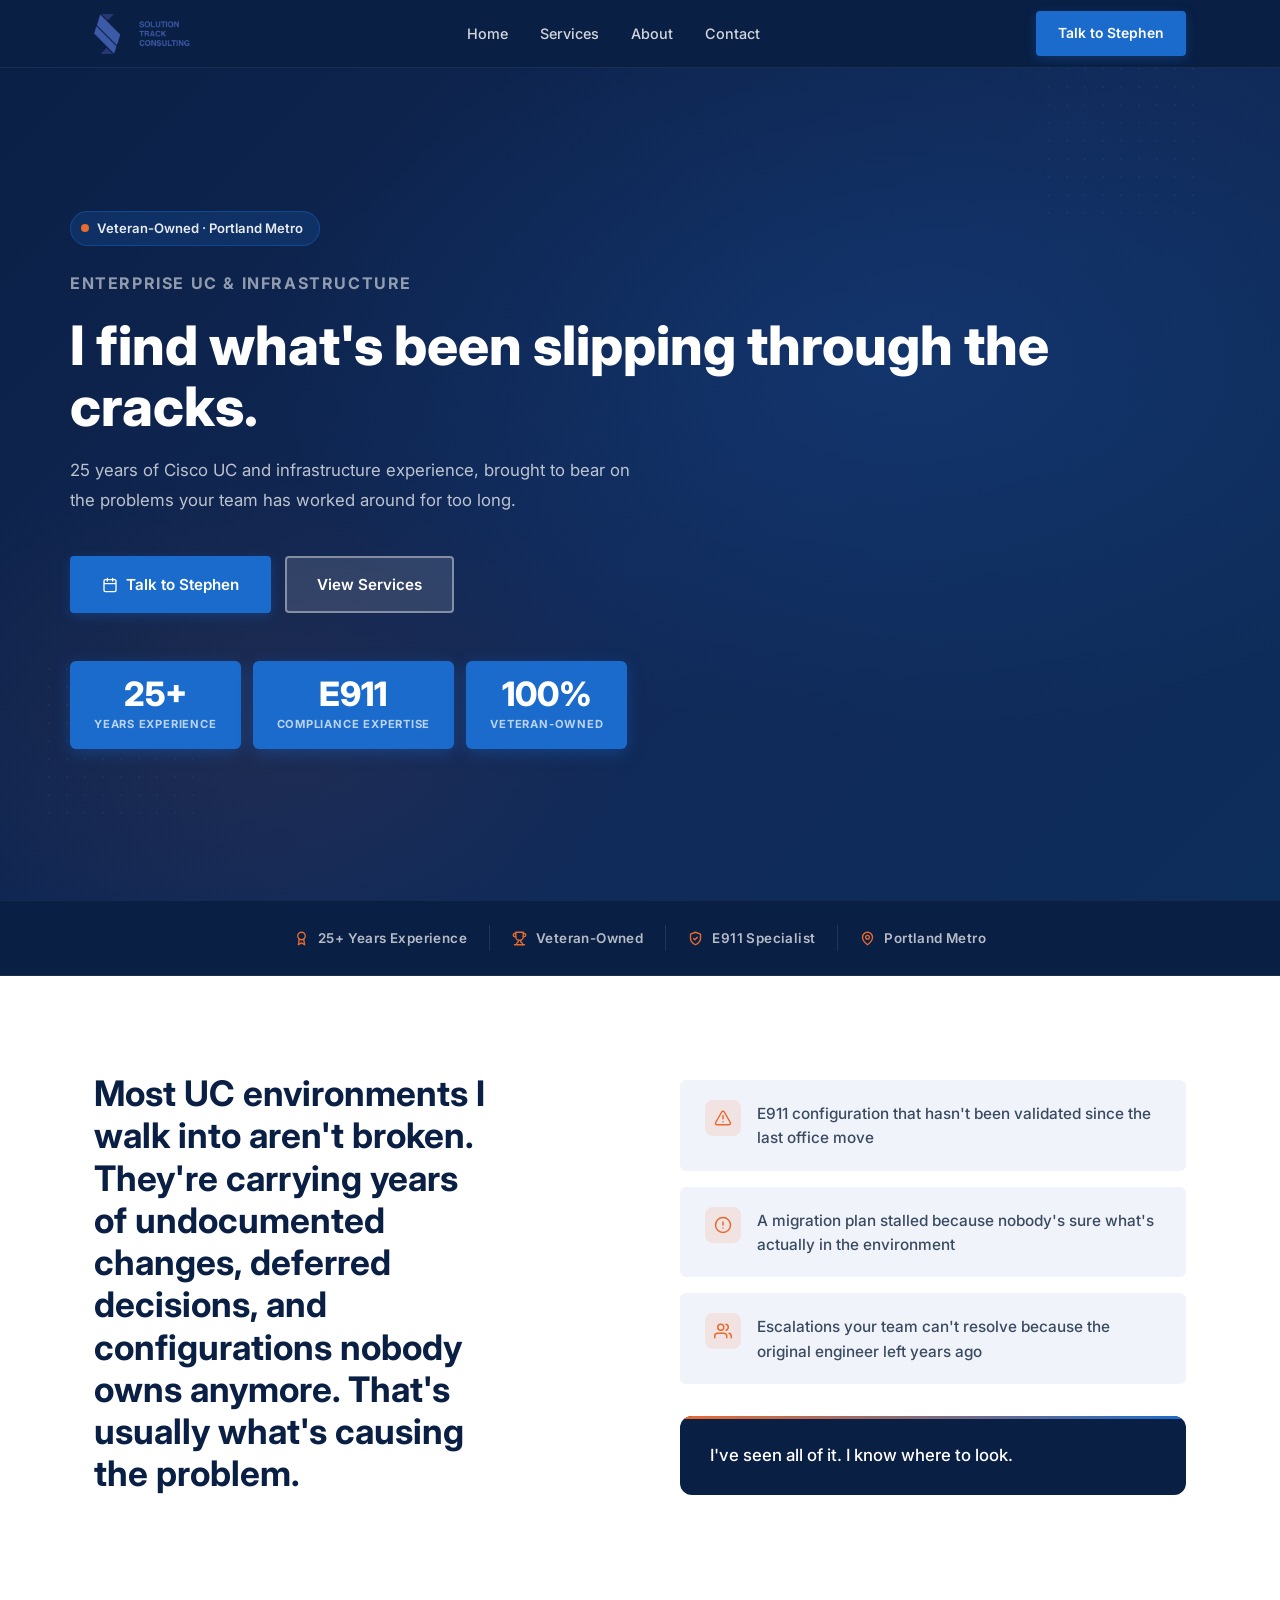
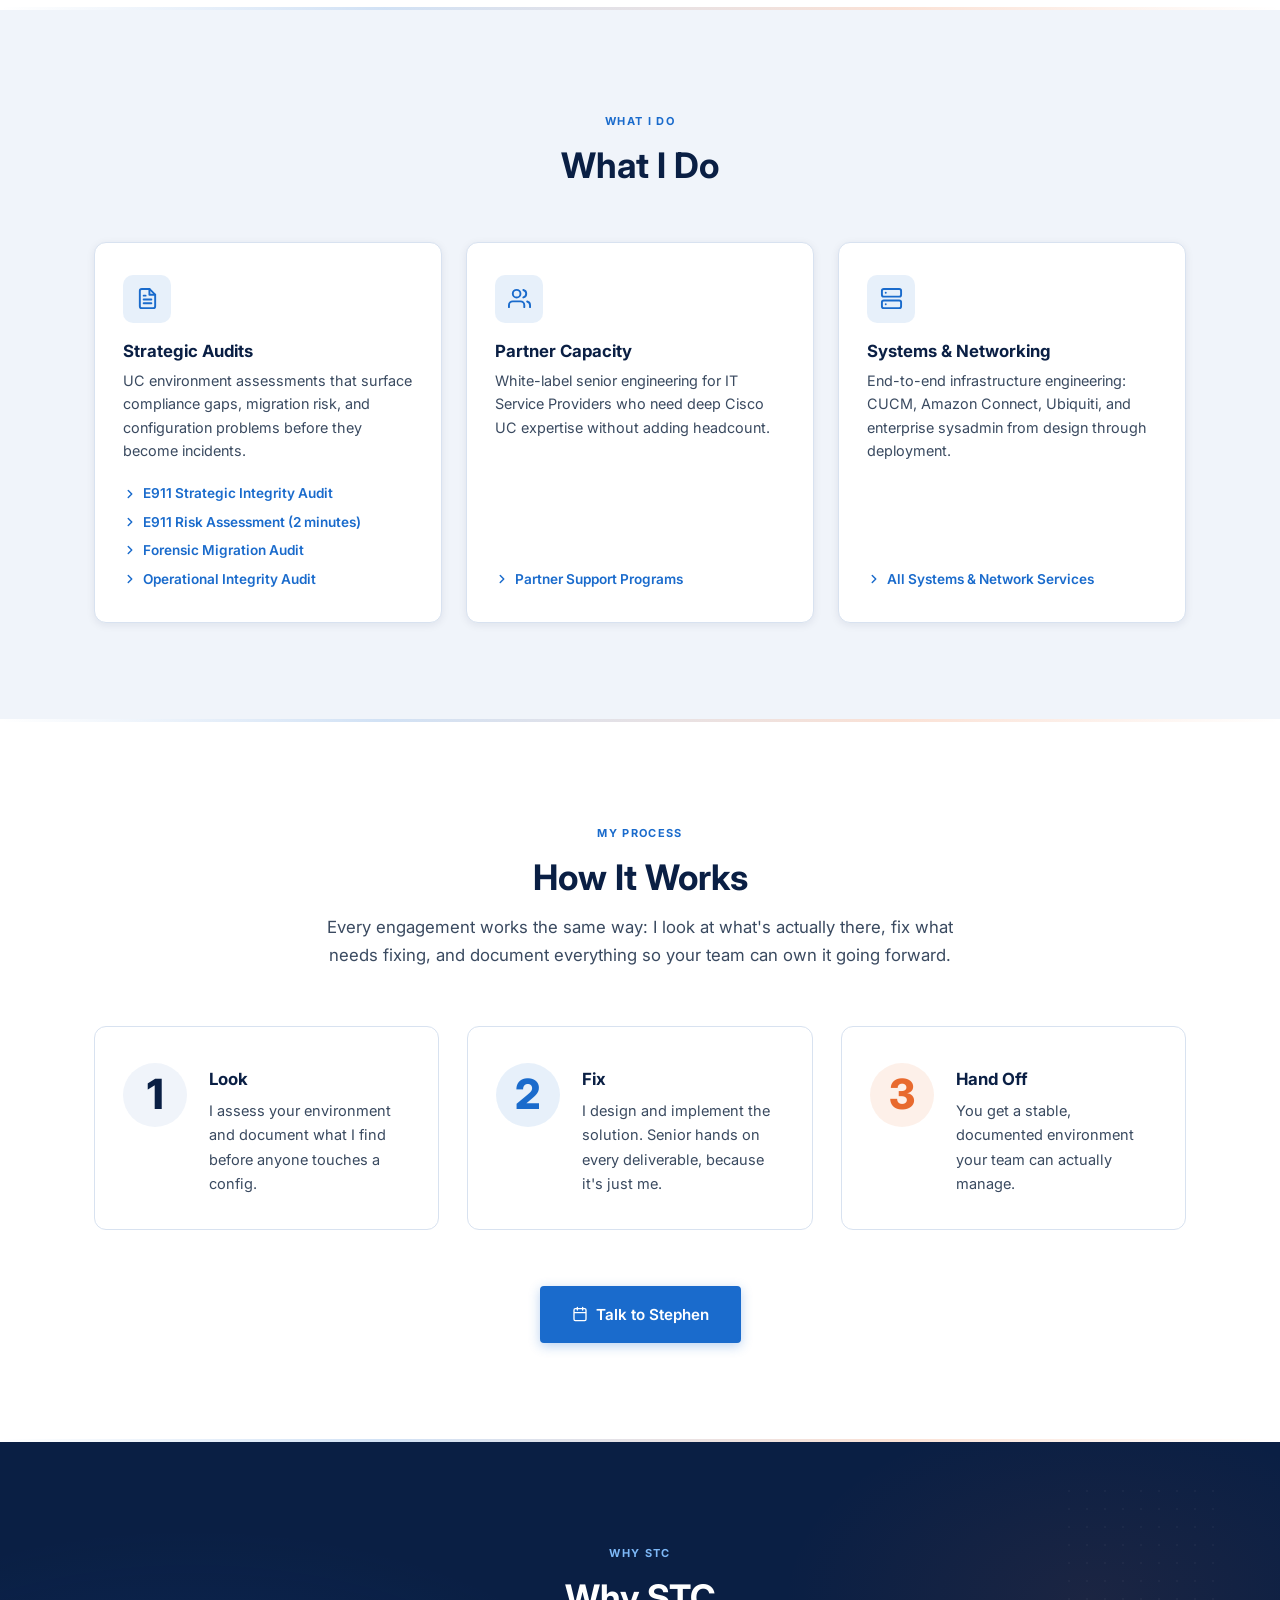
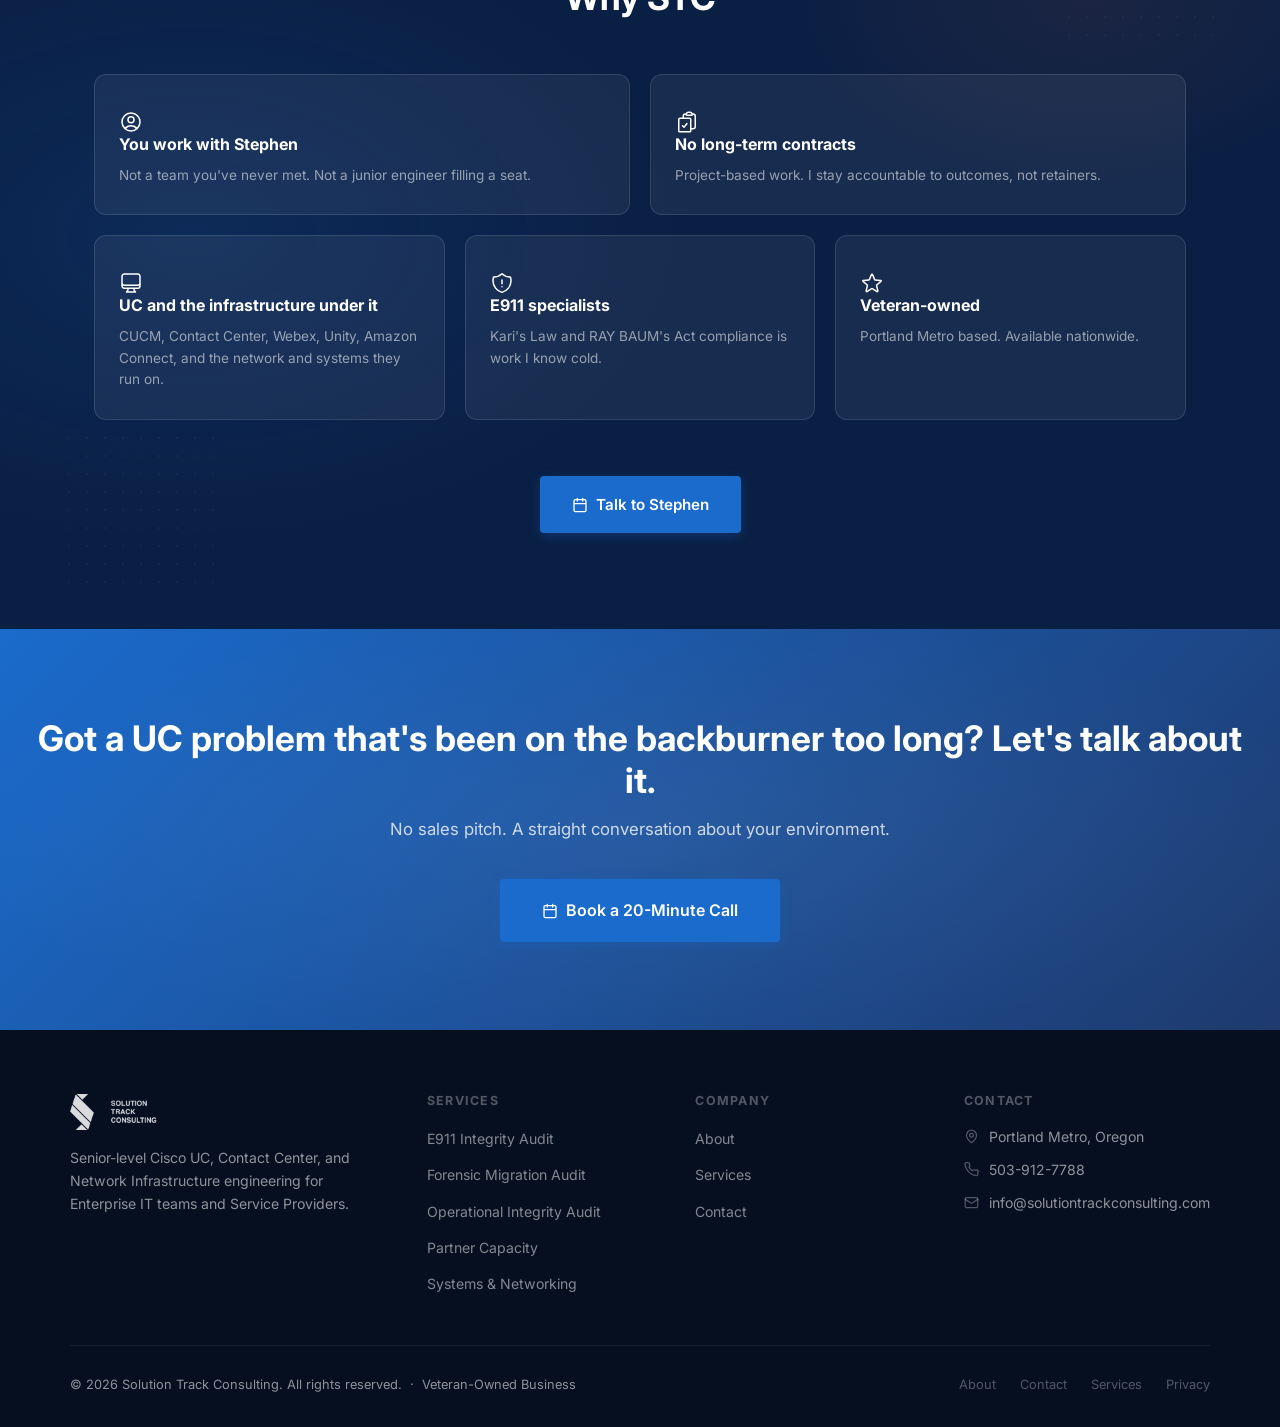
<file: index.html>
<!DOCTYPE html>
<html lang="en">
<head>
  <meta charset="UTF-8" />
  <meta name="viewport" content="width=device-width, initial-scale=1.0" />
  <title>Cisco UC &amp; Infrastructure Consulting | Solution Track Consulting</title>
  <meta name="description" content="Senior-level Cisco UC, Contact Center, and E911 compliance engineering for enterprise IT teams and service providers. Based in Portland. Available nationwide.">
  <link rel="canonical" href="https://www.solutiontrackconsulting.com/">
  <meta property="og:type" content="website">
  <meta property="og:site_name" content="Solution Track Consulting">
  <meta property="og:title" content="Cisco UC &amp; Infrastructure Consulting | Solution Track Consulting">
  <meta property="og:description" content="Senior-level Cisco UC, Contact Center, and E911 compliance engineering for enterprise IT teams and service providers. Based in Portland. Available nationwide.">
  <meta property="og:url" content="https://www.solutiontrackconsulting.com/">
  <meta property="og:image" content="https://www.solutiontrackconsulting.com/img/stc-social-card.jpg">
  <meta property="og:image:width" content="1200">
  <meta property="og:image:height" content="630">
  <meta name="twitter:card" content="summary_large_image">
  <meta name="twitter:title" content="Cisco UC &amp; Infrastructure Consulting | Solution Track Consulting">
  <meta name="twitter:description" content="Senior-level Cisco UC, Contact Center, and E911 compliance engineering for enterprise IT teams and service providers. Based in Portland. Available nationwide.">
  <meta name="twitter:image" content="https://www.solutiontrackconsulting.com/img/stc-social-card.jpg">
<script async src="https://www.googletagmanager.com/gtag/js?id=G-0S3B57YQPV"></script>
  <script>
    window.dataLayer = window.dataLayer || [];
    function gtag(){dataLayer.push(arguments);}
    gtag('js', new Date());
    gtag('config', 'G-0S3B57YQPV');
  </script>
<script type="application/ld+json">
{
  "@context": "https://schema.org",
  "@type": "ProfessionalService",
  "@id": "https://www.solutiontrackconsulting.com/#organization",
  "name": "Solution Track Consulting",
  "description": "Senior-level Cisco UC, Contact Center, and E911 compliance engineering for enterprise IT teams and service providers.",
  "url": "https://www.solutiontrackconsulting.com",
  "telephone": "+15039127788",
  "email": "info@solutiontrackconsulting.com",
  "address": {
    "@type": "PostalAddress",
    "addressLocality": "Portland",
    "addressRegion": "OR",
    "addressCountry": "US"
  },
  "areaServed": "US",
  "founder": { "@type": "Person", "name": "Stephen Frahm" },
  "knowsAbout": ["Cisco UC","CUCM","Webex Calling","Contact Center","E911 Compliance","Kari's Law","RAY BAUM's Act","UC Migration"]
}
  </script>
  <link rel="preconnect" href="https://fonts.googleapis.com" />
  <link rel="icon" type="image/x-icon" href="favicon.ico">
  <link rel="icon" type="image/png" sizes="32x32" href="favicon-32x32.png">
  <link rel="icon" type="image/png" sizes="16x16" href="favicon-16x16.png">
  <link rel="apple-touch-icon" sizes="180x180" href="apple-touch-icon.png">
  <link rel="preconnect" href="https://fonts.gstatic.com" crossorigin />
  <link href="https://fonts.googleapis.com/css2?family=Inter:wght@400;500;600;700;800&display=swap" rel="stylesheet" />

  <style>
    /* ─── Reset & Base ─────────────────────────────────────────────────── */
    *, *::before, *::after { box-sizing: border-box; margin: 0; padding: 0; }

    :root {
      --navy:        #0a1f44;
      --navy-mid:    #112958;
      --navy-light:  #1e3a6e;
      --blue:        #1a6bcc;
      --blue-hover:  #145db3;
      --orange:      #e86a2e;
      --orange-hover:#d05a20;
      --bg-alt:      #f0f4fa;
      --bg-white:    #ffffff;
      --text-dark:   #0d1b2e;
      --text-mid:    #3a4a60;
      --text-light:  #6b7a96;
      --border:      #d8e2f0;
      --radius:      6px;
      --radius-lg:   12px;
      --shadow-sm:   0 2px 8px rgba(10,31,68,.08);
      --shadow-md:   0 6px 24px rgba(10,31,68,.13);
      --shadow-lg:   0 16px 48px rgba(10,31,68,.18);
      --font:        'Inter', system-ui, -apple-system, sans-serif;
      --max-w:       1140px;
      --section-pad: 96px 24px;
    }

    html { scroll-behavior: smooth; }

    body {
      font-family: var(--font);
      font-size: 16px;
      line-height: 1.65;
      color: var(--text-dark);
      background: var(--bg-white);
      -webkit-font-smoothing: antialiased;
    }

    img { display: block; max-width: 100%; }
    a { color: inherit; text-decoration: none; }

    .container {
      width: 100%;
      max-width: var(--max-w);
      margin: 0 auto;
      padding: 0 24px;
    }

    /* ─── Typography helpers ────────────────────────────────────────────── */
    .eyebrow {
      display: inline-block;
      font-size: 11px;
      font-weight: 700;
      letter-spacing: .12em;
      text-transform: uppercase;
      color: var(--blue);
      margin-bottom: 14px;
    }

    h1, h2, h3, h4 { line-height: 1.2; font-weight: 700; }

    .section-title {
      font-size: clamp(1.65rem, 3vw, 2.2rem);
      color: var(--navy);
      margin-bottom: 16px;
    }
    .section-subtitle {
      font-size: 1.05rem;
      color: var(--text-mid);
      max-width: 640px;
    }
    .section-header {
      text-align: center;
      margin-bottom: 56px;
    }
    .section-header .section-subtitle { margin: 0 auto; }

    /* ─── Buttons ───────────────────────────────────────────────────────── */
    .btn {
      display: inline-flex;
      align-items: center;
      gap: 8px;
      padding: 14px 30px;
      border-radius: 4px;
      font-family: var(--font);
      font-size: .95rem;
      font-weight: 600;
      cursor: pointer;
      border: 2px solid transparent;
      transition: background .2s, color .2s, border-color .2s, box-shadow .2s, transform .15s;
      white-space: nowrap;
    }
    .btn:hover { transform: translateY(-2px); }
    .btn:active { transform: translateY(0); }

    /* Primary: blue → orange on hover */
    .btn-primary {
      background: var(--blue);
      color: #fff;
      border-color: var(--blue);
      box-shadow: 0 3px 12px rgba(26,107,204,.30);
    }
    .btn-primary:hover {
      background: var(--orange);
      border-color: var(--orange);
      box-shadow: 0 6px 20px rgba(232,106,46,.40);
    }

    .btn-outline {
      background: transparent;
      color: var(--blue);
      border-color: var(--blue);
    }
    .btn-outline:hover {
      background: var(--blue);
      color: #fff;
    }

    .btn-ghost {
      background: rgba(255,255,255,.12);
      color: #fff;
      border-color: rgba(255,255,255,.4);
    }
    .btn-ghost:hover {
      background: rgba(255,255,255,.22);
      border-color: rgba(255,255,255,.7);
    }

    /* ─── Dot accent decoration ─────────────────────────────────────────── */
    .dots-accent {
      position: absolute;
      width: 160px;
      height: 160px;
      background-image: radial-gradient(circle, var(--blue) 1.5px, transparent 1.5px);
      background-size: 18px 18px;
      opacity: .13;
      pointer-events: none;
    }

    /* ─── NAV ───────────────────────────────────────────────────────────── */
    .site-nav {
      position: fixed;
      top: 0; left: 0; right: 0;
      z-index: 1000;
      background: rgba(10,31,68,.97);
      backdrop-filter: blur(12px);
      border-bottom: 1px solid rgba(255,255,255,.07);
      height: 68px;
      display: flex;
      align-items: center;
      transition: box-shadow .3s;
    }

    .nav-inner {
      display: flex;
      align-items: center;
      justify-content: space-between;
      width: 100%;
      max-width: var(--max-w);
      margin: 0 auto;
      padding: 0 24px;
    }

    .nav-logo img { height: 40px; width: auto; }

    .nav-links {
      display: flex;
      align-items: center;
      gap: 4px;
      list-style: none;
    }
    .nav-links a {
      padding: 8px 14px;
      border-radius: 6px;
      font-size: .9rem;
      font-weight: 500;
      color: rgba(255,255,255,.82);
      transition: color .2s, background .2s;
    }
    .nav-links a:hover { color: #fff; background: rgba(255,255,255,.08); }

    .nav-cta { margin-left: 8px; }
    .nav-cta .btn { padding: 9px 20px; font-size: .87rem; }

    /* Hamburger */
    .nav-toggle {
      display: none;
      flex-direction: column;
      gap: 5px;
      cursor: pointer;
      padding: 6px;
      background: none;
      border: none;
    }
    .nav-toggle span {
      display: block;
      width: 24px; height: 2px;
      background: #fff;
      border-radius: 2px;
      transition: transform .25s, opacity .25s;
    }
    .nav-toggle.open span:nth-child(1) { transform: translateY(7px) rotate(45deg); }
    .nav-toggle.open span:nth-child(2) { opacity: 0; }
    .nav-toggle.open span:nth-child(3) { transform: translateY(-7px) rotate(-45deg); }

    .nav-mobile {
      display: none;
      flex-direction: column;
      background: rgba(10,31,68,.99);
      position: fixed;
      top: 68px; left: 0; right: 0;
      z-index: 999;
      padding: 16px 24px 28px;
      border-bottom: 1px solid rgba(255,255,255,.08);
      box-shadow: 0 12px 32px rgba(0,0,0,.4);
    }
    .nav-mobile.open { display: flex; }
    .nav-mobile a {
      padding: 14px 0;
      color: rgba(255,255,255,.82);
      font-size: 1rem;
      font-weight: 500;
      border-bottom: 1px solid rgba(255,255,255,.07);
      transition: color .15s;
    }
    .nav-mobile a:last-of-type { border-bottom: none; }
    .nav-mobile a:hover { color: #fff; }
    .nav-mobile .btn {
      margin-top: 16px;
      justify-content: center;
      width: 100%;
    }

    /* ─── HERO ──────────────────────────────────────────────────────────── */
    .hero {
      position: relative;
      min-height: 100vh;
      display: flex;
      align-items: center;
      padding: 140px 24px 80px;
      background: var(--navy);
      background: linear-gradient(135deg, #0a1f44 0%, #112958 55%, #0d2d5a 100%);
      overflow: hidden;
    }

    .hero::before {
      content: '';
      position: absolute;
      inset: 0;
      background:
        radial-gradient(ellipse 70% 60% at 70% 40%, rgba(26,107,204,.18) 0%, transparent 70%),
        radial-gradient(ellipse 50% 50% at 20% 80%, rgba(232,106,46,.07) 0%, transparent 60%);
      pointer-events: none;
    }

    .hero-dots-1 { top: 60px; right: 80px; }
    .hero-dots-2 { bottom: 80px; left: 40px; }

    .hero-inner {
      position: relative;
      z-index: 1;
      max-width: var(--max-w);
      margin: 0 auto;
      width: 100%;
    }

    .hero-badge {
      display: inline-flex;
      align-items: center;
      gap: 8px;
      background: rgba(26,107,204,.2);
      border: 1px solid rgba(26,107,204,.4);
      border-radius: 40px;
      padding: 6px 16px 6px 10px;
      font-size: .82rem;
      font-weight: 600;
      color: rgba(255,255,255,.9);
      margin-bottom: 24px;
    }
    .hero-badge-dot {
      width: 8px; height: 8px;
      background: var(--orange);
      border-radius: 50%;
      flex-shrink: 0;
    }

    .hero-tagline {
      font-size: 1rem;
      font-weight: 700;
      color: rgba(255,255,255,.55);
      letter-spacing: .1em;
      text-transform: uppercase;
      margin-bottom: 18px;
    }

    .hero-title {
      font-size: clamp(2rem, 4.5vw, 3.4rem);
      color: #fff;
      line-height: 1.12;
      margin-bottom: 20px;
      font-weight: 800;
    }
    .hero-title span { color: var(--orange); }

    .hero-desc {
      font-size: 1.05rem;
      color: rgba(255,255,255,.72);
      max-width: 560px;
      margin-bottom: 40px;
      line-height: 1.78;
    }

    .hero-actions {
      display: flex;
      gap: 14px;
      flex-wrap: wrap;
      margin-bottom: 48px;
    }

    /* Stat bubbles — blue inline-flex cards */
    .hero-stats {
      display: flex;
      flex-wrap: wrap;
      gap: 12px;
    }
    .hero-stat {
      display: inline-flex;
      flex-direction: column;
      align-items: center;
      justify-content: center;
      background: var(--blue);
      border-radius: var(--radius);
      padding: 16px 24px;
      min-width: 100px;
      box-shadow: 0 4px 16px rgba(26,107,204,.35);
    }
    .hero-stat-number {
      font-size: 2.1rem;
      font-weight: 800;
      color: #fff;
      line-height: 1;
      margin-bottom: 4px;
    }
    .hero-stat-label {
      font-size: .7rem;
      font-weight: 700;
      color: rgba(255,255,255,.7);
      text-transform: uppercase;
      letter-spacing: .07em;
      text-align: center;
    }

    /* Hero right panel */
    .hero-logo-area {
      display: flex;
      flex-direction: column;
      align-items: center;
      gap: 24px;
    }
    .hero-logo-card {
      background: rgba(255,255,255,.06);
      border: 1px solid rgba(255,255,255,.12);
      border-radius: var(--radius-lg);
      padding: 44px 52px;
      display: flex;
      flex-direction: column;
      align-items: center;
      gap: 22px;
      width: 100%;
      backdrop-filter: blur(8px);
    }
    .hero-logo-card img {
      max-height: 54px;
      width: auto;
      filter: brightness(0) invert(1);
      opacity: .92;
    }
    .hero-logo-divider {
      width: 40px; height: 1px;
      background: rgba(255,255,255,.18);
    }

    /* ─── TRUST BAR ─────────────────────────────────────────────────────── */
    .trust-bar {
      background: var(--navy);
      border-top: 1px solid rgba(255,255,255,.05);
      border-bottom: 1px solid rgba(255,255,255,.06);
      padding: 18px 24px;
    }
    .trust-bar-inner {
      display: flex;
      align-items: center;
      justify-content: center;
      flex-wrap: wrap;
      max-width: var(--max-w);
      margin: 0 auto;
    }
    .trust-item {
      display: flex;
      align-items: center;
      gap: 9px;
      padding: 8px 22px;
      font-size: .84rem;
      font-weight: 600;
      color: rgba(255,255,255,.7);
      letter-spacing: .03em;
    }
    .trust-item-icon {
      color: var(--orange);
      display: flex;
      align-items: center;
      flex-shrink: 0;
    }
    .trust-sep {
      width: 1px; height: 26px;
      background: rgba(255,255,255,.1);
      flex-shrink: 0;
    }

    /* ─── WHO WE SERVE ──────────────────────────────────────────────────── */
    .serve-section {
      background: var(--bg-alt);
      padding: var(--section-pad);
      position: relative;
      overflow: hidden;
    }
    .serve-section .dots-accent { bottom: 32px; right: 48px; opacity: .1; }

    .serve-grid {
      display: grid;
      grid-template-columns: 1fr 1fr;
      gap: 32px;
      max-width: var(--max-w);
      margin: 0 auto;
    }

    .serve-card {
      background: var(--bg-white);
      border: 1px solid var(--border);
      border-radius: var(--radius-lg);
      padding: 36px 36px 32px;
      position: relative;
      overflow: hidden;
      transition: box-shadow .25s, transform .2s;
    }
    .serve-card:hover {
      box-shadow: var(--shadow-md);
      transform: translateY(-3px);
    }
    .serve-card::before {
      content: none;
    }

    .serve-card-emoji {
      font-size: 2.4rem;
      margin-bottom: 16px;
      display: block;
      line-height: 1;
    }
    .serve-card h3 {
      font-size: 1.25rem;
      color: var(--navy);
      margin-bottom: 12px;
    }
    .serve-card p {
      font-size: .97rem;
      color: var(--text-mid);
      line-height: 1.7;
    }

    /* ─── PAIN POINTS ───────────────────────────────────────────────────── */
    .pain-section {
      background: var(--bg-white);
      padding: var(--section-pad);
      position: relative;
      overflow: hidden;
    }

    .pain-inner {
      max-width: var(--max-w);
      margin: 0 auto;
      display: grid;
      grid-template-columns: 1fr 1fr;
      gap: 80px;
      align-items: start;
    }

    .pain-list {
      display: flex;
      flex-direction: column;
      gap: 16px;
      margin-top: 8px;
    }

    .pain-item {
      display: flex;
      gap: 16px;
      align-items: flex-start;
      padding: 20px 22px;
      border-radius: var(--radius);
      background: var(--bg-alt);
      border-left: 3px solid transparent;
      transition: border-color .2s, box-shadow .2s;
    }
    .pain-item:hover {
      border-left-color: var(--orange);
      box-shadow: var(--shadow-sm);
    }
    .pain-icon {
      width: 36px; height: 36px;
      background: rgba(232,106,46,.12);
      border-radius: 8px;
      display: flex;
      align-items: center;
      justify-content: center;
      flex-shrink: 0;
      color: var(--orange);
    }
    .pain-icon svg { width: 18px; height: 18px; }
    .pain-text {
      font-size: .96rem;
      color: var(--text-mid);
      line-height: 1.58;
      font-weight: 500;
      padding-top: 2px;
    }

    .pain-close {
      margin-top: 32px;
      padding: 26px 30px;
      background: var(--navy);
      border-radius: var(--radius-lg);
      color: #fff;
      font-size: 1.05rem;
      line-height: 1.65;
      font-weight: 500;
      position: relative;
      overflow: hidden;
    }
    .pain-close::before {
      content: '';
      position: absolute;
      top: 0; left: 0; right: 0;
      height: 3px;
      background: linear-gradient(90deg, var(--orange), var(--blue));
    }
    .pain-close em {
      font-style: normal;
      color: var(--orange);
      font-weight: 700;
    }

    /* ─── SERVICES GRID ─────────────────────────────────────────────────── */
    .services-section {
      background: var(--bg-alt);
      padding: var(--section-pad);
      position: relative;
      overflow: hidden;
    }

    .services-grid {
      display: grid;
      grid-template-columns: repeat(3, 1fr);
      gap: 24px;
      max-width: var(--max-w);
      margin: 0 auto;
    }

    .service-card {
      background: var(--bg-white);
      border-radius: var(--radius-lg);
      padding: 32px 28px;
      border: 1px solid var(--border);
      box-shadow: var(--shadow-sm);
      transition: box-shadow .25s, transform .2s, border-color .2s;
      display: flex;
      flex-direction: column;
    }
    .service-card:hover {
      box-shadow: var(--shadow-md);
      transform: translateY(-4px);
      border-color: rgba(26,107,204,.25);
    }

    .service-card-icon {
      width: 48px; height: 48px;
      background: rgba(26,107,204,.1);
      border-radius: 10px;
      display: flex;
      align-items: center;
      justify-content: center;
      margin-bottom: 18px;
      color: var(--blue);
    }
    .service-card-icon svg { width: 23px; height: 23px; }

    .service-card h3 {
      color: var(--navy);
      margin-bottom: 8px;
      font-size: 1.05rem;
    }
    .service-card-desc {
      font-size: .9rem;
      color: var(--text-mid);
      line-height: 1.62;
      margin-bottom: 20px;
      flex: 1;
    }
    .service-links { display: flex; flex-direction: column; gap: 6px; }
    .service-link {
      display: flex;
      align-items: center;
      gap: 6px;
      font-size: .85rem;
      font-weight: 600;
      color: var(--blue);
      transition: gap .15s, color .15s;
    }
    .service-link:hover { gap: 10px; color: var(--blue-hover); }
    .service-link svg { width: 14px; height: 14px; flex-shrink: 0; }

    /* ─── HOW IT WORKS ──────────────────────────────────────────────────── */
    .how-section {
      background: var(--bg-white);
      padding: var(--section-pad);
      position: relative;
      overflow: hidden;
    }

    .how-steps {
      display: grid;
      grid-template-columns: repeat(3, 1fr);
      gap: 28px;
      max-width: var(--max-w);
      margin: 0 auto 56px;
    }

    .how-step {
      background: var(--bg-white);
      border-radius: var(--radius-lg);
      border: 1px solid var(--border);
      padding: 36px 28px 32px;
      transition: box-shadow .25s, border-color .2s;
      display: flex;
      flex-direction: row;
      align-items: flex-start;
      gap: 22px;
    }
    .how-step:hover {
      box-shadow: var(--shadow-md);
      border-color: rgba(26,107,204,.3);
    }

    .how-step-number {
      flex-shrink: 0;
      width: 64px; height: 64px;
      background: var(--bg-alt);
      border-radius: 50%;
      display: flex;
      align-items: center;
      justify-content: center;
      font-size: 2.6rem;
      font-weight: 800;
      color: var(--navy);
      line-height: 1;
    }
    .how-step:nth-child(2) .how-step-number { color: var(--blue); background: rgba(26,107,204,.1); }
    .how-step:nth-child(3) .how-step-number { color: var(--orange); background: rgba(232,106,46,.1); }

    .how-step-body { flex: 1; }
    .how-step-body h3 {
      color: var(--navy);
      font-size: 1.05rem;
      margin-bottom: 10px;
      margin-top: 6px;
    }
    .how-step-body p {
      font-size: .91rem;
      color: var(--text-mid);
      line-height: 1.68;
    }

    .how-cta { text-align: center; }

    /* ─── DIFFERENTIATORS (WHY STC) ─────────────────────────────────────── */
    .diff-section {
      background: var(--navy);
      padding: var(--section-pad);
      position: relative;
      overflow: hidden;
    }
    .diff-section::before {
      content: '';
      position: absolute;
      inset: 0;
      background:
        radial-gradient(ellipse 60% 60% at 15% 50%, rgba(26,107,204,.15) 0%, transparent 65%),
        radial-gradient(ellipse 40% 40% at 85% 20%, rgba(232,106,46,.08) 0%, transparent 60%);
      pointer-events: none;
    }

    .diff-dots-1 {
      top: 40px; right: 60px;
      background-image: radial-gradient(circle, rgba(255,255,255,.25) 1.5px, transparent 1.5px);
    }
    .diff-dots-2 {
      bottom: 40px; left: 60px;
      background-image: radial-gradient(circle, rgba(255,255,255,.25) 1.5px, transparent 1.5px);
    }

    .diff-section .section-title { color: #fff; }
    .diff-section .section-subtitle { color: rgba(255,255,255,.6); }

    /* 2-up top row, 3-up bottom row via 6-col base grid */
    .diff-grid {
      display: grid;
      grid-template-columns: repeat(6, 1fr);
      gap: 20px;
      max-width: var(--max-w);
      margin: 0 auto 56px;
      position: relative;
      z-index: 1;
    }
    .diff-card:nth-child(1),
    .diff-card:nth-child(2) { grid-column: span 3; }
    .diff-card:nth-child(3),
    .diff-card:nth-child(4),
    .diff-card:nth-child(5) { grid-column: span 2; }

    .diff-card {
      background: rgba(255,255,255,.06);
      border: 1px solid rgba(255,255,255,.12);
      border-radius: var(--radius-lg);
      padding: 32px 24px 28px;
      transition: background .25s, border-color .2s, transform .2s;
    }
    .diff-card:hover {
      background: rgba(255,255,255,.1);
      border-color: rgba(255,255,255,.22);
      transform: translateY(-4px);
    }

    .diff-card-emoji {
      font-size: 2.2rem;
      display: block;
      margin-bottom: 16px;
      line-height: 1;
    }

    .diff-card h3 {
      font-size: 1rem;
      font-weight: 700;
      color: #fff;
      margin-bottom: 10px;
      line-height: 1.3;
    }
    .diff-card p {
      font-size: .85rem;
      color: rgba(255,255,255,.55);
      line-height: 1.6;
    }

    .diff-cta { text-align: center; position: relative; z-index: 1; }

    /* ─── CTA BAND ──────────────────────────────────────────────────────── */
    .cta-band {
      background: linear-gradient(135deg, var(--blue) 0%, var(--navy-light) 100%);
      padding: 88px 24px;
      text-align: center;
      position: relative;
      overflow: hidden;
    }
    .cta-band::before {
      content: '';
      position: absolute;
      inset: 0;
      background: radial-gradient(ellipse 80% 80% at 50% 50%, rgba(255,255,255,.05) 0%, transparent 70%);
    }

    .cta-band h2 { color: #fff; margin-bottom: 14px; position: relative; font-size: clamp(1.6rem, 3vw, 2.2rem); }
    .cta-band p  {
      color: rgba(255,255,255,.78);
      font-size: 1.05rem;
      margin-bottom: 36px;
      max-width: 540px;
      margin-left: auto;
      margin-right: auto;
      position: relative;
    }
    .cta-band .btn {
      font-size: 1rem;
      padding: 16px 40px;
      position: relative;
    }

    /* ─── FOOTER ────────────────────────────────────────────────────────── */
    .site-footer {
      background: #060f20;
      padding: 64px 24px 32px;
      color: rgba(255,255,255,.55);
    }
    .footer-inner { max-width: var(--max-w); margin: 0 auto; }

    .footer-top {
      display: grid;
      grid-template-columns: 1.4fr 1fr 1fr 1fr;
      gap: 48px;
      padding-bottom: 48px;
      border-bottom: 1px solid rgba(255,255,255,.07);
    }

    .footer-brand img {
      height: 36px; width: auto;
      filter: brightness(0) invert(1);
      opacity: .85;
      margin-bottom: 16px;
    }
    .footer-brand p {
      font-size: .88rem;
      line-height: 1.65;
      margin-bottom: 20px;
    }
    .footer-badge img {
      width: 80px;
      height: auto;
    }

    .footer-col h4 {
      font-size: .78rem;
      font-weight: 700;
      letter-spacing: .1em;
      text-transform: uppercase;
      color: rgba(255,255,255,.3);
      margin-bottom: 16px;
    }
    .footer-col ul { list-style: none; display: flex; flex-direction: column; gap: 10px; }
    .footer-col ul li a {
      font-size: .88rem;
      color: rgba(255,255,255,.5);
      transition: color .15s;
    }
    .footer-col ul li a:hover { color: rgba(255,255,255,.9); }

    .footer-contact p {
      display: flex;
      align-items: center;
      gap: 10px;
      font-size: .88rem;
      margin-bottom: 10px;
    }
    .footer-contact svg { width: 15px; height: 15px; flex-shrink: 0; color: rgba(255,255,255,.3); }
    .footer-contact a { transition: color .15s; }
    .footer-contact a:hover { color: rgba(255,255,255,.9); }

    .footer-bottom {
      padding-top: 28px;
      display: flex;
      align-items: center;
      justify-content: space-between;
      flex-wrap: wrap;
      gap: 12px;
    }
    .footer-bottom p { font-size: .8rem; }
    .footer-bottom-links { display: flex; gap: 24px; }
    .footer-bottom-links a {
      font-size: .8rem;
      color: rgba(255,255,255,.3);
      transition: color .15s;
    }
    .footer-bottom-links a:hover { color: rgba(255,255,255,.7); }

    /* ─── Section divider ───────────────────────────────────────────────── */
    .section-divider {
      height: 3px;
      background: linear-gradient(90deg, transparent, var(--blue) 30%, var(--orange) 70%, transparent);
      opacity: .2;
    }

    /* ─── Responsive ────────────────────────────────────────────────────── */
    @media (max-width: 900px) {
      .serve-grid        { grid-template-columns: 1fr; }
      .pain-inner        { grid-template-columns: 1fr; gap: 48px; }
      .services-grid     { grid-template-columns: 1fr; }
      .how-steps         { grid-template-columns: 1fr; }
      .diff-grid         { grid-template-columns: repeat(3, 1fr); }
      .diff-card:nth-child(1),
      .diff-card:nth-child(2),
      .diff-card:nth-child(3),
      .diff-card:nth-child(4),
      .diff-card:nth-child(5) { grid-column: span 1; }
      .footer-top        { grid-template-columns: 1fr 1fr; }
    }

    @media (max-width: 680px) {
      :root { --section-pad: 72px 20px; }
      .nav-links, .nav-cta { display: none; }
      .nav-toggle { display: flex; }
      .hero { padding: 108px 20px 80px; }
      .hero-title { font-size: 2rem; }
      .hero-stats { gap: 10px; }
      .hero-stat { padding: 14px 18px; min-width: 88px; }
      .hero-stat-number { font-size: 1.8rem; }
      .trust-item { padding: 8px 12px; font-size: .8rem; }
      .trust-sep { display: none; }
      .diff-grid { grid-template-columns: 1fr; }
      .footer-top { grid-template-columns: 1fr; }
      .footer-bottom { flex-direction: column; align-items: flex-start; }
    }

    @media (max-width: 480px) {
      .hero-actions { flex-direction: column; }
      .hero-actions .btn { width: 100%; justify-content: center; }
      .hero-stats { flex-direction: column; align-items: flex-start; }
      .hero-stat { width: 100%; flex-direction: row; justify-content: flex-start; gap: 12px; }
      .hero-stat-number { font-size: 1.6rem; margin-bottom: 0; }
    }

    /* ─── Page Transition ───────────────────────────────────────────────── */
    body { animation: pageFadeIn 0.4s ease; }
    @keyframes pageFadeIn {
      from { opacity: 0; }
      to   { opacity: 1; }
    }
    body.fade-out {
      opacity: 0;
      transition: opacity 0.25s ease;
    }
    @media (prefers-reduced-motion: reduce) {
      html { scroll-behavior: auto; }
      body { animation: none; }
      body.fade-out { opacity: 1; transition: none; }
      .reveal, .fade-up { opacity: 1; transform: none; transition: none; }
    }
    /* ─── Scroll Reveal ─────────────────────────────────────────────────── */
    .reveal {
      opacity: 0;
      transform: translateY(24px);
      transition: opacity 0.5s ease, transform 0.5s ease;
    }
    .reveal.visible {
      opacity: 1;
      transform: translateY(0);
    }
    .icon {
      display: inline-block;
      vertical-align: middle;
      width: 24px;
      height: 24px;
      stroke: #1a6bcc;
      stroke-width: 1.5;
      fill: none;
      flex-shrink: 0;
    }
    .icon-white { stroke: #ffffff; }
    .icon-orange { stroke: #e86a2e; }
  </style>
  <noscript><style>.reveal, .fade-up { opacity: 1; transform: none; }</style></noscript>
</head>
<body>

<!-- ═══════════════════════════════════════════════════════════════
     NAV
════════════════════════════════════════════════════════════════ -->
<nav class="site-nav" role="navigation" aria-label="Main navigation">
  <div class="nav-inner">
    <a href="index.html" class="nav-logo" aria-label="Solution Track Consulting home">
      <img src="img/STC-logo-blue2-1.png" alt="Solution Track Consulting" />
    </a>
    <ul class="nav-links" role="list">
      <li><a href="index.html">Home</a></li>
      <li><a href="services.html">Services</a></li>
      <li><a href="about.html">About</a></li>
      <li><a href="contact.html">Contact</a></li>
    </ul>
    <div class="nav-cta">
      <a href="https://outlook.office.com/book/SolutionTrackConsulting1@NETORGFT8412481.onmicrosoft.com/s/bZnD75cqX0WYLCDX9ZqSZA2"
         class="btn btn-primary" target="_blank" rel="noopener">
        Talk to Stephen
      </a>
    </div>
    <button class="nav-toggle" aria-label="Toggle mobile menu" aria-expanded="false" id="navToggle">
      <span></span><span></span><span></span>
    </button>
  </div>
</nav>

<!-- Mobile nav -->
<div class="nav-mobile" id="navMobile" role="dialog" aria-label="Mobile menu">
  <a href="index.html">Home</a>
  <a href="services.html">Services</a>
  <a href="about.html">About</a>
  <a href="contact.html">Contact</a>
  <a href="https://outlook.office.com/book/SolutionTrackConsulting1@NETORGFT8412481.onmicrosoft.com/s/bZnD75cqX0WYLCDX9ZqSZA2"
     class="btn btn-primary" target="_blank" rel="noopener">
    Talk to Stephen
  </a>
</div>


<!-- ═══════════════════════════════════════════════════════════════
     HERO
════════════════════════════════════════════════════════════════ -->
<section class="hero" id="home">
  <div class="dots-accent hero-dots-1"></div>
  <div class="dots-accent hero-dots-2"></div>

  <div class="hero-inner">
    <div class="hero-content">
      <div class="hero-badge">
        <span class="hero-badge-dot"></span>
        Veteran-Owned &middot; Portland Metro
      </div>

      <p class="hero-tagline">Enterprise UC &amp; Infrastructure</p>

      <h1 class="hero-title">
        I find what's been slipping through the cracks.
      </h1>

      <p class="hero-desc">
        25 years of Cisco UC and infrastructure experience, brought to bear on the problems your team has worked around for too long.
      </p>

      <div class="hero-actions">
        <a href="https://outlook.office.com/book/SolutionTrackConsulting1@NETORGFT8412481.onmicrosoft.com/s/bZnD75cqX0WYLCDX9ZqSZA2"
           class="btn btn-primary" target="_blank" rel="noopener">
          <svg xmlns="http://www.w3.org/2000/svg" viewBox="0 0 24 24" fill="none"
               stroke="currentColor" stroke-width="2" stroke-linecap="round"
               stroke-linejoin="round" style="width:16px;height:16px">
            <path d="M8 2v4M16 2v4M3 10h18M5 4h14a2 2 0 0 1 2 2v14a2 2 0 0 1-2 2H5a2 2 0 0 1-2-2V6a2 2 0 0 1 2-2z"/>
          </svg>
          Talk to Stephen
        </a>
        <a href="services.html" class="btn btn-ghost">View Services</a>
      </div>

      <div class="hero-stats">
        <div class="hero-stat">
          <div class="hero-stat-number">25+</div>
          <div class="hero-stat-label">Years Experience</div>
        </div>
        <div class="hero-stat">
          <div class="hero-stat-number">E911</div>
          <div class="hero-stat-label">Compliance Expertise</div>
        </div>
        <div class="hero-stat">
          <div class="hero-stat-number">100%</div>
          <div class="hero-stat-label">Veteran-Owned</div>
        </div>
      </div>
    </div>

  </div>
</section>


<!-- ═══════════════════════════════════════════════════════════════
     TRUST BAR
════════════════════════════════════════════════════════════════════ -->
<div class="trust-bar" aria-label="Trust indicators">
  <div class="trust-bar-inner">
    <div class="trust-item">
      <span class="trust-item-icon">
        <svg xmlns="http://www.w3.org/2000/svg" viewBox="0 0 24 24" fill="none"
             stroke="currentColor" stroke-width="2.2" stroke-linecap="round"
             stroke-linejoin="round" style="width:15px;height:15px">
          <circle cx="12" cy="8" r="6"/><path d="M15.477 12.89 17 22l-5-3-5 3 1.523-9.11"/>
        </svg>
      </span>
      25+ Years Experience
    </div>
    <div class="trust-sep"></div>
    <div class="trust-item">
      <span class="trust-item-icon">
        <svg xmlns="http://www.w3.org/2000/svg" viewBox="0 0 24 24" fill="none"
             stroke="currentColor" stroke-width="2.2" stroke-linecap="round"
             stroke-linejoin="round" style="width:15px;height:15px">
          <path d="M6 9H4.5a2.5 2.5 0 0 1 0-5H6"/><path d="M18 9h1.5a2.5 2.5 0 0 0 0-5H18"/>
          <path d="M4 22h16M10 14.66V17c0 .55-.47.98-.97 1.21C7.85 18.75 7 20.24 7 22"/>
          <path d="M14 14.66V17c0 .55.47.98.97 1.21C16.15 18.75 17 20.24 17 22"/>
          <path d="M18 2H6v7a6 6 0 0 0 12 0V2z"/>
        </svg>
      </span>
      Veteran-Owned
    </div>
    <div class="trust-sep"></div>
    <div class="trust-item">
      <span class="trust-item-icon">
        <svg xmlns="http://www.w3.org/2000/svg" viewBox="0 0 24 24" fill="none"
             stroke="currentColor" stroke-width="2.2" stroke-linecap="round"
             stroke-linejoin="round" style="width:15px;height:15px">
          <path d="M12 22s8-4 8-10V5l-8-3-8 3v7c0 6 8 10 8 10z"/>
          <path d="m9 12 2 2 4-4"/>
        </svg>
      </span>
      E911 Specialist
    </div>
    <div class="trust-sep"></div>
    <div class="trust-item">
      <span class="trust-item-icon">
        <svg xmlns="http://www.w3.org/2000/svg" viewBox="0 0 24 24" fill="none"
             stroke="currentColor" stroke-width="2.2" stroke-linecap="round"
             stroke-linejoin="round" style="width:15px;height:15px">
          <path d="M20 10c0 6-8 12-8 12s-8-6-8-12a8 8 0 0 1 16 0Z"/><circle cx="12" cy="10" r="3"/>
        </svg>
      </span>
      Portland Metro
    </div>
  </div>
</div>


<!-- ═══════════════════════════════════════════════════════════════
     PAIN POINTS
════════════════════════════════════════════════════════════════ -->
<section class="pain-section" id="challenges">
  <div class="container">
    <div class="pain-inner">
      <div>
        <h2 class="section-title" style="max-width:400px;">
          Most UC environments I walk into aren't broken. They're carrying years of undocumented changes, deferred decisions, and configurations nobody owns anymore. That's usually what's causing the problem.
        </h2>
      </div>

      <div>
        <div class="pain-list">
          <div class="pain-item reveal">
            <div class="pain-icon">
              <svg xmlns="http://www.w3.org/2000/svg" viewBox="0 0 24 24" fill="none"
                   stroke="currentColor" stroke-width="2" stroke-linecap="round"
                   stroke-linejoin="round">
                <path d="m21.73 18-8-14a2 2 0 0 0-3.48 0l-8 14A2 2 0 0 0 4 21h16a2 2 0 0 0 1.73-3Z"/>
                <path d="M12 9v4M12 17h.01"/>
              </svg>
            </div>
            <p class="pain-text">E911 configuration that hasn't been validated since the last office move</p>
          </div>

          <div class="pain-item reveal" style="transition-delay:.1s">
            <div class="pain-icon">
              <svg xmlns="http://www.w3.org/2000/svg" viewBox="0 0 24 24" fill="none"
                   stroke="currentColor" stroke-width="2" stroke-linecap="round"
                   stroke-linejoin="round">
                <circle cx="12" cy="12" r="10"/>
                <line x1="12" y1="8" x2="12" y2="12"/>
                <line x1="12" y1="16" x2="12.01" y2="16"/>
              </svg>
            </div>
            <p class="pain-text">A migration plan stalled because nobody's sure what's actually in the environment</p>
          </div>

          <div class="pain-item reveal" style="transition-delay:.2s">
            <div class="pain-icon">
              <svg xmlns="http://www.w3.org/2000/svg" viewBox="0 0 24 24" fill="none"
                   stroke="currentColor" stroke-width="2" stroke-linecap="round"
                   stroke-linejoin="round">
                <path d="M17 21v-2a4 4 0 0 0-4-4H5a4 4 0 0 0-4 4v2"/>
                <circle cx="9" cy="7" r="4"/>
                <path d="M23 21v-2a4 4 0 0 0-3-3.87M16 3.13a4 4 0 0 1 0 7.75"/>
              </svg>
            </div>
            <p class="pain-text">Escalations your team can't resolve because the original engineer left years ago</p>
          </div>
        </div>

        <div class="pain-close reveal">
          I've seen all of it. I know where to look.
        </div>
      </div>
    </div>
  </div>
</section>

<div class="section-divider"></div>


<!-- ═══════════════════════════════════════════════════════════════
     SERVICES GRID
════════════════════════════════════════════════════════════════ -->
<section class="services-section" id="services">
  <div class="container">
    <div class="section-header">
      <span class="eyebrow">What I Do</span>
      <h2 class="section-title">What I Do</h2>
    </div>

    <div class="services-grid">
      <!-- Strategic Audits -->
      <div class="service-card reveal">
        <div class="service-card-icon">
          <svg xmlns="http://www.w3.org/2000/svg" viewBox="0 0 24 24" fill="none"
               stroke="currentColor" stroke-width="2" stroke-linecap="round"
               stroke-linejoin="round">
            <path d="M14 2H6a2 2 0 0 0-2 2v16a2 2 0 0 0 2 2h12a2 2 0 0 0 2-2V8z"/>
            <polyline points="14 2 14 8 20 8"/>
            <line x1="16" y1="13" x2="8" y2="13"/>
            <line x1="16" y1="17" x2="8" y2="17"/>
            <polyline points="10 9 9 9 8 9"/>
          </svg>
        </div>
        <h3>Strategic Audits</h3>
        <p class="service-card-desc">
          UC environment assessments that surface compliance gaps, migration risk, and configuration problems before they become incidents.
        </p>
        <div class="service-links">
          <a href="e911-integrity.html" class="service-link">
            <svg xmlns="http://www.w3.org/2000/svg" viewBox="0 0 24 24" fill="none"
                 stroke="currentColor" stroke-width="2.5" stroke-linecap="round"
                 stroke-linejoin="round"><polyline points="9 18 15 12 9 6"/></svg>
            E911 Strategic Integrity Audit
          </a>
          <a href="e911-check.html" class="service-link">
            <svg xmlns="http://www.w3.org/2000/svg" viewBox="0 0 24 24" fill="none"
                 stroke="currentColor" stroke-width="2.5" stroke-linecap="round"
                 stroke-linejoin="round"><polyline points="9 18 15 12 9 6"/></svg>
            E911 Risk Assessment (2 minutes)
          </a>
          <a href="migration-audit.html" class="service-link">
            <svg xmlns="http://www.w3.org/2000/svg" viewBox="0 0 24 24" fill="none"
                 stroke="currentColor" stroke-width="2.5" stroke-linecap="round"
                 stroke-linejoin="round"><polyline points="9 18 15 12 9 6"/></svg>
            Forensic Migration Audit
          </a>
          <a href="operational-audit.html" class="service-link">
            <svg xmlns="http://www.w3.org/2000/svg" viewBox="0 0 24 24" fill="none"
                 stroke="currentColor" stroke-width="2.5" stroke-linecap="round"
                 stroke-linejoin="round"><polyline points="9 18 15 12 9 6"/></svg>
            Operational Integrity Audit
          </a>
        </div>
      </div>

      <!-- Partner Capacity -->
      <div class="service-card reveal" style="transition-delay:.1s">
        <div class="service-card-icon">
          <svg xmlns="http://www.w3.org/2000/svg" viewBox="0 0 24 24" fill="none"
               stroke="currentColor" stroke-width="2" stroke-linecap="round"
               stroke-linejoin="round">
            <path d="M17 21v-2a4 4 0 0 0-4-4H5a4 4 0 0 0-4 4v2"/>
            <circle cx="9" cy="7" r="4"/>
            <path d="M23 21v-2a4 4 0 0 0-3-3.87M16 3.13a4 4 0 0 1 0 7.75"/>
          </svg>
        </div>
        <h3>Partner Capacity</h3>
        <p class="service-card-desc">
          White-label senior engineering for IT Service Providers who need deep Cisco UC expertise without adding headcount.
        </p>
        <div class="service-links">
          <a href="partner-support.html" class="service-link">
            <svg xmlns="http://www.w3.org/2000/svg" viewBox="0 0 24 24" fill="none"
                 stroke="currentColor" stroke-width="2.5" stroke-linecap="round"
                 stroke-linejoin="round"><polyline points="9 18 15 12 9 6"/></svg>
            Partner Support Programs
          </a>
        </div>
      </div>

      <!-- Systems & Networking -->
      <div class="service-card reveal" style="transition-delay:.2s">
        <div class="service-card-icon">
          <svg xmlns="http://www.w3.org/2000/svg" viewBox="0 0 24 24" fill="none"
               stroke="currentColor" stroke-width="2" stroke-linecap="round"
               stroke-linejoin="round">
            <rect x="2" y="2" width="20" height="8" rx="2" ry="2"/>
            <rect x="2" y="14" width="20" height="8" rx="2" ry="2"/>
            <line x1="6" y1="6" x2="6.01" y2="6"/>
            <line x1="6" y1="18" x2="6.01" y2="18"/>
          </svg>
        </div>
        <h3>Systems &amp; Networking</h3>
        <p class="service-card-desc">
          End-to-end infrastructure engineering: CUCM, Amazon Connect, Ubiquiti, and enterprise sysadmin from design through deployment.
        </p>
        <div class="service-links">
          <a href="services.html" class="service-link">
            <svg xmlns="http://www.w3.org/2000/svg" viewBox="0 0 24 24" fill="none"
                 stroke="currentColor" stroke-width="2.5" stroke-linecap="round"
                 stroke-linejoin="round"><polyline points="9 18 15 12 9 6"/></svg>
            All Systems &amp; Network Services
          </a>
        </div>
      </div>
    </div>
  </div>
</section>

<div class="section-divider"></div>


<!-- ═══════════════════════════════════════════════════════════════
     HOW IT WORKS
════════════════════════════════════════════════════════════════ -->
<section class="how-section" id="process">
  <div class="container">
    <div class="section-header">
      <span class="eyebrow">My Process</span>
      <h2 class="section-title">How It Works</h2>
      <p class="section-subtitle">
        Every engagement works the same way: I look at what's actually there, fix what needs fixing, and document everything so your team can own it going forward.
      </p>
    </div>

    <div class="how-steps">
      <div class="how-step reveal">
        <div class="how-step-number">1</div>
        <div class="how-step-body">
          <h3>Look</h3>
          <p>
            I assess your environment and document what I find before anyone touches a config.
          </p>
        </div>
      </div>
      <div class="how-step reveal" style="transition-delay:.1s">
        <div class="how-step-number">2</div>
        <div class="how-step-body">
          <h3>Fix</h3>
          <p>
            I design and implement the solution. Senior hands on every deliverable, because it's just me.
          </p>
        </div>
      </div>
      <div class="how-step reveal" style="transition-delay:.2s">
        <div class="how-step-number">3</div>
        <div class="how-step-body">
          <h3>Hand Off</h3>
          <p>
            You get a stable, documented environment your team can actually manage.
          </p>
        </div>
      </div>
    </div>

    <div class="how-cta">
      <a href="https://outlook.office.com/book/SolutionTrackConsulting1@NETORGFT8412481.onmicrosoft.com/s/bZnD75cqX0WYLCDX9ZqSZA2"
         class="btn btn-primary" target="_blank" rel="noopener">
        <svg xmlns="http://www.w3.org/2000/svg" viewBox="0 0 24 24" fill="none"
             stroke="currentColor" stroke-width="2" stroke-linecap="round"
             stroke-linejoin="round" style="width:16px;height:16px">
          <path d="M8 2v4M16 2v4M3 10h18M5 4h14a2 2 0 0 1 2 2v14a2 2 0 0 1-2 2H5a2 2 0 0 1-2-2V6a2 2 0 0 1 2-2z"/>
        </svg>
        Talk to Stephen
      </a>
    </div>
  </div>
</section>

<div class="section-divider"></div>


<!-- ═══════════════════════════════════════════════════════════════
     DIFFERENTIATORS (WHY STC)
════════════════════════════════════════════════════════════════ -->
<section class="diff-section" id="why-stc">
  <div class="dots-accent diff-dots-1"></div>
  <div class="dots-accent diff-dots-2"></div>
  <div class="container">
    <div class="section-header" style="position:relative;z-index:1;">
      <span class="eyebrow" style="color:#7db8f7;">Why STC</span>
      <h2 class="section-title">Why STC</h2>
    </div>

    <div class="diff-grid">
      <div class="diff-card reveal">
        <svg xmlns="http://www.w3.org/2000/svg" viewBox="0 0 24 24" fill="none" stroke="currentColor" stroke-width="1.5" stroke-linecap="round" stroke-linejoin="round" class="icon icon-white" aria-hidden="true"><path stroke-linecap="round" stroke-linejoin="round" d="M17.982 18.725A7.488 7.488 0 0 0 12 15.75a7.488 7.488 0 0 0-5.982 2.975m11.963 0a9 9 0 1 0-11.963 0m11.963 0A8.966 8.966 0 0 1 12 21a8.966 8.966 0 0 1-5.982-2.275M15 9.75a3 3 0 1 1-6 0 3 3 0 0 1 6 0Z" /></svg>
        <h3>You work with Stephen</h3>
        <p>Not a team you've never met. Not a junior engineer filling a seat.</p>
      </div>

      <div class="diff-card reveal" style="transition-delay:.1s">
        <svg xmlns="http://www.w3.org/2000/svg" viewBox="0 0 24 24" fill="none" stroke="currentColor" stroke-width="1.5" stroke-linecap="round" stroke-linejoin="round" class="icon icon-white" aria-hidden="true"><path stroke-linecap="round" stroke-linejoin="round" d="M11.35 3.836c-.065.21-.1.433-.1.664 0 .414.336.75.75.75h4.5a.75.75 0 0 0 .75-.75 2.25 2.25 0 0 0-.1-.664m-5.8 0A2.251 2.251 0 0 1 13.5 2.25H15c1.012 0 1.867.668 2.15 1.586m-5.8 0c-.376.023-.75.05-1.124.08C9.095 4.01 8.25 4.973 8.25 6.108V8.25m8.9-4.414c.376.023.75.05 1.124.08 1.131.094 1.976 1.057 1.976 2.192V16.5A2.25 2.25 0 0 1 18 18.75h-2.25m-7.5-10.5H4.875c-.621 0-1.125.504-1.125 1.125v11.25c0 .621.504 1.125 1.125 1.125h9.75c.621 0 1.125-.504 1.125-1.125V18.75m-7.5-10.5h6.375c.621 0 1.125.504 1.125 1.125v9.375m-8.25-3 1.5 1.5 3-3.75" /></svg>
        <h3>No long-term contracts</h3>
        <p>Project-based work. I stay accountable to outcomes, not retainers.</p>
      </div>

      <div class="diff-card reveal" style="transition-delay:.2s">
        <svg xmlns="http://www.w3.org/2000/svg" viewBox="0 0 24 24" fill="none" stroke="currentColor" stroke-width="1.5" stroke-linecap="round" stroke-linejoin="round" class="icon icon-white" aria-hidden="true"><path stroke-linecap="round" stroke-linejoin="round" d="M9 17.25v1.007a3 3 0 0 1-.879 2.122L7.5 21h9l-.621-.621A3 3 0 0 1 15 18.257V17.25m6-12V15a2.25 2.25 0 0 1-2.25 2.25H5.25A2.25 2.25 0 0 1 3 15V5.25m18 0A2.25 2.25 0 0 0 18.75 3H5.25A2.25 2.25 0 0 0 3 5.25m18 0V12a2.25 2.25 0 0 1-2.25 2.25H5.25A2.25 2.25 0 0 1 3 12V5.25" /></svg>
        <h3>UC and the infrastructure under it</h3>
        <p>CUCM, Contact Center, Webex, Unity, Amazon Connect, and the network and systems they run on.</p>
      </div>

      <div class="diff-card reveal" style="transition-delay:.3s">
        <svg xmlns="http://www.w3.org/2000/svg" viewBox="0 0 24 24" fill="none" stroke="currentColor" stroke-width="1.5" stroke-linecap="round" stroke-linejoin="round" class="icon icon-white" aria-hidden="true"><path stroke-linecap="round" stroke-linejoin="round" d="M12 9v3.75m0-10.036A11.959 11.959 0 0 1 3.598 6 11.99 11.99 0 0 0 3 9.75c0 5.592 3.824 10.29 9 11.622 5.176-1.332 9-6.03 9-11.622 0-1.31-.21-2.57-.598-3.75h-.152c-3.196 0-6.1-1.25-8.25-3.286Zm0 13.036h.008v.008H12v-.008Z" /></svg>
        <h3>E911 specialists</h3>
        <p>Kari's Law and RAY BAUM's Act compliance is work I know cold.</p>
      </div>

      <div class="diff-card reveal" style="transition-delay:.4s">
        <svg xmlns="http://www.w3.org/2000/svg" viewBox="0 0 24 24" fill="none" stroke="currentColor" stroke-width="1.5" stroke-linecap="round" stroke-linejoin="round" class="icon icon-white" aria-hidden="true"><path stroke-linecap="round" stroke-linejoin="round" d="M11.48 3.499a.562.562 0 0 1 1.04 0l2.125 5.111a.563.563 0 0 0 .475.345l5.518.442c.499.04.701.663.321.988l-4.204 3.602a.563.563 0 0 0-.182.557l1.285 5.385a.562.562 0 0 1-.84.61l-4.725-2.885a.562.562 0 0 0-.586 0L6.982 20.54a.562.562 0 0 1-.84-.61l1.285-5.386a.562.562 0 0 0-.182-.557l-4.204-3.602a.562.562 0 0 1 .321-.988l5.518-.442a.563.563 0 0 0 .475-.345L11.48 3.5Z" /></svg>
        <h3>Veteran-owned</h3>
        <p>Portland Metro based. Available nationwide.</p>
      </div>

    </div>

    <div class="diff-cta">
      <a href="https://outlook.office.com/book/SolutionTrackConsulting1@NETORGFT8412481.onmicrosoft.com/s/bZnD75cqX0WYLCDX9ZqSZA2"
         class="btn btn-primary" target="_blank" rel="noopener">
        <svg xmlns="http://www.w3.org/2000/svg" viewBox="0 0 24 24" fill="none"
             stroke="currentColor" stroke-width="2" stroke-linecap="round"
             stroke-linejoin="round" style="width:16px;height:16px">
          <path d="M8 2v4M16 2v4M3 10h18M5 4h14a2 2 0 0 1 2 2v14a2 2 0 0 1-2 2H5a2 2 0 0 1-2-2V6a2 2 0 0 1 2-2z"/>
        </svg>
        Talk to Stephen
      </a>
    </div>
  </div>
</section>


<!-- ═══════════════════════════════════════════════════════════════
     FINAL CTA BAND
════════════════════════════════════════════════════════════════ -->
<section class="cta-band" id="contact-cta">
  <h2>Got a UC problem that's been on the backburner too long? Let's talk about it.</h2>
  <p>
    No sales pitch. A straight conversation about your environment.
  </p>
  <a href="https://outlook.office.com/book/SolutionTrackConsulting1@NETORGFT8412481.onmicrosoft.com/s/bZnD75cqX0WYLCDX9ZqSZA2"
     class="btn btn-primary" target="_blank" rel="noopener">
    <svg xmlns="http://www.w3.org/2000/svg" viewBox="0 0 24 24" fill="none"
         stroke="currentColor" stroke-width="2" stroke-linecap="round"
         stroke-linejoin="round" style="width:16px;height:16px">
      <path d="M8 2v4M16 2v4M3 10h18M5 4h14a2 2 0 0 1 2 2v14a2 2 0 0 1-2 2H5a2 2 0 0 1-2-2V6a2 2 0 0 1 2-2z"/>
    </svg>
    Book a 20-Minute Call
  </a>
</section>


<!-- ═══════════════════════════════════════════════════════════════
     FOOTER
════════════════════════════════════════════════════════════════ -->
<footer class="site-footer">
  <div class="footer-inner">
    <div class="footer-top">
      <div class="footer-brand">
        <img src="img/STC-logo-blue2-1.png"
             alt="Solution Track Consulting" />
        <p>
          Senior-level Cisco UC, Contact Center, and Network Infrastructure engineering
          for Enterprise IT teams and Service Providers.
        </p>
      </div>

      <div class="footer-col">
        <h4>Services</h4>
        <ul>
          <li><a href="e911-integrity.html">E911 Integrity Audit</a></li>
          <li><a href="migration-audit.html">Forensic Migration Audit</a></li>
          <li><a href="operational-audit.html">Operational Integrity Audit</a></li>
          <li><a href="partner-support.html">Partner Capacity</a></li>
          <li><a href="services.html">Systems &amp; Networking</a></li>
        </ul>
      </div>

      <div class="footer-col">
        <h4>Company</h4>
        <ul>
          <li><a href="about.html">About</a></li>
          <li><a href="services.html">Services</a></li>
          <li><a href="contact.html">Contact</a></li>
        </ul>
      </div>

      <div class="footer-col footer-contact">
        <h4>Contact</h4>
        <p>
          <svg xmlns="http://www.w3.org/2000/svg" viewBox="0 0 24 24" fill="none"
               stroke="currentColor" stroke-width="2" stroke-linecap="round"
               stroke-linejoin="round">
            <path d="M20 10c0 6-8 12-8 12s-8-6-8-12a8 8 0 0 1 16 0Z"/>
            <circle cx="12" cy="10" r="3"/>
          </svg>
          Portland Metro, Oregon
        </p>
        <p>
          <svg xmlns="http://www.w3.org/2000/svg" viewBox="0 0 24 24" fill="none"
               stroke="currentColor" stroke-width="2" stroke-linecap="round"
               stroke-linejoin="round">
            <path d="M22 16.92v3a2 2 0 0 1-2.18 2 19.79 19.79 0 0 1-8.63-3.07A19.5 19.5 0 0 1 4.69 12 19.79 19.79 0 0 1 1.6 3.41 2 2 0 0 1 3.56 1h3a2 2 0 0 1 2 1.72c.127.96.361 1.903.7 2.81a2 2 0 0 1-.45 2.11L7.91 8.46a16 16 0 0 0 5.55 5.55l.92-.92a2 2 0 0 1 2.12-.45c.907.339 1.85.573 2.81.7A2 2 0 0 1 22 16.92z"/>
          </svg>
          <a href="tel:5039127788">503-912-7788</a>
        </p>
        <p>
          <svg xmlns="http://www.w3.org/2000/svg" viewBox="0 0 24 24" fill="none"
               stroke="currentColor" stroke-width="2" stroke-linecap="round"
               stroke-linejoin="round">
            <rect width="20" height="16" x="2" y="4" rx="2"/>
            <path d="m22 7-8.97 5.7a1.94 1.94 0 0 1-2.06 0L2 7"/>
          </svg>
          <a href="mailto:info@solutiontrackconsulting.com">info@solutiontrackconsulting.com</a>
        </p>
      </div>
    </div>

    <div class="footer-bottom">
      <p>&copy; <span id="footerYear"></span> Solution Track Consulting. All rights reserved.
         &nbsp;&middot;&nbsp; Veteran-Owned Business</p>
      <div class="footer-bottom-links">
        <a href="about.html">About</a>
        <a href="contact.html">Contact</a>
        <a href="services.html">Services</a>
        <a href="privacy-policy.html">Privacy</a>
      </div>
    </div>
  </div>
</footer>


<!-- ═══════════════════════════════════════════════════════════════
     JS
════════════════════════════════════════════════════════════════ -->
<script>
  // Footer year
  document.getElementById('footerYear').textContent = new Date().getFullYear();

  // Nav shadow on scroll
  const nav = document.querySelector('.site-nav');
  window.addEventListener('scroll', () => {
    nav.style.boxShadow = window.scrollY > 20
      ? '0 4px 24px rgba(0,0,0,.4)'
      : 'none';
  }, { passive: true });

  // Mobile nav toggle
  const toggle    = document.getElementById('navToggle');
  const mobileNav = document.getElementById('navMobile');

  function openMobileNav() {
    mobileNav.classList.add('open');
    toggle.classList.add('open');
    toggle.setAttribute('aria-expanded', 'true');
    document.body.style.overflow = 'hidden';
  }
  function closeMobileNav() {
    mobileNav.classList.remove('open');
    toggle.classList.remove('open');
    toggle.setAttribute('aria-expanded', 'false');
    document.body.style.overflow = '';
  }

  toggle.addEventListener('click', (e) => {
    e.stopPropagation();
    mobileNav.classList.contains('open') ? closeMobileNav() : openMobileNav();
  });

  mobileNav.querySelectorAll('a').forEach(link => {
    link.addEventListener('click', closeMobileNav);
  });

  document.addEventListener('click', (e) => {
    if (!nav.contains(e.target) && !mobileNav.contains(e.target)) {
      closeMobileNav();
    }
  });

  // Escape key closes mobile nav
  document.addEventListener('keydown', (e) => {
    if (e.key === 'Escape') closeMobileNav();
  });

  // Page fade transition
  document.querySelectorAll('a[href]').forEach(link => {
    const href = link.getAttribute('href');
    if (href && !href.startsWith('http') && !href.startsWith('mailto') && !href.startsWith('tel') && !href.startsWith('#')) {
      link.addEventListener('click', function(e) {
        // Leave new-tab / modified clicks and reduced-motion users to the browser
        if (e.defaultPrevented || e.button !== 0 || e.metaKey || e.ctrlKey || e.shiftKey || e.altKey) return;
        if (link.target === '_blank' || link.hasAttribute('download')) return;
        if (window.matchMedia('(prefers-reduced-motion: reduce)').matches) return;
        e.preventDefault();
        document.body.classList.add('fade-out');
        setTimeout(() => { window.location.href = href; }, 250);
      });
    }
  });

  // Restore the page if it is brought back from the back/forward cache mid-fade
  window.addEventListener('pageshow', function() { document.body.classList.remove('fade-out'); });

  // Scroll reveal
  const revealElements = document.querySelectorAll('.reveal');
  const revealObserver = new IntersectionObserver((entries) => {
    entries.forEach(entry => {
      if (entry.isIntersecting) {
        entry.target.classList.add('visible');
        revealObserver.unobserve(entry.target);
      }
    });
  }, { threshold: 0.12 });
  revealElements.forEach(el => revealObserver.observe(el));
</script>

</body>
</html>
</file>
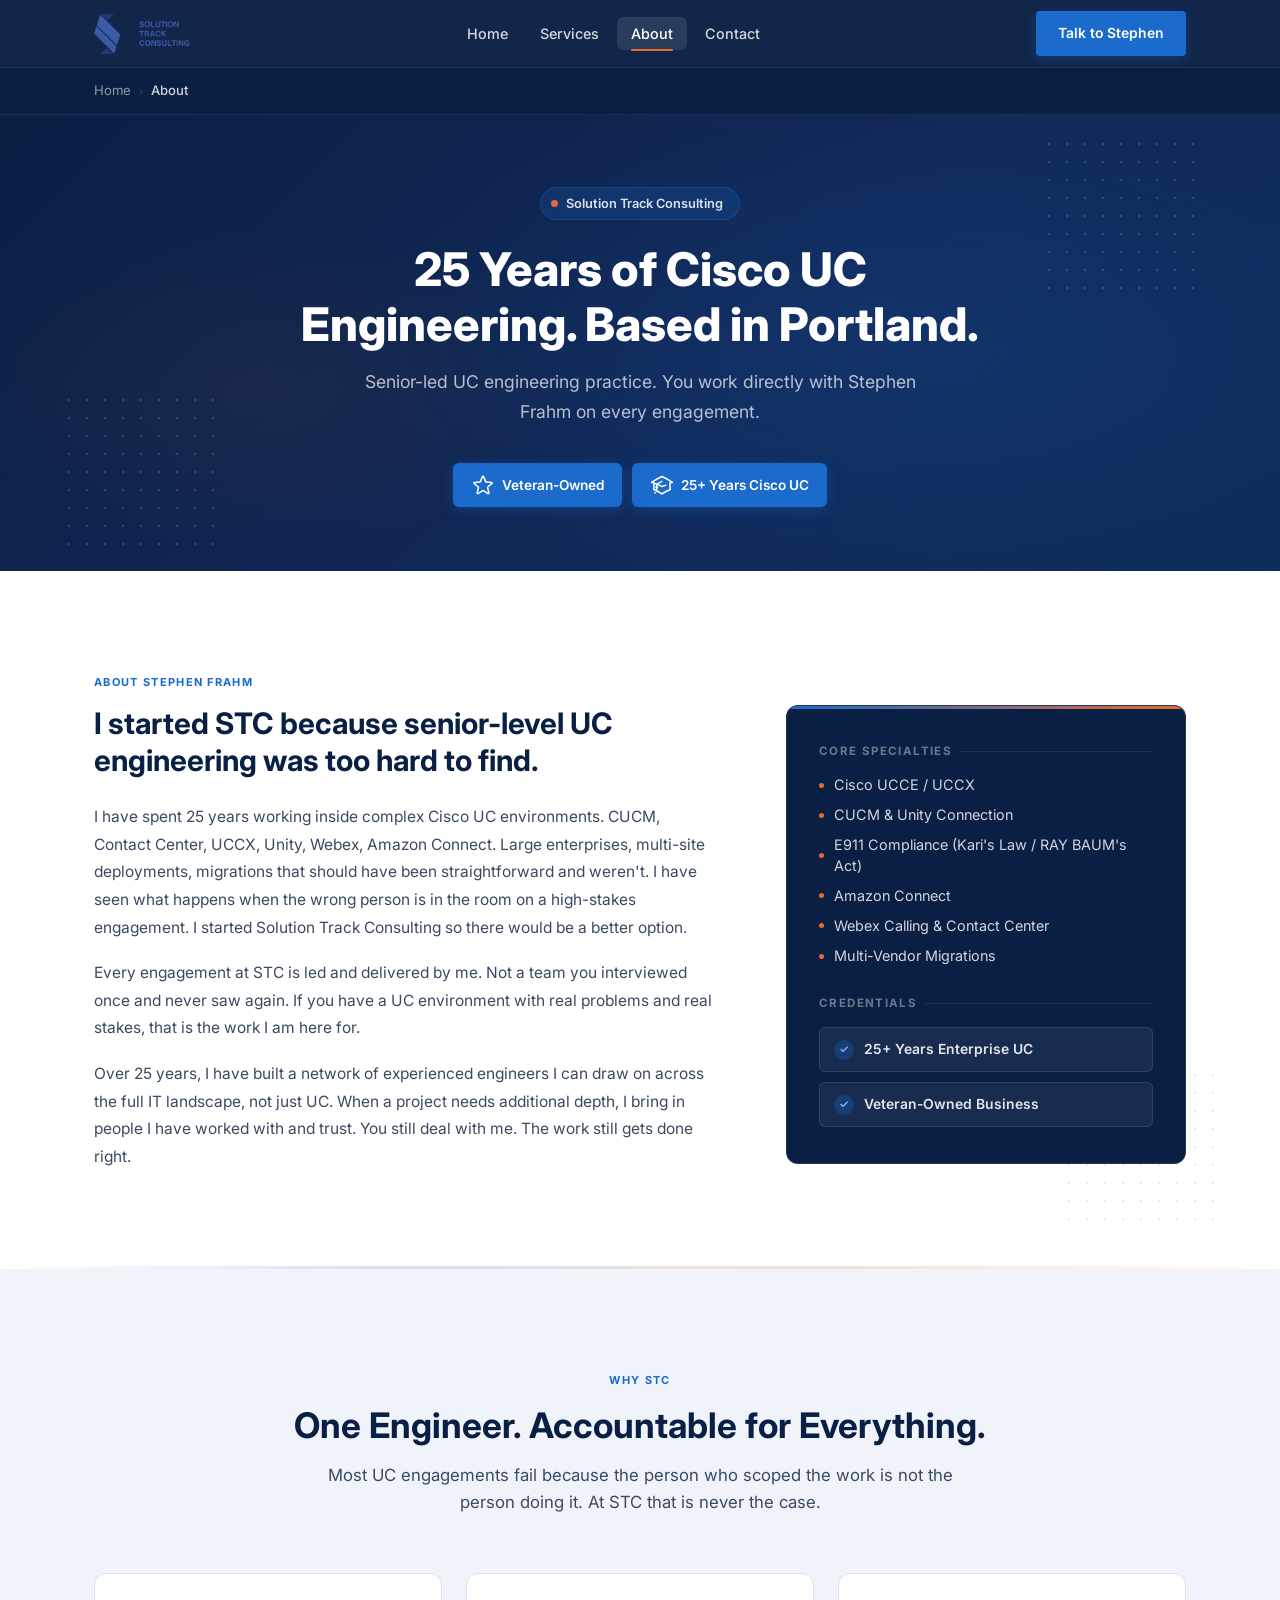
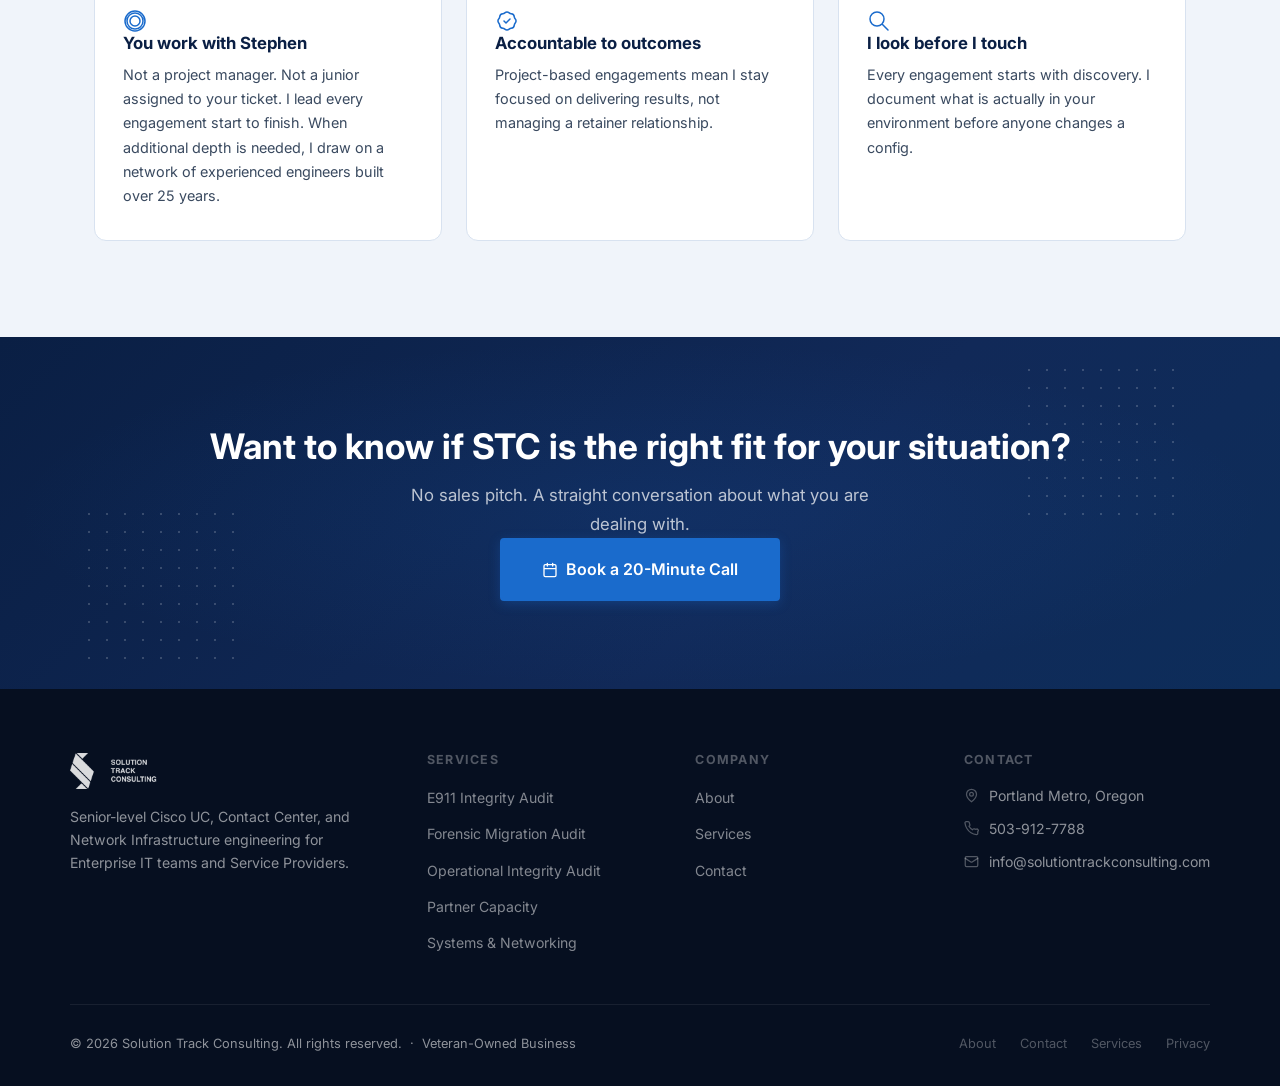
<file: about.html>
<!DOCTYPE html>
<html lang="en">
<head>
  <meta charset="UTF-8" />
  <meta name="viewport" content="width=device-width, initial-scale=1.0" />
  <title>About Stephen Frahm | Solution Track Consulting</title>
  <meta name="description" content="25 years of Cisco UC engineering experience. Senior-led engagements, no junior bench. Veteran-owned, Portland Metro based, available nationwide.">
  <link rel="canonical" href="https://www.solutiontrackconsulting.com/about.html">
  <meta property="og:type" content="website">
  <meta property="og:site_name" content="Solution Track Consulting">
  <meta property="og:title" content="About Stephen Frahm | Solution Track Consulting">
  <meta property="og:description" content="25 years of Cisco UC engineering experience. Senior-led engagements, no junior bench. Veteran-owned, Portland Metro based, available nationwide.">
  <meta property="og:url" content="https://www.solutiontrackconsulting.com/about.html">
  <meta property="og:image" content="https://www.solutiontrackconsulting.com/img/stc-social-card.jpg">
  <meta property="og:image:width" content="1200">
  <meta property="og:image:height" content="630">
  <meta name="twitter:card" content="summary_large_image">
  <meta name="twitter:title" content="About Stephen Frahm | Solution Track Consulting">
  <meta name="twitter:description" content="25 years of Cisco UC engineering experience. Senior-led engagements, no junior bench. Veteran-owned, Portland Metro based, available nationwide.">
  <meta name="twitter:image" content="https://www.solutiontrackconsulting.com/img/stc-social-card.jpg">
<script async src="https://www.googletagmanager.com/gtag/js?id=G-0S3B57YQPV"></script>
  <script>
    window.dataLayer = window.dataLayer || [];
    function gtag(){dataLayer.push(arguments);}
    gtag('js', new Date());
    gtag('config', 'G-0S3B57YQPV');
  </script>
<script type="application/ld+json">
{
  "@context": "https://schema.org",
  "@type": "Person",
  "name": "Stephen Frahm",
  "jobTitle": "Founder",
  "url": "https://www.solutiontrackconsulting.com/about.html",
  "worksFor": {
    "@type": "ProfessionalService",
    "@id": "https://www.solutiontrackconsulting.com/#organization",
    "name": "Solution Track Consulting"
  },
  "knowsAbout": [
    "Cisco UC",
    "CUCM",
    "Webex Calling",
    "Contact Center",
    "E911 Compliance",
    "UC Migration"
  ]
}
  </script>
  <link rel="preconnect" href="https://fonts.googleapis.com" />
  <link rel="icon" type="image/x-icon" href="favicon.ico">
  <link rel="icon" type="image/png" sizes="32x32" href="favicon-32x32.png">
  <link rel="icon" type="image/png" sizes="16x16" href="favicon-16x16.png">
  <link rel="apple-touch-icon" sizes="180x180" href="apple-touch-icon.png">
  <link rel="preconnect" href="https://fonts.gstatic.com" crossorigin />
  <link href="https://fonts.googleapis.com/css2?family=Inter:wght@400;500;600;700;800&display=swap" rel="stylesheet" />

  <style>
    /* ─── Reset & Base ─────────────────────────────────────────────────── */
    *, *::before, *::after { box-sizing: border-box; margin: 0; padding: 0; }

    :root {
      --navy:        #0a1f44;
      --navy-mid:    #112958;
      --navy-light:  #1e3a6e;
      --blue:        #1a6bcc;
      --blue-hover:  #145db3;
      --orange:      #e86a2e;
      --orange-hover:#d05a20;
      --bg-alt:      #f0f4fa;
      --bg-white:    #ffffff;
      --text-dark:   #0d1b2e;
      --text-mid:    #3a4a60;
      --text-light:  #6b7a96;
      --border:      #d8e2f0;
      --radius:      6px;
      --radius-lg:   12px;
      --shadow-sm:   0 2px 8px rgba(10,31,68,.08);
      --shadow-md:   0 6px 24px rgba(10,31,68,.13);
      --shadow-lg:   0 16px 48px rgba(10,31,68,.18);
      --font:        'Inter', system-ui, -apple-system, sans-serif;
      --max-w:       1140px;
      --section-pad: 96px 24px;
    }

    html { scroll-behavior: smooth; }

    body {
      font-family: var(--font);
      font-size: 16px;
      line-height: 1.65;
      color: var(--text-dark);
      background: var(--bg-white);
      -webkit-font-smoothing: antialiased;
    }

    img { display: block; max-width: 100%; }
    a { color: inherit; text-decoration: none; }

    .container {
      width: 100%;
      max-width: var(--max-w);
      margin: 0 auto;
      padding: 0 24px;
    }

    .eyebrow {
      display: inline-block;
      font-size: 11px;
      font-weight: 700;
      letter-spacing: .12em;
      text-transform: uppercase;
      color: var(--blue);
      margin-bottom: 14px;
    }

    h1, h2, h3, h4 { line-height: 1.2; font-weight: 700; }

    .section-title {
      font-size: clamp(1.65rem, 3vw, 2.2rem);
      color: var(--navy);
      margin-bottom: 16px;
    }
    .section-subtitle {
      font-size: 1.05rem;
      color: var(--text-mid);
      max-width: 640px;
    }
    .section-header {
      text-align: center;
      margin-bottom: 56px;
    }
    .section-header .section-subtitle { margin: 0 auto; }

    /* ─── Buttons ───────────────────────────────────────────────────────── */
    .btn {
      display: inline-flex;
      align-items: center;
      gap: 8px;
      padding: 14px 30px;
      border-radius: 4px;
      font-family: var(--font);
      font-size: .95rem;
      font-weight: 600;
      cursor: pointer;
      border: 2px solid transparent;
      transition: background .2s, color .2s, border-color .2s, box-shadow .2s, transform .15s;
      white-space: nowrap;
    }
    .btn:hover { transform: translateY(-2px); }
    .btn:active { transform: translateY(0); }

    .btn-primary {
      background: var(--blue);
      color: #fff;
      border-color: var(--blue);
      box-shadow: 0 3px 12px rgba(26,107,204,.30);
    }
    .btn-primary:hover {
      background: var(--orange);
      border-color: var(--orange);
      box-shadow: 0 6px 20px rgba(232,106,46,.40);
    }

    .btn-ghost {
      background: rgba(255,255,255,.12);
      color: #fff;
      border-color: rgba(255,255,255,.4);
    }
    .btn-ghost:hover {
      background: rgba(255,255,255,.22);
      border-color: rgba(255,255,255,.7);
    }

    /* ─── Dots accent ───────────────────────────────────────────────────── */
    .dots-accent {
      position: absolute;
      width: 160px; height: 160px;
      background-image: radial-gradient(circle, var(--blue) 1.5px, transparent 1.5px);
      background-size: 18px 18px;
      opacity: .13;
      pointer-events: none;
    }

    /* ─── Section divider ───────────────────────────────────────────────── */
    .section-divider {
      height: 3px;
      background: linear-gradient(90deg, transparent, var(--blue) 30%, var(--orange) 70%, transparent);
      opacity: .2;
    }

    /* ════════════════════════════════════════════════════════════════════
       NAV
    ════════════════════════════════════════════════════════════════════ */
    .site-nav {
      position: fixed;
      top: 0; left: 0; right: 0;
      z-index: 1000;
      background: rgba(10,31,68,.97);
      backdrop-filter: blur(12px);
      border-bottom: 1px solid rgba(255,255,255,.07);
      height: 68px;
      display: flex;
      align-items: center;
      transition: box-shadow .3s;
    }
    .nav-inner {
      display: flex;
      align-items: center;
      justify-content: space-between;
      width: 100%;
      max-width: var(--max-w);
      margin: 0 auto;
      padding: 0 24px;
    }
    .nav-logo img { height: 40px; width: auto; }
    .nav-links {
      display: flex;
      align-items: center;
      gap: 4px;
      list-style: none;
    }
    .nav-links a {
      padding: 8px 14px;
      border-radius: 6px;
      font-size: .9rem;
      font-weight: 500;
      color: rgba(255,255,255,.82);
      transition: color .2s, background .2s;
    }
    .nav-links a:hover { color: #fff; background: rgba(255,255,255,.08); }
    .nav-links a.active {
      color: #fff;
      background: rgba(255,255,255,.1);
      position: relative;
    }
    .nav-links a.active::after {
      content: '';
      position: absolute;
      bottom: -1px; left: 14px; right: 14px;
      height: 2px;
      background: var(--orange);
      border-radius: 2px;
    }
    .nav-cta { margin-left: 8px; }
    .nav-cta .btn { padding: 9px 20px; font-size: .87rem; }

    .nav-toggle {
      display: none;
      flex-direction: column;
      gap: 5px;
      cursor: pointer;
      padding: 6px;
      background: none;
      border: none;
    }
    .nav-toggle span {
      display: block;
      width: 24px; height: 2px;
      background: #fff;
      border-radius: 2px;
      transition: transform .25s, opacity .25s;
    }
    .nav-toggle.open span:nth-child(1) { transform: translateY(7px) rotate(45deg); }
    .nav-toggle.open span:nth-child(2) { opacity: 0; }
    .nav-toggle.open span:nth-child(3) { transform: translateY(-7px) rotate(-45deg); }

    .nav-mobile {
      display: none;
      flex-direction: column;
      background: rgba(10,31,68,.99);
      position: fixed;
      top: 68px; left: 0; right: 0;
      z-index: 999;
      padding: 16px 24px 28px;
      border-bottom: 1px solid rgba(255,255,255,.08);
      box-shadow: 0 12px 32px rgba(0,0,0,.4);
    }
    .nav-mobile.open { display: flex; }
    .nav-mobile a {
      padding: 14px 0;
      color: rgba(255,255,255,.82);
      font-size: 1rem;
      font-weight: 500;
      border-bottom: 1px solid rgba(255,255,255,.07);
      transition: color .15s;
    }
    .nav-mobile a:last-of-type { border-bottom: none; }
    .nav-mobile a:hover { color: #fff; }
    .nav-mobile a.active { color: #fff; }
    .nav-mobile .btn { margin-top: 16px; justify-content: center; width: 100%; }

    /* ════════════════════════════════════════════════════════════════════
       BREADCRUMB
    ════════════════════════════════════════════════════════════════════ */
    .breadcrumb-bar {
      background: var(--navy);
      border-bottom: 1px solid rgba(255,255,255,.07);
      padding: 12px 0;
      margin-top: 68px;
    }
    .breadcrumb {
      display: flex;
      align-items: center;
      gap: 8px;
      font-size: .82rem;
      color: rgba(255,255,255,.45);
      max-width: var(--max-w);
      margin: 0 auto;
      padding: 0 24px;
    }
    .breadcrumb a { color: rgba(255,255,255,.55); transition: color .15s; }
    .breadcrumb a:hover { color: rgba(255,255,255,.9); }
    .breadcrumb-sep { font-size: .7rem; opacity: .4; }
    .breadcrumb-current { color: rgba(255,255,255,.8); font-weight: 500; }

    /* ════════════════════════════════════════════════════════════════════
       PAGE HERO
    ════════════════════════════════════════════════════════════════════ */
    .page-hero {
      background: linear-gradient(135deg, #0a1f44 0%, #112958 60%, #0d2d5a 100%);
      padding: 72px 24px 64px;
      position: relative;
      overflow: hidden;
      text-align: center;
    }
    .page-hero::before {
      content: '';
      position: absolute;
      inset: 0;
      background:
        radial-gradient(ellipse 60% 80% at 70% 50%, rgba(26,107,204,.15) 0%, transparent 70%),
        radial-gradient(ellipse 40% 60% at 20% 60%, rgba(232,106,46,.06) 0%, transparent 60%);
      pointer-events: none;
    }
    .page-hero-dots {
      position: absolute;
      width: 160px; height: 160px;
      background-image: radial-gradient(circle, rgba(255,255,255,.15) 1.5px, transparent 1.5px);
      background-size: 18px 18px;
      pointer-events: none;
    }
    .page-hero-dots-1 { top: 20px; right: 80px; }
    .page-hero-dots-2 { bottom: 20px; left: 60px; }

    .page-hero-inner {
      position: relative;
      z-index: 1;
      max-width: 720px;
      margin: 0 auto;
    }
    .page-hero-eyebrow {
      display: inline-flex;
      align-items: center;
      gap: 8px;
      background: rgba(26,107,204,.2);
      border: 1px solid rgba(26,107,204,.35);
      border-radius: 40px;
      padding: 5px 16px 5px 10px;
      font-size: .8rem;
      font-weight: 600;
      color: rgba(255,255,255,.85);
      margin-bottom: 22px;
    }
    .page-hero-dot {
      width: 7px; height: 7px;
      background: var(--orange);
      border-radius: 50%;
      flex-shrink: 0;
    }
    .page-hero h1 {
      font-size: clamp(2rem, 4vw, 2.9rem);
      font-weight: 800;
      color: #fff;
      margin-bottom: 14px;
    }
    .page-hero-sub {
      font-size: 1.1rem;
      color: rgba(255,255,255,.7);
      line-height: 1.7;
      max-width: 580px;
      margin: 0 auto 36px;
    }

    /* Hero stat pills */
    .hero-pills {
      display: flex;
      flex-wrap: wrap;
      gap: 10px;
      justify-content: center;
    }
    .hero-pill {
      display: inline-flex;
      align-items: center;
      gap: 7px;
      background: var(--blue);
      color: #fff;
      border-radius: var(--radius);
      padding: 10px 18px;
      font-size: .85rem;
      font-weight: 600;
      box-shadow: 0 3px 12px rgba(26,107,204,.35);
    }
    .hero-pill-emoji { font-size: 1rem; line-height: 1; }

    /* ════════════════════════════════════════════════════════════════════
       SECTION 2 — FOUNDER STORY
    ════════════════════════════════════════════════════════════════════ */
    .founder-section {
      background: var(--bg-white);
      padding: var(--section-pad);
      position: relative;
      overflow: hidden;
    }
    .founder-section .dots-accent { bottom: 40px; right: 60px; }

    .founder-inner {
      max-width: var(--max-w);
      margin: 0 auto;
      display: grid;
      grid-template-columns: 1fr 400px;
      gap: 72px;
      align-items: start;
    }

    .founder-text h2 {
      font-size: clamp(1.4rem, 2.5vw, 1.85rem);
      color: var(--navy);
      margin-bottom: 24px;
      line-height: 1.25;
    }
    .founder-text p {
      font-size: .97rem;
      color: var(--text-mid);
      line-height: 1.78;
      margin-bottom: 18px;
    }
    .founder-text p:last-child { margin-bottom: 0; }

    /* Credential card */
    .credential-card {
      background: var(--navy);
      border: 1px solid rgba(255,255,255,.1);
      border-radius: var(--radius-lg);
      padding: 36px 32px;
      color: #fff;
      position: relative;
      overflow: hidden;
    }
    .credential-card::before {
      content: '';
      position: absolute;
      top: 0; left: 0; right: 0;
      height: 3px;
      background: linear-gradient(90deg, var(--blue), var(--orange));
    }

    .credential-section {
      margin-bottom: 28px;
    }
    .credential-section:last-child { margin-bottom: 0; }

    .credential-label {
      font-size: .72rem;
      font-weight: 700;
      letter-spacing: .12em;
      text-transform: uppercase;
      color: rgba(255,255,255,.4);
      margin-bottom: 14px;
      display: flex;
      align-items: center;
      gap: 8px;
    }
    .credential-label::after {
      content: '';
      flex: 1;
      height: 1px;
      background: rgba(255,255,255,.08);
    }

    .credential-list {
      list-style: none;
      display: flex;
      flex-direction: column;
      gap: 10px;
    }
    .credential-list li {
      display: flex;
      align-items: center;
      gap: 10px;
      font-size: .9rem;
      color: rgba(255,255,255,.82);
      line-height: 1.4;
    }
    .credential-list li::before {
      content: '';
      width: 5px; height: 5px;
      border-radius: 50%;
      background: var(--orange);
      flex-shrink: 0;
    }

    .credential-badges {
      display: flex;
      flex-direction: column;
      gap: 10px;
    }
    .credential-badge {
      display: flex;
      align-items: center;
      gap: 10px;
      background: rgba(255,255,255,.06);
      border: 1px solid rgba(255,255,255,.1);
      border-radius: var(--radius);
      padding: 10px 14px;
      font-size: .87rem;
      font-weight: 600;
      color: rgba(255,255,255,.88);
    }
    .credential-badge-check {
      width: 20px; height: 20px;
      background: rgba(26,107,204,.3);
      border-radius: 50%;
      display: flex;
      align-items: center;
      justify-content: center;
      font-size: .7rem;
      color: #7db8f7;
      flex-shrink: 0;
    }

    /* ════════════════════════════════════════════════════════════════════
       SECTION 3 — WHY STC
    ════════════════════════════════════════════════════════════════════ */
    .why-section {
      background: var(--bg-alt);
      padding: var(--section-pad);
      position: relative;
      overflow: hidden;
    }

    .why-cards {
      display: grid;
      grid-template-columns: repeat(3, 1fr);
      gap: 24px;
      max-width: var(--max-w);
      margin: 0 auto;
    }

    .why-card {
      background: var(--bg-white);
      border: 1px solid var(--border);
      border-radius: var(--radius-lg);
      padding: 32px 28px;
      transition: box-shadow .25s, transform .2s, border-color .2s;
    }
    .why-card:hover {
      box-shadow: var(--shadow-md);
      transform: translateY(-4px);
      border-color: rgba(26,107,204,.2);
    }
    .why-card-emoji {
      font-size: 2.2rem;
      display: block;
      margin-bottom: 16px;
      line-height: 1;
    }
    .why-card h3 {
      font-size: 1.05rem;
      font-weight: 700;
      color: var(--navy);
      margin-bottom: 10px;
    }
    .why-card p {
      font-size: .9rem;
      color: var(--text-mid);
      line-height: 1.68;
    }

    /* ════════════════════════════════════════════════════════════════════
       CTA BAND
    ════════════════════════════════════════════════════════════════════ */
    .cta-band {
      background: linear-gradient(135deg, var(--navy) 0%, var(--navy-mid) 60%, #0d2d5a 100%);
      padding: 88px 24px;
      text-align: center;
      position: relative;
      overflow: hidden;
    }
    .cta-band::before {
      content: '';
      position: absolute;
      inset: 0;
      background: radial-gradient(ellipse 70% 70% at 50% 50%, rgba(26,107,204,.12) 0%, transparent 70%);
    }
    .cta-band-dots {
      position: absolute;
      width: 160px; height: 160px;
      background-image: radial-gradient(circle, rgba(255,255,255,.18) 1.5px, transparent 1.5px);
      background-size: 18px 18px;
      pointer-events: none;
    }
    .cta-band-dots-1 { top: 24px; right: 100px; }
    .cta-band-dots-2 { bottom: 24px; left: 80px; }
    .cta-band h2 {
      color: #fff;
      font-size: clamp(1.6rem, 3vw, 2.2rem);
      margin-bottom: 14px;
      position: relative;
    }
    .cta-band p {
      color: rgba(255,255,255,.72);
      font-size: 1.05rem;
      margin-bottom: 36px;
      max-width: 540px;
      margin-left: auto;
      margin-right: auto;
      position: relative;
      line-height: 1.7;
    }
    .cta-band .btn { font-size: 1rem; padding: 16px 40px; position: relative; }

    /* ════════════════════════════════════════════════════════════════════
       FOOTER
    ════════════════════════════════════════════════════════════════════ */
    .site-footer {
      background: #060f20;
      padding: 64px 24px 32px;
      color: rgba(255,255,255,.55);
    }
    .footer-inner { max-width: var(--max-w); margin: 0 auto; }
    .footer-top {
      display: grid;
      grid-template-columns: 1.4fr 1fr 1fr 1fr;
      gap: 48px;
      padding-bottom: 48px;
      border-bottom: 1px solid rgba(255,255,255,.07);
    }
    .footer-brand img {
      height: 36px; width: auto;
      filter: brightness(0) invert(1);
      opacity: .85;
      margin-bottom: 16px;
    }
    .footer-brand p { font-size: .88rem; line-height: 1.65; margin-bottom: 20px; }
    .footer-badge img { width: 80px; height: auto; }
    .footer-col h4 {
      font-size: .78rem; font-weight: 700; letter-spacing: .1em;
      text-transform: uppercase; color: rgba(255,255,255,.3); margin-bottom: 16px;
    }
    .footer-col ul { list-style: none; display: flex; flex-direction: column; gap: 10px; }
    .footer-col ul li a { font-size: .88rem; color: rgba(255,255,255,.5); transition: color .15s; }
    .footer-col ul li a:hover { color: rgba(255,255,255,.9); }
    .footer-contact p { display: flex; align-items: center; gap: 10px; font-size: .88rem; margin-bottom: 10px; }
    .footer-contact svg { width: 15px; height: 15px; flex-shrink: 0; color: rgba(255,255,255,.3); }
    .footer-contact a { transition: color .15s; }
    .footer-contact a:hover { color: rgba(255,255,255,.9); }
    .footer-bottom {
      padding-top: 28px; display: flex; align-items: center;
      justify-content: space-between; flex-wrap: wrap; gap: 12px;
    }
    .footer-bottom p { font-size: .8rem; }
    .footer-bottom-links { display: flex; gap: 24px; }
    .footer-bottom-links a { font-size: .8rem; color: rgba(255,255,255,.3); transition: color .15s; }
    .footer-bottom-links a:hover { color: rgba(255,255,255,.7); }

    /* ════════════════════════════════════════════════════════════════════
       RESPONSIVE
    ════════════════════════════════════════════════════════════════════ */
    @media (max-width: 900px) {
      .founder-inner { grid-template-columns: 1fr; gap: 48px; }
      .why-cards     { grid-template-columns: 1fr; }
      .footer-top    { grid-template-columns: 1fr 1fr; }
    }
    @media (max-width: 680px) {
      :root { --section-pad: 72px 20px; }
      .nav-links, .nav-cta { display: none; }
      .nav-toggle { display: flex; }
      .page-hero  { padding: 48px 20px 52px; }
      .page-hero h1 { font-size: 1.85rem; }
      .hero-pills { gap: 8px; }
      .hero-pill  { font-size: .8rem; padding: 9px 14px; }
      .footer-top { grid-template-columns: 1fr; }
      .footer-bottom { flex-direction: column; align-items: flex-start; }
    }
    @media (max-width: 480px) {
      .page-hero h1 { font-size: 1.6rem; }
      .hero-pills   { flex-direction: column; align-items: center; }
    }

    /* ─── Page Transition ───────────────────────────────────────────────── */
    body { animation: pageFadeIn 0.4s ease; }
    @keyframes pageFadeIn {
      from { opacity: 0; }
      to   { opacity: 1; }
    }
    body.fade-out {
      opacity: 0;
      transition: opacity 0.25s ease;
    }
    @media (prefers-reduced-motion: reduce) {
      html { scroll-behavior: auto; }
      body { animation: none; }
      body.fade-out { opacity: 1; transition: none; }
      .reveal, .fade-up { opacity: 1; transform: none; transition: none; }
    }
    /* ─── Scroll Reveal ─────────────────────────────────────────────────── */
    .reveal {
      opacity: 0;
      transform: translateY(24px);
      transition: opacity 0.5s ease, transform 0.5s ease;
    }
    .reveal.visible {
      opacity: 1;
      transform: translateY(0);
    }
    .icon {
      display: inline-block;
      vertical-align: middle;
      width: 24px;
      height: 24px;
      stroke: #1a6bcc;
      stroke-width: 1.5;
      fill: none;
      flex-shrink: 0;
    }
    .icon-white { stroke: #ffffff; }
    .icon-orange { stroke: #e86a2e; }
  </style>
  <noscript><style>.reveal, .fade-up { opacity: 1; transform: none; }</style></noscript>
</head>
<body>

<!-- ═══════════════════════════════════════════════════════════════
     NAV
════════════════════════════════════════════════════════════════ -->
<nav class="site-nav" role="navigation" aria-label="Main navigation">
  <div class="nav-inner">
    <a href="index.html" class="nav-logo" aria-label="Solution Track Consulting home">
      <img src="img/STC-logo-blue2-1.png" alt="Solution Track Consulting" />
    </a>
    <ul class="nav-links" role="list">
      <li><a href="index.html">Home</a></li>
      <li><a href="services.html">Services</a></li>
      <li><a href="about.html" class="active">About</a></li>
      <li><a href="contact.html">Contact</a></li>
    </ul>
    <div class="nav-cta">
      <a href="https://outlook.office.com/book/SolutionTrackConsulting1@NETORGFT8412481.onmicrosoft.com/s/bZnD75cqX0WYLCDX9ZqSZA2"
         class="btn btn-primary" target="_blank" rel="noopener">
        Talk to Stephen
      </a>
    </div>
    <button class="nav-toggle" aria-label="Toggle mobile menu" aria-expanded="false" id="navToggle">
      <span></span><span></span><span></span>
    </button>
  </div>
</nav>

<div class="nav-mobile" id="navMobile" role="dialog" aria-label="Mobile menu">
  <a href="index.html">Home</a>
  <a href="services.html">Services</a>
  <a href="about.html" class="active">About</a>
  <a href="contact.html">Contact</a>
  <a href="https://outlook.office.com/book/SolutionTrackConsulting1@NETORGFT8412481.onmicrosoft.com/s/bZnD75cqX0WYLCDX9ZqSZA2"
     class="btn btn-primary" target="_blank" rel="noopener">
    Talk to Stephen
  </a>
</div>


<!-- ═══════════════════════════════════════════════════════════════
     BREADCRUMB
════════════════════════════════════════════════════════════════ -->
<div class="breadcrumb-bar">
  <nav class="breadcrumb" aria-label="Breadcrumb">
    <a href="index.html">Home</a>
    <span class="breadcrumb-sep">›</span>
    <span class="breadcrumb-current">About</span>
  </nav>
</div>


<!-- ═══════════════════════════════════════════════════════════════
     PAGE HERO
════════════════════════════════════════════════════════════════ -->
<section class="page-hero" id="top">
  <div class="page-hero-dots page-hero-dots-1"></div>
  <div class="page-hero-dots page-hero-dots-2"></div>
  <div class="page-hero-inner">
    <div class="page-hero-eyebrow">
      <span class="page-hero-dot"></span>
      Solution Track Consulting
    </div>
    <h1>25 Years of Cisco UC Engineering. Based in Portland.</h1>
    <p class="page-hero-sub">
      Senior-led UC engineering practice. You work directly with Stephen Frahm on every engagement.
    </p>
    <div class="hero-pills">
      <div class="hero-pill"><svg xmlns="http://www.w3.org/2000/svg" viewBox="0 0 24 24" fill="none" stroke="currentColor" stroke-width="1.5" stroke-linecap="round" stroke-linejoin="round" class="icon icon-white" aria-hidden="true"><path stroke-linecap="round" stroke-linejoin="round" d="M11.48 3.499a.562.562 0 0 1 1.04 0l2.125 5.111a.563.563 0 0 0 .475.345l5.518.442c.499.04.701.663.321.988l-4.204 3.602a.563.563 0 0 0-.182.557l1.285 5.385a.562.562 0 0 1-.84.61l-4.725-2.885a.562.562 0 0 0-.586 0L6.982 20.54a.562.562 0 0 1-.84-.61l1.285-5.386a.562.562 0 0 0-.182-.557l-4.204-3.602a.562.562 0 0 1 .321-.988l5.518-.442a.563.563 0 0 0 .475-.345L11.48 3.5Z" /></svg> Veteran-Owned</div>
      <div class="hero-pill"><svg xmlns="http://www.w3.org/2000/svg" viewBox="0 0 24 24" fill="none" stroke="currentColor" stroke-width="1.5" stroke-linecap="round" stroke-linejoin="round" class="icon icon-white" aria-hidden="true"><path stroke-linecap="round" stroke-linejoin="round" d="M4.26 10.147a60.438 60.438 0 0 0-.491 6.347A48.62 48.62 0 0 1 12 20.904a48.62 48.62 0 0 1 8.232-4.41 60.46 60.46 0 0 0-.491-6.347m-15.482 0a50.636 50.636 0 0 0-2.658-.813A59.906 59.906 0 0 1 12 3.493a59.903 59.903 0 0 1 10.399 5.84c-.896.248-1.783.52-2.658.814m-15.482 0A50.717 50.717 0 0 1 12 13.489a50.702 50.702 0 0 1 3.741-1.342M6.75 15a.75.75 0 1 0 0-1.5.75.75 0 0 0 0 1.5Zm0 0v-3.675A55.378 55.378 0 0 1 12 8.443m-7.007 11.55A5.981 5.981 0 0 0 6.75 15.75v-1.5" /></svg> 25+ Years Cisco UC</div>
    </div>
  </div>
</section>


<!-- ═══════════════════════════════════════════════════════════════
     SECTION 2 — FOUNDER STORY
════════════════════════════════════════════════════════════════ -->
<section class="founder-section" id="story">
  <div class="dots-accent" style="bottom:40px;right:60px;"></div>
  <div class="container">
    <span class="eyebrow">About Stephen Frahm</span>
    <div class="founder-inner reveal">

      <div class="founder-text">
        <h2>I started STC because senior-level UC engineering was too hard to find.</h2>
        <p>
          I have spent 25 years working inside complex Cisco UC environments. CUCM, Contact Center, UCCX, Unity, Webex, Amazon Connect. Large enterprises, multi-site deployments, migrations that should have been straightforward and weren't. I have seen what happens when the wrong person is in the room on a high-stakes engagement. I started Solution Track Consulting so there would be a better option.
        </p>
        <p>
          Every engagement at STC is led and delivered by me. Not a team you interviewed once and never saw again. If you have a UC environment with real problems and real stakes, that is the work I am here for.
        </p>
        <p>
          Over 25 years, I have built a network of experienced engineers I can draw on across the full IT landscape, not just UC. When a project needs additional depth, I bring in people I have worked with and trust. You still deal with me. The work still gets done right.
        </p>
      </div>

      <div class="credential-card">
        <div class="credential-section">
          <div class="credential-label">Core Specialties</div>
          <ul class="credential-list">
            <li>Cisco UCCE / UCCX</li>
            <li>CUCM &amp; Unity Connection</li>
            <li>E911 Compliance (Kari's Law / RAY BAUM's Act)</li>
            <li>Amazon Connect</li>
            <li>Webex Calling &amp; Contact Center</li>
            <li>Multi-Vendor Migrations</li>
          </ul>
        </div>
        <div class="credential-section">
          <div class="credential-label">Credentials</div>
          <div class="credential-badges">
            <div class="credential-badge">
              <span class="credential-badge-check">✓</span>
              25+ Years Enterprise UC
            </div>
            <div class="credential-badge">
              <span class="credential-badge-check">✓</span>
              Veteran-Owned Business
            </div>
          </div>
        </div>
      </div>

    </div>
  </div>
</section>

<div class="section-divider"></div>


<!-- ═══════════════════════════════════════════════════════════════
     SECTION 3 — WHY STC
════════════════════════════════════════════════════════════════ -->
<section class="why-section" id="why-stc">
  <div class="container">
    <div class="section-header">
      <span class="eyebrow">Why STC</span>
      <h2 class="section-title">One Engineer. Accountable for Everything.</h2>
      <p class="section-subtitle">
        Most UC engagements fail because the person who scoped the work is not the person doing it. At STC that is never the case.
      </p>
    </div>
    <div class="why-cards">
      <div class="why-card reveal">
        <svg xmlns="http://www.w3.org/2000/svg" viewBox="0 0 24 24" fill="none" stroke="currentColor" stroke-width="1.5" stroke-linecap="round" stroke-linejoin="round" class="icon" aria-hidden="true"><path d="M12 2C6.48 2 2 6.48 2 12s4.48 10 10 10 10-4.48 10-10S17.52 2 12 2zm0 18c-4.42 0-8-3.58-8-8s3.58-8 8-8 8 3.58 8 8-3.58 8-8 8zm0-13c-2.76 0-5 2.24-5 5s2.24 5 5 5 5-2.24 5-5-2.24-5-5-5z" /></svg>
        <h3>You work with Stephen</h3>
        <p>
          Not a project manager. Not a junior assigned to your ticket. I lead every engagement start to finish. When additional depth is needed, I draw on a network of experienced engineers built over 25 years.
        </p>
      </div>
      <div class="why-card reveal" style="transition-delay:.1s">
        <svg xmlns="http://www.w3.org/2000/svg" viewBox="0 0 24 24" fill="none" stroke="currentColor" stroke-width="1.5" stroke-linecap="round" stroke-linejoin="round" class="icon" aria-hidden="true"><path d="M9 12l2 2 4-4M7.835 4.697a3.42 3.42 0 001.946-.806 3.42 3.42 0 014.438 0 3.42 3.42 0 001.946.806 3.42 3.42 0 013.138 3.138 3.42 3.42 0 00.806 1.946 3.42 3.42 0 010 4.438 3.42 3.42 0 00-.806 1.946 3.42 3.42 0 01-3.138 3.138 3.42 3.42 0 00-1.946.806 3.42 3.42 0 01-4.438 0 3.42 3.42 0 00-1.946-.806 3.42 3.42 0 01-3.138-3.138 3.42 3.42 0 00-.806-1.946 3.42 3.42 0 010-4.438 3.42 3.42 0 00.806-1.946 3.42 3.42 0 013.138-3.138z" /></svg>
        <h3>Accountable to outcomes</h3>
        <p>
          Project-based engagements mean I stay focused on delivering results, not managing a retainer relationship.
        </p>
      </div>
      <div class="why-card reveal" style="transition-delay:.2s">
        <svg xmlns="http://www.w3.org/2000/svg" viewBox="0 0 24 24" fill="none" stroke="currentColor" stroke-width="1.5" stroke-linecap="round" stroke-linejoin="round" class="icon" aria-hidden="true"><path d="M21 21l-6-6m2-5a7 7 0 11-14 0 7 7 0 0114 0z" /></svg>
        <h3>I look before I touch</h3>
        <p>
          Every engagement starts with discovery. I document what is actually in your environment before anyone changes a config.
        </p>
      </div>
    </div>
  </div>
</section>


<!-- ═══════════════════════════════════════════════════════════════
     CTA BAND
════════════════════════════════════════════════════════════════ -->
<section class="cta-band" id="contact-cta">
  <div class="cta-band-dots cta-band-dots-1"></div>
  <div class="cta-band-dots cta-band-dots-2"></div>
  <h2>Want to know if STC is the right fit for your situation?</h2>
  <p style="max-width: 480px; margin: 0 auto;">
    No sales pitch. A straight conversation about what you are dealing with.
  </p>
  <a href="https://outlook.office.com/book/SolutionTrackConsulting1@NETORGFT8412481.onmicrosoft.com/s/bZnD75cqX0WYLCDX9ZqSZA2"
     class="btn btn-primary" target="_blank" rel="noopener">
    <svg xmlns="http://www.w3.org/2000/svg" viewBox="0 0 24 24" fill="none"
         stroke="currentColor" stroke-width="2" stroke-linecap="round"
         stroke-linejoin="round" style="width:16px;height:16px">
      <path d="M8 2v4M16 2v4M3 10h18M5 4h14a2 2 0 0 1 2 2v14a2 2 0 0 1-2 2H5a2 2 0 0 1-2-2V6a2 2 0 0 1 2-2z"/>
    </svg>
    Book a 20-Minute Call
  </a>
</section>


<!-- ═══════════════════════════════════════════════════════════════
     FOOTER
════════════════════════════════════════════════════════════════ -->
<footer class="site-footer">
  <div class="footer-inner">
    <div class="footer-top">
      <div class="footer-brand">
        <img src="img/STC-logo-blue2-1.png" alt="Solution Track Consulting" />
        <p>Senior-level Cisco UC, Contact Center, and Network Infrastructure engineering for Enterprise IT teams and Service Providers.</p>
      </div>
      <div class="footer-col">
        <h4>Services</h4>
        <ul>
          <li><a href="e911-integrity.html">E911 Integrity Audit</a></li>
          <li><a href="migration-audit.html">Forensic Migration Audit</a></li>
          <li><a href="operational-audit.html">Operational Integrity Audit</a></li>
          <li><a href="partner-support.html">Partner Capacity</a></li>
          <li><a href="services.html">Systems &amp; Networking</a></li>
        </ul>
      </div>
      <div class="footer-col">
        <h4>Company</h4>
        <ul>
          <li><a href="about.html">About</a></li>
          <li><a href="services.html">Services</a></li>
          <li><a href="contact.html">Contact</a></li>
        </ul>
      </div>
      <div class="footer-col footer-contact">
        <h4>Contact</h4>
        <p>
          <svg xmlns="http://www.w3.org/2000/svg" viewBox="0 0 24 24" fill="none" stroke="currentColor" stroke-width="2" stroke-linecap="round" stroke-linejoin="round">
            <path d="M20 10c0 6-8 12-8 12s-8-6-8-12a8 8 0 0 1 16 0Z"/><circle cx="12" cy="10" r="3"/>
          </svg>
          Portland Metro, Oregon
        </p>
        <p>
          <svg xmlns="http://www.w3.org/2000/svg" viewBox="0 0 24 24" fill="none" stroke="currentColor" stroke-width="2" stroke-linecap="round" stroke-linejoin="round">
            <path d="M22 16.92v3a2 2 0 0 1-2.18 2 19.79 19.79 0 0 1-8.63-3.07A19.5 19.5 0 0 1 4.69 12 19.79 19.79 0 0 1 1.6 3.41 2 2 0 0 1 3.56 1h3a2 2 0 0 1 2 1.72c.127.96.361 1.903.7 2.81a2 2 0 0 1-.45 2.11L7.91 8.46a16 16 0 0 0 5.55 5.55l.92-.92a2 2 0 0 1 2.12-.45c.907.339 1.85.573 2.81.7A2 2 0 0 1 22 16.92z"/>
          </svg>
          <a href="tel:5039127788">503-912-7788</a>
        </p>
        <p>
          <svg xmlns="http://www.w3.org/2000/svg" viewBox="0 0 24 24" fill="none" stroke="currentColor" stroke-width="2" stroke-linecap="round" stroke-linejoin="round">
            <rect width="20" height="16" x="2" y="4" rx="2"/>
            <path d="m22 7-8.97 5.7a1.94 1.94 0 0 1-2.06 0L2 7"/>
          </svg>
          <a href="mailto:info@solutiontrackconsulting.com">info@solutiontrackconsulting.com</a>
        </p>
      </div>
    </div>
    <div class="footer-bottom">
      <p>&copy; <span id="footerYear"></span> Solution Track Consulting. All rights reserved. &nbsp;&middot;&nbsp; Veteran-Owned Business</p>
      <div class="footer-bottom-links">
        <a href="about.html">About</a>
        <a href="contact.html">Contact</a>
        <a href="services.html">Services</a>
        <a href="privacy-policy.html">Privacy</a>
      </div>
    </div>
  </div>
</footer>


<script>
  document.getElementById('footerYear').textContent = new Date().getFullYear();

  const nav = document.querySelector('.site-nav');
  window.addEventListener('scroll', () => {
    nav.style.boxShadow = window.scrollY > 20 ? '0 4px 24px rgba(0,0,0,.4)' : 'none';
  }, { passive: true });

  const toggle    = document.getElementById('navToggle');
  const mobileNav = document.getElementById('navMobile');

  function openMobileNav() {
    mobileNav.classList.add('open');
    toggle.classList.add('open');
    toggle.setAttribute('aria-expanded', 'true');
    document.body.style.overflow = 'hidden';
  }
  function closeMobileNav() {
    mobileNav.classList.remove('open');
    toggle.classList.remove('open');
    toggle.setAttribute('aria-expanded', 'false');
    document.body.style.overflow = '';
  }
  toggle.addEventListener('click', (e) => {
    e.stopPropagation();
    mobileNav.classList.contains('open') ? closeMobileNav() : openMobileNav();
  });
  mobileNav.querySelectorAll('a').forEach(l => l.addEventListener('click', closeMobileNav));
  document.addEventListener('click', (e) => {
    if (!nav.contains(e.target) && !mobileNav.contains(e.target)) closeMobileNav();
  });
  document.addEventListener('keydown', (e) => { if (e.key === 'Escape') closeMobileNav(); });

  // Page fade transition
  document.querySelectorAll('a[href]').forEach(link => {
    const href = link.getAttribute('href');
    if (href && !href.startsWith('http') && !href.startsWith('mailto') && !href.startsWith('tel') && !href.startsWith('#')) {
      link.addEventListener('click', function(e) {
        // Leave new-tab / modified clicks and reduced-motion users to the browser
        if (e.defaultPrevented || e.button !== 0 || e.metaKey || e.ctrlKey || e.shiftKey || e.altKey) return;
        if (link.target === '_blank' || link.hasAttribute('download')) return;
        if (window.matchMedia('(prefers-reduced-motion: reduce)').matches) return;
        e.preventDefault();
        document.body.classList.add('fade-out');
        setTimeout(() => { window.location.href = href; }, 250);
      });
    }
  });

  // Restore the page if it is brought back from the back/forward cache mid-fade
  window.addEventListener('pageshow', function() { document.body.classList.remove('fade-out'); });

  // Scroll reveal
  const revealElements = document.querySelectorAll('.reveal');
  const revealObserver = new IntersectionObserver((entries) => {
    entries.forEach(entry => {
      if (entry.isIntersecting) {
        entry.target.classList.add('visible');
        revealObserver.unobserve(entry.target);
      }
    });
  }, { threshold: 0.12 });
  revealElements.forEach(el => revealObserver.observe(el));
</script>

</body>
</html>
</file>
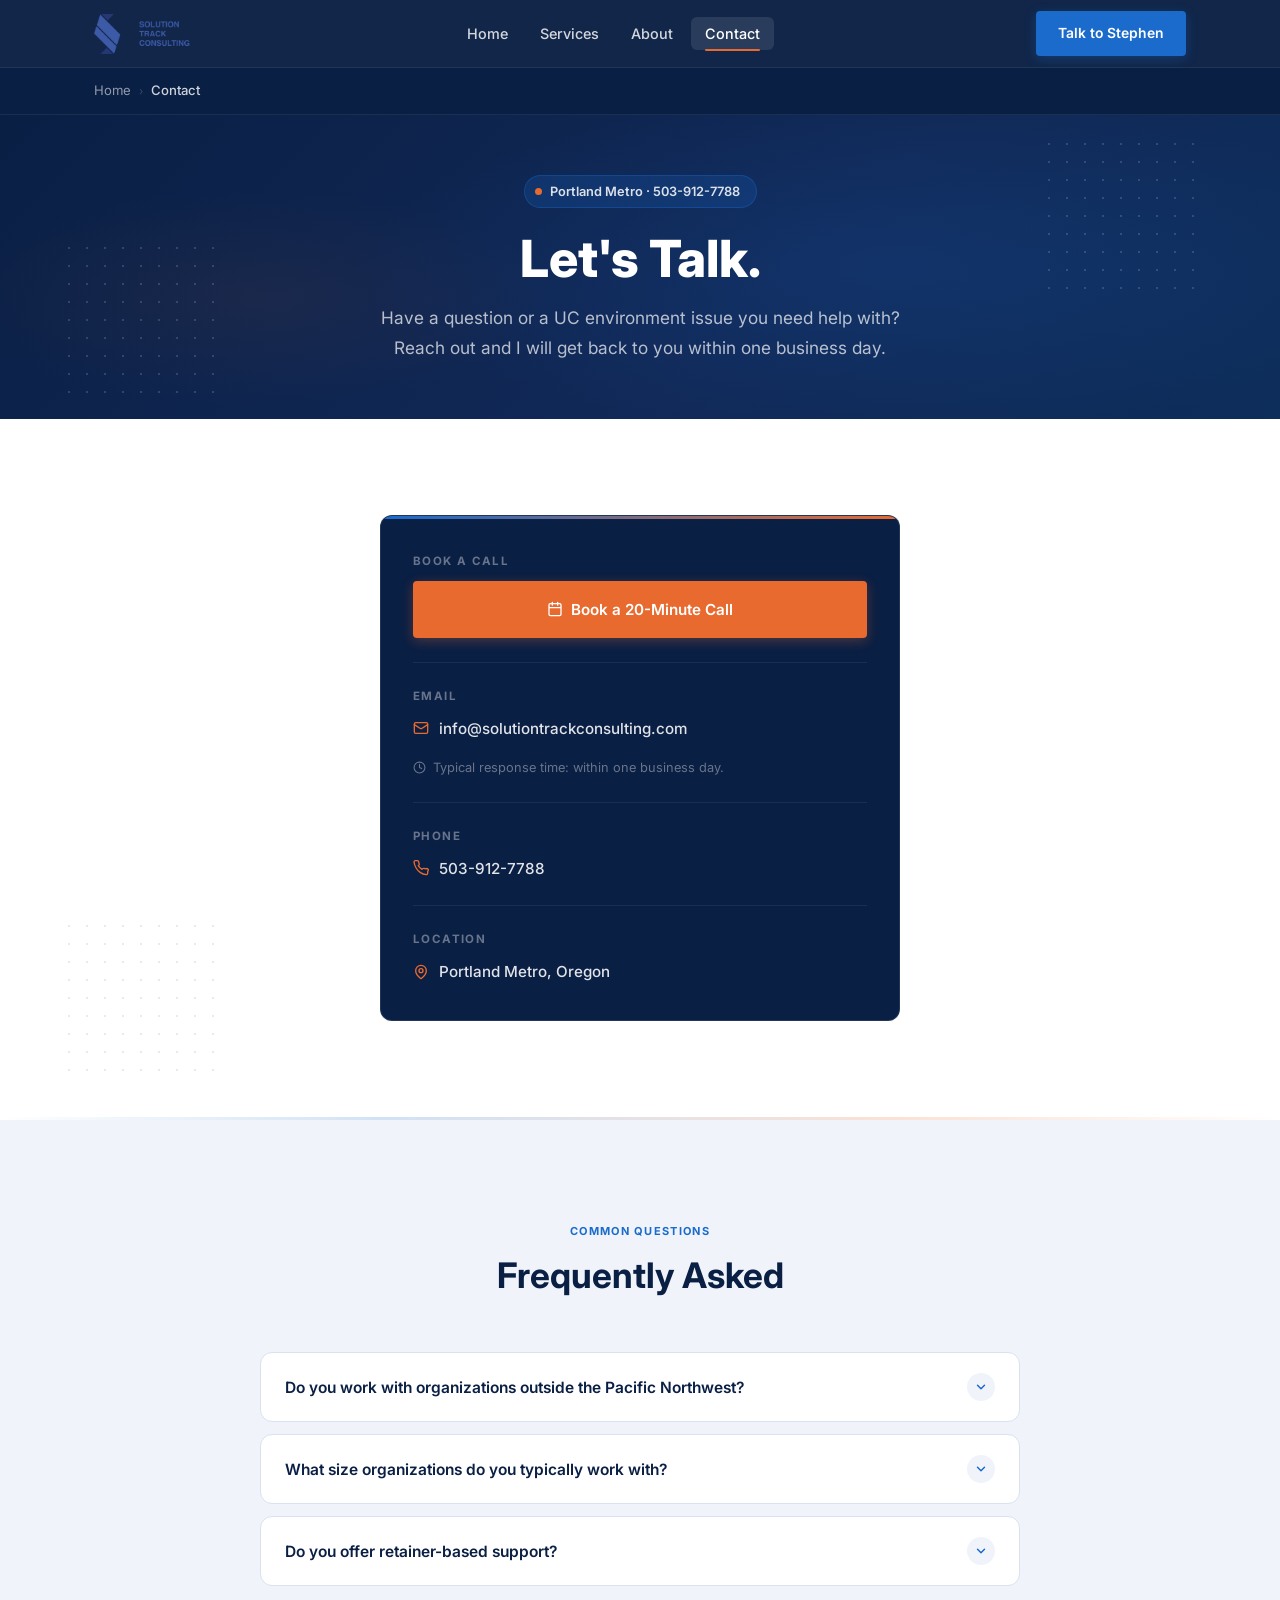
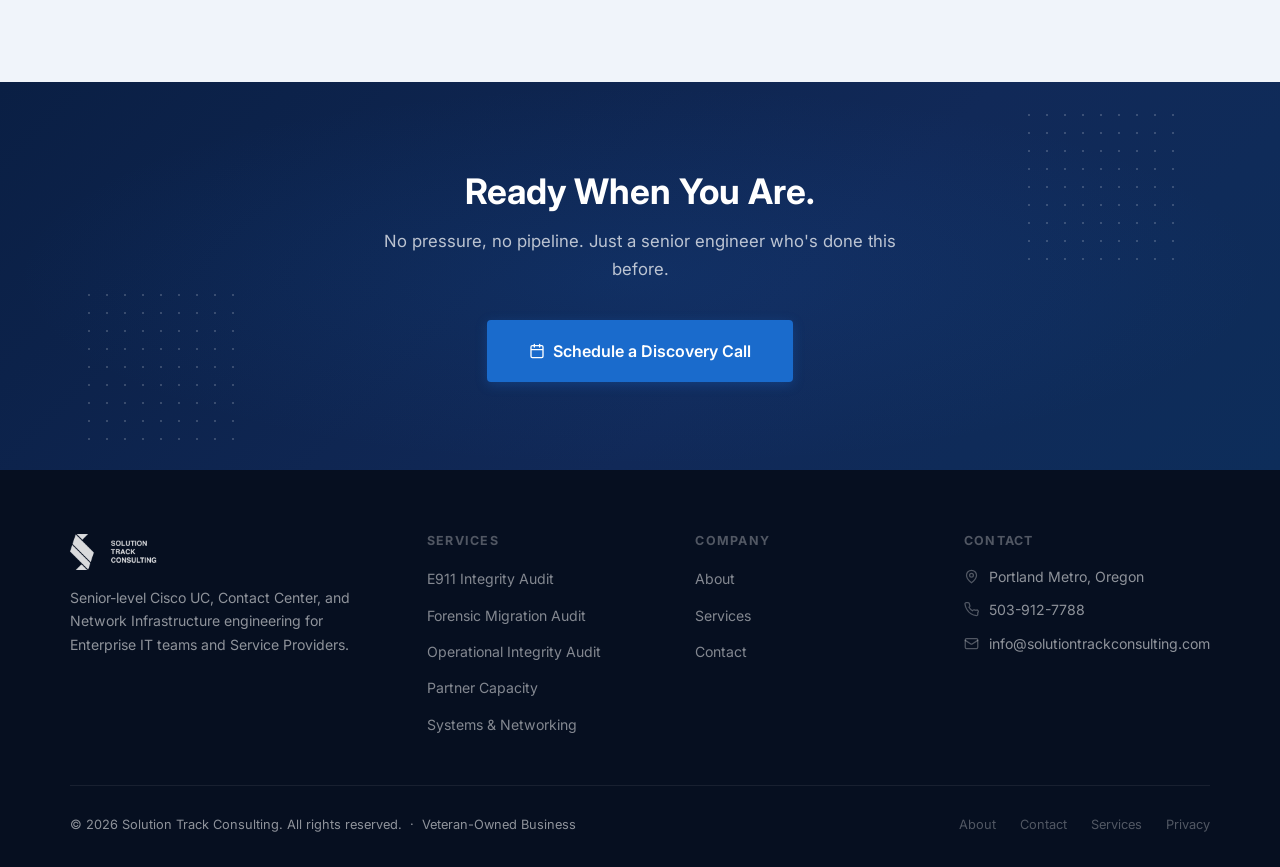
<file: contact.html>
<!DOCTYPE html>
<html lang="en">
<head>
  <meta charset="UTF-8" />
  <meta name="viewport" content="width=device-width, initial-scale=1.0" />
  <title>Contact | Solution Track Consulting</title>
  <meta name="description" content="Talk to Stephen Frahm about your Cisco UC environment, E911 compliance gaps, or a pending migration. Book a 20-minute call or email directly.">
  <link rel="canonical" href="https://www.solutiontrackconsulting.com/contact.html">
  <meta property="og:type" content="website">
  <meta property="og:site_name" content="Solution Track Consulting">
  <meta property="og:title" content="Contact | Solution Track Consulting">
  <meta property="og:description" content="Talk to Stephen Frahm about your Cisco UC environment, E911 compliance gaps, or a pending migration. Book a 20-minute call or email directly.">
  <meta property="og:url" content="https://www.solutiontrackconsulting.com/contact.html">
  <meta property="og:image" content="https://www.solutiontrackconsulting.com/img/stc-social-card.jpg">
  <meta property="og:image:width" content="1200">
  <meta property="og:image:height" content="630">
  <meta name="twitter:card" content="summary_large_image">
  <meta name="twitter:title" content="Contact | Solution Track Consulting">
  <meta name="twitter:description" content="Talk to Stephen Frahm about your Cisco UC environment, E911 compliance gaps, or a pending migration. Book a 20-minute call or email directly.">
  <meta name="twitter:image" content="https://www.solutiontrackconsulting.com/img/stc-social-card.jpg">
<script async src="https://www.googletagmanager.com/gtag/js?id=G-0S3B57YQPV"></script>
  <script>
    window.dataLayer = window.dataLayer || [];
    function gtag(){dataLayer.push(arguments);}
    gtag('js', new Date());
    gtag('config', 'G-0S3B57YQPV');
  </script>
  <link rel="preconnect" href="https://fonts.googleapis.com" />
  <link rel="icon" type="image/x-icon" href="favicon.ico">
  <link rel="icon" type="image/png" sizes="32x32" href="favicon-32x32.png">
  <link rel="icon" type="image/png" sizes="16x16" href="favicon-16x16.png">
  <link rel="apple-touch-icon" sizes="180x180" href="apple-touch-icon.png">
  <link rel="preconnect" href="https://fonts.gstatic.com" crossorigin />
  <link href="https://fonts.googleapis.com/css2?family=Inter:wght@400;500;600;700;800&display=swap" rel="stylesheet" />

  <style>
    /* ─── Reset & Base ─────────────────────────────────────────────────── */
    *, *::before, *::after { box-sizing: border-box; margin: 0; padding: 0; }

    :root {
      --navy:        #0a1f44;
      --navy-mid:    #112958;
      --navy-light:  #1e3a6e;
      --blue:        #1a6bcc;
      --blue-hover:  #145db3;
      --orange:      #e86a2e;
      --orange-hover:#d05a20;
      --bg-alt:      #f0f4fa;
      --bg-white:    #ffffff;
      --text-dark:   #0d1b2e;
      --text-mid:    #3a4a60;
      --text-light:  #6b7a96;
      --border:      #d8e2f0;
      --radius:      6px;
      --radius-lg:   12px;
      --shadow-sm:   0 2px 8px rgba(10,31,68,.08);
      --shadow-md:   0 6px 24px rgba(10,31,68,.13);
      --shadow-lg:   0 16px 48px rgba(10,31,68,.18);
      --font:        'Inter', system-ui, -apple-system, sans-serif;
      --max-w:       1140px;
      --section-pad: 96px 24px;
    }

    html { scroll-behavior: smooth; }

    body {
      font-family: var(--font);
      font-size: 16px;
      line-height: 1.65;
      color: var(--text-dark);
      background: var(--bg-white);
      -webkit-font-smoothing: antialiased;
    }

    img { display: block; max-width: 100%; }
    a { color: inherit; text-decoration: none; }

    .container {
      width: 100%;
      max-width: var(--max-w);
      margin: 0 auto;
      padding: 0 24px;
    }

    .eyebrow {
      display: inline-block;
      font-size: 11px;
      font-weight: 700;
      letter-spacing: .12em;
      text-transform: uppercase;
      color: var(--blue);
      margin-bottom: 14px;
    }

    h1, h2, h3, h4 { line-height: 1.2; font-weight: 700; }

    .section-title {
      font-size: clamp(1.65rem, 3vw, 2.2rem);
      color: var(--navy);
      margin-bottom: 16px;
    }
    .section-subtitle {
      font-size: 1.05rem;
      color: var(--text-mid);
      max-width: 640px;
    }
    .section-header {
      text-align: center;
      margin-bottom: 56px;
    }
    .section-header .section-subtitle { margin: 0 auto; }

    /* ─── Buttons ───────────────────────────────────────────────────────── */
    .btn {
      display: inline-flex;
      align-items: center;
      gap: 8px;
      padding: 14px 30px;
      border-radius: 4px;
      font-family: var(--font);
      font-size: .95rem;
      font-weight: 600;
      cursor: pointer;
      border: 2px solid transparent;
      transition: background .2s, color .2s, border-color .2s, box-shadow .2s, transform .15s;
      white-space: nowrap;
    }
    .btn:hover { transform: translateY(-2px); }
    .btn:active { transform: translateY(0); }

    .btn-primary {
      background: var(--blue);
      color: #fff;
      border-color: var(--blue);
      box-shadow: 0 3px 12px rgba(26,107,204,.30);
    }
    .btn-primary:hover {
      background: var(--orange);
      border-color: var(--orange);
      box-shadow: 0 6px 20px rgba(232,106,46,.40);
    }

    .btn-orange {
      background: var(--orange);
      color: #fff;
      border-color: var(--orange);
      box-shadow: 0 3px 12px rgba(232,106,46,.30);
    }
    .btn-orange:hover {
      background: var(--orange-hover);
      border-color: var(--orange-hover);
      box-shadow: 0 6px 20px rgba(232,106,46,.45);
    }

    .btn-block { width: 100%; justify-content: center; }

    /* ─── Dots accent ───────────────────────────────────────────────────── */
    .dots-accent {
      position: absolute;
      width: 160px; height: 160px;
      background-image: radial-gradient(circle, var(--blue) 1.5px, transparent 1.5px);
      background-size: 18px 18px;
      opacity: .13;
      pointer-events: none;
    }

    /* ─── Section divider ───────────────────────────────────────────────── */
    .section-divider {
      height: 3px;
      background: linear-gradient(90deg, transparent, var(--blue) 30%, var(--orange) 70%, transparent);
      opacity: .2;
    }

    /* ════════════════════════════════════════════════════════════════════
       NAV
    ════════════════════════════════════════════════════════════════════ */
    .site-nav {
      position: fixed;
      top: 0; left: 0; right: 0;
      z-index: 1000;
      background: rgba(10,31,68,.97);
      backdrop-filter: blur(12px);
      border-bottom: 1px solid rgba(255,255,255,.07);
      height: 68px;
      display: flex;
      align-items: center;
      transition: box-shadow .3s;
    }
    .nav-inner {
      display: flex;
      align-items: center;
      justify-content: space-between;
      width: 100%;
      max-width: var(--max-w);
      margin: 0 auto;
      padding: 0 24px;
    }
    .nav-logo img { height: 40px; width: auto; }
    .nav-links {
      display: flex;
      align-items: center;
      gap: 4px;
      list-style: none;
    }
    .nav-links a {
      padding: 8px 14px;
      border-radius: 6px;
      font-size: .9rem;
      font-weight: 500;
      color: rgba(255,255,255,.82);
      transition: color .2s, background .2s;
    }
    .nav-links a:hover { color: #fff; background: rgba(255,255,255,.08); }
    .nav-links a.active {
      color: #fff;
      background: rgba(255,255,255,.1);
      position: relative;
    }
    .nav-links a.active::after {
      content: '';
      position: absolute;
      bottom: -1px; left: 14px; right: 14px;
      height: 2px;
      background: var(--orange);
      border-radius: 2px;
    }
    .nav-cta { margin-left: 8px; }
    .nav-cta .btn { padding: 9px 20px; font-size: .87rem; }

    .nav-toggle {
      display: none;
      flex-direction: column;
      gap: 5px;
      cursor: pointer;
      padding: 6px;
      background: none;
      border: none;
    }
    .nav-toggle span {
      display: block;
      width: 24px; height: 2px;
      background: #fff;
      border-radius: 2px;
      transition: transform .25s, opacity .25s;
    }
    .nav-toggle.open span:nth-child(1) { transform: translateY(7px) rotate(45deg); }
    .nav-toggle.open span:nth-child(2) { opacity: 0; }
    .nav-toggle.open span:nth-child(3) { transform: translateY(-7px) rotate(-45deg); }

    .nav-mobile {
      display: none;
      flex-direction: column;
      background: rgba(10,31,68,.99);
      position: fixed;
      top: 68px; left: 0; right: 0;
      z-index: 999;
      padding: 16px 24px 28px;
      border-bottom: 1px solid rgba(255,255,255,.08);
      box-shadow: 0 12px 32px rgba(0,0,0,.4);
    }
    .nav-mobile.open { display: flex; }
    .nav-mobile a {
      padding: 14px 0;
      color: rgba(255,255,255,.82);
      font-size: 1rem;
      font-weight: 500;
      border-bottom: 1px solid rgba(255,255,255,.07);
      transition: color .15s;
    }
    .nav-mobile a:last-of-type { border-bottom: none; }
    .nav-mobile a:hover { color: #fff; }
    .nav-mobile a.active { color: #fff; }
    .nav-mobile .btn { margin-top: 16px; justify-content: center; width: 100%; }

    /* ════════════════════════════════════════════════════════════════════
       BREADCRUMB
    ════════════════════════════════════════════════════════════════════ */
    .breadcrumb-bar {
      background: var(--navy);
      border-bottom: 1px solid rgba(255,255,255,.07);
      padding: 12px 0;
      margin-top: 68px;
    }
    .breadcrumb {
      display: flex;
      align-items: center;
      gap: 8px;
      font-size: .82rem;
      color: rgba(255,255,255,.45);
      max-width: var(--max-w);
      margin: 0 auto;
      padding: 0 24px;
    }
    .breadcrumb a { color: rgba(255,255,255,.55); transition: color .15s; }
    .breadcrumb a:hover { color: rgba(255,255,255,.9); }
    .breadcrumb-sep { font-size: .7rem; opacity: .4; }
    .breadcrumb-current { color: rgba(255,255,255,.8); font-weight: 500; }

    /* ════════════════════════════════════════════════════════════════════
       PAGE HERO — shorter variant
    ════════════════════════════════════════════════════════════════════ */
    .page-hero {
      background: linear-gradient(135deg, #0a1f44 0%, #112958 60%, #0d2d5a 100%);
      padding: 60px 24px 56px;
      position: relative;
      overflow: hidden;
      text-align: center;
    }
    .page-hero::before {
      content: '';
      position: absolute;
      inset: 0;
      background:
        radial-gradient(ellipse 60% 80% at 70% 50%, rgba(26,107,204,.15) 0%, transparent 70%),
        radial-gradient(ellipse 40% 60% at 20% 60%, rgba(232,106,46,.06) 0%, transparent 60%);
      pointer-events: none;
    }
    .page-hero-dots {
      position: absolute;
      width: 160px; height: 160px;
      background-image: radial-gradient(circle, rgba(255,255,255,.15) 1.5px, transparent 1.5px);
      background-size: 18px 18px;
      pointer-events: none;
    }
    .page-hero-dots-1 { top: 20px; right: 80px; }
    .page-hero-dots-2 { bottom: 20px; left: 60px; }

    .page-hero-inner { position: relative; z-index: 1; max-width: 640px; margin: 0 auto; }
    .page-hero-eyebrow {
      display: inline-flex;
      align-items: center;
      gap: 8px;
      background: rgba(26,107,204,.2);
      border: 1px solid rgba(26,107,204,.35);
      border-radius: 40px;
      padding: 5px 16px 5px 10px;
      font-size: .8rem;
      font-weight: 600;
      color: rgba(255,255,255,.85);
      margin-bottom: 20px;
    }
    .page-hero-dot { width: 7px; height: 7px; background: var(--orange); border-radius: 50%; flex-shrink: 0; }
    .page-hero h1 {
      font-size: clamp(2.2rem, 5vw, 3.2rem);
      font-weight: 800;
      color: #fff;
      margin-bottom: 14px;
    }
    .page-hero-sub {
      font-size: 1.08rem;
      color: rgba(255,255,255,.7);
      line-height: 1.72;
      max-width: 560px;
      margin: 0 auto;
    }

    /* ════════════════════════════════════════════════════════════════════
       SECTION 2 — CONTACT LAYOUT
    ════════════════════════════════════════════════════════════════════ */
    .contact-section {
      background: var(--bg-white);
      padding: var(--section-pad);
      position: relative;
      overflow: hidden;
    }
    .contact-section .dots-accent { bottom: 40px; left: 60px; }

    .contact-inner {
      max-width: 520px;
      margin: 0 auto;
    }

    /* ── Contact card ── */
    .contact-card {
      background: var(--navy);
      border: 1px solid rgba(255,255,255,.1);
      border-radius: var(--radius-lg);
      padding: 36px 32px;
      color: #fff;
      position: relative;
      overflow: hidden;
    }
    .contact-card::before {
      content: '';
      position: absolute;
      top: 0; left: 0; right: 0;
      height: 3px;
      background: linear-gradient(90deg, var(--blue), var(--orange));
    }

    .contact-card-section {
      margin-bottom: 24px;
      padding-bottom: 24px;
      border-bottom: 1px solid rgba(255,255,255,.07);
    }
    .contact-card-section:last-child {
      margin-bottom: 0;
      padding-bottom: 0;
      border-bottom: none;
    }

    .contact-card-label {
      font-size: .72rem;
      font-weight: 700;
      letter-spacing: .12em;
      text-transform: uppercase;
      color: rgba(255,255,255,.38);
      margin-bottom: 10px;
    }

    .contact-card-value {
      display: flex;
      align-items: center;
      gap: 10px;
      font-size: .95rem;
      color: rgba(255,255,255,.88);
      font-weight: 500;
    }
    .contact-card-value svg {
      width: 16px; height: 16px;
      color: var(--orange);
      flex-shrink: 0;
    }
    .contact-card-value a {
      color: rgba(255,255,255,.88);
      transition: color .15s;
    }
    .contact-card-value a:hover { color: #fff; text-decoration: underline; }

    .response-note {
      margin-top: 16px;
      font-size: .8rem;
      color: rgba(255,255,255,.38);
      display: flex;
      align-items: center;
      gap: 7px;
    }
    .response-note svg { width: 13px; height: 13px; flex-shrink: 0; }

    /* ════════════════════════════════════════════════════════════════════
       SECTION 3 — FAQ
    ════════════════════════════════════════════════════════════════════ */
    .faq-section {
      background: var(--bg-alt);
      padding: var(--section-pad);
      position: relative;
      overflow: hidden;
    }

    .faq-list {
      max-width: 760px;
      margin: 0 auto;
      display: flex;
      flex-direction: column;
      gap: 12px;
    }

    .faq-item {
      background: var(--bg-white);
      border: 1px solid var(--border);
      border-radius: var(--radius-lg);
      overflow: hidden;
      transition: border-color .2s, box-shadow .2s;
    }
    .faq-item.open {
      border-color: rgba(26,107,204,.25);
      box-shadow: var(--shadow-sm);
    }

    .faq-trigger {
      width: 100%;
      display: flex;
      align-items: center;
      justify-content: space-between;
      gap: 16px;
      padding: 20px 24px;
      background: none;
      border: none;
      cursor: pointer;
      font-family: var(--font);
      text-align: left;
    }
    .faq-trigger:focus-visible { outline: 2px solid var(--blue); outline-offset: -2px; }

    .faq-question {
      font-size: .97rem;
      font-weight: 600;
      color: var(--navy);
      line-height: 1.4;
    }
    .faq-item.open .faq-question { color: var(--blue); }

    .faq-icon {
      width: 28px; height: 28px;
      background: var(--bg-alt);
      border-radius: 50%;
      display: flex;
      align-items: center;
      justify-content: center;
      flex-shrink: 0;
      transition: background .2s, transform .3s;
    }
    .faq-icon svg {
      width: 14px; height: 14px;
      color: var(--blue);
      transition: transform .3s;
    }
    .faq-item.open .faq-icon { background: rgba(26,107,204,.1); }
    .faq-item.open .faq-icon svg { transform: rotate(180deg); }

    .faq-body {
      max-height: 0;
      overflow: hidden;
      transition: max-height .35s ease, padding .35s ease;
    }
    .faq-body-inner {
      padding: 0 24px 22px;
      font-size: .93rem;
      color: var(--text-mid);
      line-height: 1.72;
    }

    /* ════════════════════════════════════════════════════════════════════
       CTA BAND
    ════════════════════════════════════════════════════════════════════ */
    .cta-band {
      background: linear-gradient(135deg, var(--navy) 0%, var(--navy-mid) 60%, #0d2d5a 100%);
      padding: 88px 24px;
      text-align: center;
      position: relative;
      overflow: hidden;
    }
    .cta-band::before {
      content: '';
      position: absolute;
      inset: 0;
      background: radial-gradient(ellipse 70% 70% at 50% 50%, rgba(26,107,204,.12) 0%, transparent 70%);
    }
    .cta-band-dots {
      position: absolute;
      width: 160px; height: 160px;
      background-image: radial-gradient(circle, rgba(255,255,255,.18) 1.5px, transparent 1.5px);
      background-size: 18px 18px;
      pointer-events: none;
    }
    .cta-band-dots-1 { top: 24px; right: 100px; }
    .cta-band-dots-2 { bottom: 24px; left: 80px; }
    .cta-band h2 { color: #fff; font-size: clamp(1.6rem, 3vw, 2.2rem); margin-bottom: 14px; position: relative; }
    .cta-band p { color: rgba(255,255,255,.72); font-size: 1.05rem; margin-bottom: 36px; max-width: 540px; margin-left: auto; margin-right: auto; position: relative; line-height: 1.7; }
    .cta-band .btn { font-size: 1rem; padding: 16px 40px; position: relative; }

    /* ════════════════════════════════════════════════════════════════════
       FOOTER
    ════════════════════════════════════════════════════════════════════ */
    .site-footer { background: #060f20; padding: 64px 24px 32px; color: rgba(255,255,255,.55); }
    .footer-inner { max-width: var(--max-w); margin: 0 auto; }
    .footer-top {
      display: grid;
      grid-template-columns: 1.4fr 1fr 1fr 1fr;
      gap: 48px;
      padding-bottom: 48px;
      border-bottom: 1px solid rgba(255,255,255,.07);
    }
    .footer-brand img { height: 36px; width: auto; filter: brightness(0) invert(1); opacity: .85; margin-bottom: 16px; }
    .footer-brand p { font-size: .88rem; line-height: 1.65; margin-bottom: 20px; }
    .footer-badge img { width: 80px; height: auto; }
    .footer-col h4 { font-size: .78rem; font-weight: 700; letter-spacing: .1em; text-transform: uppercase; color: rgba(255,255,255,.3); margin-bottom: 16px; }
    .footer-col ul { list-style: none; display: flex; flex-direction: column; gap: 10px; }
    .footer-col ul li a { font-size: .88rem; color: rgba(255,255,255,.5); transition: color .15s; }
    .footer-col ul li a:hover { color: rgba(255,255,255,.9); }
    .footer-contact p { display: flex; align-items: center; gap: 10px; font-size: .88rem; margin-bottom: 10px; }
    .footer-contact svg { width: 15px; height: 15px; flex-shrink: 0; color: rgba(255,255,255,.3); }
    .footer-contact a { transition: color .15s; }
    .footer-contact a:hover { color: rgba(255,255,255,.9); }
    .footer-bottom { padding-top: 28px; display: flex; align-items: center; justify-content: space-between; flex-wrap: wrap; gap: 12px; }
    .footer-bottom p { font-size: .8rem; }
    .footer-bottom-links { display: flex; gap: 24px; }
    .footer-bottom-links a { font-size: .8rem; color: rgba(255,255,255,.3); transition: color .15s; }
    .footer-bottom-links a:hover { color: rgba(255,255,255,.7); }

    /* ════════════════════════════════════════════════════════════════════
       RESPONSIVE
    ════════════════════════════════════════════════════════════════════ */
    @media (max-width: 900px) {
      .footer-top    { grid-template-columns: 1fr 1fr; }
    }
    @media (max-width: 680px) {
      :root { --section-pad: 72px 20px; }
      .nav-links, .nav-cta { display: none; }
      .nav-toggle { display: flex; }
      .page-hero  { padding: 48px 20px 48px; }
      .page-hero h1 { font-size: 2rem; }
      .footer-top { grid-template-columns: 1fr; }
      .footer-bottom { flex-direction: column; align-items: flex-start; }
    }
    @media (max-width: 480px) {
      .page-hero h1 { font-size: 1.8rem; }
    }

    /* ─── Page Transition ───────────────────────────────────────────────── */
    body { animation: pageFadeIn 0.4s ease; }
    @keyframes pageFadeIn {
      from { opacity: 0; }
      to   { opacity: 1; }
    }
    body.fade-out {
      opacity: 0;
      transition: opacity 0.25s ease;
    }
    @media (prefers-reduced-motion: reduce) {
      html { scroll-behavior: auto; }
      body { animation: none; }
      body.fade-out { opacity: 1; transition: none; }
      .reveal, .fade-up { opacity: 1; transform: none; transition: none; }
    }
    /* ─── Scroll Reveal ─────────────────────────────────────────────────── */
    .reveal {
      opacity: 0;
      transform: translateY(24px);
      transition: opacity 0.5s ease, transform 0.5s ease;
    }
    .reveal.visible {
      opacity: 1;
      transform: translateY(0);
    }
    .icon {
      display: inline-block;
      vertical-align: middle;
      width: 24px;
      height: 24px;
      stroke: #1a6bcc;
      stroke-width: 1.5;
      fill: none;
      flex-shrink: 0;
    }
    .icon-white { stroke: #ffffff; }
    .icon-orange { stroke: #e86a2e; }
  </style>
  <noscript><style>.reveal, .fade-up { opacity: 1; transform: none; }</style></noscript>
</head>
<body>

<!-- ═══════════════════════════════════════════════════════════════
     NAV
════════════════════════════════════════════════════════════════ -->
<nav class="site-nav" role="navigation" aria-label="Main navigation">
  <div class="nav-inner">
    <a href="index.html" class="nav-logo" aria-label="Solution Track Consulting home">
      <img src="img/STC-logo-blue2-1.png" alt="Solution Track Consulting" />
    </a>
    <ul class="nav-links" role="list">
      <li><a href="index.html">Home</a></li>
      <li><a href="services.html">Services</a></li>
      <li><a href="about.html">About</a></li>
      <li><a href="contact.html" class="active">Contact</a></li>
    </ul>
    <div class="nav-cta">
      <a href="https://outlook.office.com/book/SolutionTrackConsulting1@NETORGFT8412481.onmicrosoft.com/s/bZnD75cqX0WYLCDX9ZqSZA2"
         class="btn btn-primary" target="_blank" rel="noopener">
        Talk to Stephen
      </a>
    </div>
    <button class="nav-toggle" aria-label="Toggle mobile menu" aria-expanded="false" id="navToggle">
      <span></span><span></span><span></span>
    </button>
  </div>
</nav>

<div class="nav-mobile" id="navMobile" role="dialog" aria-label="Mobile menu">
  <a href="index.html">Home</a>
  <a href="services.html">Services</a>
  <a href="about.html">About</a>
  <a href="contact.html" class="active">Contact</a>
  <a href="https://outlook.office.com/book/SolutionTrackConsulting1@NETORGFT8412481.onmicrosoft.com/s/bZnD75cqX0WYLCDX9ZqSZA2"
     class="btn btn-primary" target="_blank" rel="noopener">
    Talk to Stephen
  </a>
</div>


<!-- ═══════════════════════════════════════════════════════════════
     BREADCRUMB
════════════════════════════════════════════════════════════════ -->
<div class="breadcrumb-bar">
  <nav class="breadcrumb" aria-label="Breadcrumb">
    <a href="index.html">Home</a>
    <span class="breadcrumb-sep">›</span>
    <span class="breadcrumb-current">Contact</span>
  </nav>
</div>


<!-- ═══════════════════════════════════════════════════════════════
     PAGE HERO
════════════════════════════════════════════════════════════════ -->
<section class="page-hero" id="top">
  <div class="page-hero-dots page-hero-dots-1"></div>
  <div class="page-hero-dots page-hero-dots-2"></div>
  <div class="page-hero-inner">
    <div class="page-hero-eyebrow">
      <span class="page-hero-dot"></span>
      Portland Metro &middot; 503-912-7788
    </div>
    <h1>Let's Talk.</h1>
    <p class="page-hero-sub">
      Have a question or a UC environment issue you need help with? Reach out and I will get back to you within one business day.
    </p>
  </div>
</section>


<!-- ═══════════════════════════════════════════════════════════════
     SECTION 2 — CONTACT LAYOUT
════════════════════════════════════════════════════════════════ -->
<section class="contact-section" id="contact">
  <div class="dots-accent" style="bottom:40px;left:60px;"></div>
  <div class="container">
    <div class="contact-inner reveal">

      <!-- Contact card -->
      <div class="contact-card">
        <div class="contact-card-section">
          <div class="contact-card-label">Book a call</div>
          <a href="https://outlook.office.com/book/SolutionTrackConsulting1@NETORGFT8412481.onmicrosoft.com/s/bZnD75cqX0WYLCDX9ZqSZA2"
             class="btn btn-orange btn-block" target="_blank" rel="noopener">
            <svg xmlns="http://www.w3.org/2000/svg" viewBox="0 0 24 24" fill="none"
                 stroke="currentColor" stroke-width="2" stroke-linecap="round"
                 stroke-linejoin="round" style="width:16px;height:16px">
              <path d="M8 2v4M16 2v4M3 10h18M5 4h14a2 2 0 0 1 2 2v14a2 2 0 0 1-2 2H5a2 2 0 0 1-2-2V6a2 2 0 0 1 2-2z"/>
            </svg>
            Book a 20-Minute Call
          </a>
        </div>

        <div class="contact-card-section">
          <div class="contact-card-label">Email</div>
          <div class="contact-card-value">
            <svg xmlns="http://www.w3.org/2000/svg" viewBox="0 0 24 24" fill="none"
                 stroke="currentColor" stroke-width="2" stroke-linecap="round"
                 stroke-linejoin="round">
              <rect width="20" height="16" x="2" y="4" rx="2"/>
              <path d="m22 7-8.97 5.7a1.94 1.94 0 0 1-2.06 0L2 7"/>
            </svg>
            <a href="mailto:info@solutiontrackconsulting.com">info@solutiontrackconsulting.com</a>
          </div>
          <div class="response-note">
            <svg xmlns="http://www.w3.org/2000/svg" viewBox="0 0 24 24" fill="none"
                 stroke="currentColor" stroke-width="2" stroke-linecap="round"
                 stroke-linejoin="round">
              <circle cx="12" cy="12" r="10"/>
              <polyline points="12 6 12 12 16 14"/>
            </svg>
            Typical response time: within one business day.
          </div>
        </div>

        <div class="contact-card-section">
          <div class="contact-card-label">Phone</div>
          <div class="contact-card-value">
            <svg xmlns="http://www.w3.org/2000/svg" viewBox="0 0 24 24" fill="none"
                 stroke="currentColor" stroke-width="2" stroke-linecap="round"
                 stroke-linejoin="round">
              <path d="M22 16.92v3a2 2 0 0 1-2.18 2 19.79 19.79 0 0 1-8.63-3.07A19.5 19.5 0 0 1 4.69 12 19.79 19.79 0 0 1 1.6 3.41 2 2 0 0 1 3.56 1h3a2 2 0 0 1 2 1.72c.127.96.361 1.903.7 2.81a2 2 0 0 1-.45 2.11L7.91 8.46a16 16 0 0 0 5.55 5.55l.92-.92a2 2 0 0 1 2.12-.45c.907.339 1.85.573 2.81.7A2 2 0 0 1 22 16.92z"/>
            </svg>
            <a href="tel:5039127788">503-912-7788</a>
          </div>
        </div>

        <div class="contact-card-section">
          <div class="contact-card-label">Location</div>
          <div class="contact-card-value">
            <svg xmlns="http://www.w3.org/2000/svg" viewBox="0 0 24 24" fill="none"
                 stroke="currentColor" stroke-width="2" stroke-linecap="round"
                 stroke-linejoin="round">
              <path d="M20 10c0 6-8 12-8 12s-8-6-8-12a8 8 0 0 1 16 0Z"/>
              <circle cx="12" cy="10" r="3"/>
            </svg>
            Portland Metro, Oregon
          </div>
        </div>
      </div>

    </div>
  </div>
</section>

<div class="section-divider"></div>


<!-- ═══════════════════════════════════════════════════════════════
     SECTION 3 — FAQ ACCORDION
════════════════════════════════════════════════════════════════ -->
<section class="faq-section" id="faq">
  <div class="container">
    <div class="section-header">
      <span class="eyebrow">Common Questions</span>
      <h2 class="section-title">Frequently Asked</h2>
    </div>

    <div class="faq-list">

      <div class="faq-item reveal" id="faq-1">
        <button class="faq-trigger" aria-expanded="false" aria-controls="faq-1-body"
                onclick="toggleFaq('faq-1')">
          <span class="faq-question">
            Do you work with organizations outside the Pacific Northwest?
          </span>
          <span class="faq-icon">
            <svg xmlns="http://www.w3.org/2000/svg" viewBox="0 0 24 24" fill="none"
                 stroke="currentColor" stroke-width="2.5" stroke-linecap="round"
                 stroke-linejoin="round"><polyline points="6 9 12 15 18 9"/></svg>
          </span>
        </button>
        <div class="faq-body" id="faq-1-body" role="region" aria-labelledby="faq-1">
          <div class="faq-body-inner">
            Yes. While I'm based in Portland, I work with enterprise IT teams and service
            providers across the U.S. Most audit and engineering work can be performed
            remotely, with onsite travel arranged as needed.
          </div>
        </div>
      </div>

      <div class="faq-item reveal" style="transition-delay:.1s" id="faq-2">
        <button class="faq-trigger" aria-expanded="false" aria-controls="faq-2-body"
                onclick="toggleFaq('faq-2')">
          <span class="faq-question">
            What size organizations do you typically work with?
          </span>
          <span class="faq-icon">
            <svg xmlns="http://www.w3.org/2000/svg" viewBox="0 0 24 24" fill="none"
                 stroke="currentColor" stroke-width="2.5" stroke-linecap="round"
                 stroke-linejoin="round"><polyline points="6 9 12 15 18 9"/></svg>
          </span>
        </button>
        <div class="faq-body" id="faq-2-body" role="region" aria-labelledby="faq-2">
          <div class="faq-body-inner">
            Mid-market to enterprise. Typically organizations with 200+ seats or service
            providers managing multi-client UC environments. That said, if the problem is
            complex and the stakes are high, I'm interested in the conversation.
          </div>
        </div>
      </div>

      <div class="faq-item reveal" style="transition-delay:.2s" id="faq-3">
        <button class="faq-trigger" aria-expanded="false" aria-controls="faq-3-body"
                onclick="toggleFaq('faq-3')">
          <span class="faq-question">
            Do you offer retainer-based support?
          </span>
          <span class="faq-icon">
            <svg xmlns="http://www.w3.org/2000/svg" viewBox="0 0 24 24" fill="none"
                 stroke="currentColor" stroke-width="2.5" stroke-linecap="round"
                 stroke-linejoin="round"><polyline points="6 9 12 15 18 9"/></svg>
          </span>
        </button>
        <div class="faq-body" id="faq-3-body" role="region" aria-labelledby="faq-3">
          <div class="faq-body-inner">
            Yes. In addition to project-based engagements, I offer monthly retainer
            arrangements for ongoing UC support, monitoring, and strategic advisory.
            Reach out to discuss what makes sense for your environment.
          </div>
        </div>
      </div>

    </div>
  </div>
</section>


<!-- ═══════════════════════════════════════════════════════════════
     CTA BAND
════════════════════════════════════════════════════════════════ -->
<section class="cta-band" id="contact-cta">
  <div class="cta-band-dots cta-band-dots-1"></div>
  <div class="cta-band-dots cta-band-dots-2"></div>
  <h2>Ready When You Are.</h2>
  <p>No pressure, no pipeline. Just a senior engineer who's done this before.</p>
  <a href="https://outlook.office.com/book/SolutionTrackConsulting1@NETORGFT8412481.onmicrosoft.com/s/bZnD75cqX0WYLCDX9ZqSZA2"
     class="btn btn-primary" target="_blank" rel="noopener">
    <svg xmlns="http://www.w3.org/2000/svg" viewBox="0 0 24 24" fill="none"
         stroke="currentColor" stroke-width="2" stroke-linecap="round"
         stroke-linejoin="round" style="width:16px;height:16px">
      <path d="M8 2v4M16 2v4M3 10h18M5 4h14a2 2 0 0 1 2 2v14a2 2 0 0 1-2 2H5a2 2 0 0 1-2-2V6a2 2 0 0 1 2-2z"/>
    </svg>
    Schedule a Discovery Call
  </a>
</section>


<!-- ═══════════════════════════════════════════════════════════════
     FOOTER
════════════════════════════════════════════════════════════════ -->
<footer class="site-footer">
  <div class="footer-inner">
    <div class="footer-top">
      <div class="footer-brand">
        <img src="img/STC-logo-blue2-1.png" alt="Solution Track Consulting" />
        <p>Senior-level Cisco UC, Contact Center, and Network Infrastructure engineering for Enterprise IT teams and Service Providers.</p>
      </div>
      <div class="footer-col">
        <h4>Services</h4>
        <ul>
          <li><a href="e911-integrity.html">E911 Integrity Audit</a></li>
          <li><a href="migration-audit.html">Forensic Migration Audit</a></li>
          <li><a href="operational-audit.html">Operational Integrity Audit</a></li>
          <li><a href="partner-support.html">Partner Capacity</a></li>
          <li><a href="services.html">Systems &amp; Networking</a></li>
        </ul>
      </div>
      <div class="footer-col">
        <h4>Company</h4>
        <ul>
          <li><a href="about.html">About</a></li>
          <li><a href="services.html">Services</a></li>
          <li><a href="contact.html">Contact</a></li>
        </ul>
      </div>
      <div class="footer-col footer-contact">
        <h4>Contact</h4>
        <p>
          <svg xmlns="http://www.w3.org/2000/svg" viewBox="0 0 24 24" fill="none" stroke="currentColor" stroke-width="2" stroke-linecap="round" stroke-linejoin="round">
            <path d="M20 10c0 6-8 12-8 12s-8-6-8-12a8 8 0 0 1 16 0Z"/><circle cx="12" cy="10" r="3"/>
          </svg>
          Portland Metro, Oregon
        </p>
        <p>
          <svg xmlns="http://www.w3.org/2000/svg" viewBox="0 0 24 24" fill="none" stroke="currentColor" stroke-width="2" stroke-linecap="round" stroke-linejoin="round">
            <path d="M22 16.92v3a2 2 0 0 1-2.18 2 19.79 19.79 0 0 1-8.63-3.07A19.5 19.5 0 0 1 4.69 12 19.79 19.79 0 0 1 1.6 3.41 2 2 0 0 1 3.56 1h3a2 2 0 0 1 2 1.72c.127.96.361 1.903.7 2.81a2 2 0 0 1-.45 2.11L7.91 8.46a16 16 0 0 0 5.55 5.55l.92-.92a2 2 0 0 1 2.12-.45c.907.339 1.85.573 2.81.7A2 2 0 0 1 22 16.92z"/>
          </svg>
          <a href="tel:5039127788">503-912-7788</a>
        </p>
        <p>
          <svg xmlns="http://www.w3.org/2000/svg" viewBox="0 0 24 24" fill="none" stroke="currentColor" stroke-width="2" stroke-linecap="round" stroke-linejoin="round">
            <rect width="20" height="16" x="2" y="4" rx="2"/>
            <path d="m22 7-8.97 5.7a1.94 1.94 0 0 1-2.06 0L2 7"/>
          </svg>
          <a href="mailto:info@solutiontrackconsulting.com">info@solutiontrackconsulting.com</a>
        </p>
      </div>
    </div>
    <div class="footer-bottom">
      <p>&copy; <span id="footerYear"></span> Solution Track Consulting. All rights reserved. &nbsp;&middot;&nbsp; Veteran-Owned Business</p>
      <div class="footer-bottom-links">
        <a href="about.html">About</a>
        <a href="contact.html">Contact</a>
        <a href="services.html">Services</a>
        <a href="privacy-policy.html">Privacy</a>
      </div>
    </div>
  </div>
</footer>


<script>
  document.getElementById('footerYear').textContent = new Date().getFullYear();

  const nav = document.querySelector('.site-nav');
  window.addEventListener('scroll', () => {
    nav.style.boxShadow = window.scrollY > 20 ? '0 4px 24px rgba(0,0,0,.4)' : 'none';
  }, { passive: true });

  const toggle    = document.getElementById('navToggle');
  const mobileNav = document.getElementById('navMobile');

  function openMobileNav() {
    mobileNav.classList.add('open');
    toggle.classList.add('open');
    toggle.setAttribute('aria-expanded', 'true');
    document.body.style.overflow = 'hidden';
  }
  function closeMobileNav() {
    mobileNav.classList.remove('open');
    toggle.classList.remove('open');
    toggle.setAttribute('aria-expanded', 'false');
    document.body.style.overflow = '';
  }
  toggle.addEventListener('click', (e) => {
    e.stopPropagation();
    mobileNav.classList.contains('open') ? closeMobileNav() : openMobileNav();
  });
  mobileNav.querySelectorAll('a').forEach(l => l.addEventListener('click', closeMobileNav));
  document.addEventListener('click', (e) => {
    if (!nav.contains(e.target) && !mobileNav.contains(e.target)) closeMobileNav();
  });
  document.addEventListener('keydown', (e) => { if (e.key === 'Escape') closeMobileNav(); });

  /* FAQ accordion */
  function toggleFaq(id) {
    const item    = document.getElementById(id);
    const body    = document.getElementById(id + '-body');
    const trigger = item.querySelector('.faq-trigger');
    const isOpen  = item.classList.contains('open');

    /* Close all others */
    document.querySelectorAll('.faq-item.open').forEach(el => {
      if (el.id !== id) {
        el.classList.remove('open');
        el.querySelector('.faq-body').style.maxHeight = '0';
        el.querySelector('.faq-trigger').setAttribute('aria-expanded', 'false');
      }
    });

    if (isOpen) {
      item.classList.remove('open');
      body.style.maxHeight = '0';
      trigger.setAttribute('aria-expanded', 'false');
    } else {
      item.classList.add('open');
      body.style.maxHeight = body.scrollHeight + 'px';
      trigger.setAttribute('aria-expanded', 'true');
    }
  }

  /* Keyboard: Enter/Space on FAQ trigger already fires onclick via button; nothing extra needed */

  // Page fade transition
  document.querySelectorAll('a[href]').forEach(link => {
    const href = link.getAttribute('href');
    if (href && !href.startsWith('http') && !href.startsWith('mailto') && !href.startsWith('tel') && !href.startsWith('#')) {
      link.addEventListener('click', function(e) {
        // Leave new-tab / modified clicks and reduced-motion users to the browser
        if (e.defaultPrevented || e.button !== 0 || e.metaKey || e.ctrlKey || e.shiftKey || e.altKey) return;
        if (link.target === '_blank' || link.hasAttribute('download')) return;
        if (window.matchMedia('(prefers-reduced-motion: reduce)').matches) return;
        e.preventDefault();
        document.body.classList.add('fade-out');
        setTimeout(() => { window.location.href = href; }, 250);
      });
    }
  });

  // Restore the page if it is brought back from the back/forward cache mid-fade
  window.addEventListener('pageshow', function() { document.body.classList.remove('fade-out'); });

  // Scroll reveal
  const revealElements = document.querySelectorAll('.reveal');
  const revealObserver = new IntersectionObserver((entries) => {
    entries.forEach(entry => {
      if (entry.isIntersecting) {
        entry.target.classList.add('visible');
        revealObserver.unobserve(entry.target);
      }
    });
  }, { threshold: 0.12 });
  revealElements.forEach(el => revealObserver.observe(el));
</script>

</body>
</html>
</file>
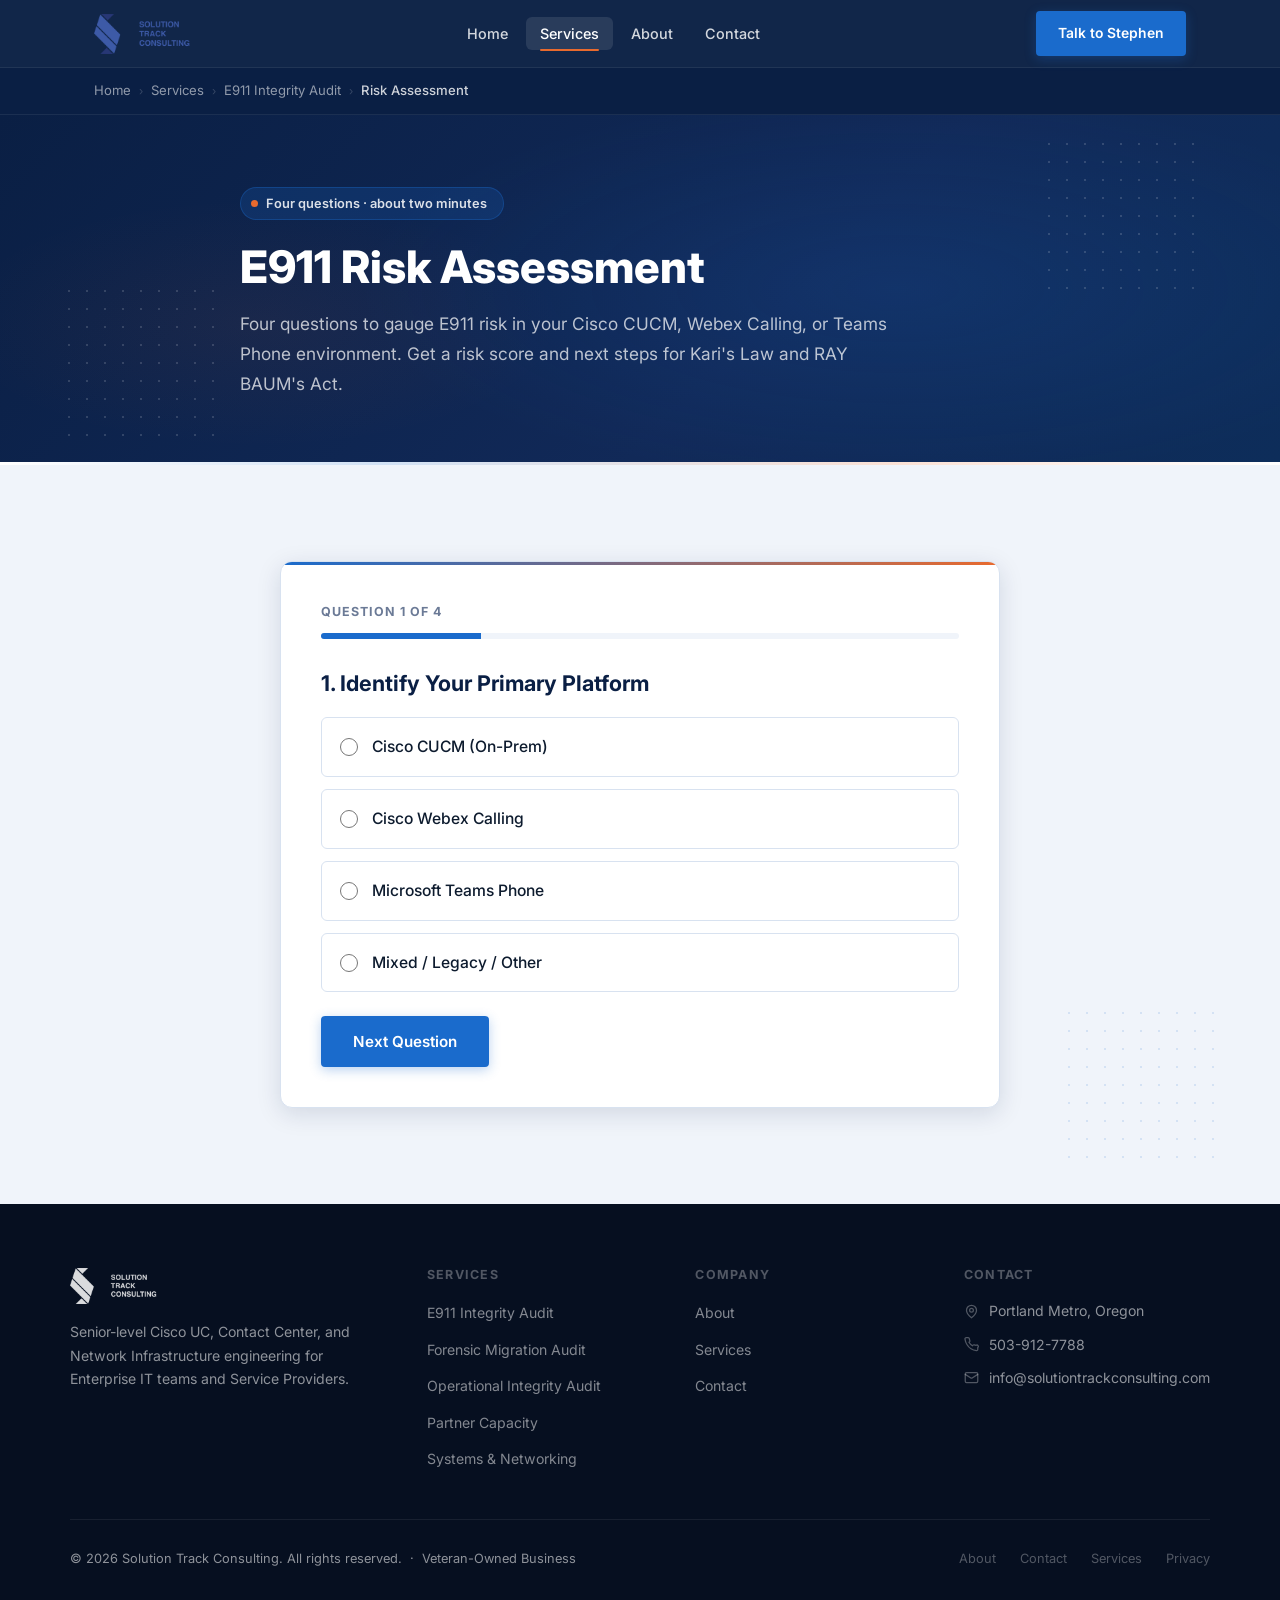
<file: e911-check.html>
<!DOCTYPE html>
<html lang="en">
<head>
  <meta charset="UTF-8" />
  <meta name="viewport" content="width=device-width, initial-scale=1.0" />
  <title>E911 Risk Assessment | Solution Track Consulting</title>
  <meta name="description" content="Four questions to gauge E911 risk in your Cisco CUCM, Webex Calling, or Teams Phone environment. Get a risk score and next steps for Kari's Law and RAY BAUM's Act.">
  <link rel="canonical" href="https://www.solutiontrackconsulting.com/e911-check.html">
  <meta property="og:type" content="website">
  <meta property="og:site_name" content="Solution Track Consulting">
  <meta property="og:title" content="E911 Risk Assessment | Solution Track Consulting">
  <meta property="og:description" content="Four questions to gauge E911 risk in your Cisco CUCM, Webex Calling, or Teams Phone environment. Get a risk score and next steps for Kari's Law and RAY BAUM's Act.">
  <meta property="og:url" content="https://www.solutiontrackconsulting.com/e911-check.html">
  <meta property="og:image" content="https://www.solutiontrackconsulting.com/img/stc-social-card.jpg">
  <meta property="og:image:width" content="1200">
  <meta property="og:image:height" content="630">
  <meta name="twitter:card" content="summary_large_image">
  <meta name="twitter:title" content="E911 Risk Assessment | Solution Track Consulting">
  <meta name="twitter:description" content="Four questions to gauge E911 risk in your Cisco CUCM, Webex Calling, or Teams Phone environment. Get a risk score and next steps for Kari's Law and RAY BAUM's Act.">
  <meta name="twitter:image" content="https://www.solutiontrackconsulting.com/img/stc-social-card.jpg">
  <script async src="https://www.googletagmanager.com/gtag/js?id=G-0S3B57YQPV"></script>
  <script>
    window.dataLayer = window.dataLayer || [];
    function gtag(){dataLayer.push(arguments);}
    gtag('js', new Date());
    gtag('config', 'G-0S3B57YQPV');
  </script>
  <link rel="preconnect" href="https://fonts.googleapis.com" />
  <link rel="icon" type="image/x-icon" href="favicon.ico">
  <link rel="icon" type="image/png" sizes="32x32" href="favicon-32x32.png">
  <link rel="icon" type="image/png" sizes="16x16" href="favicon-16x16.png">
  <link rel="apple-touch-icon" sizes="180x180" href="apple-touch-icon.png">
  <link rel="preconnect" href="https://fonts.gstatic.com" crossorigin />
  <link href="https://fonts.googleapis.com/css2?family=Inter:wght@400;500;600;700;800&display=swap" rel="stylesheet" />
  <style>
    *, *::before, *::after { box-sizing: border-box; margin: 0; padding: 0; }
    :root {
      --navy: #0a1f44; --navy-mid: #112958; --navy-light: #1e3a6e;
      --blue: #1a6bcc; --blue-hover: #145db3;
      --orange: #e86a2e; --orange-hover: #d05a20;
      --bg-alt: #f0f4fa; --bg-white: #ffffff;
      --text-dark: #0d1b2e; --text-mid: #3a4a60; --text-light: #6b7a96;
      --border: #d8e2f0; --radius: 6px; --radius-lg: 12px;
      --shadow-sm: 0 2px 8px rgba(10,31,68,.08);
      --shadow-md: 0 6px 24px rgba(10,31,68,.13);
      --font: 'Inter', system-ui, -apple-system, sans-serif;
      --max-w: 1140px; --section-pad: 96px 24px;
    }
    html { scroll-behavior: smooth; }
    body { font-family: var(--font); font-size: 16px; line-height: 1.65; color: var(--text-dark); background: var(--bg-white); -webkit-font-smoothing: antialiased; }
    img { display: block; max-width: 100%; }
    a { color: inherit; text-decoration: none; }
    .container { width: 100%; max-width: var(--max-w); margin: 0 auto; padding: 0 24px; }
    .eyebrow { display: inline-block; font-size: 11px; font-weight: 700; letter-spacing: .12em; text-transform: uppercase; color: var(--blue); margin-bottom: 14px; }
    h1, h2, h3, h4 { line-height: 1.2; font-weight: 700; }
    .section-title { font-size: clamp(1.65rem, 3vw, 2.2rem); color: var(--navy); margin-bottom: 16px; }
    .section-subtitle { font-size: 1.05rem; color: var(--text-mid); max-width: 640px; }
    .section-header { text-align: center; margin-bottom: 56px; }
    .section-header .section-subtitle { margin: 0 auto; }
    .section-divider { height: 3px; background: linear-gradient(90deg, transparent, var(--blue) 30%, var(--orange) 70%, transparent); opacity: .2; }

    /* Buttons */
    .btn { display: inline-flex; align-items: center; gap: 8px; padding: 14px 30px; border-radius: 4px; font-family: var(--font); font-size: .95rem; font-weight: 600; cursor: pointer; border: 2px solid transparent; transition: background .2s, color .2s, border-color .2s, box-shadow .2s, transform .15s; white-space: nowrap; }
    .btn:hover { transform: translateY(-2px); }
    .btn:active { transform: translateY(0); }
    .btn-primary { background: var(--blue); color: #fff; border-color: var(--blue); box-shadow: 0 3px 12px rgba(26,107,204,.30); }
    .btn-primary:hover { background: var(--orange); border-color: var(--orange); box-shadow: 0 6px 20px rgba(232,106,46,.40); }
    .btn-ghost { background: rgba(255,255,255,.12); color: #fff; border-color: rgba(255,255,255,.4); }
    .btn-ghost:hover { background: rgba(255,255,255,.22); border-color: rgba(255,255,255,.7); }
    .btn-sm { padding: 10px 20px; font-size: .87rem; }

    /* Dots */
    .dots-accent { position: absolute; width: 160px; height: 160px; background-image: radial-gradient(circle, var(--blue) 1.5px, transparent 1.5px); background-size: 18px 18px; opacity: .13; pointer-events: none; }

    /* NAV */
    .site-nav { position: fixed; top: 0; left: 0; right: 0; z-index: 1000; background: rgba(10,31,68,.97); backdrop-filter: blur(12px); border-bottom: 1px solid rgba(255,255,255,.07); height: 68px; display: flex; align-items: center; transition: box-shadow .3s; }
    .nav-inner { display: flex; align-items: center; justify-content: space-between; width: 100%; max-width: var(--max-w); margin: 0 auto; padding: 0 24px; }
    .nav-logo img { height: 40px; width: auto; }
    .nav-links { display: flex; align-items: center; gap: 4px; list-style: none; }
    .nav-links a { padding: 8px 14px; border-radius: 6px; font-size: .9rem; font-weight: 500; color: rgba(255,255,255,.82); transition: color .2s, background .2s; }
    .nav-links a:hover { color: #fff; background: rgba(255,255,255,.08); }
    .nav-links a.active { color: #fff; background: rgba(255,255,255,.1); position: relative; }
    .nav-links a.active::after { content: ''; position: absolute; bottom: -1px; left: 14px; right: 14px; height: 2px; background: var(--orange); border-radius: 2px; }
    .nav-cta { margin-left: 8px; }
    .nav-cta .btn { padding: 9px 20px; font-size: .87rem; }
    .nav-toggle { display: none; flex-direction: column; gap: 5px; cursor: pointer; padding: 6px; background: none; border: none; }
    .nav-toggle span { display: block; width: 24px; height: 2px; background: #fff; border-radius: 2px; transition: transform .25s, opacity .25s; }
    .nav-toggle.open span:nth-child(1) { transform: translateY(7px) rotate(45deg); }
    .nav-toggle.open span:nth-child(2) { opacity: 0; }
    .nav-toggle.open span:nth-child(3) { transform: translateY(-7px) rotate(-45deg); }
    .nav-mobile { display: none; flex-direction: column; background: rgba(10,31,68,.99); position: fixed; top: 68px; left: 0; right: 0; z-index: 999; padding: 16px 24px 28px; border-bottom: 1px solid rgba(255,255,255,.08); box-shadow: 0 12px 32px rgba(0,0,0,.4); }
    .nav-mobile.open { display: flex; }
    .nav-mobile a { padding: 14px 0; color: rgba(255,255,255,.82); font-size: 1rem; font-weight: 500; border-bottom: 1px solid rgba(255,255,255,.07); transition: color .15s; }
    .nav-mobile a:last-of-type { border-bottom: none; }
    .nav-mobile a:hover, .nav-mobile a.active { color: #fff; }
    .nav-mobile .btn { margin-top: 16px; justify-content: center; width: 100%; }

    /* Breadcrumb */
    .breadcrumb-bar { background: var(--navy); border-bottom: 1px solid rgba(255,255,255,.07); padding: 12px 0; margin-top: 68px; }
    .breadcrumb { display: flex; align-items: center; gap: 8px; font-size: .82rem; color: rgba(255,255,255,.45); max-width: var(--max-w); margin: 0 auto; padding: 0 24px; }
    .breadcrumb a { color: rgba(255,255,255,.55); transition: color .15s; }
    .breadcrumb a:hover { color: rgba(255,255,255,.9); }
    .breadcrumb-sep { font-size: .7rem; opacity: .4; }
    .breadcrumb-current { color: rgba(255,255,255,.8); font-weight: 500; }

    /* Page hero */
    .page-hero { background: linear-gradient(135deg, #0a1f44 0%, #112958 60%, #0d2d5a 100%); padding: 72px 24px 64px; position: relative; overflow: hidden; }
    .page-hero::before { content: ''; position: absolute; inset: 0; background: radial-gradient(ellipse 60% 80% at 70% 50%, rgba(26,107,204,.15) 0%, transparent 70%), radial-gradient(ellipse 40% 60% at 20% 60%, rgba(232,106,46,.06) 0%, transparent 60%); pointer-events: none; }
    .page-hero-dots { position: absolute; width: 160px; height: 160px; background-image: radial-gradient(circle, rgba(255,255,255,.15) 1.5px, transparent 1.5px); background-size: 18px 18px; pointer-events: none; }
    .page-hero-dots-1 { top: 20px; right: 80px; }
    .page-hero-dots-2 { bottom: 20px; left: 60px; }
    .page-hero-inner { position: relative; z-index: 1; max-width: var(--max-w); margin: 0 auto; max-width: 800px; }
    .page-hero-eyebrow { display: inline-flex; align-items: center; gap: 8px; background: rgba(26,107,204,.2); border: 1px solid rgba(26,107,204,.35); border-radius: 40px; padding: 5px 16px 5px 10px; font-size: .8rem; font-weight: 600; color: rgba(255,255,255,.85); margin-bottom: 22px; }
    .page-hero-dot { width: 7px; height: 7px; background: var(--orange); border-radius: 50%; flex-shrink: 0; }
    .page-hero h1 { font-size: clamp(1.9rem, 4vw, 2.8rem); font-weight: 800; color: #fff; margin-bottom: 16px; line-height: 1.15; }
    .page-hero-sub { font-size: 1.08rem; color: rgba(255,255,255,.72); line-height: 1.72; max-width: 660px; margin-bottom: 32px; }
    .page-hero-actions { display: flex; gap: 14px; flex-wrap: wrap; }

    /* ── Assessment ── */
    .quiz-section { background: var(--bg-alt); padding: var(--section-pad); position: relative; overflow: hidden; }
    .quiz-card { max-width: 720px; margin: 0 auto; background: var(--bg-white); border: 1px solid var(--border); border-radius: var(--radius-lg); box-shadow: var(--shadow-md); padding: 40px; position: relative; overflow: hidden; }
    .quiz-card::before { content: ''; position: absolute; top: 0; left: 0; right: 0; height: 3px; background: linear-gradient(90deg, var(--blue), var(--orange)); }
    .quiz-progress-label { font-size: .78rem; font-weight: 700; letter-spacing: .08em; text-transform: uppercase; color: var(--text-light); margin-bottom: 10px; }
    .progress-bar { height: 6px; background: var(--bg-alt); margin-bottom: 32px; border-radius: 3px; overflow: hidden; }
    .progress-fill { height: 100%; background: var(--blue); width: 25%; transition: width .4s ease; }
    .step { display: none; }
    .step.active { display: block; }
    .quiz-card h2 { font-size: 1.35rem; color: var(--navy); margin-bottom: 20px; }
    .choice-label { display: flex; align-items: center; gap: 14px; padding: 16px 18px; margin-bottom: 12px; border: 1.5px solid var(--border); border-radius: var(--radius); cursor: pointer; font-size: .98rem; font-weight: 500; color: var(--text-dark); transition: border-color .15s, background .15s; }
    .choice-label:hover { border-color: var(--blue); background: #f7faff; }
    .choice-label:has(input:checked) { border-color: var(--blue); background: rgba(26,107,204,.07); }
    .choice-label input { width: 18px; height: 18px; flex-shrink: 0; accent-color: var(--blue); }
    .choice-label:focus-within { outline: 2px solid var(--blue); outline-offset: 2px; }
    .error-msg, .gate-error { color: #c62828; font-size: .88rem; margin: 4px 0 12px; display: none; }
    .quiz-card .btn { margin-top: 12px; }
    .email-gate { display: none; text-align: center; }
    .email-gate p { color: var(--text-mid); margin-bottom: 24px; line-height: 1.65; }
    .email-gate input { display: block; width: 100%; padding: 13px 14px; border: 1.5px solid var(--border); border-radius: var(--radius); font-family: var(--font); font-size: 1rem; color: var(--text-dark); margin-bottom: 14px; }
    .email-gate input:focus { outline: none; border-color: var(--blue); box-shadow: 0 0 0 3px rgba(26,107,204,.15); }
    .results { display: none; text-align: center; }
    .score-box { background: var(--bg-alt); border: 1px solid var(--border); border-radius: var(--radius-lg); padding: 28px; margin: 8px 0 24px; }
    .score-val { font-size: 3.5rem; font-weight: 800; line-height: 1.1; color: var(--orange); }
    .score-label { font-size: .78rem; font-weight: 700; letter-spacing: .1em; text-transform: uppercase; color: var(--text-light); margin-top: 6px; }
    .platform-advice { font-weight: 700; color: var(--navy); margin-bottom: 10px; }
    .general-advice { color: var(--text-mid); line-height: 1.65; margin-bottom: 20px; }

    /* Footer */
    .site-footer { background: #060f20; padding: 64px 24px 32px; color: rgba(255,255,255,.55); }
    .footer-inner { max-width: var(--max-w); margin: 0 auto; }
    .footer-top { display: grid; grid-template-columns: 1.4fr 1fr 1fr 1fr; gap: 48px; padding-bottom: 48px; border-bottom: 1px solid rgba(255,255,255,.07); }
    .footer-brand img { height: 36px; width: auto; filter: brightness(0) invert(1); opacity: .85; margin-bottom: 16px; }
    .footer-brand p { font-size: .88rem; line-height: 1.65; margin-bottom: 20px; }
    .footer-badge img { width: 80px; height: auto; }
    .footer-col h4 { font-size: .78rem; font-weight: 700; letter-spacing: .1em; text-transform: uppercase; color: rgba(255,255,255,.3); margin-bottom: 16px; }
    .footer-col ul { list-style: none; display: flex; flex-direction: column; gap: 10px; }
    .footer-col ul li a { font-size: .88rem; color: rgba(255,255,255,.5); transition: color .15s; }
    .footer-col ul li a:hover { color: rgba(255,255,255,.9); }
    .footer-contact p { display: flex; align-items: center; gap: 10px; font-size: .88rem; margin-bottom: 10px; }
    .footer-contact svg { width: 15px; height: 15px; flex-shrink: 0; color: rgba(255,255,255,.3); }
    .footer-contact a { transition: color .15s; }
    .footer-contact a:hover { color: rgba(255,255,255,.9); }
    .footer-bottom { padding-top: 28px; display: flex; align-items: center; justify-content: space-between; flex-wrap: wrap; gap: 12px; }
    .footer-bottom p { font-size: .8rem; }
    .footer-bottom-links { display: flex; gap: 24px; }
    .footer-bottom-links a { font-size: .8rem; color: rgba(255,255,255,.3); transition: color .15s; }
    .footer-bottom-links a:hover { color: rgba(255,255,255,.7); }

    /* Responsive */
    @media (max-width: 900px) {
      .footer-top     { grid-template-columns: 1fr 1fr; }
    }
    @media (max-width: 680px) {
      :root { --section-pad: 72px 20px; }
      .nav-links, .nav-cta { display: none; }
      .nav-toggle { display: flex; }
      .page-hero  { padding: 48px 20px 52px; }
      .page-hero h1 { font-size: 1.8rem; }
      .page-hero-actions { flex-direction: column; }
      .page-hero-actions .btn { width: 100%; justify-content: center; }
      .footer-top { grid-template-columns: 1fr; }
      .footer-bottom { flex-direction: column; align-items: flex-start; }
      .quiz-card { padding: 28px 20px; }
      .quiz-card .btn { width: 100%; justify-content: center; white-space: normal; text-align: center; }
    }

    /* ─── Page Transition ───────────────────────────────────────────────── */
    body { animation: pageFadeIn 0.4s ease; }
    @keyframes pageFadeIn {
      from { opacity: 0; }
      to   { opacity: 1; }
    }
    body.fade-out {
      opacity: 0;
      transition: opacity 0.25s ease;
    }
    @media (prefers-reduced-motion: reduce) {
      html { scroll-behavior: auto; }
      body { animation: none; }
      body.fade-out { opacity: 1; transition: none; }
      .reveal, .fade-up { opacity: 1; transform: none; transition: none; }
    }
    /* ─── Scroll Reveal ─────────────────────────────────────────────────── */
    .reveal {
      opacity: 0;
      transform: translateY(24px);
      transition: opacity 0.5s ease, transform 0.5s ease;
    }
    .reveal.visible {
      opacity: 1;
      transform: translateY(0);
    }
    .icon {
      display: inline-block;
      vertical-align: middle;
      width: 24px;
      height: 24px;
      stroke: #1a6bcc;
      stroke-width: 1.5;
      fill: none;
      flex-shrink: 0;
    }
    .icon-white { stroke: #ffffff; }
    .icon-orange { stroke: #e86a2e; }
  </style>
</head>
<body>

<nav class="site-nav" role="navigation" aria-label="Main navigation">
  <div class="nav-inner">
    <a href="index.html" class="nav-logo" aria-label="Solution Track Consulting home">
      <img src="img/STC-logo-blue2-1.png" alt="Solution Track Consulting" />
    </a>
    <ul class="nav-links" role="list">
      <li><a href="index.html">Home</a></li>
      <li><a href="services.html" class="active">Services</a></li>
      <li><a href="about.html">About</a></li>
      <li><a href="contact.html">Contact</a></li>
    </ul>
    <div class="nav-cta">
      <a href="https://outlook.office.com/book/SolutionTrackConsulting1@NETORGFT8412481.onmicrosoft.com/s/bZnD75cqX0WYLCDX9ZqSZA2"
         class="btn btn-primary" target="_blank" rel="noopener">Talk to Stephen</a>
    </div>
    <button class="nav-toggle" aria-label="Toggle mobile menu" aria-expanded="false" id="navToggle">
      <span></span><span></span><span></span>
    </button>
  </div>
</nav>

<div class="nav-mobile" id="navMobile" role="dialog" aria-label="Mobile menu">
  <a href="index.html">Home</a>
  <a href="services.html" class="active">Services</a>
  <a href="about.html">About</a>
  <a href="contact.html">Contact</a>
  <a href="https://outlook.office.com/book/SolutionTrackConsulting1@NETORGFT8412481.onmicrosoft.com/s/bZnD75cqX0WYLCDX9ZqSZA2"
     class="btn btn-primary" target="_blank" rel="noopener">Talk to Stephen</a>
</div>

<div class="breadcrumb-bar">
  <nav class="breadcrumb" aria-label="Breadcrumb">
    <a href="index.html">Home</a>
    <span class="breadcrumb-sep">›</span>
    <a href="services.html">Services</a>
    <span class="breadcrumb-sep">›</span>
    <a href="e911-integrity.html">E911 Integrity Audit</a>
    <span class="breadcrumb-sep">›</span>
    <span class="breadcrumb-current">Risk Assessment</span>
  </nav>
</div>

<!-- HERO -->
<section class="page-hero" id="top">
  <div class="page-hero-dots page-hero-dots-1"></div>
  <div class="page-hero-dots page-hero-dots-2"></div>
  <div class="page-hero-inner">
    <div class="page-hero-eyebrow">
      <span class="page-hero-dot"></span>
      Four questions &middot; about two minutes
    </div>
    <h1>E911 Risk Assessment</h1>
    <p class="page-hero-sub" style="margin-bottom:0;">
      Four questions to gauge E911 risk in your Cisco CUCM, Webex Calling, or Teams Phone environment. Get a risk score and next steps for Kari's Law and RAY BAUM's Act.
    </p>
  </div>
</section>

<div class="section-divider"></div>

<!-- ASSESSMENT -->
<main class="quiz-section" id="assessment">
  <div class="dots-accent" style="bottom:40px;right:60px;"></div>
  <div class="container">
    <div class="quiz-card">
      <div class="quiz-progress-label" id="progressLabel" aria-live="polite">Question 1 of 4</div>
      <div class="progress-bar"><div class="progress-fill" id="progress"></div></div>

      <div class="step active" id="step1" role="radiogroup" aria-labelledby="q1title">
        <h2 id="q1title">1. Identify Your Primary Platform</h2>
        <label class="choice-label"><input type="radio" name="platform" value="cucm"> Cisco CUCM (On-Prem)</label>
        <label class="choice-label"><input type="radio" name="platform" value="webex"> Cisco Webex Calling</label>
        <label class="choice-label"><input type="radio" name="platform" value="teams"> Microsoft Teams Phone</label>
        <label class="choice-label"><input type="radio" name="platform" value="other"> Mixed / Legacy / Other</label>
        <p class="error-msg" id="err1" role="alert">Please select an option to continue.</p>
        <button type="button" class="btn btn-primary" onclick="validateAndNext(1, 2, 'platform')">Next Question</button>
      </div>

      <div class="step" id="step2" role="radiogroup" aria-labelledby="q2title">
        <h2 id="q2title">2. Environmental Complexity</h2>
        <label class="choice-label"><input type="radio" name="q2" value="20"> Multi-campus / High-rise</label>
        <label class="choice-label"><input type="radio" name="q2" value="10"> Regional offices / Distributed</label>
        <label class="choice-label"><input type="radio" name="q2" value="5"> Single Site / Small Office</label>
        <p class="error-msg" id="err2" role="alert">Please select an option to continue.</p>
        <button type="button" class="btn btn-primary" onclick="validateAndNext(2, 3, 'q2')">Next Question</button>
      </div>

      <div class="step" id="step3" role="radiogroup" aria-labelledby="q3title">
        <h2 id="q3title">3. Automated Discovery</h2>
        <label class="choice-label"><input type="radio" name="q3" value="0"> Automated LLDP/SNMP Discovery</label>
        <label class="choice-label"><input type="radio" name="q3" value="15"> Semi-automated / Spreadsheet</label>
        <label class="choice-label"><input type="radio" name="q3" value="25"> Manual entry only</label>
        <p class="error-msg" id="err3" role="alert">Please select an option to continue.</p>
        <button type="button" class="btn btn-primary" onclick="validateAndNext(3, 4, 'q3')">Next Question</button>
      </div>

      <div class="step" id="step4" role="radiogroup" aria-labelledby="q4title">
        <h2 id="q4title">4. Operational Context</h2>
        <label class="choice-label"><input type="radio" name="q4" value="25"> Healthcare / Public Utilities</label>
        <label class="choice-label"><input type="radio" name="q4" value="15"> Global Manufacturing / Enterprise</label>
        <label class="choice-label"><input type="radio" name="q4" value="5"> Standard Corporate / Business</label>
        <p class="error-msg" id="err4" role="alert">Please select an option to continue.</p>
        <button type="button" class="btn btn-primary" onclick="calculateFinal()">Calculate Score</button>
      </div>

      <div class="email-gate" id="emailGate">
        <h2>Your Results Are Ready</h2>
        <p>Enter your name and email to see your E911 Architecture Integrity Score.<br>I'll only use this to follow up if your risk level warrants it.</p>
        <input type="text" id="gateName" placeholder="Your name" aria-label="Your name" autocomplete="name">
        <input type="email" id="gateEmail" placeholder="your@email.com" aria-label="Your email" autocomplete="email">
        <p class="gate-error" id="gateError" role="alert">Please enter a valid name and email.</p>
        <button type="button" class="btn btn-primary" onclick="submitGate()">See My Results</button>
      </div>

      <div class="results" id="results">
        <h2>Architecture Integrity Results</h2>
        <div class="score-box">
          <div class="score-val" id="final-score">0</div>
          <div class="score-label">Total Risk Multiplier</div>
        </div>
        <p class="platform-advice" id="platform-advice"></p>
        <p class="general-advice" id="general-advice"></p>
        <a class="btn btn-primary" target="_blank" rel="noopener" href="https://outlook.office.com/book/SolutionTrackConsulting1@NETORGFT8412481.onmicrosoft.com/s/bZnD75cqX0WYLCDX9ZqSZA2">Schedule Your 20-Minute Strategic Review</a>
      </div>
    </div>
  </div>
</main>

<!-- FOOTER -->
<footer class="site-footer">
  <div class="footer-inner">
    <div class="footer-top">
      <div class="footer-brand">
        <img src="img/STC-logo-blue2-1.png" alt="Solution Track Consulting" />
        <p>Senior-level Cisco UC, Contact Center, and Network Infrastructure engineering for Enterprise IT teams and Service Providers.</p>
      </div>
      <div class="footer-col">
        <h4>Services</h4>
        <ul>
          <li><a href="e911-integrity.html">E911 Integrity Audit</a></li>
          <li><a href="migration-audit.html">Forensic Migration Audit</a></li>
          <li><a href="operational-audit.html">Operational Integrity Audit</a></li>
          <li><a href="partner-support.html">Partner Capacity</a></li>
          <li><a href="services.html">Systems &amp; Networking</a></li>
        </ul>
      </div>
      <div class="footer-col">
        <h4>Company</h4>
        <ul>
          <li><a href="about.html">About</a></li>
          <li><a href="services.html">Services</a></li>
          <li><a href="contact.html">Contact</a></li>
        </ul>
      </div>
      <div class="footer-col footer-contact">
        <h4>Contact</h4>
        <p><svg xmlns="http://www.w3.org/2000/svg" viewBox="0 0 24 24" fill="none" stroke="currentColor" stroke-width="2" stroke-linecap="round" stroke-linejoin="round"><path d="M20 10c0 6-8 12-8 12s-8-6-8-12a8 8 0 0 1 16 0Z"/><circle cx="12" cy="10" r="3"/></svg>Portland Metro, Oregon</p>
        <p><svg xmlns="http://www.w3.org/2000/svg" viewBox="0 0 24 24" fill="none" stroke="currentColor" stroke-width="2" stroke-linecap="round" stroke-linejoin="round"><path d="M22 16.92v3a2 2 0 0 1-2.18 2 19.79 19.79 0 0 1-8.63-3.07A19.5 19.5 0 0 1 4.69 12 19.79 19.79 0 0 1 1.6 3.41 2 2 0 0 1 3.56 1h3a2 2 0 0 1 2 1.72c.127.96.361 1.903.7 2.81a2 2 0 0 1-.45 2.11L7.91 8.46a16 16 0 0 0 5.55 5.55l.92-.92a2 2 0 0 1 2.12-.45c.907.339 1.85.573 2.81.7A2 2 0 0 1 22 16.92z"/></svg><a href="tel:5039127788">503-912-7788</a></p>
        <p><svg xmlns="http://www.w3.org/2000/svg" viewBox="0 0 24 24" fill="none" stroke="currentColor" stroke-width="2" stroke-linecap="round" stroke-linejoin="round"><rect width="20" height="16" x="2" y="4" rx="2"/><path d="m22 7-8.97 5.7a1.94 1.94 0 0 1-2.06 0L2 7"/></svg><a href="mailto:info@solutiontrackconsulting.com">info@solutiontrackconsulting.com</a></p>
      </div>
    </div>
    <div class="footer-bottom">
      <p>&copy; <span id="footerYear"></span> Solution Track Consulting. All rights reserved. &nbsp;&middot;&nbsp; Veteran-Owned Business</p>
      <div class="footer-bottom-links">
        <a href="about.html">About</a>
        <a href="contact.html">Contact</a>
        <a href="services.html">Services</a>
        <a href="privacy-policy.html">Privacy</a>
      </div>
    </div>
  </div>
</footer>

<script>
  document.getElementById('footerYear').textContent = new Date().getFullYear();
  const nav = document.querySelector('.site-nav');
  window.addEventListener('scroll', () => { nav.style.boxShadow = window.scrollY > 20 ? '0 4px 24px rgba(0,0,0,.4)' : 'none'; }, { passive: true });
  const toggle = document.getElementById('navToggle'), mobileNav = document.getElementById('navMobile');
  function openNav() { mobileNav.classList.add('open'); toggle.classList.add('open'); toggle.setAttribute('aria-expanded','true'); document.body.style.overflow='hidden'; }
  function closeNav() { mobileNav.classList.remove('open'); toggle.classList.remove('open'); toggle.setAttribute('aria-expanded','false'); document.body.style.overflow=''; }
  toggle.addEventListener('click', e => { e.stopPropagation(); mobileNav.classList.contains('open') ? closeNav() : openNav(); });
  mobileNav.querySelectorAll('a').forEach(l => l.addEventListener('click', closeNav));
  document.addEventListener('click', e => { if (!nav.contains(e.target) && !mobileNav.contains(e.target)) closeNav(); });
  document.addEventListener('keydown', e => { if (e.key === 'Escape') closeNav(); });
  // Page fade transition
  document.querySelectorAll('a[href]').forEach(link => {
    const href = link.getAttribute('href');
    if (href && !href.startsWith('http') && !href.startsWith('mailto') && !href.startsWith('tel') && !href.startsWith('#')) {
      link.addEventListener('click', function(e) {
        // Leave new-tab / modified clicks and reduced-motion users to the browser
        if (e.defaultPrevented || e.button !== 0 || e.metaKey || e.ctrlKey || e.shiftKey || e.altKey) return;
        if (link.target === '_blank' || link.hasAttribute('download')) return;
        if (window.matchMedia('(prefers-reduced-motion: reduce)').matches) return;
        e.preventDefault();
        document.body.classList.add('fade-out');
        setTimeout(() => { window.location.href = href; }, 250);
      });
    }
  });

  // Restore the page if it is brought back from the back/forward cache mid-fade
  window.addEventListener('pageshow', function() { document.body.classList.remove('fade-out'); });

  // Scroll reveal
  const revealElements = document.querySelectorAll('.reveal');
  const revealObserver = new IntersectionObserver((entries) => {
    entries.forEach(entry => {
      if (entry.isIntersecting) {
        entry.target.classList.add('visible');
        revealObserver.unobserve(entry.target);
      }
    });
  }, { threshold: 0.12 });
  revealElements.forEach(el => revealObserver.observe(el));
</script>
<script>
    const platformData = {
      'cucm': { risk: 15, msg: "Cisco CUCM environments often carry legacy dial-plan debt." },
      'webex': { risk: 10, msg: "Webex migrations require surgical physical mapping." },
      'teams': { risk: 20, msg: "Teams deployments frequently have gaps for off-site users." },
      'other': { risk: 25, msg: "Mixed environments are the highest risk category." }
    };

    function validateAndNext(current, next, name) {
      if (!document.querySelector(`input[name="${name}"]:checked`)) {
        document.getElementById(`err${current}`).style.display = 'block';
        return;
      }
      document.getElementById(`err${current}`).style.display = 'none';
      document.getElementById(`step${current}`).classList.remove('active');
      document.getElementById(`step${next}`).classList.add('active');
      document.getElementById('progress').style.width = (next / 4 * 100) + '%';
      document.getElementById('progressLabel').textContent = 'Question ' + next + ' of 4';
    }

    let quizResults = {};

    function calculateFinal() {
      if (!document.querySelector('input[name="q4"]:checked')) {
        document.getElementById('err4').style.display = 'block';
        return;
      }

      const platform = document.querySelector('input[name="platform"]:checked').value;
      const q2 = parseInt(document.querySelector('input[name="q2"]:checked').value) || 0;
      const q3 = parseInt(document.querySelector('input[name="q3"]:checked').value) || 0;
      const q4 = parseInt(document.querySelector('input[name="q4"]:checked').value) || 0;
      const total = q2 + q3 + q4 + platformData[platform].risk;

      quizResults = {
        total,
        platform,
        platformMsg: platformData[platform].msg,
        advice: total > 75 ? "Critical integrity gaps detected. High life-safety liability." :
                total > 45 ? "Moderate risk detected. Configuration drift likely." :
                "Technical foundation appears stable, but governance is needed."
      };

      document.getElementById('step4').classList.remove('active');
      document.querySelector('.progress-bar').style.display = 'none';
      document.getElementById('progressLabel').style.display = 'none';
      document.getElementById('emailGate').style.display = 'block';
    }

    function submitGate() {
      const name = document.getElementById('gateName').value.trim();
      const email = document.getElementById('gateEmail').value.trim();
      const emailValid = /^[^\s@]+@[^\s@]+\.[^\s@]+$/.test(email);

      if (!name || !emailValid) {
        document.getElementById('gateError').style.display = 'block';
        return;
      }
      document.getElementById('gateError').style.display = 'none';

      const body = new FormData();
      body.append('name', name);
      body.append('email', email);
      body.append('_subject', 'E911 Risk Assessment Lead');
      body.append('Platform', quizResults.platform);
      body.append('Risk Score', quizResults.total);
      body.append('Assessment', quizResults.advice);

      fetch('https://formspree.io/f/xjgadeob', {
        method: 'POST', body, headers: { 'Accept': 'application/json' }
      }).finally(function() {
        document.getElementById('emailGate').style.display = 'none';
        document.getElementById('results').style.display = 'block';
        document.getElementById('final-score').innerText = quizResults.total;
        document.getElementById('platform-advice').innerText = quizResults.platformMsg;
        document.getElementById('general-advice').innerText = quizResults.advice;
      });
    }
  </script>
</body>
</html>
</file>
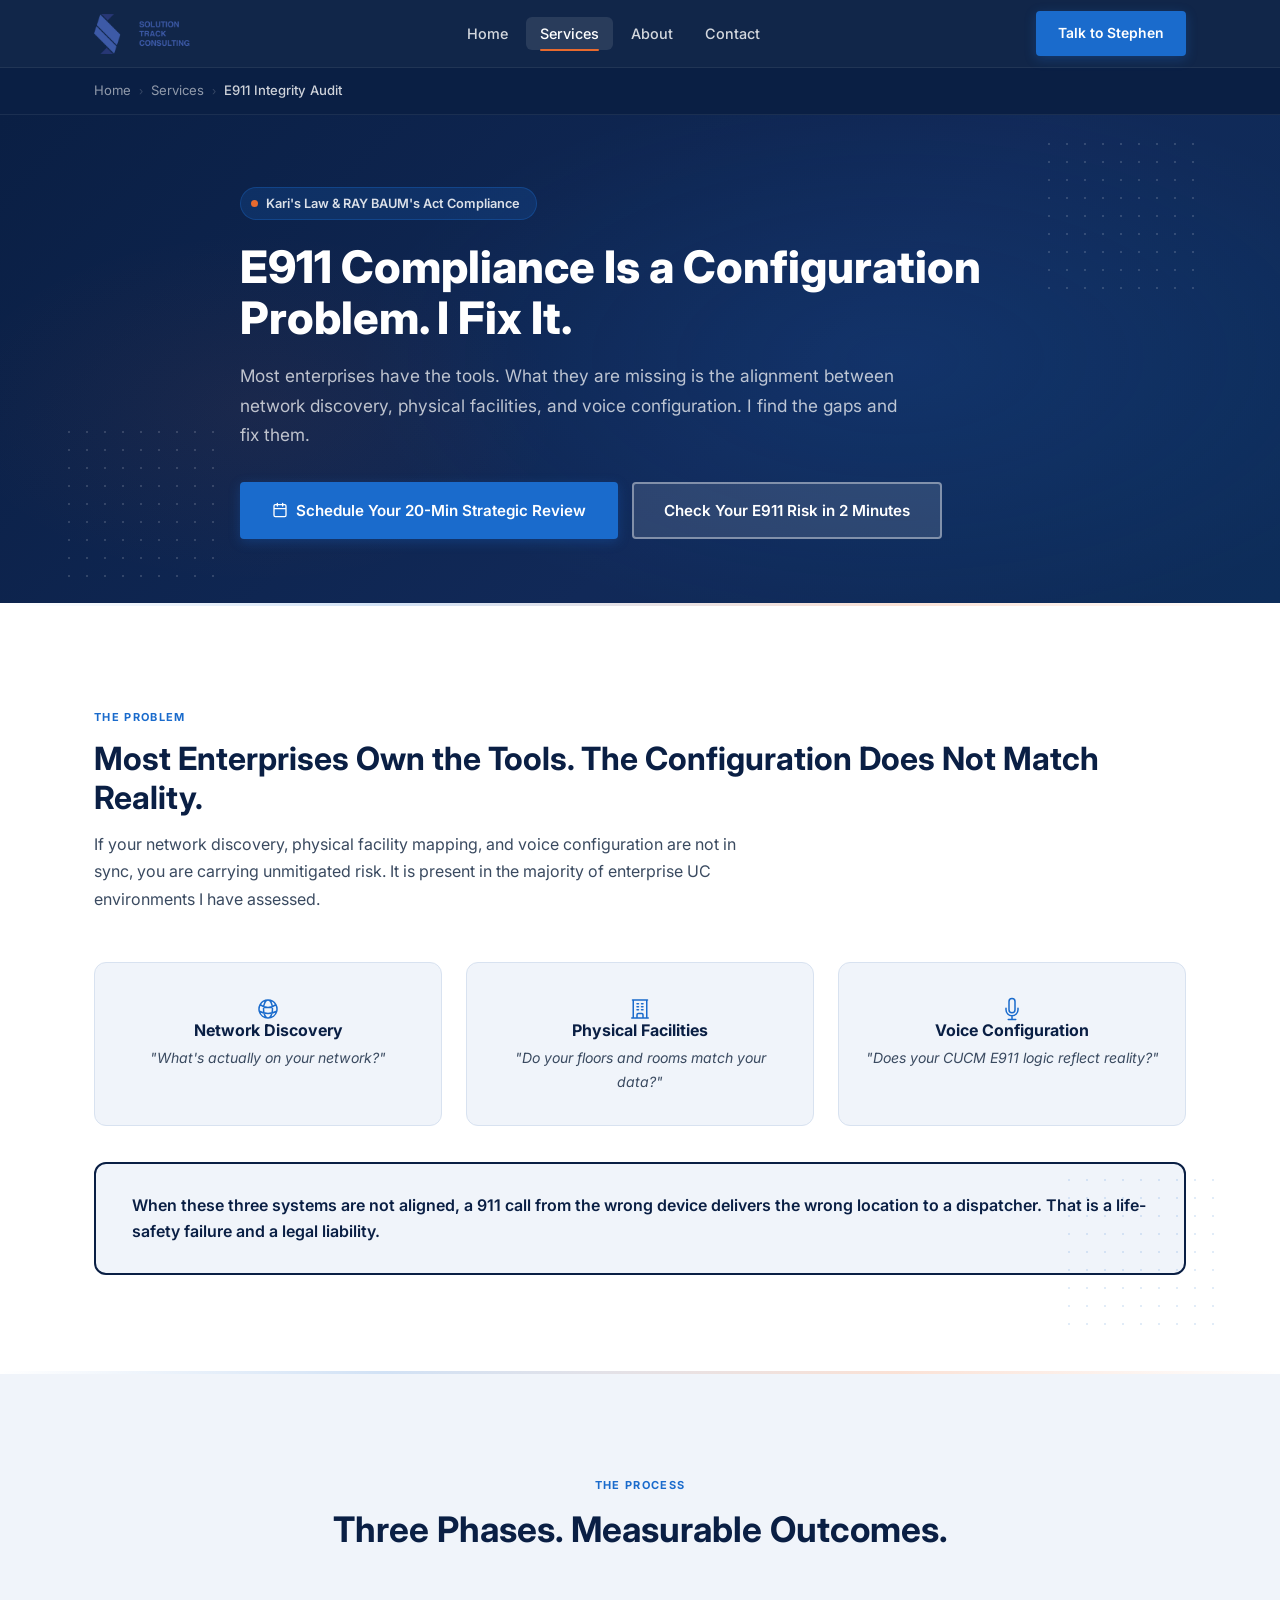
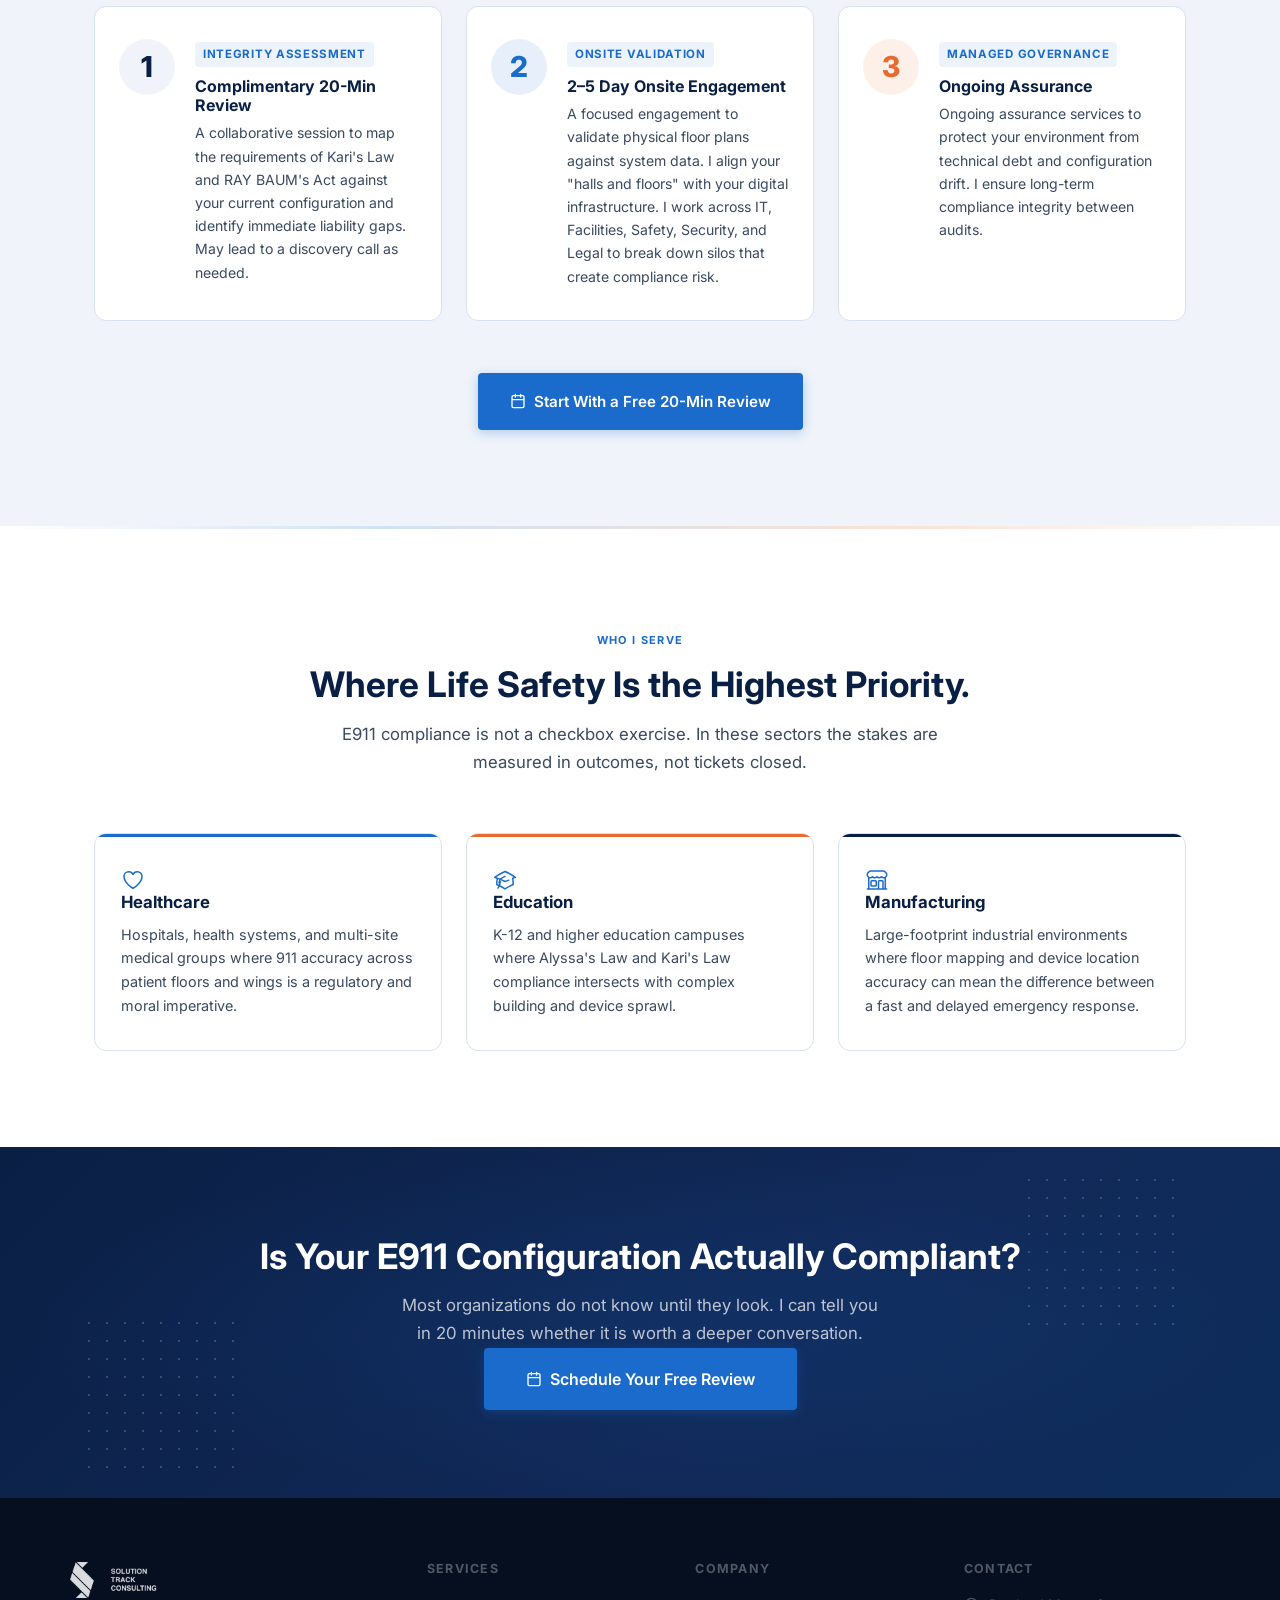
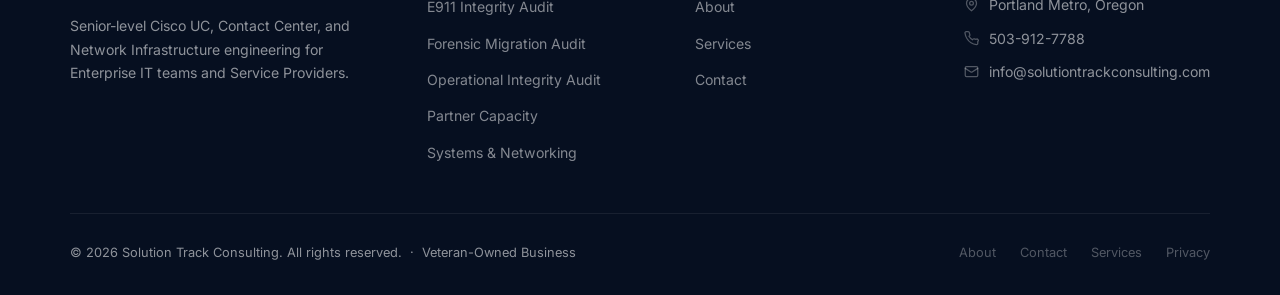
<file: e911-integrity.html>
<!DOCTYPE html>
<html lang="en">
<head>
  <meta charset="UTF-8" />
  <meta name="viewport" content="width=device-width, initial-scale=1.0" />
  <title>E911 Compliance Audit: Kari's Law &amp; RAY BAUM's Act | STC</title>
  <meta name="description" content="Identify and remediate E911 configuration gaps across Kari's Law and RAY BAUM's Act. Senior-led compliance audits for enterprise UC environments.">
  <link rel="canonical" href="https://www.solutiontrackconsulting.com/e911-integrity.html">
  <meta property="og:type" content="website">
  <meta property="og:site_name" content="Solution Track Consulting">
  <meta property="og:title" content="E911 Compliance Audit: Kari's Law &amp; RAY BAUM's Act | STC">
  <meta property="og:description" content="Identify and remediate E911 configuration gaps across Kari's Law and RAY BAUM's Act. Senior-led compliance audits for enterprise UC environments.">
  <meta property="og:url" content="https://www.solutiontrackconsulting.com/e911-integrity.html">
  <meta property="og:image" content="https://www.solutiontrackconsulting.com/img/stc-social-card.jpg">
  <meta property="og:image:width" content="1200">
  <meta property="og:image:height" content="630">
  <meta name="twitter:card" content="summary_large_image">
  <meta name="twitter:title" content="E911 Compliance Audit: Kari's Law &amp; RAY BAUM's Act | STC">
  <meta name="twitter:description" content="Identify and remediate E911 configuration gaps across Kari's Law and RAY BAUM's Act. Senior-led compliance audits for enterprise UC environments.">
  <meta name="twitter:image" content="https://www.solutiontrackconsulting.com/img/stc-social-card.jpg">
<script async src="https://www.googletagmanager.com/gtag/js?id=G-0S3B57YQPV"></script>
  <script>
    window.dataLayer = window.dataLayer || [];
    function gtag(){dataLayer.push(arguments);}
    gtag('js', new Date());
    gtag('config', 'G-0S3B57YQPV');
  </script>
<script type="application/ld+json">
{
  "@context": "https://schema.org",
  "@type": "Service",
  "name": "E911 Compliance Audit",
  "serviceType": "E911 compliance audit",
  "description": "Identify and remediate E911 configuration gaps across Kari's Law and RAY BAUM's Act. Senior-led compliance audits for enterprise UC environments.",
  "url": "https://www.solutiontrackconsulting.com/e911-integrity.html",
  "areaServed": "US",
  "provider": {
    "@type": "ProfessionalService",
    "@id": "https://www.solutiontrackconsulting.com/#organization",
    "name": "Solution Track Consulting"
  }
}
  </script>
  <link rel="preconnect" href="https://fonts.googleapis.com" />
  <link rel="icon" type="image/x-icon" href="favicon.ico">
  <link rel="icon" type="image/png" sizes="32x32" href="favicon-32x32.png">
  <link rel="icon" type="image/png" sizes="16x16" href="favicon-16x16.png">
  <link rel="apple-touch-icon" sizes="180x180" href="apple-touch-icon.png">
  <link rel="preconnect" href="https://fonts.gstatic.com" crossorigin />
  <link href="https://fonts.googleapis.com/css2?family=Inter:wght@400;500;600;700;800&display=swap" rel="stylesheet" />
  <style>
    *, *::before, *::after { box-sizing: border-box; margin: 0; padding: 0; }
    :root {
      --navy: #0a1f44; --navy-mid: #112958; --navy-light: #1e3a6e;
      --blue: #1a6bcc; --blue-hover: #145db3;
      --orange: #e86a2e; --orange-hover: #d05a20;
      --bg-alt: #f0f4fa; --bg-white: #ffffff;
      --text-dark: #0d1b2e; --text-mid: #3a4a60; --text-light: #6b7a96;
      --border: #d8e2f0; --radius: 6px; --radius-lg: 12px;
      --shadow-sm: 0 2px 8px rgba(10,31,68,.08);
      --shadow-md: 0 6px 24px rgba(10,31,68,.13);
      --font: 'Inter', system-ui, -apple-system, sans-serif;
      --max-w: 1140px; --section-pad: 96px 24px;
    }
    html { scroll-behavior: smooth; }
    body { font-family: var(--font); font-size: 16px; line-height: 1.65; color: var(--text-dark); background: var(--bg-white); -webkit-font-smoothing: antialiased; }
    img { display: block; max-width: 100%; }
    a { color: inherit; text-decoration: none; }
    .container { width: 100%; max-width: var(--max-w); margin: 0 auto; padding: 0 24px; }
    .eyebrow { display: inline-block; font-size: 11px; font-weight: 700; letter-spacing: .12em; text-transform: uppercase; color: var(--blue); margin-bottom: 14px; }
    h1, h2, h3, h4 { line-height: 1.2; font-weight: 700; }
    .section-title { font-size: clamp(1.65rem, 3vw, 2.2rem); color: var(--navy); margin-bottom: 16px; }
    .section-subtitle { font-size: 1.05rem; color: var(--text-mid); max-width: 640px; }
    .section-header { text-align: center; margin-bottom: 56px; }
    .section-header .section-subtitle { margin: 0 auto; }
    .section-divider { height: 3px; background: linear-gradient(90deg, transparent, var(--blue) 30%, var(--orange) 70%, transparent); opacity: .2; }

    /* Buttons */
    .btn { display: inline-flex; align-items: center; gap: 8px; padding: 14px 30px; border-radius: 4px; font-family: var(--font); font-size: .95rem; font-weight: 600; cursor: pointer; border: 2px solid transparent; transition: background .2s, color .2s, border-color .2s, box-shadow .2s, transform .15s; white-space: nowrap; }
    .btn:hover { transform: translateY(-2px); }
    .btn:active { transform: translateY(0); }
    .btn-primary { background: var(--blue); color: #fff; border-color: var(--blue); box-shadow: 0 3px 12px rgba(26,107,204,.30); }
    .btn-primary:hover { background: var(--orange); border-color: var(--orange); box-shadow: 0 6px 20px rgba(232,106,46,.40); }
    .btn-ghost { background: rgba(255,255,255,.12); color: #fff; border-color: rgba(255,255,255,.4); }
    .btn-ghost:hover { background: rgba(255,255,255,.22); border-color: rgba(255,255,255,.7); }
    .btn-sm { padding: 10px 20px; font-size: .87rem; }

    /* Dots */
    .dots-accent { position: absolute; width: 160px; height: 160px; background-image: radial-gradient(circle, var(--blue) 1.5px, transparent 1.5px); background-size: 18px 18px; opacity: .13; pointer-events: none; }

    /* NAV */
    .site-nav { position: fixed; top: 0; left: 0; right: 0; z-index: 1000; background: rgba(10,31,68,.97); backdrop-filter: blur(12px); border-bottom: 1px solid rgba(255,255,255,.07); height: 68px; display: flex; align-items: center; transition: box-shadow .3s; }
    .nav-inner { display: flex; align-items: center; justify-content: space-between; width: 100%; max-width: var(--max-w); margin: 0 auto; padding: 0 24px; }
    .nav-logo img { height: 40px; width: auto; }
    .nav-links { display: flex; align-items: center; gap: 4px; list-style: none; }
    .nav-links a { padding: 8px 14px; border-radius: 6px; font-size: .9rem; font-weight: 500; color: rgba(255,255,255,.82); transition: color .2s, background .2s; }
    .nav-links a:hover { color: #fff; background: rgba(255,255,255,.08); }
    .nav-links a.active { color: #fff; background: rgba(255,255,255,.1); position: relative; }
    .nav-links a.active::after { content: ''; position: absolute; bottom: -1px; left: 14px; right: 14px; height: 2px; background: var(--orange); border-radius: 2px; }
    .nav-cta { margin-left: 8px; }
    .nav-cta .btn { padding: 9px 20px; font-size: .87rem; }
    .nav-toggle { display: none; flex-direction: column; gap: 5px; cursor: pointer; padding: 6px; background: none; border: none; }
    .nav-toggle span { display: block; width: 24px; height: 2px; background: #fff; border-radius: 2px; transition: transform .25s, opacity .25s; }
    .nav-toggle.open span:nth-child(1) { transform: translateY(7px) rotate(45deg); }
    .nav-toggle.open span:nth-child(2) { opacity: 0; }
    .nav-toggle.open span:nth-child(3) { transform: translateY(-7px) rotate(-45deg); }
    .nav-mobile { display: none; flex-direction: column; background: rgba(10,31,68,.99); position: fixed; top: 68px; left: 0; right: 0; z-index: 999; padding: 16px 24px 28px; border-bottom: 1px solid rgba(255,255,255,.08); box-shadow: 0 12px 32px rgba(0,0,0,.4); }
    .nav-mobile.open { display: flex; }
    .nav-mobile a { padding: 14px 0; color: rgba(255,255,255,.82); font-size: 1rem; font-weight: 500; border-bottom: 1px solid rgba(255,255,255,.07); transition: color .15s; }
    .nav-mobile a:last-of-type { border-bottom: none; }
    .nav-mobile a:hover, .nav-mobile a.active { color: #fff; }
    .nav-mobile .btn { margin-top: 16px; justify-content: center; width: 100%; }

    /* Breadcrumb */
    .breadcrumb-bar { background: var(--navy); border-bottom: 1px solid rgba(255,255,255,.07); padding: 12px 0; margin-top: 68px; }
    .breadcrumb { display: flex; align-items: center; gap: 8px; font-size: .82rem; color: rgba(255,255,255,.45); max-width: var(--max-w); margin: 0 auto; padding: 0 24px; }
    .breadcrumb a { color: rgba(255,255,255,.55); transition: color .15s; }
    .breadcrumb a:hover { color: rgba(255,255,255,.9); }
    .breadcrumb-sep { font-size: .7rem; opacity: .4; }
    .breadcrumb-current { color: rgba(255,255,255,.8); font-weight: 500; }

    /* Page hero */
    .page-hero { background: linear-gradient(135deg, #0a1f44 0%, #112958 60%, #0d2d5a 100%); padding: 72px 24px 64px; position: relative; overflow: hidden; }
    .page-hero::before { content: ''; position: absolute; inset: 0; background: radial-gradient(ellipse 60% 80% at 70% 50%, rgba(26,107,204,.15) 0%, transparent 70%), radial-gradient(ellipse 40% 60% at 20% 60%, rgba(232,106,46,.06) 0%, transparent 60%); pointer-events: none; }
    .page-hero-dots { position: absolute; width: 160px; height: 160px; background-image: radial-gradient(circle, rgba(255,255,255,.15) 1.5px, transparent 1.5px); background-size: 18px 18px; pointer-events: none; }
    .page-hero-dots-1 { top: 20px; right: 80px; }
    .page-hero-dots-2 { bottom: 20px; left: 60px; }
    .page-hero-inner { position: relative; z-index: 1; max-width: var(--max-w); margin: 0 auto; max-width: 800px; }
    .page-hero-eyebrow { display: inline-flex; align-items: center; gap: 8px; background: rgba(26,107,204,.2); border: 1px solid rgba(26,107,204,.35); border-radius: 40px; padding: 5px 16px 5px 10px; font-size: .8rem; font-weight: 600; color: rgba(255,255,255,.85); margin-bottom: 22px; }
    .page-hero-dot { width: 7px; height: 7px; background: var(--orange); border-radius: 50%; flex-shrink: 0; }
    .page-hero h1 { font-size: clamp(1.9rem, 4vw, 2.8rem); font-weight: 800; color: #fff; margin-bottom: 16px; line-height: 1.15; }
    .page-hero-sub { font-size: 1.08rem; color: rgba(255,255,255,.72); line-height: 1.72; max-width: 660px; margin-bottom: 32px; }
    .page-hero-actions { display: flex; gap: 14px; flex-wrap: wrap; }

    /* ── Integrity Gap section ── */
    .gap-section { background: var(--bg-white); padding: var(--section-pad); position: relative; overflow: hidden; }
    .gap-intro { max-width: var(--max-w); margin: 0 auto 48px; }
    .gap-intro h2 { font-size: clamp(1.5rem, 2.8vw, 2rem); color: var(--navy); margin-bottom: 14px; }
    .gap-intro p { font-size: 1rem; color: var(--text-mid); line-height: 1.72; max-width: 660px; }

    .integrity-cols { display: grid; grid-template-columns: repeat(3, 1fr); gap: 24px; max-width: var(--max-w); margin: 0 auto 36px; }
    .integrity-col { background: var(--bg-alt); border-radius: var(--radius-lg); border: 1px solid var(--border); padding: 32px 24px; text-align: center; transition: box-shadow .2s, transform .2s; }
    .integrity-col:hover { box-shadow: var(--shadow-md); transform: translateY(-3px); }
    .integrity-col-emoji { font-size: 2.4rem; display: block; margin-bottom: 14px; line-height: 1; }
    .integrity-col h3 { font-size: 1rem; font-weight: 700; color: var(--navy); margin-bottom: 6px; }
    .integrity-col p { font-size: .88rem; color: var(--text-mid); font-style: italic; }

    .callout-box { max-width: var(--max-w); margin: 0 auto; background: var(--bg-alt); border: 2px solid var(--navy); border-radius: var(--radius-lg); padding: 28px 36px; }
    .callout-box p { font-size: 1rem; color: var(--navy); font-weight: 600; line-height: 1.65; }

    /* ── Phase cards ── */
    .phases-section { background: var(--bg-alt); padding: var(--section-pad); position: relative; overflow: hidden; }
    .phase-cards { display: grid; grid-template-columns: repeat(3, 1fr); gap: 24px; max-width: var(--max-w); margin: 0 auto 52px; }
    .phase-card { background: var(--bg-white); border: 1px solid var(--border); border-radius: var(--radius-lg); padding: 32px 24px; display: flex; flex-direction: row; align-items: flex-start; gap: 20px; transition: box-shadow .25s, border-color .2s; }
    .phase-card:hover { box-shadow: var(--shadow-md); border-color: rgba(26,107,204,.25); }
    .phase-number { flex-shrink: 0; width: 56px; height: 56px; border-radius: 50%; display: flex; align-items: center; justify-content: center; font-size: 1.8rem; font-weight: 800; line-height: 1; background: var(--bg-alt); color: var(--navy); }
    .phase-card:nth-child(2) .phase-number { color: var(--blue); background: rgba(26,107,204,.1); }
    .phase-card:nth-child(3) .phase-number { color: var(--orange); background: rgba(232,106,46,.1); }
    .phase-body h3 { font-size: 1rem; font-weight: 700; color: var(--navy); margin-bottom: 6px; }
    .phase-body .phase-tag { font-size: .72rem; font-weight: 700; letter-spacing: .06em; text-transform: uppercase; color: var(--blue); background: rgba(26,107,204,.08); border-radius: 4px; padding: 3px 8px; display: inline-block; margin-bottom: 10px; }
    .phase-body p { font-size: .88rem; color: var(--text-mid); line-height: 1.65; }
    .phases-cta { text-align: center; }

    /* ── Sector cards ── */
    .sector-section { background: var(--bg-white); padding: var(--section-pad); position: relative; overflow: hidden; }
    .sector-cards { display: grid; grid-template-columns: repeat(3, 1fr); gap: 24px; max-width: var(--max-w); margin: 0 auto; }
    .sector-card { background: var(--bg-white); border: 1px solid var(--border); border-radius: var(--radius-lg); padding: 32px 26px; transition: box-shadow .25s, transform .2s, border-color .2s; position: relative; overflow: hidden; }
    .sector-card::before { content: ''; position: absolute; top: 0; left: 0; right: 0; height: 3px; background: var(--blue); }
    .sector-card:nth-child(2)::before { background: var(--orange); }
    .sector-card:nth-child(3)::before { background: var(--navy); }
    .sector-card:hover { box-shadow: var(--shadow-md); transform: translateY(-3px); }
    .sector-emoji { font-size: 2.2rem; display: block; margin-bottom: 14px; line-height: 1; }
    .sector-card h3 { font-size: 1.05rem; font-weight: 700; color: var(--navy); margin-bottom: 10px; }
    .sector-card p { font-size: .9rem; color: var(--text-mid); line-height: 1.65; }

    /* CTA Band */
    .cta-band { background: linear-gradient(135deg, var(--navy) 0%, var(--navy-mid) 60%, #0d2d5a 100%); padding: 88px 24px; text-align: center; position: relative; overflow: hidden; }
    .cta-band::before { content: ''; position: absolute; inset: 0; background: radial-gradient(ellipse 70% 70% at 50% 50%, rgba(26,107,204,.12) 0%, transparent 70%); }
    .cta-band-dots { position: absolute; width: 160px; height: 160px; background-image: radial-gradient(circle, rgba(255,255,255,.18) 1.5px, transparent 1.5px); background-size: 18px 18px; pointer-events: none; }
    .cta-band-dots-1 { top: 24px; right: 100px; }
    .cta-band-dots-2 { bottom: 24px; left: 80px; }
    .cta-band h2 { color: #fff; font-size: clamp(1.6rem, 3vw, 2.2rem); margin-bottom: 14px; position: relative; }
    .cta-band p { color: rgba(255,255,255,.72); font-size: 1.05rem; margin-bottom: 36px; max-width: 540px; margin-left: auto; margin-right: auto; position: relative; line-height: 1.7; }
    .cta-band .btn { font-size: 1rem; padding: 16px 40px; position: relative; }

    /* Footer */
    .site-footer { background: #060f20; padding: 64px 24px 32px; color: rgba(255,255,255,.55); }
    .footer-inner { max-width: var(--max-w); margin: 0 auto; }
    .footer-top { display: grid; grid-template-columns: 1.4fr 1fr 1fr 1fr; gap: 48px; padding-bottom: 48px; border-bottom: 1px solid rgba(255,255,255,.07); }
    .footer-brand img { height: 36px; width: auto; filter: brightness(0) invert(1); opacity: .85; margin-bottom: 16px; }
    .footer-brand p { font-size: .88rem; line-height: 1.65; margin-bottom: 20px; }
    .footer-badge img { width: 80px; height: auto; }
    .footer-col h4 { font-size: .78rem; font-weight: 700; letter-spacing: .1em; text-transform: uppercase; color: rgba(255,255,255,.3); margin-bottom: 16px; }
    .footer-col ul { list-style: none; display: flex; flex-direction: column; gap: 10px; }
    .footer-col ul li a { font-size: .88rem; color: rgba(255,255,255,.5); transition: color .15s; }
    .footer-col ul li a:hover { color: rgba(255,255,255,.9); }
    .footer-contact p { display: flex; align-items: center; gap: 10px; font-size: .88rem; margin-bottom: 10px; }
    .footer-contact svg { width: 15px; height: 15px; flex-shrink: 0; color: rgba(255,255,255,.3); }
    .footer-contact a { transition: color .15s; }
    .footer-contact a:hover { color: rgba(255,255,255,.9); }
    .footer-bottom { padding-top: 28px; display: flex; align-items: center; justify-content: space-between; flex-wrap: wrap; gap: 12px; }
    .footer-bottom p { font-size: .8rem; }
    .footer-bottom-links { display: flex; gap: 24px; }
    .footer-bottom-links a { font-size: .8rem; color: rgba(255,255,255,.3); transition: color .15s; }
    .footer-bottom-links a:hover { color: rgba(255,255,255,.7); }

    /* Responsive */
    @media (max-width: 900px) {
      .integrity-cols { grid-template-columns: 1fr; }
      .phase-cards    { grid-template-columns: 1fr; }
      .sector-cards   { grid-template-columns: 1fr; }
      .footer-top     { grid-template-columns: 1fr 1fr; }
    }
    @media (max-width: 680px) {
      :root { --section-pad: 72px 20px; }
      .nav-links, .nav-cta { display: none; }
      .nav-toggle { display: flex; }
      .page-hero  { padding: 48px 20px 52px; }
      .page-hero h1 { font-size: 1.8rem; }
      .page-hero-actions { flex-direction: column; }
      .page-hero-actions .btn { width: 100%; justify-content: center; }
      .callout-box { padding: 22px 20px; }
      .footer-top { grid-template-columns: 1fr; }
      .footer-bottom { flex-direction: column; align-items: flex-start; }
    }

    /* ─── Page Transition ───────────────────────────────────────────────── */
    body { animation: pageFadeIn 0.4s ease; }
    @keyframes pageFadeIn {
      from { opacity: 0; }
      to   { opacity: 1; }
    }
    body.fade-out {
      opacity: 0;
      transition: opacity 0.25s ease;
    }
    @media (prefers-reduced-motion: reduce) {
      html { scroll-behavior: auto; }
      body { animation: none; }
      body.fade-out { opacity: 1; transition: none; }
      .reveal, .fade-up { opacity: 1; transform: none; transition: none; }
    }
    /* ─── Scroll Reveal ─────────────────────────────────────────────────── */
    .reveal {
      opacity: 0;
      transform: translateY(24px);
      transition: opacity 0.5s ease, transform 0.5s ease;
    }
    .reveal.visible {
      opacity: 1;
      transform: translateY(0);
    }
    .icon {
      display: inline-block;
      vertical-align: middle;
      width: 24px;
      height: 24px;
      stroke: #1a6bcc;
      stroke-width: 1.5;
      fill: none;
      flex-shrink: 0;
    }
    .icon-white { stroke: #ffffff; }
    .icon-orange { stroke: #e86a2e; }
  </style>
  <noscript><style>.reveal, .fade-up { opacity: 1; transform: none; }</style></noscript>
</head>
<body>

<nav class="site-nav" role="navigation" aria-label="Main navigation">
  <div class="nav-inner">
    <a href="index.html" class="nav-logo" aria-label="Solution Track Consulting home">
      <img src="img/STC-logo-blue2-1.png" alt="Solution Track Consulting" />
    </a>
    <ul class="nav-links" role="list">
      <li><a href="index.html">Home</a></li>
      <li><a href="services.html" class="active">Services</a></li>
      <li><a href="about.html">About</a></li>
      <li><a href="contact.html">Contact</a></li>
    </ul>
    <div class="nav-cta">
      <a href="https://outlook.office.com/book/SolutionTrackConsulting1@NETORGFT8412481.onmicrosoft.com/s/bZnD75cqX0WYLCDX9ZqSZA2"
         class="btn btn-primary" target="_blank" rel="noopener">Talk to Stephen</a>
    </div>
    <button class="nav-toggle" aria-label="Toggle mobile menu" aria-expanded="false" id="navToggle">
      <span></span><span></span><span></span>
    </button>
  </div>
</nav>

<div class="nav-mobile" id="navMobile" role="dialog" aria-label="Mobile menu">
  <a href="index.html">Home</a>
  <a href="services.html" class="active">Services</a>
  <a href="about.html">About</a>
  <a href="contact.html">Contact</a>
  <a href="https://outlook.office.com/book/SolutionTrackConsulting1@NETORGFT8412481.onmicrosoft.com/s/bZnD75cqX0WYLCDX9ZqSZA2"
     class="btn btn-primary" target="_blank" rel="noopener">Talk to Stephen</a>
</div>

<div class="breadcrumb-bar">
  <nav class="breadcrumb" aria-label="Breadcrumb">
    <a href="index.html">Home</a>
    <span class="breadcrumb-sep">›</span>
    <a href="services.html">Services</a>
    <span class="breadcrumb-sep">›</span>
    <span class="breadcrumb-current">E911 Integrity Audit</span>
  </nav>
</div>

<!-- HERO -->
<section class="page-hero" id="top">
  <div class="page-hero-dots page-hero-dots-1"></div>
  <div class="page-hero-dots page-hero-dots-2"></div>
  <div class="page-hero-inner">
    <div class="page-hero-eyebrow">
      <span class="page-hero-dot"></span>
      Kari's Law &amp; RAY BAUM's Act Compliance
    </div>
    <h1>E911 Compliance Is a Configuration Problem. I Fix It.</h1>
    <p class="page-hero-sub">
      Most enterprises have the tools. What they are missing is the alignment between network discovery, physical facilities, and voice configuration. I find the gaps and fix them.
    </p>
    <div class="page-hero-actions">
      <a href="https://outlook.office.com/book/SolutionTrackConsulting1@NETORGFT8412481.onmicrosoft.com/s/bZnD75cqX0WYLCDX9ZqSZA2"
         class="btn btn-primary" target="_blank" rel="noopener">
        <svg xmlns="http://www.w3.org/2000/svg" viewBox="0 0 24 24" fill="none" stroke="currentColor" stroke-width="2" stroke-linecap="round" stroke-linejoin="round" style="width:16px;height:16px"><path d="M8 2v4M16 2v4M3 10h18M5 4h14a2 2 0 0 1 2 2v14a2 2 0 0 1-2 2H5a2 2 0 0 1-2-2V6a2 2 0 0 1 2-2z"/></svg>
        Schedule Your 20-Min Strategic Review
      </a>
      <a href="e911-check.html" class="btn btn-ghost">Check Your E911 Risk in 2 Minutes</a>
    </div>
  </div>
</section>

<div class="section-divider"></div>

<!-- THE INTEGRITY GAP -->
<section class="gap-section" id="the-problem">
  <div class="dots-accent" style="bottom:40px;right:60px;"></div>
  <div class="container">
    <div class="gap-intro">
      <span class="eyebrow">The Problem</span>
      <h2>Most Enterprises Own the Tools. The Configuration Does Not Match Reality.</h2>
      <p>
        If your network discovery, physical facility mapping, and voice configuration are not in sync, you are carrying unmitigated risk. It is present in the majority of enterprise UC environments I have assessed.
      </p>
    </div>

    <div class="integrity-cols">
      <div class="integrity-col reveal">
        <svg xmlns="http://www.w3.org/2000/svg" viewBox="0 0 24 24" fill="none" stroke="currentColor" stroke-width="1.5" stroke-linecap="round" stroke-linejoin="round" class="icon" aria-hidden="true"><path stroke-linecap="round" stroke-linejoin="round" d="M12 21a9.004 9.004 0 0 0 8.716-6.747M12 21a9.004 9.004 0 0 1-8.716-6.747M12 21c2.485 0 4.5-4.03 4.5-9S14.485 3 12 3m0 18c-2.485 0-4.5-4.03-4.5-9S9.515 3 12 3m0 0a8.997 8.997 0 0 1 7.843 4.582M12 3a8.997 8.997 0 0 0-7.843 4.582m15.686 0A11.953 11.953 0 0 1 12 10.5c-2.998 0-5.74-1.1-7.843-2.918m15.686 0A8.959 8.959 0 0 1 21 12c0 .778-.099 1.533-.284 2.253m0 0A17.919 17.919 0 0 1 12 16.5c-3.162 0-6.133-.815-8.716-2.247m0 0A9.015 9.015 0 0 1 3 12c0-1.605.42-3.113 1.157-4.418" /></svg>
        <h3>Network Discovery</h3>
        <p>"What's actually on your network?"</p>
      </div>
      <div class="integrity-col reveal" style="transition-delay:.1s">
        <svg xmlns="http://www.w3.org/2000/svg" viewBox="0 0 24 24" fill="none" stroke="currentColor" stroke-width="1.5" stroke-linecap="round" stroke-linejoin="round" class="icon" aria-hidden="true"><path stroke-linecap="round" stroke-linejoin="round" d="M3.75 21h16.5M4.5 3h15M5.25 3v18m13.5-18v18M9 6.75h1.5m-1.5 3h1.5m-1.5 3h1.5m3-6H15m-1.5 3H15m-1.5 3H15M9 21v-3.375c0-.621.504-1.125 1.125-1.125h3.75c.621 0 1.125.504 1.125 1.125V21" /></svg>
        <h3>Physical Facilities</h3>
        <p>"Do your floors and rooms match your data?"</p>
      </div>
      <div class="integrity-col reveal" style="transition-delay:.2s">
        <svg xmlns="http://www.w3.org/2000/svg" viewBox="0 0 24 24" fill="none" stroke="currentColor" stroke-width="1.5" stroke-linecap="round" stroke-linejoin="round" class="icon" aria-hidden="true"><path stroke-linecap="round" stroke-linejoin="round" d="M12 18.75a6 6 0 0 0 6-6v-1.5m-6 7.5a6 6 0 0 1-6-6v-1.5m6 7.5v3.75m-3.75 0h7.5M12 15.75a3 3 0 0 1-3-3V4.5a3 3 0 1 1 6 0v8.25a3 3 0 0 1-3 3Z" /></svg>
        <h3>Voice Configuration</h3>
        <p>"Does your CUCM E911 logic reflect reality?"</p>
      </div>
    </div>

    <div class="callout-box">
      <p>When these three systems are not aligned, a 911 call from the wrong device delivers the wrong location to a dispatcher. That is a life-safety failure and a legal liability.</p>
    </div>
  </div>
</section>

<div class="section-divider"></div>

<!-- SURGICAL APPROACH -->
<section class="phases-section" id="process">
  <div class="container">
    <div class="section-header">
      <span class="eyebrow">The Process</span>
      <h2 class="section-title">Three Phases. Measurable Outcomes.</h2>
    </div>

    <div class="phase-cards">
      <div class="phase-card reveal">
        <div class="phase-number">1</div>
        <div class="phase-body">
          <span class="phase-tag">Integrity Assessment</span>
          <h3>Complimentary 20-Min Review</h3>
          <p>A collaborative session to map the requirements of Kari's Law and RAY BAUM's Act against your current configuration and identify immediate liability gaps. May lead to a discovery call as needed.</p>
        </div>
      </div>
      <div class="phase-card reveal" style="transition-delay:.1s">
        <div class="phase-number">2</div>
        <div class="phase-body">
          <span class="phase-tag">Onsite Validation</span>
          <h3>2–5 Day Onsite Engagement</h3>
          <p>A focused engagement to validate physical floor plans against system data. I align your "halls and floors" with your digital infrastructure. I work across IT, Facilities, Safety, Security, and Legal to break down silos that create compliance risk.</p>
        </div>
      </div>
      <div class="phase-card reveal" style="transition-delay:.2s">
        <div class="phase-number">3</div>
        <div class="phase-body">
          <span class="phase-tag">Managed Governance</span>
          <h3>Ongoing Assurance</h3>
          <p>Ongoing assurance services to protect your environment from technical debt and configuration drift. I ensure long-term compliance integrity between audits.</p>
        </div>
      </div>
    </div>

    <div class="phases-cta">
      <a href="https://outlook.office.com/book/SolutionTrackConsulting1@NETORGFT8412481.onmicrosoft.com/s/bZnD75cqX0WYLCDX9ZqSZA2"
         class="btn btn-primary" target="_blank" rel="noopener">
        <svg xmlns="http://www.w3.org/2000/svg" viewBox="0 0 24 24" fill="none" stroke="currentColor" stroke-width="2" stroke-linecap="round" stroke-linejoin="round" style="width:16px;height:16px"><path d="M8 2v4M16 2v4M3 10h18M5 4h14a2 2 0 0 1 2 2v14a2 2 0 0 1-2 2H5a2 2 0 0 1-2-2V6a2 2 0 0 1 2-2z"/></svg>
        Start With a Free 20-Min Review
      </a>
    </div>
  </div>
</section>

<div class="section-divider"></div>

<!-- SECTOR SPECIALIZATION -->
<section class="sector-section" id="sectors">
  <div class="container">
    <div class="section-header">
      <span class="eyebrow">Who I Serve</span>
      <h2 class="section-title">Where Life Safety Is the Highest Priority.</h2>
      <p class="section-subtitle">E911 compliance is not a checkbox exercise. In these sectors the stakes are measured in outcomes, not tickets closed.</p>
    </div>

    <div class="sector-cards">
      <div class="sector-card reveal">
        <svg xmlns="http://www.w3.org/2000/svg" viewBox="0 0 24 24" fill="none" stroke="currentColor" stroke-width="1.5" stroke-linecap="round" stroke-linejoin="round" class="icon" aria-hidden="true"><path stroke-linecap="round" stroke-linejoin="round" d="M21 8.25c0-2.485-2.099-4.5-4.688-4.5-1.935 0-3.597 1.126-4.312 2.733-.715-1.607-2.377-2.733-4.313-2.733C5.1 3.75 3 5.765 3 8.25c0 7.22 9 12 9 12s9-4.78 9-12Z" /></svg>
        <h3>Healthcare</h3>
        <p>Hospitals, health systems, and multi-site medical groups where 911 accuracy across patient floors and wings is a regulatory and moral imperative.</p>
      </div>
      <div class="sector-card reveal" style="transition-delay:.1s">
        <svg xmlns="http://www.w3.org/2000/svg" viewBox="0 0 24 24" fill="none" stroke="currentColor" stroke-width="1.5" stroke-linecap="round" stroke-linejoin="round" class="icon" aria-hidden="true"><path stroke-linecap="round" stroke-linejoin="round" d="M4.26 10.147a60.438 60.438 0 0 0-.491 6.347A48.62 48.62 0 0 1 12 20.904a48.62 48.62 0 0 1 8.232-4.41 60.46 60.46 0 0 0-.491-6.347m-15.482 0a50.636 50.636 0 0 0-2.658-.813A59.906 59.906 0 0 1 12 3.493a59.903 59.903 0 0 1 10.399 5.84c-.896.248-1.783.52-2.658.814m-15.482 0A50.717 50.717 0 0 1 12 13.489a50.702 50.702 0 0 1 3.741-1.342M6.75 15a.75.75 0 1 0 0-1.5.75.75 0 0 0 0 1.5Zm0 0v-3.675A55.378 55.378 0 0 1 12 8.443m-7.007 11.55A5.981 5.981 0 0 0 6.75 15.75v-1.5" /></svg>
        <h3>Education</h3>
        <p>K-12 and higher education campuses where Alyssa's Law and Kari's Law compliance intersects with complex building and device sprawl.</p>
      </div>
      <div class="sector-card reveal" style="transition-delay:.2s">
        <svg xmlns="http://www.w3.org/2000/svg" viewBox="0 0 24 24" fill="none" stroke="currentColor" stroke-width="1.5" stroke-linecap="round" stroke-linejoin="round" class="icon" aria-hidden="true"><path stroke-linecap="round" stroke-linejoin="round" d="M13.5 21v-7.5a.75.75 0 0 1 .75-.75h3a.75.75 0 0 1 .75.75V21m-4.5 0H2.36m11.14 0H18m0 0h3.64m-1.39 0V9.349M3.75 21V9.349m0 0a3.001 3.001 0 0 0 3.75-.615A2.993 2.993 0 0 0 9.75 9.75c.896 0 1.7-.393 2.25-1.016a2.993 2.993 0 0 0 2.25 1.016 2.993 2.993 0 0 0 2.25-1.016 3.001 3.001 0 0 0 3.75.614m-16.5 0a3.004 3.004 0 0 1-.621-4.72l1.189-1.19A1.5 1.5 0 0 1 5.378 3h13.243a1.5 1.5 0 0 1 1.06.44l1.19 1.189a3 3 0 0 1-.621 4.72M6.75 18h3.75a.75.75 0 0 0 .75-.75V13.5a.75.75 0 0 0-.75-.75H6.75a.75.75 0 0 0-.75.75v3.75c0 .414.336.75.75.75Z" /></svg>
        <h3>Manufacturing</h3>
        <p>Large-footprint industrial environments where floor mapping and device location accuracy can mean the difference between a fast and delayed emergency response.</p>
      </div>
    </div>
  </div>
</section>

<!-- CTA BAND -->
<section class="cta-band" id="cta">
  <div class="cta-band-dots cta-band-dots-1"></div>
  <div class="cta-band-dots cta-band-dots-2"></div>
  <h2>Is Your E911 Configuration Actually Compliant?</h2>
  <p style="max-width: 480px; margin: 0 auto;">Most organizations do not know until they look. I can tell you in 20 minutes whether it is worth a deeper conversation.</p>
  <a href="https://outlook.office.com/book/SolutionTrackConsulting1@NETORGFT8412481.onmicrosoft.com/s/bZnD75cqX0WYLCDX9ZqSZA2"
     class="btn btn-primary" target="_blank" rel="noopener">
    <svg xmlns="http://www.w3.org/2000/svg" viewBox="0 0 24 24" fill="none" stroke="currentColor" stroke-width="2" stroke-linecap="round" stroke-linejoin="round" style="width:16px;height:16px"><path d="M8 2v4M16 2v4M3 10h18M5 4h14a2 2 0 0 1 2 2v14a2 2 0 0 1-2 2H5a2 2 0 0 1-2-2V6a2 2 0 0 1 2-2z"/></svg>
    Schedule Your Free Review
  </a>
</section>

<!-- FOOTER -->
<footer class="site-footer">
  <div class="footer-inner">
    <div class="footer-top">
      <div class="footer-brand">
        <img src="img/STC-logo-blue2-1.png" alt="Solution Track Consulting" />
        <p>Senior-level Cisco UC, Contact Center, and Network Infrastructure engineering for Enterprise IT teams and Service Providers.</p>
      </div>
      <div class="footer-col">
        <h4>Services</h4>
        <ul>
          <li><a href="e911-integrity.html">E911 Integrity Audit</a></li>
          <li><a href="migration-audit.html">Forensic Migration Audit</a></li>
          <li><a href="operational-audit.html">Operational Integrity Audit</a></li>
          <li><a href="partner-support.html">Partner Capacity</a></li>
          <li><a href="services.html">Systems &amp; Networking</a></li>
        </ul>
      </div>
      <div class="footer-col">
        <h4>Company</h4>
        <ul>
          <li><a href="about.html">About</a></li>
          <li><a href="services.html">Services</a></li>
          <li><a href="contact.html">Contact</a></li>
        </ul>
      </div>
      <div class="footer-col footer-contact">
        <h4>Contact</h4>
        <p><svg xmlns="http://www.w3.org/2000/svg" viewBox="0 0 24 24" fill="none" stroke="currentColor" stroke-width="2" stroke-linecap="round" stroke-linejoin="round"><path d="M20 10c0 6-8 12-8 12s-8-6-8-12a8 8 0 0 1 16 0Z"/><circle cx="12" cy="10" r="3"/></svg>Portland Metro, Oregon</p>
        <p><svg xmlns="http://www.w3.org/2000/svg" viewBox="0 0 24 24" fill="none" stroke="currentColor" stroke-width="2" stroke-linecap="round" stroke-linejoin="round"><path d="M22 16.92v3a2 2 0 0 1-2.18 2 19.79 19.79 0 0 1-8.63-3.07A19.5 19.5 0 0 1 4.69 12 19.79 19.79 0 0 1 1.6 3.41 2 2 0 0 1 3.56 1h3a2 2 0 0 1 2 1.72c.127.96.361 1.903.7 2.81a2 2 0 0 1-.45 2.11L7.91 8.46a16 16 0 0 0 5.55 5.55l.92-.92a2 2 0 0 1 2.12-.45c.907.339 1.85.573 2.81.7A2 2 0 0 1 22 16.92z"/></svg><a href="tel:5039127788">503-912-7788</a></p>
        <p><svg xmlns="http://www.w3.org/2000/svg" viewBox="0 0 24 24" fill="none" stroke="currentColor" stroke-width="2" stroke-linecap="round" stroke-linejoin="round"><rect width="20" height="16" x="2" y="4" rx="2"/><path d="m22 7-8.97 5.7a1.94 1.94 0 0 1-2.06 0L2 7"/></svg><a href="mailto:info@solutiontrackconsulting.com">info@solutiontrackconsulting.com</a></p>
      </div>
    </div>
    <div class="footer-bottom">
      <p>&copy; <span id="footerYear"></span> Solution Track Consulting. All rights reserved. &nbsp;&middot;&nbsp; Veteran-Owned Business</p>
      <div class="footer-bottom-links">
        <a href="about.html">About</a>
        <a href="contact.html">Contact</a>
        <a href="services.html">Services</a>
        <a href="privacy-policy.html">Privacy</a>
      </div>
    </div>
  </div>
</footer>

<script>
  document.getElementById('footerYear').textContent = new Date().getFullYear();
  const nav = document.querySelector('.site-nav');
  window.addEventListener('scroll', () => { nav.style.boxShadow = window.scrollY > 20 ? '0 4px 24px rgba(0,0,0,.4)' : 'none'; }, { passive: true });
  const toggle = document.getElementById('navToggle'), mobileNav = document.getElementById('navMobile');
  function openNav() { mobileNav.classList.add('open'); toggle.classList.add('open'); toggle.setAttribute('aria-expanded','true'); document.body.style.overflow='hidden'; }
  function closeNav() { mobileNav.classList.remove('open'); toggle.classList.remove('open'); toggle.setAttribute('aria-expanded','false'); document.body.style.overflow=''; }
  toggle.addEventListener('click', e => { e.stopPropagation(); mobileNav.classList.contains('open') ? closeNav() : openNav(); });
  mobileNav.querySelectorAll('a').forEach(l => l.addEventListener('click', closeNav));
  document.addEventListener('click', e => { if (!nav.contains(e.target) && !mobileNav.contains(e.target)) closeNav(); });
  document.addEventListener('keydown', e => { if (e.key === 'Escape') closeNav(); });
  // Page fade transition
  document.querySelectorAll('a[href]').forEach(link => {
    const href = link.getAttribute('href');
    if (href && !href.startsWith('http') && !href.startsWith('mailto') && !href.startsWith('tel') && !href.startsWith('#')) {
      link.addEventListener('click', function(e) {
        // Leave new-tab / modified clicks and reduced-motion users to the browser
        if (e.defaultPrevented || e.button !== 0 || e.metaKey || e.ctrlKey || e.shiftKey || e.altKey) return;
        if (link.target === '_blank' || link.hasAttribute('download')) return;
        if (window.matchMedia('(prefers-reduced-motion: reduce)').matches) return;
        e.preventDefault();
        document.body.classList.add('fade-out');
        setTimeout(() => { window.location.href = href; }, 250);
      });
    }
  });

  // Restore the page if it is brought back from the back/forward cache mid-fade
  window.addEventListener('pageshow', function() { document.body.classList.remove('fade-out'); });

  // Scroll reveal
  const revealElements = document.querySelectorAll('.reveal');
  const revealObserver = new IntersectionObserver((entries) => {
    entries.forEach(entry => {
      if (entry.isIntersecting) {
        entry.target.classList.add('visible');
        revealObserver.unobserve(entry.target);
      }
    });
  }, { threshold: 0.12 });
  revealElements.forEach(el => revealObserver.observe(el));
</script>
</body>
</html>
</file>
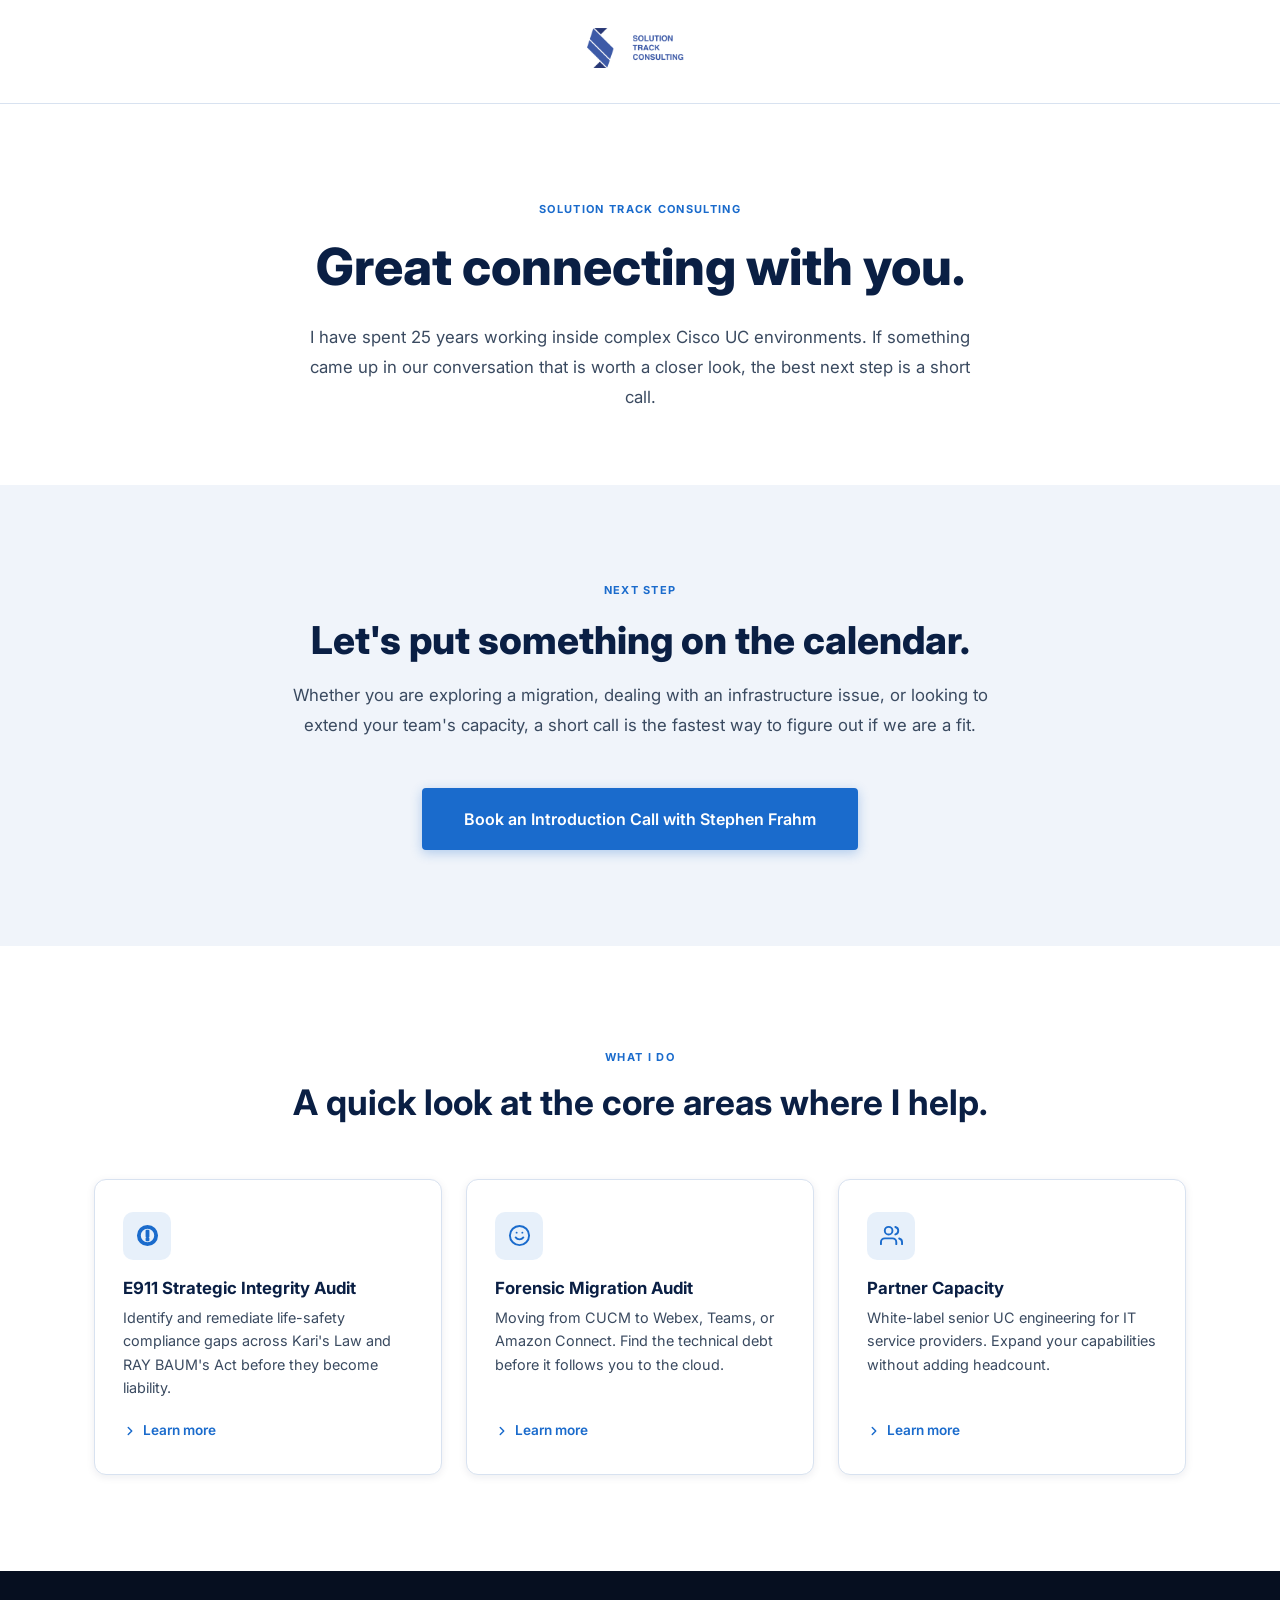
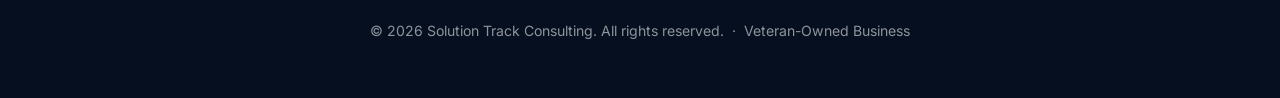
<file: meet.html>
<!DOCTYPE html>
<html lang="en">
<head>
  <meta charset="UTF-8" />
  <meta name="viewport" content="width=device-width, initial-scale=1.0" />
  <title>Let's Connect | Solution Track Consulting</title>
  <meta name="description" content="Book an introduction call with Stephen Frahm, founder of Solution Track Consulting. Senior Cisco UC and infrastructure engineering.">
  <link rel="canonical" href="https://www.solutiontrackconsulting.com/meet.html">
  <meta property="og:type" content="website">
  <meta property="og:site_name" content="Solution Track Consulting">
  <meta property="og:title" content="Let's Connect | Solution Track Consulting">
  <meta property="og:description" content="Book an introduction call with Stephen Frahm, founder of Solution Track Consulting. Senior Cisco UC and infrastructure engineering.">
  <meta property="og:url" content="https://www.solutiontrackconsulting.com/meet.html">
  <meta property="og:image" content="https://www.solutiontrackconsulting.com/img/stc-social-card.jpg">
  <meta property="og:image:width" content="1200">
  <meta property="og:image:height" content="630">
  <meta name="twitter:card" content="summary_large_image">
  <meta name="twitter:title" content="Let's Connect | Solution Track Consulting">
  <meta name="twitter:description" content="Book an introduction call with Stephen Frahm, founder of Solution Track Consulting. Senior Cisco UC and infrastructure engineering.">
  <meta name="twitter:image" content="https://www.solutiontrackconsulting.com/img/stc-social-card.jpg">
<script async src="https://www.googletagmanager.com/gtag/js?id=G-0S3B57YQPV"></script>
  <script>
    window.dataLayer = window.dataLayer || [];
    function gtag(){dataLayer.push(arguments);}
    gtag('js', new Date());
    gtag('config', 'G-0S3B57YQPV');
  </script>
  <link rel="preconnect" href="https://fonts.googleapis.com" />
  <link rel="icon" type="image/x-icon" href="favicon.ico">
  <link rel="icon" type="image/png" sizes="32x32" href="favicon-32x32.png">
  <link rel="icon" type="image/png" sizes="16x16" href="favicon-16x16.png">
  <link rel="apple-touch-icon" sizes="180x180" href="apple-touch-icon.png">
  <link rel="preconnect" href="https://fonts.gstatic.com" crossorigin />
  <link href="https://fonts.googleapis.com/css2?family=Inter:wght@400;500;600;700;800&display=swap" rel="stylesheet" />

  <style>
    /* ─── Reset & Base ─────────────────────────────────────────────────── */
    *, *::before, *::after { box-sizing: border-box; margin: 0; padding: 0; }

    :root {
      --navy:        #0a1f44;
      --navy-mid:    #112958;
      --navy-light:  #1e3a6e;
      --blue:        #1a6bcc;
      --blue-hover:  #145db3;
      --orange:      #e86a2e;
      --orange-hover:#d05a20;
      --bg-alt:      #f0f4fa;
      --bg-white:    #ffffff;
      --text-dark:   #0d1b2e;
      --text-mid:    #3a4a60;
      --text-light:  #6b7a96;
      --border:      #d8e2f0;
      --radius:      6px;
      --radius-lg:   12px;
      --shadow-sm:   0 2px 8px rgba(10,31,68,.08);
      --shadow-md:   0 6px 24px rgba(10,31,68,.13);
      --shadow-lg:   0 16px 48px rgba(10,31,68,.18);
      --font:        'Inter', system-ui, -apple-system, sans-serif;
      --max-w:       1140px;
      --section-pad: 96px 24px;
    }

    html { scroll-behavior: smooth; }

    body {
      font-family: var(--font);
      font-size: 16px;
      line-height: 1.65;
      color: var(--text-dark);
      background: var(--bg-white);
      -webkit-font-smoothing: antialiased;
    }

    img { display: block; max-width: 100%; }
    a { color: inherit; text-decoration: none; }

    .container {
      width: 100%;
      max-width: var(--max-w);
      margin: 0 auto;
      padding: 0 24px;
    }

    /* ─── Typography helpers ────────────────────────────────────────────── */
    .eyebrow {
      display: inline-block;
      font-size: 11px;
      font-weight: 700;
      letter-spacing: .12em;
      text-transform: uppercase;
      color: var(--blue);
      margin-bottom: 14px;
    }

    h1, h2, h3, h4 { line-height: 1.2; font-weight: 700; }

    .section-title {
      font-size: clamp(1.65rem, 3vw, 2.2rem);
      color: var(--navy);
      margin-bottom: 16px;
    }
    .section-subtitle {
      font-size: 1.05rem;
      color: var(--text-mid);
      max-width: 640px;
    }
    .section-header {
      text-align: center;
      margin-bottom: 56px;
    }
    .section-header .section-subtitle { margin: 0 auto; }

    /* ─── Buttons ───────────────────────────────────────────────────────── */
    .btn {
      display: inline-flex;
      align-items: center;
      gap: 8px;
      padding: 14px 30px;
      border-radius: 4px;
      font-family: var(--font);
      font-size: .95rem;
      font-weight: 600;
      cursor: pointer;
      border: 2px solid transparent;
      transition: background .2s, color .2s, border-color .2s, box-shadow .2s, transform .15s;
      white-space: nowrap;
    }
    .btn:hover { transform: translateY(-2px); }
    .btn:active { transform: translateY(0); }

    .btn-primary {
      background: var(--blue);
      color: #fff;
      border-color: var(--blue);
      box-shadow: 0 3px 12px rgba(26,107,204,.30);
    }
    .btn-primary:hover {
      background: var(--orange);
      border-color: var(--orange);
      box-shadow: 0 6px 20px rgba(232,106,46,.40);
    }

    /* ─── HEADER ────────────────────────────────────────────────────────── */
    .site-header {
      background: var(--bg-white);
      border-bottom: 1px solid var(--border);
      padding: 28px 24px;
      text-align: center;
    }

    .header-logo { display: inline-block; }
    .header-logo img { height: 40px; width: auto; }

    /* ─── HERO ──────────────────────────────────────────────────────────── */
    .hero {
      background: var(--bg-white);
      padding: 96px 24px 72px;
      position: relative;
    }

    .hero-inner {
      max-width: 680px;
      margin: 0 auto;
      text-align: center;
    }

    .hero-label {
      font-size: 11px;
      font-weight: 700;
      letter-spacing: .12em;
      text-transform: uppercase;
      color: var(--blue);
      margin-bottom: 18px;
      display: block;
    }

    .hero-title {
      font-size: clamp(2rem, 5vw, 3.2rem);
      color: var(--navy);
      font-weight: 800;
      line-height: 1.15;
      margin-bottom: 28px;
    }

    .hero-body {
      font-size: 1.05rem;
      color: var(--text-mid);
      line-height: 1.78;
      margin-bottom: 0;
    }

    /* ─── NEXT STEP SECTION ─────────────────────────────────────────────── */
    .next-section {
      background: var(--bg-alt);
      padding: 96px 24px;
      position: relative;
    }

    .next-inner {
      max-width: 720px;
      margin: 0 auto;
      text-align: center;
    }

    .next-label {
      font-size: 11px;
      font-weight: 700;
      letter-spacing: .12em;
      text-transform: uppercase;
      color: var(--blue);
      margin-bottom: 18px;
      display: block;
    }

    .next-title {
      font-size: clamp(1.75rem, 4vw, 2.4rem);
      color: var(--navy);
      font-weight: 800;
      line-height: 1.2;
      margin-bottom: 18px;
    }

    .next-body {
      font-size: 1.05rem;
      color: var(--text-mid);
      line-height: 1.75;
      margin-bottom: 48px;
    }

    .next-cta {
      display: inline-block;
    }

    .next-cta .btn {
      padding: 16px 40px;
      font-size: 1rem;
    }

    /* ─── CAPABILITIES SECTION ──────────────────────────────────────────── */
    .capabilities-section {
      background: var(--bg-white);
      padding: 96px 24px;
      position: relative;
      overflow: hidden;
    }

    .capabilities-grid {
      display: grid;
      grid-template-columns: repeat(3, 1fr);
      gap: 24px;
      max-width: var(--max-w);
      margin: 0 auto;
    }

    .capability-card {
      background: var(--bg-white);
      border-radius: var(--radius-lg);
      padding: 32px 28px;
      border: 1px solid var(--border);
      box-shadow: var(--shadow-sm);
      transition: box-shadow .25s, transform .2s, border-color .2s;
      display: flex;
      flex-direction: column;
    }
    .capability-card:hover {
      box-shadow: var(--shadow-md);
      transform: translateY(-4px);
      border-color: rgba(26,107,204,.25);
    }

    .capability-icon {
      width: 48px;
      height: 48px;
      background: rgba(26,107,204,.1);
      border-radius: 10px;
      display: flex;
      align-items: center;
      justify-content: center;
      margin-bottom: 18px;
      color: var(--blue);
    }
    .capability-icon svg { width: 23px; height: 23px; }

    .capability-card h3 {
      color: var(--navy);
      margin-bottom: 8px;
      font-size: 1.05rem;
    }
    .capability-desc {
      font-size: .9rem;
      color: var(--text-mid);
      line-height: 1.62;
      margin-bottom: 20px;
      flex: 1;
    }
    .capability-link {
      display: flex;
      align-items: center;
      gap: 6px;
      font-size: .85rem;
      font-weight: 600;
      color: var(--blue);
      transition: gap .15s, color .15s;
    }
    .capability-link:hover {
      gap: 10px;
      color: var(--blue-hover);
    }
    .capability-link svg { width: 14px; height: 14px; flex-shrink: 0; }

    /* ─── FOOTER ────────────────────────────────────────────────────────── */
    .site-footer {
      background: #060f20;
      padding: 48px 24px 32px;
      text-align: center;
      color: rgba(255,255,255,.55);
    }

    .footer-inner { max-width: var(--max-w); margin: 0 auto; }

    .footer-content {
      font-size: .88rem;
      margin-bottom: 24px;
    }

    .footer-badge {
      display: flex;
      justify-content: center;
      margin-top: 16px;
    }
    .footer-badge img {
      width: 80px;
      height: auto;
    }

    /* ─── Icons ────────────────────────────────────────────────────────── */
    .icon {
      display: inline-block;
      vertical-align: middle;
      width: 24px;
      height: 24px;
      stroke: #1a6bcc;
      stroke-width: 1.5;
      fill: none;
      flex-shrink: 0;
    }


    /* ─── Page Transition ───────────────────────────────────────────────── */
    body {
      animation: pageFadeIn 0.4s ease;
    }
    @keyframes pageFadeIn {
      from { opacity: 0; }
      to   { opacity: 1; }
    }
    body.fade-out {
      opacity: 0;
      transition: opacity 0.25s ease;
    }
    @media (prefers-reduced-motion: reduce) {
      html { scroll-behavior: auto; }
      body { animation: none; }
      body.fade-out { opacity: 1; transition: none; }
      .reveal, .fade-up { opacity: 1; transform: none; transition: none; }
    }

    /* ─── Scroll Reveal ────────────────────────────────────────────────── */
    .reveal {
      opacity: 0;
      transform: translateY(24px);
      transition: opacity 0.5s ease, transform 0.5s ease;
    }
    .reveal.visible {
      opacity: 1;
      transform: translateY(0);
    }

    /* ─── Responsive ───────────────────────────────────────────────────── */
    @media (max-width: 900px) {
      .capabilities-grid { grid-template-columns: 1fr; }
    }

    @media (max-width: 680px) {
      :root { --section-pad: 72px 20px; }
      .hero { padding: 72px 20px 56px; }
      .next-section { padding: 72px 20px; }
      .capabilities-section { padding: 72px 20px; }
      .hero-title { font-size: 1.75rem; }
      .next-title { font-size: 1.5rem; }
      .next-cta .btn { width: 100%; justify-content: center; }
    }

    @media (max-width: 480px) {
      .site-footer { padding: 40px 20px 28px; }
    }
  </style>
  <noscript><style>.reveal, .fade-up { opacity: 1; transform: none; }</style></noscript>
</head>
<body>

<!-- ═══════════════════════════════════════════════════════════════
     HEADER
════════════════════════════════════════════════════════════════ -->
<header class="site-header">
  <div class="container">
    <a href="index.html" class="header-logo" aria-label="Solution Track Consulting home">
      <img src="img/STC-logo-blue2-1.png" alt="Solution Track Consulting" />
    </a>
  </div>
</header>


<!-- ═══════════════════════════════════════════════════════════════
     HERO
════════════════════════════════════════════════════════════════ -->
<section class="hero" id="home">
  <div class="hero-inner">
    <span class="hero-label">Solution Track Consulting</span>
    <h1 class="hero-title">Great connecting with you.</h1>
    <p class="hero-body">
      I have spent 25 years working inside complex Cisco UC environments. If something came up in our conversation that is worth a closer look, the best next step is a short call.
    </p>
  </div>
</section>


<!-- ═══════════════════════════════════════════════════════════════
     NEXT STEP
════════════════════════════════════════════════════════════════ -->
<section class="next-section" id="next-step">
  <div class="next-inner">
    <span class="next-label reveal">Next Step</span>
    <h2 class="next-title reveal">Let's put something on the calendar.</h2>
    <p class="next-body reveal">
      Whether you are exploring a migration, dealing with an infrastructure issue, or looking to extend your team's capacity, a short call is the fastest way to figure out if we are a fit.
    </p>
    <div class="next-cta reveal">
      <a href="https://outlook.office.com/book/SolutionTrackConsulting1@NETORGFT8412481.onmicrosoft.com/s/bZnD75cqX0WYLCDX9ZqSZA2"
         class="btn btn-primary" target="_blank" rel="noopener">
        Book an Introduction Call with Stephen Frahm
      </a>
    </div>
  </div>
</section>


<!-- ═══════════════════════════════════════════════════════════════
     CAPABILITIES
════════════════════════════════════════════════════════════════ -->
<section class="capabilities-section" id="capabilities">
  <div class="container">
    <div class="section-header">
      <span class="eyebrow">What I Do</span>
      <h2 class="section-title">A quick look at the core areas where I help.</h2>
    </div>

    <div class="capabilities-grid">
      <!-- E911 Audit -->
      <div class="capability-card reveal">
        <div class="capability-icon">
          <svg xmlns="http://www.w3.org/2000/svg" viewBox="0 0 24 24" fill="none"
               stroke="currentColor" stroke-width="2" stroke-linecap="round"
               stroke-linejoin="round">
            <path d="M12 2C6.48 2 2 6.48 2 12s4.48 10 10 10 10-4.48 10-10S17.52 2 12 2m0 18c-4.41 0-8-3.59-8-8s3.59-8 8-8 8 3.59 8 8-3.59 8-8 8m-1-13h2v6h-2zm0 8h2v2h-2z"/>
          </svg>
        </div>
        <h3>E911 Strategic Integrity Audit</h3>
        <p class="capability-desc">
          Identify and remediate life-safety compliance gaps across Kari's Law and RAY BAUM's Act before they become liability.
        </p>
        <a href="e911-integrity.html" class="capability-link">
          <svg xmlns="http://www.w3.org/2000/svg" viewBox="0 0 24 24" fill="none"
               stroke="currentColor" stroke-width="2.5" stroke-linecap="round"
               stroke-linejoin="round"><polyline points="9 18 15 12 9 6"/></svg>
          Learn more
        </a>
      </div>

      <!-- Forensic Migration -->
      <div class="capability-card reveal" style="transition-delay:.1s">
        <div class="capability-icon">
          <svg xmlns="http://www.w3.org/2000/svg" viewBox="0 0 24 24" fill="none"
               stroke="currentColor" stroke-width="2" stroke-linecap="round"
               stroke-linejoin="round">
            <circle cx="12" cy="12" r="10"/>
            <path d="M8 14s1.5 2 4 2 4-2 4-2"/>
            <line x1="9" y1="9" x2="9.01" y2="9"/>
            <line x1="15" y1="9" x2="15.01" y2="9"/>
          </svg>
        </div>
        <h3>Forensic Migration Audit</h3>
        <p class="capability-desc">
          Moving from CUCM to Webex, Teams, or Amazon Connect. Find the technical debt before it follows you to the cloud.
        </p>
        <a href="migration-audit.html" class="capability-link">
          <svg xmlns="http://www.w3.org/2000/svg" viewBox="0 0 24 24" fill="none"
               stroke="currentColor" stroke-width="2.5" stroke-linecap="round"
               stroke-linejoin="round"><polyline points="9 18 15 12 9 6"/></svg>
          Learn more
        </a>
      </div>

      <!-- Partner Capacity -->
      <div class="capability-card reveal" style="transition-delay:.2s">
        <div class="capability-icon">
          <svg xmlns="http://www.w3.org/2000/svg" viewBox="0 0 24 24" fill="none"
               stroke="currentColor" stroke-width="2" stroke-linecap="round"
               stroke-linejoin="round">
            <path d="M17 21v-2a4 4 0 0 0-4-4H5a4 4 0 0 0-4 4v2"/>
            <circle cx="9" cy="7" r="4"/>
            <path d="M23 21v-2a4 4 0 0 0-3-3.87M16 3.13a4 4 0 0 1 0 7.75"/>
          </svg>
        </div>
        <h3>Partner Capacity</h3>
        <p class="capability-desc">
          White-label senior UC engineering for IT service providers. Expand your capabilities without adding headcount.
        </p>
        <a href="partner-support.html" class="capability-link">
          <svg xmlns="http://www.w3.org/2000/svg" viewBox="0 0 24 24" fill="none"
               stroke="currentColor" stroke-width="2.5" stroke-linecap="round"
               stroke-linejoin="round"><polyline points="9 18 15 12 9 6"/></svg>
          Learn more
        </a>
      </div>
    </div>
  </div>
</section>


<!-- ═══════════════════════════════════════════════════════════════
     FOOTER
════════════════════════════════════════════════════════════════ -->
<footer class="site-footer">
  <div class="footer-inner">
    <div class="footer-content">
      &copy; <span id="footerYear"></span> Solution Track Consulting. All rights reserved.
      &nbsp;&middot;&nbsp; Veteran-Owned Business
    </div>
  </div>
</footer>


<!-- ═══════════════════════════════════════════════════════════════
     JS
════════════════════════════════════════════════════════════════ -->
<script>
  // Footer year
  document.getElementById('footerYear').textContent = new Date().getFullYear();

  // Page fade transition
  document.querySelectorAll('a[href]').forEach(link => {
    const href = link.getAttribute('href');
    if (href && !href.startsWith('http') && !href.startsWith('mailto') && !href.startsWith('tel') && !href.startsWith('#')) {
      link.addEventListener('click', function(e) {
        // Leave new-tab / modified clicks and reduced-motion users to the browser
        if (e.defaultPrevented || e.button !== 0 || e.metaKey || e.ctrlKey || e.shiftKey || e.altKey) return;
        if (link.target === '_blank' || link.hasAttribute('download')) return;
        if (window.matchMedia('(prefers-reduced-motion: reduce)').matches) return;
        e.preventDefault();
        document.body.classList.add('fade-out');
        setTimeout(() => { window.location.href = href; }, 250);
      });
    }
  });

  // Restore the page if it is brought back from the back/forward cache mid-fade
  window.addEventListener('pageshow', function() { document.body.classList.remove('fade-out'); });

  // Scroll reveal
  const revealElements = document.querySelectorAll('.reveal');
  const revealObserver = new IntersectionObserver((entries) => {
    entries.forEach(entry => {
      if (entry.isIntersecting) {
        entry.target.classList.add('visible');
        revealObserver.unobserve(entry.target);
      }
    });
  }, { threshold: 0.12 });
  revealElements.forEach(el => revealObserver.observe(el));
</script>

</body>
</html>
</file>
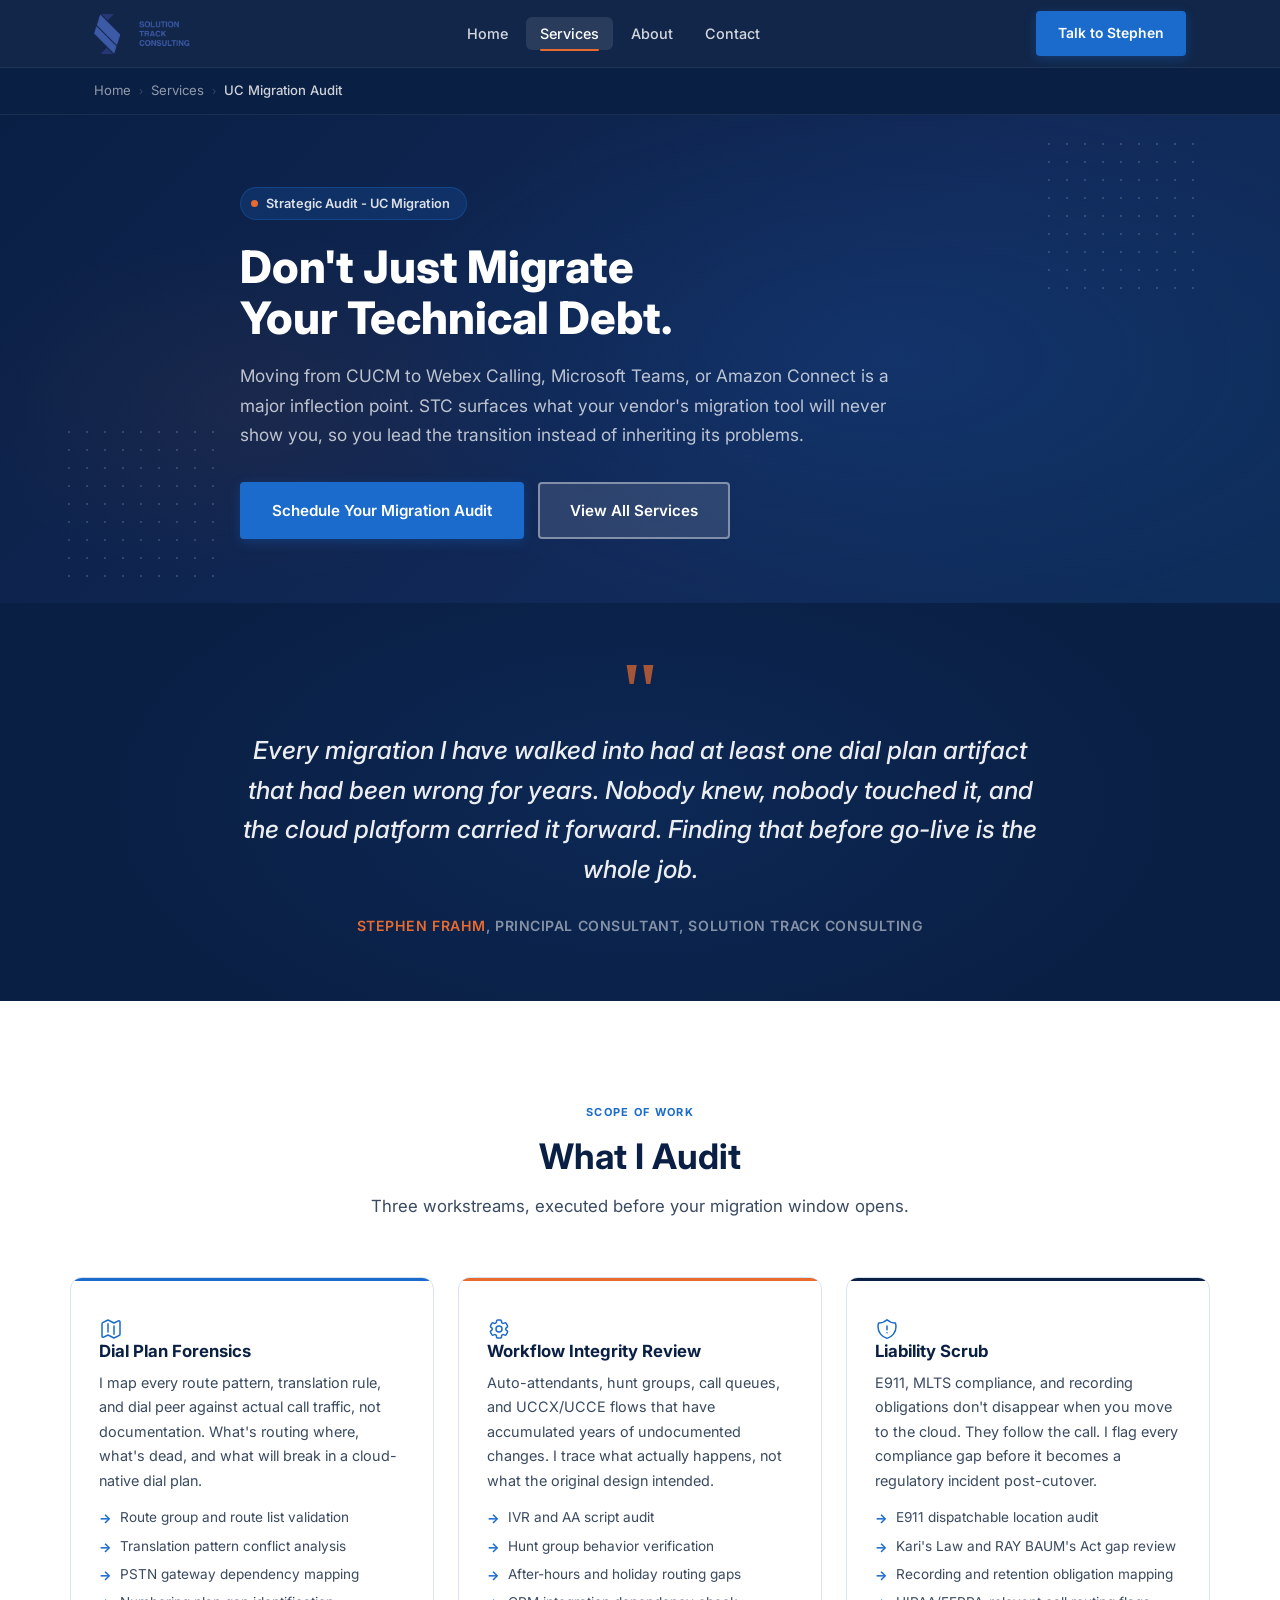
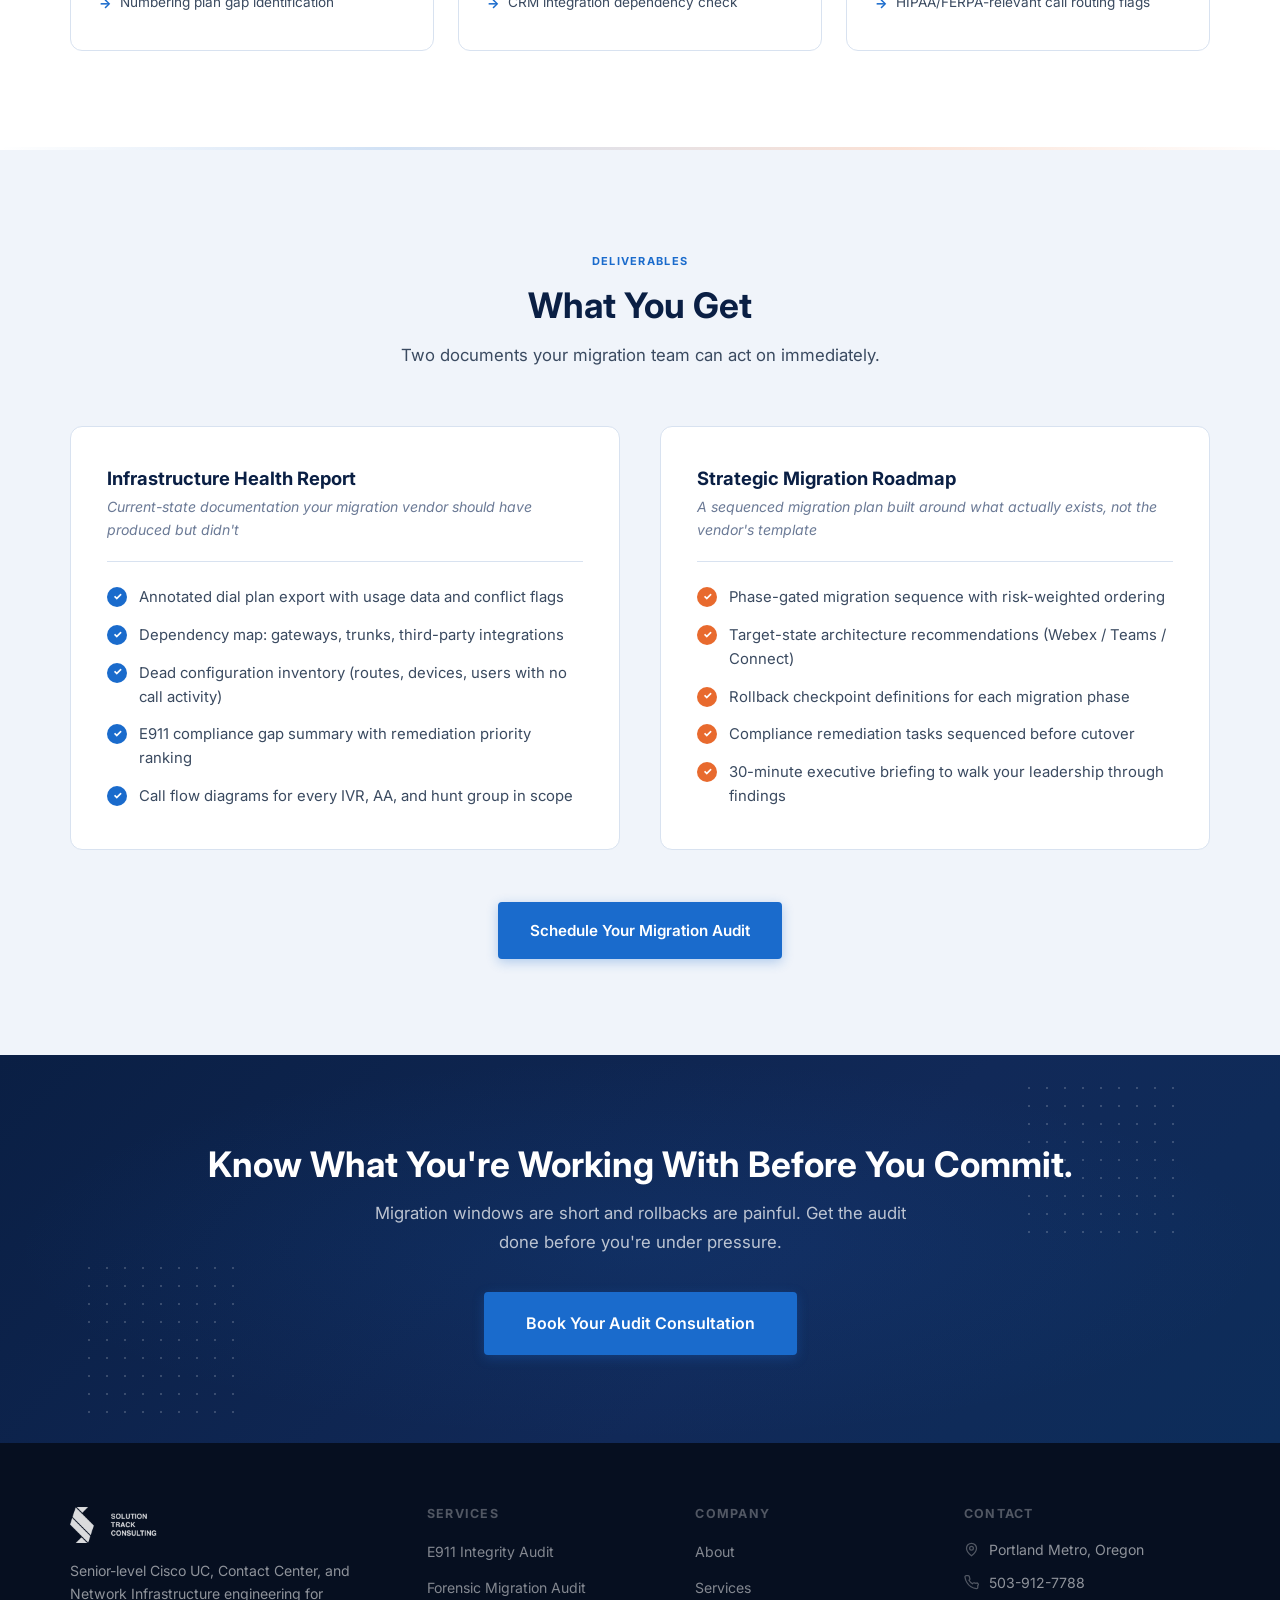
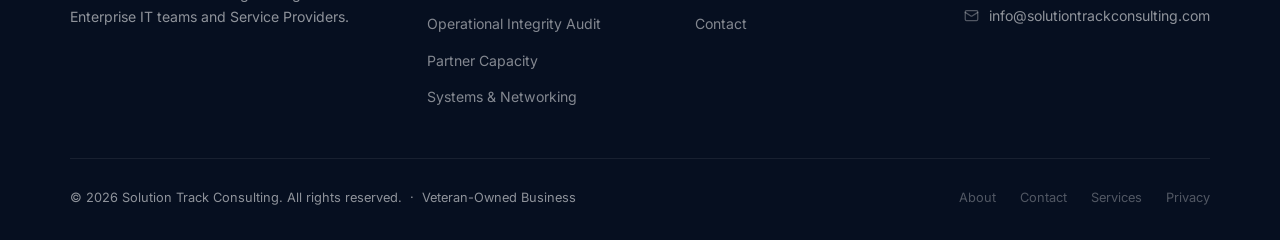
<file: migration-audit.html>
<!DOCTYPE html>
<html lang="en">
<head>
  <meta charset="UTF-8" />
  <meta name="viewport" content="width=device-width, initial-scale=1.0" />
  <title>CUCM to Webex Migration Audit | Solution Track Consulting</title>
  <meta name="description" content="Find the technical debt in your Cisco UC environment before it follows you to the cloud. Migration audits for CUCM to Webex, Teams, and Amazon Connect.">
  <link rel="canonical" href="https://www.solutiontrackconsulting.com/migration-audit.html">
  <meta property="og:type" content="website">
  <meta property="og:site_name" content="Solution Track Consulting">
  <meta property="og:title" content="CUCM to Webex Migration Audit | Solution Track Consulting">
  <meta property="og:description" content="Find the technical debt in your Cisco UC environment before it follows you to the cloud. Migration audits for CUCM to Webex, Teams, and Amazon Connect.">
  <meta property="og:url" content="https://www.solutiontrackconsulting.com/migration-audit.html">
  <meta property="og:image" content="https://www.solutiontrackconsulting.com/img/stc-social-card.jpg">
  <meta property="og:image:width" content="1200">
  <meta property="og:image:height" content="630">
  <meta name="twitter:card" content="summary_large_image">
  <meta name="twitter:title" content="CUCM to Webex Migration Audit | Solution Track Consulting">
  <meta name="twitter:description" content="Find the technical debt in your Cisco UC environment before it follows you to the cloud. Migration audits for CUCM to Webex, Teams, and Amazon Connect.">
  <meta name="twitter:image" content="https://www.solutiontrackconsulting.com/img/stc-social-card.jpg">
<script async src="https://www.googletagmanager.com/gtag/js?id=G-0S3B57YQPV"></script>
  <script>
    window.dataLayer = window.dataLayer || [];
    function gtag(){dataLayer.push(arguments);}
    gtag('js', new Date());
    gtag('config', 'G-0S3B57YQPV');
  </script>
<script type="application/ld+json">
{
  "@context": "https://schema.org",
  "@type": "Service",
  "name": "UC Migration Audit",
  "serviceType": "UC migration audit",
  "description": "Find the technical debt in your Cisco UC environment before it follows you to the cloud. Migration audits for CUCM to Webex, Teams, and Amazon Connect.",
  "url": "https://www.solutiontrackconsulting.com/migration-audit.html",
  "areaServed": "US",
  "provider": {
    "@type": "ProfessionalService",
    "@id": "https://www.solutiontrackconsulting.com/#organization",
    "name": "Solution Track Consulting"
  }
}
  </script>
  <link rel="preconnect" href="https://fonts.googleapis.com" />
  <link rel="icon" type="image/x-icon" href="favicon.ico">
  <link rel="icon" type="image/png" sizes="32x32" href="favicon-32x32.png">
  <link rel="icon" type="image/png" sizes="16x16" href="favicon-16x16.png">
  <link rel="apple-touch-icon" sizes="180x180" href="apple-touch-icon.png">
  <link rel="preconnect" href="https://fonts.gstatic.com" crossorigin />
  <link href="https://fonts.googleapis.com/css2?family=Inter:wght@400;500;600;700;800&display=swap" rel="stylesheet" />
  <style>
    *, *::before, *::after { box-sizing: border-box; margin: 0; padding: 0; }
    :root {
      --navy: #0a1f44; --navy-mid: #112958; --navy-light: #1e3a6e;
      --blue: #1a6bcc; --blue-hover: #145db3;
      --orange: #e86a2e; --orange-hover: #d05a20;
      --bg-alt: #f0f4fa; --bg-white: #ffffff;
      --text-dark: #0d1b2e; --text-mid: #3a4a60; --text-light: #6b7a96;
      --border: #d8e2f0; --radius: 6px; --radius-lg: 12px;
      --shadow-sm: 0 2px 8px rgba(10,31,68,.08);
      --shadow-md: 0 6px 24px rgba(10,31,68,.13);
      --font: 'Inter', system-ui, -apple-system, sans-serif;
      --max-w: 1140px; --section-pad: 96px 24px;
    }
    html { scroll-behavior: smooth; }
    body { font-family: var(--font); font-size: 16px; line-height: 1.65; color: var(--text-dark); background: var(--bg-white); -webkit-font-smoothing: antialiased; }
    img { display: block; max-width: 100%; }
    a { color: inherit; text-decoration: none; }
    .container { width: 100%; max-width: var(--max-w); margin: 0 auto; padding: 0 24px; }
    .eyebrow { display: inline-block; font-size: 11px; font-weight: 700; letter-spacing: .12em; text-transform: uppercase; color: var(--blue); margin-bottom: 14px; }
    h1, h2, h3, h4 { line-height: 1.2; font-weight: 700; }
    .section-title { font-size: clamp(1.65rem, 3vw, 2.2rem); color: var(--navy); margin-bottom: 16px; }
    .section-subtitle { font-size: 1.05rem; color: var(--text-mid); max-width: 640px; }
    .section-header { text-align: center; margin-bottom: 56px; }
    .section-header .section-subtitle { margin: 0 auto; }
    .section-divider { height: 3px; background: linear-gradient(90deg, transparent, var(--blue) 30%, var(--orange) 70%, transparent); opacity: .2; }

    /* Buttons */
    .btn { display: inline-flex; align-items: center; gap: 8px; padding: 14px 30px; border-radius: 4px; font-family: var(--font); font-size: .95rem; font-weight: 600; cursor: pointer; border: 2px solid transparent; transition: background .2s, color .2s, border-color .2s, box-shadow .2s, transform .15s; white-space: nowrap; }
    .btn:hover { transform: translateY(-2px); }
    .btn:active { transform: translateY(0); }
    .btn-primary { background: var(--blue); color: #fff; border-color: var(--blue); box-shadow: 0 3px 12px rgba(26,107,204,.30); }
    .btn-primary:hover { background: var(--orange); border-color: var(--orange); box-shadow: 0 6px 20px rgba(232,106,46,.40); }
    .btn-ghost { background: rgba(255,255,255,.12); color: #fff; border-color: rgba(255,255,255,.4); }
    .btn-ghost:hover { background: rgba(255,255,255,.22); border-color: rgba(255,255,255,.7); }
    .btn-sm { padding: 10px 20px; font-size: .87rem; }

    /* NAV */
    .site-nav { position: fixed; top: 0; left: 0; right: 0; z-index: 1000; background: rgba(10,31,68,.97); backdrop-filter: blur(12px); border-bottom: 1px solid rgba(255,255,255,.07); height: 68px; display: flex; align-items: center; transition: box-shadow .3s; }
    .nav-inner { display: flex; align-items: center; justify-content: space-between; width: 100%; max-width: var(--max-w); margin: 0 auto; padding: 0 24px; }
    .nav-logo img { height: 40px; width: auto; }
    .nav-links { display: flex; align-items: center; gap: 4px; list-style: none; }
    .nav-links a { padding: 8px 14px; border-radius: 6px; font-size: .9rem; font-weight: 500; color: rgba(255,255,255,.82); transition: color .2s, background .2s; }
    .nav-links a:hover { color: #fff; background: rgba(255,255,255,.08); }
    .nav-links a.active { color: #fff; background: rgba(255,255,255,.1); position: relative; }
    .nav-links a.active::after { content: ''; position: absolute; bottom: -1px; left: 14px; right: 14px; height: 2px; background: var(--orange); border-radius: 2px; }
    .nav-cta { margin-left: 8px; }
    .nav-cta .btn { padding: 9px 20px; font-size: .87rem; }
    .nav-toggle { display: none; flex-direction: column; gap: 5px; cursor: pointer; padding: 6px; background: none; border: none; }
    .nav-toggle span { display: block; width: 24px; height: 2px; background: #fff; border-radius: 2px; transition: transform .25s, opacity .25s; }
    .nav-toggle.open span:nth-child(1) { transform: translateY(7px) rotate(45deg); }
    .nav-toggle.open span:nth-child(2) { opacity: 0; }
    .nav-toggle.open span:nth-child(3) { transform: translateY(-7px) rotate(-45deg); }
    .nav-mobile { display: none; flex-direction: column; background: rgba(10,31,68,.99); position: fixed; top: 68px; left: 0; right: 0; z-index: 999; padding: 16px 24px 28px; border-bottom: 1px solid rgba(255,255,255,.08); box-shadow: 0 12px 32px rgba(0,0,0,.4); }
    .nav-mobile.open { display: flex; }
    .nav-mobile a { padding: 14px 0; color: rgba(255,255,255,.82); font-size: 1rem; font-weight: 500; border-bottom: 1px solid rgba(255,255,255,.07); transition: color .15s; }
    .nav-mobile a:last-of-type { border-bottom: none; }
    .nav-mobile a:hover, .nav-mobile a.active { color: #fff; }
    .nav-mobile .btn { margin-top: 16px; justify-content: center; width: 100%; }

    /* Breadcrumb */
    .breadcrumb-bar { background: var(--navy); border-bottom: 1px solid rgba(255,255,255,.07); padding: 12px 0; margin-top: 68px; }
    .breadcrumb { display: flex; align-items: center; gap: 8px; font-size: .82rem; color: rgba(255,255,255,.45); max-width: var(--max-w); margin: 0 auto; padding: 0 24px; }
    .breadcrumb a { color: rgba(255,255,255,.55); transition: color .15s; }
    .breadcrumb a:hover { color: rgba(255,255,255,.9); }
    .breadcrumb-sep { font-size: .7rem; opacity: .4; }
    .breadcrumb-current { color: rgba(255,255,255,.8); font-weight: 500; }

    /* Page hero */
    .page-hero { background: linear-gradient(135deg, #0a1f44 0%, #112958 60%, #0d2d5a 100%); padding: 72px 24px 64px; position: relative; overflow: hidden; }
    .page-hero::before { content: ''; position: absolute; inset: 0; background: radial-gradient(ellipse 60% 80% at 70% 50%, rgba(26,107,204,.15) 0%, transparent 70%), radial-gradient(ellipse 40% 60% at 20% 60%, rgba(232,106,46,.06) 0%, transparent 60%); pointer-events: none; }
    .page-hero-dots { position: absolute; width: 160px; height: 160px; background-image: radial-gradient(circle, rgba(255,255,255,.15) 1.5px, transparent 1.5px); background-size: 18px 18px; pointer-events: none; }
    .page-hero-dots-1 { top: 20px; right: 80px; }
    .page-hero-dots-2 { bottom: 20px; left: 60px; }
    .page-hero-inner { position: relative; z-index: 1; max-width: var(--max-w); margin: 0 auto; max-width: 800px; }
    .page-hero-eyebrow { display: inline-flex; align-items: center; gap: 8px; background: rgba(26,107,204,.2); border: 1px solid rgba(26,107,204,.35); border-radius: 40px; padding: 5px 16px 5px 10px; font-size: .8rem; font-weight: 600; color: rgba(255,255,255,.85); margin-bottom: 22px; }
    .page-hero-dot { width: 7px; height: 7px; background: var(--orange); border-radius: 50%; flex-shrink: 0; }
    .page-hero h1 { font-size: clamp(1.9rem, 4vw, 2.8rem); font-weight: 800; color: #fff; margin-bottom: 16px; line-height: 1.15; }
    .page-hero-sub { font-size: 1.08rem; color: rgba(255,255,255,.72); line-height: 1.72; max-width: 660px; margin-bottom: 32px; }
    .page-hero-actions { display: flex; gap: 14px; flex-wrap: wrap; }

    /* ── Pullquote ── */
    .pullquote-band { background: var(--navy); padding: 64px 24px; position: relative; overflow: hidden; }
    .pullquote-band::before { content: ''; position: absolute; inset: 0; background: radial-gradient(ellipse 60% 100% at 50% 50%, rgba(26,107,204,.12) 0%, transparent 70%); pointer-events: none; }
    .pullquote-inner { max-width: 800px; margin: 0 auto; position: relative; text-align: center; }
    .pullquote-mark { font-size: 5rem; line-height: .6; color: var(--orange); font-weight: 800; font-family: Georgia, serif; display: block; margin-bottom: 16px; opacity: .7; }
    .pullquote-text { font-size: clamp(1.2rem, 2.5vw, 1.55rem); font-style: italic; color: rgba(255,255,255,.92); line-height: 1.6; font-weight: 500; margin-bottom: 24px; }
    .pullquote-attribution { font-size: .88rem; font-weight: 600; color: rgba(255,255,255,.5); letter-spacing: .04em; text-transform: uppercase; }
    .pullquote-attribution span { color: var(--orange); }

    /* ── Audit cards ── */
    .audit-section { background: var(--bg-white); padding: var(--section-pad); position: relative; overflow: hidden; }
    .audit-cards { display: grid; grid-template-columns: repeat(3, 1fr); gap: 24px; max-width: var(--max-w); margin: 0 auto; }
    .audit-card { background: var(--bg-white); border: 1px solid var(--border); border-radius: var(--radius-lg); padding: 36px 28px; transition: box-shadow .25s, transform .2s, border-color .2s; position: relative; overflow: hidden; }
    .audit-card::before { content: ''; position: absolute; top: 0; left: 0; right: 0; height: 3px; background: var(--blue); }
    .audit-card:nth-child(2)::before { background: var(--orange); }
    .audit-card:nth-child(3)::before { background: var(--navy); }
    .audit-card:hover { box-shadow: var(--shadow-md); transform: translateY(-3px); border-color: rgba(26,107,204,.2); }
    .audit-emoji { font-size: 2.4rem; display: block; margin-bottom: 16px; line-height: 1; }
    .audit-card h3 { font-size: 1.05rem; font-weight: 700; color: var(--navy); margin-bottom: 10px; }
    .audit-card p { font-size: .9rem; color: var(--text-mid); line-height: 1.7; }
    .audit-bullets { list-style: none; margin-top: 14px; display: flex; flex-direction: column; gap: 7px; }
    .audit-bullets li { font-size: .85rem; color: var(--text-mid); display: flex; align-items: flex-start; gap: 8px; line-height: 1.55; }
    .audit-bullets li::before { content: '→'; color: var(--blue); font-weight: 700; flex-shrink: 0; font-size: .82rem; margin-top: 1px; }

    /* ── Deliverables ── */
    .deliverables-section { background: var(--bg-alt); padding: var(--section-pad); position: relative; overflow: hidden; }
    .deliverables-grid { display: grid; grid-template-columns: 1fr 1fr; gap: 40px; max-width: var(--max-w); margin: 0 auto; align-items: start; }
    .deliverable-block { background: var(--bg-white); border-radius: var(--radius-lg); border: 1px solid var(--border); padding: 40px 36px; }
    .deliverable-block h3 { font-size: 1.15rem; font-weight: 700; color: var(--navy); margin-bottom: 6px; }
    .deliverable-block .deliverable-sub { font-size: .88rem; color: var(--text-light); font-style: italic; margin-bottom: 24px; padding-bottom: 20px; border-bottom: 1px solid var(--border); }
    .deliverable-list { list-style: none; display: flex; flex-direction: column; gap: 14px; }
    .deliverable-list li { display: flex; align-items: flex-start; gap: 12px; font-size: .93rem; color: var(--text-mid); line-height: 1.6; }
    .deliverable-check { flex-shrink: 0; width: 20px; height: 20px; background: var(--blue); border-radius: 50%; display: flex; align-items: center; justify-content: center; margin-top: 1px; }
    .deliverable-check::after { content: '✓'; color: #fff; font-size: .65rem; font-weight: 800; }
    .deliverable-block:nth-child(2) .deliverable-check { background: var(--orange); }
    .deliverables-cta { text-align: center; margin-top: 52px; }

    /* CTA Band */
    .cta-band { background: linear-gradient(135deg, var(--navy) 0%, var(--navy-mid) 60%, #0d2d5a 100%); padding: 88px 24px; text-align: center; position: relative; overflow: hidden; }
    .cta-band::before { content: ''; position: absolute; inset: 0; background: radial-gradient(ellipse 70% 70% at 50% 50%, rgba(26,107,204,.12) 0%, transparent 70%); }
    .cta-band-dots { position: absolute; width: 160px; height: 160px; background-image: radial-gradient(circle, rgba(255,255,255,.18) 1.5px, transparent 1.5px); background-size: 18px 18px; pointer-events: none; }
    .cta-band-dots-1 { top: 24px; right: 100px; }
    .cta-band-dots-2 { bottom: 24px; left: 80px; }
    .cta-band h2 { color: #fff; font-size: clamp(1.6rem, 3vw, 2.2rem); margin-bottom: 14px; position: relative; }
    .cta-band p { color: rgba(255,255,255,.72); font-size: 1.05rem; margin-bottom: 36px; max-width: 540px; margin-left: auto; margin-right: auto; position: relative; line-height: 1.7; }
    .cta-band .btn { font-size: 1rem; padding: 16px 40px; position: relative; }

    /* Footer */
    .site-footer { background: #060f20; padding: 64px 24px 32px; color: rgba(255,255,255,.55); }
    .footer-inner { max-width: var(--max-w); margin: 0 auto; }
    .footer-top { display: grid; grid-template-columns: 1.4fr 1fr 1fr 1fr; gap: 48px; padding-bottom: 48px; border-bottom: 1px solid rgba(255,255,255,.07); }
    .footer-brand img { height: 36px; width: auto; filter: brightness(0) invert(1); opacity: .85; margin-bottom: 16px; }
    .footer-brand p { font-size: .88rem; line-height: 1.65; margin-bottom: 20px; }
    .footer-badge img { width: 80px; height: auto; }
    .footer-col h4 { font-size: .78rem; font-weight: 700; letter-spacing: .1em; text-transform: uppercase; color: rgba(255,255,255,.3); margin-bottom: 16px; }
    .footer-col ul { list-style: none; display: flex; flex-direction: column; gap: 10px; }
    .footer-col ul li a { font-size: .88rem; color: rgba(255,255,255,.5); transition: color .15s; }
    .footer-col ul li a:hover { color: rgba(255,255,255,.9); }
    .footer-contact p { display: flex; align-items: center; gap: 10px; font-size: .88rem; margin-bottom: 10px; }
    .footer-contact svg { width: 15px; height: 15px; flex-shrink: 0; color: rgba(255,255,255,.3); }
    .footer-contact a { transition: color .15s; }
    .footer-contact a:hover { color: rgba(255,255,255,.9); }
    .footer-bottom { padding-top: 28px; display: flex; align-items: center; justify-content: space-between; flex-wrap: wrap; gap: 12px; }
    .footer-bottom p { font-size: .8rem; }
    .footer-bottom-links { display: flex; gap: 24px; }
    .footer-bottom-links a { font-size: .8rem; color: rgba(255,255,255,.3); transition: color .15s; }
    .footer-bottom-links a:hover { color: rgba(255,255,255,.7); }

    /* Scroll fade-in */
    .fade-up { opacity: 0; transform: translateY(20px); transition: opacity .5s ease, transform .5s ease; }
    .fade-up.visible { opacity: 1; transform: none; }

    /* ─── Page Transition ───────────────────────────────────────────────── */
    body { animation: pageFadeIn 0.4s ease; }
    @keyframes pageFadeIn {
      from { opacity: 0; }
      to   { opacity: 1; }
    }
    body.fade-out {
      opacity: 0;
      transition: opacity 0.25s ease;
    }
    @media (prefers-reduced-motion: reduce) {
      html { scroll-behavior: auto; }
      body { animation: none; }
      body.fade-out { opacity: 1; transition: none; }
      .reveal, .fade-up { opacity: 1; transform: none; transition: none; }
    }

    /* Responsive */
    @media (max-width: 900px) {
      .audit-cards        { grid-template-columns: 1fr; }
      .deliverables-grid  { grid-template-columns: 1fr; }
      .footer-top         { grid-template-columns: 1fr 1fr; }
    }
    @media (max-width: 680px) {
      :root { --section-pad: 72px 20px; }
      .nav-links, .nav-cta { display: none; }
      .nav-toggle { display: flex; }
      .page-hero { padding: 48px 20px 52px; }
      .footer-top { grid-template-columns: 1fr; gap: 32px; }
    }
    .icon {
      display: inline-block;
      vertical-align: middle;
      width: 24px;
      height: 24px;
      stroke: #1a6bcc;
      stroke-width: 1.5;
      fill: none;
      flex-shrink: 0;
    }
    .icon-white { stroke: #ffffff; }
    .icon-orange { stroke: #e86a2e; }
  </style>
  <noscript><style>.reveal, .fade-up { opacity: 1; transform: none; }</style></noscript>
</head>
<body>

<!-- NAV -->
<nav class="site-nav" id="siteNav" role="navigation" aria-label="Main navigation">
  <div class="nav-inner">
    <a href="index.html" class="nav-logo" aria-label="Solution Track Consulting home">
      <img src="img/STC-logo-blue2-1.png" alt="Solution Track Consulting" />
    </a>
    <ul class="nav-links" role="list">
      <li><a href="index.html">Home</a></li>
      <li><a href="services.html" class="active">Services</a></li>
      <li><a href="about.html">About</a></li>
      <li><a href="contact.html">Contact</a></li>
    </ul>
    <div class="nav-cta">
      <a href="https://outlook.office.com/book/SolutionTrackConsulting1@NETORGFT8412481.onmicrosoft.com/s/bZnD75cqX0WYLCDX9ZqSZA2" target="_blank" rel="noopener" class="btn btn-primary btn-sm">Talk to Stephen</a>
    </div>
    <button class="nav-toggle" id="navToggle" aria-expanded="false" aria-controls="navMobile" aria-label="Open navigation menu">
      <span></span><span></span><span></span>
    </button>
  </div>
</nav>
<nav class="nav-mobile" id="navMobile" aria-label="Mobile navigation">
  <a href="index.html">Home</a>
  <a href="services.html" class="active">Services</a>
  <a href="about.html">About</a>
  <a href="https://outlook.office.com/book/SolutionTrackConsulting1@NETORGFT8412481.onmicrosoft.com/s/bZnD75cqX0WYLCDX9ZqSZA2" target="_blank" rel="noopener">Contact</a>
  <a href="https://outlook.office.com/book/SolutionTrackConsulting1@NETORGFT8412481.onmicrosoft.com/s/bZnD75cqX0WYLCDX9ZqSZA2" target="_blank" rel="noopener" class="btn btn-primary">Talk to Stephen</a>
</nav>

<!-- BREADCRUMB -->
<div class="breadcrumb-bar">
  <div class="breadcrumb">
    <a href="index.html">Home</a>
    <span class="breadcrumb-sep">›</span>
    <a href="services.html">Services</a>
    <span class="breadcrumb-sep">›</span>
    <span class="breadcrumb-current">UC Migration Audit</span>
  </div>
</div>

<!-- PAGE HERO -->
<section class="page-hero" aria-labelledby="heroHeading">
  <div class="page-hero-dots page-hero-dots-1" aria-hidden="true"></div>
  <div class="page-hero-dots page-hero-dots-2" aria-hidden="true"></div>
  <div class="page-hero-inner">
    <div class="page-hero-eyebrow">
      <span class="page-hero-dot" aria-hidden="true"></span>
      Strategic Audit - UC Migration
    </div>
    <h1 id="heroHeading">Don't Just Migrate<br>Your Technical Debt.</h1>
    <p class="page-hero-sub">Moving from CUCM to Webex Calling, Microsoft Teams, or Amazon Connect is a major inflection point. STC surfaces what your vendor's migration tool will never show you, so you lead the transition instead of inheriting its problems.</p>
    <div class="page-hero-actions">
      <a href="https://outlook.office.com/book/SolutionTrackConsulting1@NETORGFT8412481.onmicrosoft.com/s/bZnD75cqX0WYLCDX9ZqSZA2" target="_blank" rel="noopener" class="btn btn-primary">Schedule Your Migration Audit</a>
      <a href="services.html" class="btn btn-ghost">View All Services</a>
    </div>
  </div>
</section>

<!-- PULLQUOTE -->
<div class="pullquote-band" aria-label="Featured quote">
  <div class="pullquote-inner">
    <span class="pullquote-mark" aria-hidden="true">"</span>
    <p class="pullquote-text">Every migration I have walked into had at least one dial plan artifact that had been wrong for years. Nobody knew, nobody touched it, and the cloud platform carried it forward. Finding that before go-live is the whole job.</p>
    <p class="pullquote-attribution"><span>Stephen Frahm</span>, Principal Consultant, Solution Track Consulting</p>
  </div>
</div>

<!-- WHAT I AUDIT -->
<section class="audit-section" aria-labelledby="auditHeading">
  <div class="section-header fade-up">
    <span class="eyebrow">Scope of Work</span>
    <h2 class="section-title" id="auditHeading">What I Audit</h2>
    <p class="section-subtitle">Three workstreams, executed before your migration window opens.</p>
  </div>
  <div class="audit-cards">
    <div class="audit-card fade-up">
      <svg xmlns="http://www.w3.org/2000/svg" viewBox="0 0 24 24" fill="none" stroke="currentColor" stroke-width="1.5" stroke-linecap="round" stroke-linejoin="round" class="icon" aria-hidden="true"><path stroke-linecap="round" stroke-linejoin="round" d="M9 6.75V15m6-6v8.25m.503 3.498 4.875-2.437c.381-.19.622-.58.622-1.006V4.82c0-.836-.88-1.38-1.628-1.006l-3.869 1.934c-.317.159-.69.159-1.006 0L9.503 3.252a1.125 1.125 0 0 0-1.006 0L3.622 5.689C3.24 5.88 3 6.27 3 6.695V19.18c0 .836.88 1.38 1.628 1.006l3.869-1.934c.317-.159.69-.159 1.006 0l4.994 2.497c.317.158.69.158 1.006 0Z" /></svg>
      <h3>Dial Plan Forensics</h3>
      <p>I map every route pattern, translation rule, and dial peer against actual call traffic, not documentation. What's routing where, what's dead, and what will break in a cloud-native dial plan.</p>
      <ul class="audit-bullets">
        <li>Route group and route list validation</li>
        <li>Translation pattern conflict analysis</li>
        <li>PSTN gateway dependency mapping</li>
        <li>Numbering plan gap identification</li>
      </ul>
    </div>
    <div class="audit-card fade-up">
      <svg xmlns="http://www.w3.org/2000/svg" viewBox="0 0 24 24" fill="none" stroke="currentColor" stroke-width="1.5" stroke-linecap="round" stroke-linejoin="round" class="icon" aria-hidden="true"><path stroke-linecap="round" stroke-linejoin="round" d="M9.594 3.94c.09-.542.56-.94 1.11-.94h2.593c.55 0 1.02.398 1.11.94l.213 1.281c.063.374.313.686.645.87.074.04.147.083.22.127.325.196.72.257 1.075.124l1.217-.456a1.125 1.125 0 0 1 1.37.49l1.296 2.247a1.125 1.125 0 0 1-.26 1.431l-1.003.827c-.293.241-.438.613-.43.992a7.723 7.723 0 0 1 0 .255c-.008.378.137.75.43.991l1.004.827c.424.35.534.955.26 1.43l-1.298 2.247a1.125 1.125 0 0 1-1.369.491l-1.217-.456c-.355-.133-.75-.072-1.076.124a6.47 6.47 0 0 1-.22.128c-.331.183-.581.495-.644.869l-.213 1.281c-.09.543-.56.94-1.11.94h-2.594c-.55 0-1.019-.398-1.11-.94l-.213-1.281c-.062-.374-.312-.686-.644-.87a6.52 6.52 0 0 1-.22-.127c-.325-.196-.72-.257-1.076-.124l-1.217.456a1.125 1.125 0 0 1-1.369-.49l-1.297-2.247a1.125 1.125 0 0 1 .26-1.431l1.004-.827c.292-.24.437-.613.43-.991a6.932 6.932 0 0 1 0-.255c.007-.38-.138-.751-.43-.992l-1.004-.827a1.125 1.125 0 0 1-.26-1.43l1.297-2.247a1.125 1.125 0 0 1 1.37-.491l1.216.456c.356.133.751.072 1.076-.124.072-.044.146-.086.22-.128.332-.183.582-.495.644-.869l.214-1.28Z" /><path stroke-linecap="round" stroke-linejoin="round" d="M15 12a3 3 0 1 1-6 0 3 3 0 0 1 6 0Z" /></svg>
      <h3>Workflow Integrity Review</h3>
      <p>Auto-attendants, hunt groups, call queues, and UCCX/UCCE flows that have accumulated years of undocumented changes. I trace what actually happens, not what the original design intended.</p>
      <ul class="audit-bullets">
        <li>IVR and AA script audit</li>
        <li>Hunt group behavior verification</li>
        <li>After-hours and holiday routing gaps</li>
        <li>CRM integration dependency check</li>
      </ul>
    </div>
    <div class="audit-card fade-up">
      <svg xmlns="http://www.w3.org/2000/svg" viewBox="0 0 24 24" fill="none" stroke="currentColor" stroke-width="1.5" stroke-linecap="round" stroke-linejoin="round" class="icon" aria-hidden="true"><path stroke-linecap="round" stroke-linejoin="round" d="M12 9v3.75m0-10.036A11.959 11.959 0 0 1 3.598 6 11.99 11.99 0 0 0 3 9.75c0 5.592 3.824 10.29 9 11.622 5.176-1.332 9-6.03 9-11.622 0-1.31-.21-2.57-.598-3.75h-.152c-3.196 0-6.1-1.25-8.25-3.286Zm0 13.036h.008v.008H12v-.008Z" /></svg>
      <h3>Liability Scrub</h3>
      <p>E911, MLTS compliance, and recording obligations don't disappear when you move to the cloud. They follow the call. I flag every compliance gap before it becomes a regulatory incident post-cutover.</p>
      <ul class="audit-bullets">
        <li>E911 dispatchable location audit</li>
        <li>Kari's Law and RAY BAUM's Act gap review</li>
        <li>Recording and retention obligation mapping</li>
        <li>HIPAA/FERPA-relevant call routing flags</li>
      </ul>
    </div>
  </div>
</section>

<div class="section-divider" aria-hidden="true"></div>

<!-- WHAT YOU GET -->
<section class="deliverables-section" aria-labelledby="deliverableHeading">
  <div class="section-header fade-up">
    <span class="eyebrow">Deliverables</span>
    <h2 class="section-title" id="deliverableHeading">What You Get</h2>
    <p class="section-subtitle">Two documents your migration team can act on immediately.</p>
  </div>
  <div class="deliverables-grid">
    <div class="deliverable-block fade-up">
      <h3>Infrastructure Health Report</h3>
      <p class="deliverable-sub">Current-state documentation your migration vendor should have produced but didn't</p>
      <ul class="deliverable-list">
        <li>
          <span class="deliverable-check" aria-hidden="true"></span>
          Annotated dial plan export with usage data and conflict flags
        </li>
        <li>
          <span class="deliverable-check" aria-hidden="true"></span>
          Dependency map: gateways, trunks, third-party integrations
        </li>
        <li>
          <span class="deliverable-check" aria-hidden="true"></span>
          Dead configuration inventory (routes, devices, users with no call activity)
        </li>
        <li>
          <span class="deliverable-check" aria-hidden="true"></span>
          E911 compliance gap summary with remediation priority ranking
        </li>
        <li>
          <span class="deliverable-check" aria-hidden="true"></span>
          Call flow diagrams for every IVR, AA, and hunt group in scope
        </li>
      </ul>
    </div>
    <div class="deliverable-block fade-up">
      <h3>Strategic Migration Roadmap</h3>
      <p class="deliverable-sub">A sequenced migration plan built around what actually exists, not the vendor's template</p>
      <ul class="deliverable-list">
        <li>
          <span class="deliverable-check" aria-hidden="true"></span>
          Phase-gated migration sequence with risk-weighted ordering
        </li>
        <li>
          <span class="deliverable-check" aria-hidden="true"></span>
          Target-state architecture recommendations (Webex / Teams / Connect)
        </li>
        <li>
          <span class="deliverable-check" aria-hidden="true"></span>
          Rollback checkpoint definitions for each migration phase
        </li>
        <li>
          <span class="deliverable-check" aria-hidden="true"></span>
          Compliance remediation tasks sequenced before cutover
        </li>
        <li>
          <span class="deliverable-check" aria-hidden="true"></span>
          30-minute executive briefing to walk your leadership through findings
        </li>
      </ul>
    </div>
  </div>
  <div class="deliverables-cta fade-up">
    <a href="https://outlook.office.com/book/SolutionTrackConsulting1@NETORGFT8412481.onmicrosoft.com/s/bZnD75cqX0WYLCDX9ZqSZA2" target="_blank" rel="noopener" class="btn btn-primary">Schedule Your Migration Audit</a>
  </div>
</section>

<!-- CTA BAND -->
<section class="cta-band" aria-labelledby="ctaHeading">
  <div class="cta-band-dots cta-band-dots-1" aria-hidden="true"></div>
  <div class="cta-band-dots cta-band-dots-2" aria-hidden="true"></div>
  <h2 id="ctaHeading">Know What You're Working With Before You Commit.</h2>
  <p>Migration windows are short and rollbacks are painful. Get the audit done before you're under pressure.</p>
  <a href="https://outlook.office.com/book/SolutionTrackConsulting1@NETORGFT8412481.onmicrosoft.com/s/bZnD75cqX0WYLCDX9ZqSZA2" target="_blank" rel="noopener" class="btn btn-primary">Book Your Audit Consultation</a>
</section>

<footer class="site-footer" role="contentinfo">
  <div class="footer-inner">
    <div class="footer-top">
      <div class="footer-brand">
        <img src="img/STC-logo-blue2-1.png" alt="Solution Track Consulting" />
        <p>Senior-level Cisco UC, Contact Center, and Network Infrastructure engineering for Enterprise IT teams and Service Providers.</p>
      </div>
      <div class="footer-col">
        <h4>Services</h4>
        <ul>
          <li><a href="e911-integrity.html">E911 Integrity Audit</a></li>
          <li><a href="migration-audit.html">Forensic Migration Audit</a></li>
          <li><a href="operational-audit.html">Operational Integrity Audit</a></li>
          <li><a href="partner-support.html">Partner Capacity</a></li>
          <li><a href="services.html">Systems &amp; Networking</a></li>
        </ul>
      </div>
      <div class="footer-col">
        <h4>Company</h4>
        <ul>
          <li><a href="about.html">About</a></li>
          <li><a href="services.html">Services</a></li>
          <li><a href="contact.html">Contact</a></li>
        </ul>
      </div>
      <div class="footer-col footer-contact">
        <h4>Contact</h4>
        <p>
          <svg xmlns="http://www.w3.org/2000/svg" viewBox="0 0 24 24" fill="none" stroke="currentColor" stroke-width="2" stroke-linecap="round" stroke-linejoin="round"><path d="M20 10c0 6-8 12-8 12s-8-6-8-12a8 8 0 0 1 16 0Z"/><circle cx="12" cy="10" r="3"/></svg>
          Portland Metro, Oregon
        </p>
        <p>
          <svg xmlns="http://www.w3.org/2000/svg" viewBox="0 0 24 24" fill="none" stroke="currentColor" stroke-width="2" stroke-linecap="round" stroke-linejoin="round"><path d="M22 16.92v3a2 2 0 0 1-2.18 2 19.79 19.79 0 0 1-8.63-3.07A19.5 19.5 0 0 1 4.69 12 19.79 19.79 0 0 1 1.6 3.41 2 2 0 0 1 3.56 1h3a2 2 0 0 1 2 1.72c.127.96.361 1.903.7 2.81a2 2 0 0 1-.45 2.11L7.91 8.46a16 16 0 0 0 5.55 5.55l.92-.92a2 2 0 0 1 2.12-.45c.907.339 1.85.573 2.81.7A2 2 0 0 1 22 16.92z"/></svg>
          <a href="tel:5039127788">503-912-7788</a>
        </p>
        <p>
          <svg xmlns="http://www.w3.org/2000/svg" viewBox="0 0 24 24" fill="none" stroke="currentColor" stroke-width="2" stroke-linecap="round" stroke-linejoin="round"><rect width="20" height="16" x="2" y="4" rx="2"/><path d="m22 7-8.97 5.7a1.94 1.94 0 0 1-2.06 0L2 7"/></svg>
          <a href="mailto:info@solutiontrackconsulting.com">info@solutiontrackconsulting.com</a>
        </p>
      </div>
    </div>
    <div class="footer-bottom">
      <p>&copy; <span id="footerYear"></span> Solution Track Consulting. All rights reserved. &nbsp;&middot;&nbsp; Veteran-Owned Business</p>
      <div class="footer-bottom-links">
        <a href="about.html">About</a>
        <a href="https://outlook.office.com/book/SolutionTrackConsulting1@NETORGFT8412481.onmicrosoft.com/s/bZnD75cqX0WYLCDX9ZqSZA2" target="_blank" rel="noopener">Contact</a>
        <a href="services.html">Services</a>
        <a href="privacy-policy.html">Privacy</a>
      </div>
    </div>
  </div>
</footer>

<script>
  // Footer year
  document.getElementById('footerYear').textContent = new Date().getFullYear();

  // Nav scroll shadow
  const nav = document.getElementById('siteNav');
  window.addEventListener('scroll', () => {
    nav.style.boxShadow = window.scrollY > 12 ? '0 4px 24px rgba(0,0,0,.28)' : '';
  }, { passive: true });

  // Mobile nav
  const toggle = document.getElementById('navToggle');
  const mobileNav = document.getElementById('navMobile');
  function openNav() { mobileNav.classList.add('open'); toggle.classList.add('open'); toggle.setAttribute('aria-expanded', 'true'); document.body.style.overflow = 'hidden'; }
  function closeNav() { mobileNav.classList.remove('open'); toggle.classList.remove('open'); toggle.setAttribute('aria-expanded', 'false'); document.body.style.overflow = ''; }
  toggle.addEventListener('click', () => mobileNav.classList.contains('open') ? closeNav() : openNav());
  document.addEventListener('keydown', e => { if (e.key === 'Escape') closeNav(); });

  // Scroll fade-in
  const io = new IntersectionObserver(entries => {
    entries.forEach(e => { if (e.isIntersecting) { e.target.classList.add('visible'); io.unobserve(e.target); } });
  }, { threshold: 0.1 });
  document.querySelectorAll('.fade-up').forEach(el => io.observe(el));

  // Page fade transition
  document.querySelectorAll('a[href]').forEach(link => {
    const href = link.getAttribute('href');
    if (href && !href.startsWith('http') && !href.startsWith('mailto') && !href.startsWith('tel') && !href.startsWith('#')) {
      link.addEventListener('click', function(e) {
        // Leave new-tab / modified clicks and reduced-motion users to the browser
        if (e.defaultPrevented || e.button !== 0 || e.metaKey || e.ctrlKey || e.shiftKey || e.altKey) return;
        if (link.target === '_blank' || link.hasAttribute('download')) return;
        if (window.matchMedia('(prefers-reduced-motion: reduce)').matches) return;
        e.preventDefault();
        document.body.classList.add('fade-out');
        setTimeout(() => { window.location.href = href; }, 250);
      });
    }
  });

  // Restore the page if it is brought back from the back/forward cache mid-fade
  window.addEventListener('pageshow', function() { document.body.classList.remove('fade-out'); });
</script>
</body>
</html>
</file>
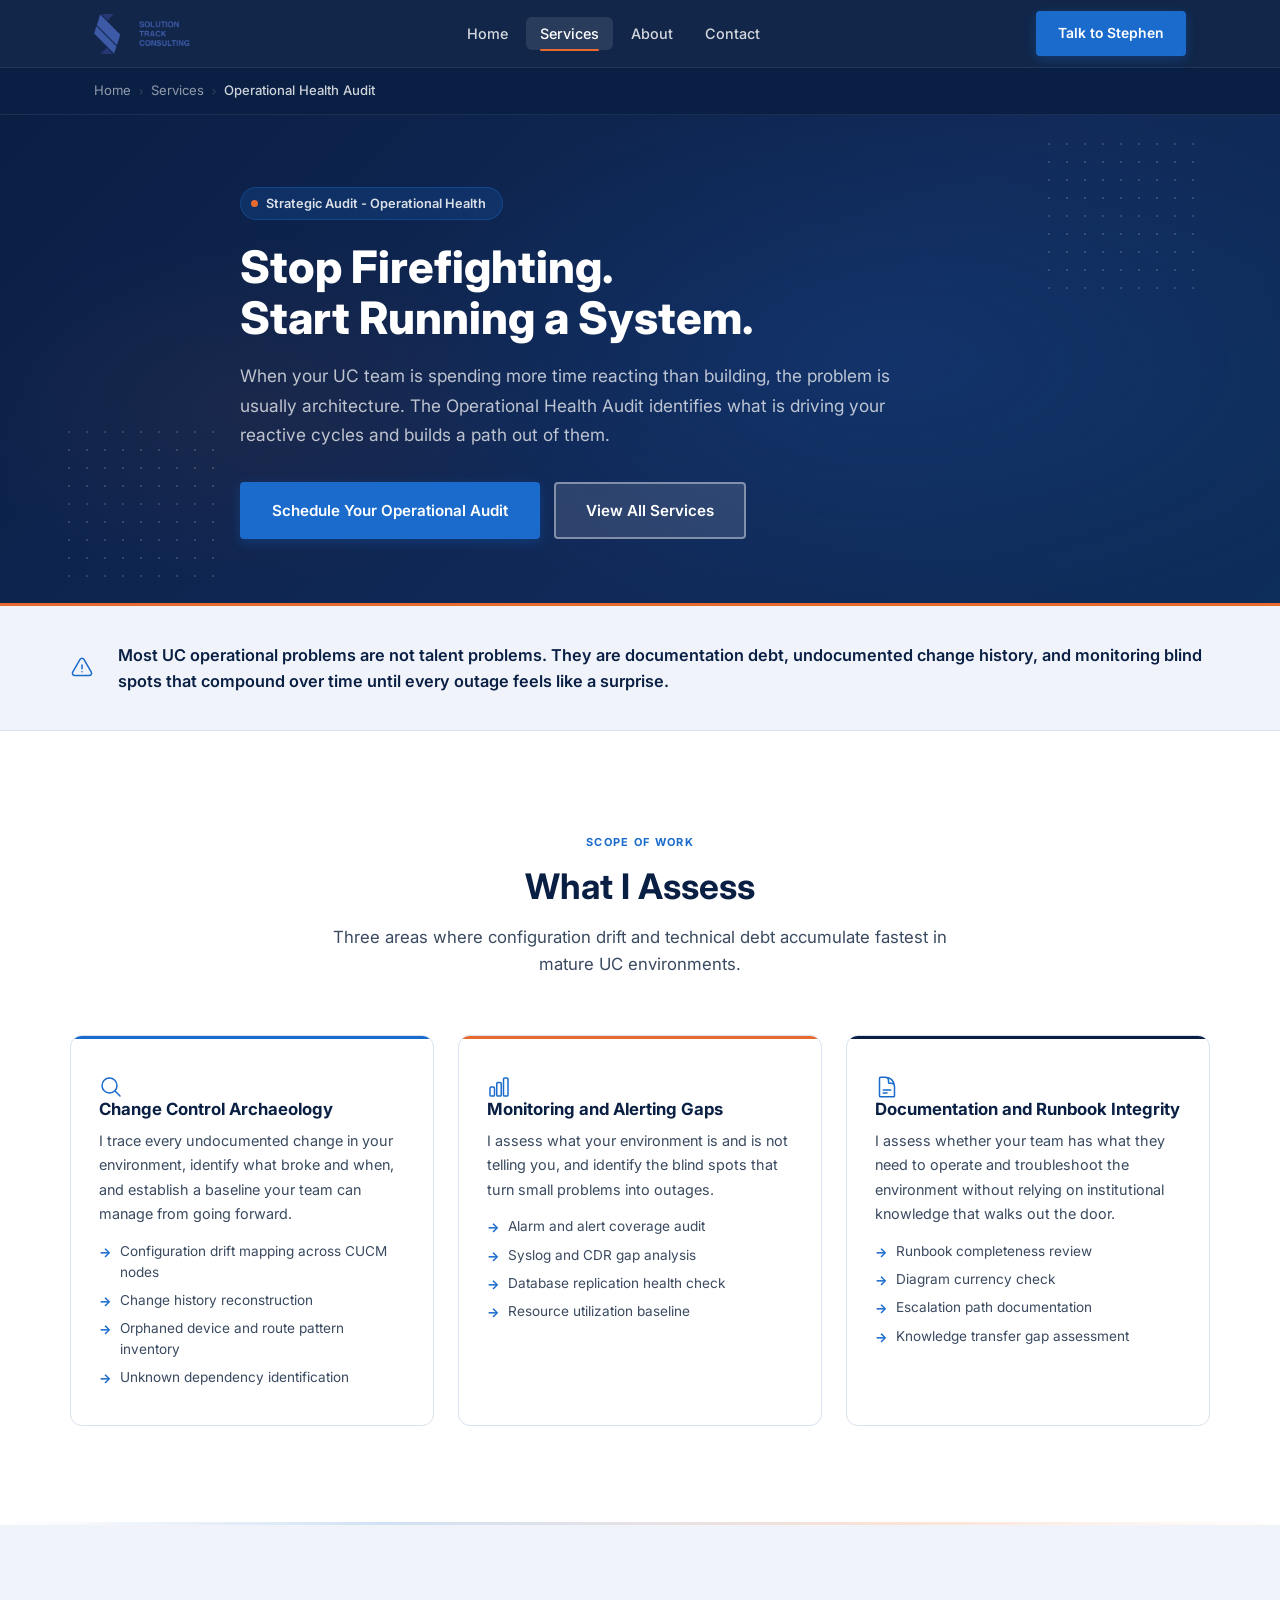
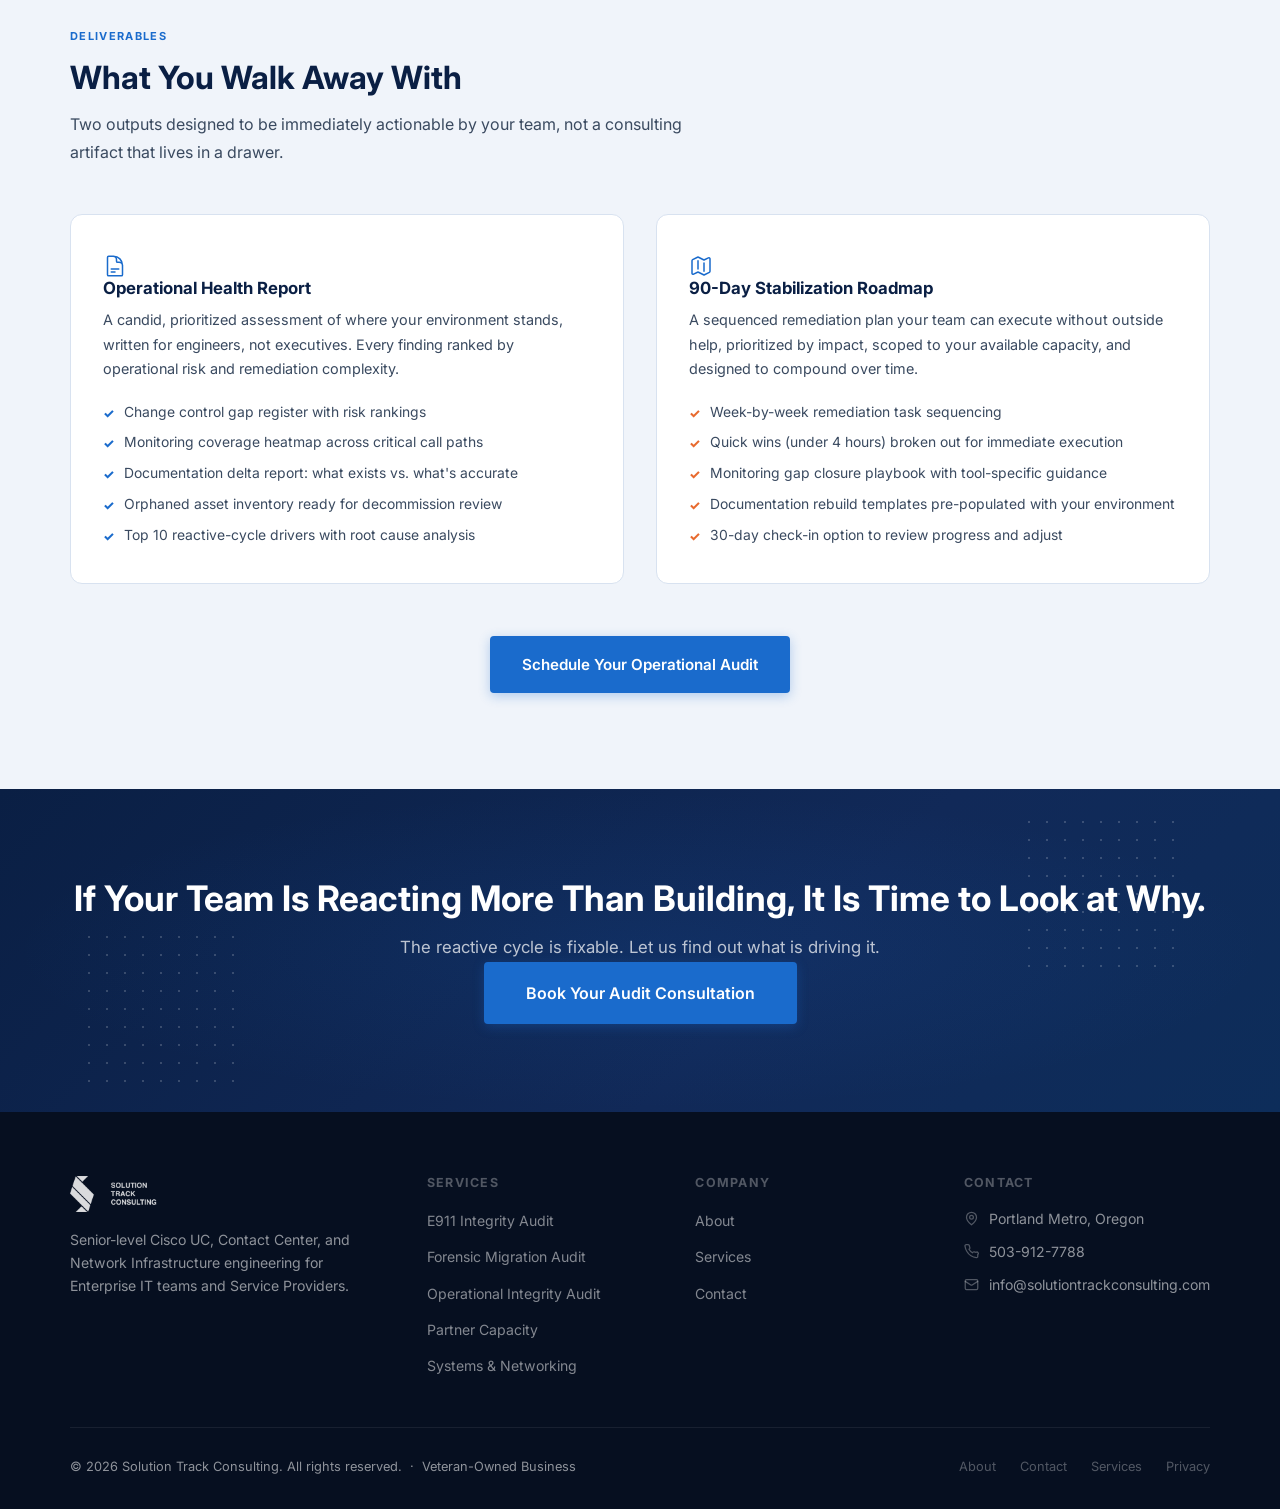
<file: operational-audit.html>
<!DOCTYPE html>
<html lang="en">
<head>
  <meta charset="UTF-8" />
  <meta name="viewport" content="width=device-width, initial-scale=1.0" />
  <title>Cisco UC Operational Health Audit | Solution Track Consulting</title>
  <meta name="description" content="Stop reacting to UC outages. Senior-led audits that identify configuration drift, undocumented changes, and monitoring gaps in mature Cisco UC environments.">
  <link rel="canonical" href="https://www.solutiontrackconsulting.com/operational-audit.html">
  <meta property="og:type" content="website">
  <meta property="og:site_name" content="Solution Track Consulting">
  <meta property="og:title" content="Cisco UC Operational Health Audit | Solution Track Consulting">
  <meta property="og:description" content="Stop reacting to UC outages. Senior-led audits that identify configuration drift, undocumented changes, and monitoring gaps in mature Cisco UC environments.">
  <meta property="og:url" content="https://www.solutiontrackconsulting.com/operational-audit.html">
  <meta property="og:image" content="https://www.solutiontrackconsulting.com/img/stc-social-card.jpg">
  <meta property="og:image:width" content="1200">
  <meta property="og:image:height" content="630">
  <meta name="twitter:card" content="summary_large_image">
  <meta name="twitter:title" content="Cisco UC Operational Health Audit | Solution Track Consulting">
  <meta name="twitter:description" content="Stop reacting to UC outages. Senior-led audits that identify configuration drift, undocumented changes, and monitoring gaps in mature Cisco UC environments.">
  <meta name="twitter:image" content="https://www.solutiontrackconsulting.com/img/stc-social-card.jpg">
<script async src="https://www.googletagmanager.com/gtag/js?id=G-0S3B57YQPV"></script>
  <script>
    window.dataLayer = window.dataLayer || [];
    function gtag(){dataLayer.push(arguments);}
    gtag('js', new Date());
    gtag('config', 'G-0S3B57YQPV');
  </script>
<script type="application/ld+json">
{
  "@context": "https://schema.org",
  "@type": "Service",
  "name": "UC Operational Audit",
  "serviceType": "UC operational health audit",
  "description": "Stop reacting to UC outages. Senior-led audits that identify configuration drift, undocumented changes, and monitoring gaps in mature Cisco UC environments.",
  "url": "https://www.solutiontrackconsulting.com/operational-audit.html",
  "areaServed": "US",
  "provider": {
    "@type": "ProfessionalService",
    "@id": "https://www.solutiontrackconsulting.com/#organization",
    "name": "Solution Track Consulting"
  }
}
  </script>
  <link rel="preconnect" href="https://fonts.googleapis.com" />
  <link rel="icon" type="image/x-icon" href="favicon.ico">
  <link rel="icon" type="image/png" sizes="32x32" href="favicon-32x32.png">
  <link rel="icon" type="image/png" sizes="16x16" href="favicon-16x16.png">
  <link rel="apple-touch-icon" sizes="180x180" href="apple-touch-icon.png">
  <link rel="preconnect" href="https://fonts.gstatic.com" crossorigin />
  <link href="https://fonts.googleapis.com/css2?family=Inter:wght@400;500;600;700;800&display=swap" rel="stylesheet" />
  <style>
    *, *::before, *::after { box-sizing: border-box; margin: 0; padding: 0; }
    :root {
      --navy: #0a1f44; --navy-mid: #112958; --navy-light: #1e3a6e;
      --blue: #1a6bcc; --blue-hover: #145db3;
      --orange: #e86a2e; --orange-hover: #d05a20;
      --bg-alt: #f0f4fa; --bg-white: #ffffff;
      --text-dark: #0d1b2e; --text-mid: #3a4a60; --text-light: #6b7a96;
      --border: #d8e2f0; --radius: 6px; --radius-lg: 12px;
      --shadow-sm: 0 2px 8px rgba(10,31,68,.08);
      --shadow-md: 0 6px 24px rgba(10,31,68,.13);
      --font: 'Inter', system-ui, -apple-system, sans-serif;
      --max-w: 1140px; --section-pad: 96px 24px;
    }
    html { scroll-behavior: smooth; }
    body { font-family: var(--font); font-size: 16px; line-height: 1.65; color: var(--text-dark); background: var(--bg-white); -webkit-font-smoothing: antialiased; }
    img { display: block; max-width: 100%; }
    a { color: inherit; text-decoration: none; }
    .container { width: 100%; max-width: var(--max-w); margin: 0 auto; padding: 0 24px; }
    .eyebrow { display: inline-block; font-size: 11px; font-weight: 700; letter-spacing: .12em; text-transform: uppercase; color: var(--blue); margin-bottom: 14px; }
    h1, h2, h3, h4 { line-height: 1.2; font-weight: 700; }
    .section-title { font-size: clamp(1.65rem, 3vw, 2.2rem); color: var(--navy); margin-bottom: 16px; }
    .section-subtitle { font-size: 1.05rem; color: var(--text-mid); max-width: 640px; }
    .section-header { text-align: center; margin-bottom: 56px; }
    .section-header .section-subtitle { margin: 0 auto; }
    .section-divider { height: 3px; background: linear-gradient(90deg, transparent, var(--blue) 30%, var(--orange) 70%, transparent); opacity: .2; }

    /* Buttons */
    .btn { display: inline-flex; align-items: center; gap: 8px; padding: 14px 30px; border-radius: 4px; font-family: var(--font); font-size: .95rem; font-weight: 600; cursor: pointer; border: 2px solid transparent; transition: background .2s, color .2s, border-color .2s, box-shadow .2s, transform .15s; white-space: nowrap; }
    .btn:hover { transform: translateY(-2px); }
    .btn:active { transform: translateY(0); }
    .btn-primary { background: var(--blue); color: #fff; border-color: var(--blue); box-shadow: 0 3px 12px rgba(26,107,204,.30); }
    .btn-primary:hover { background: var(--orange); border-color: var(--orange); box-shadow: 0 6px 20px rgba(232,106,46,.40); }
    .btn-ghost { background: rgba(255,255,255,.12); color: #fff; border-color: rgba(255,255,255,.4); }
    .btn-ghost:hover { background: rgba(255,255,255,.22); border-color: rgba(255,255,255,.7); }
    .btn-sm { padding: 10px 20px; font-size: .87rem; }

    /* NAV */
    .site-nav { position: fixed; top: 0; left: 0; right: 0; z-index: 1000; background: rgba(10,31,68,.97); backdrop-filter: blur(12px); border-bottom: 1px solid rgba(255,255,255,.07); height: 68px; display: flex; align-items: center; transition: box-shadow .3s; }
    .nav-inner { display: flex; align-items: center; justify-content: space-between; width: 100%; max-width: var(--max-w); margin: 0 auto; padding: 0 24px; }
    .nav-logo img { height: 40px; width: auto; }
    .nav-links { display: flex; align-items: center; gap: 4px; list-style: none; }
    .nav-links a { padding: 8px 14px; border-radius: 6px; font-size: .9rem; font-weight: 500; color: rgba(255,255,255,.82); transition: color .2s, background .2s; }
    .nav-links a:hover { color: #fff; background: rgba(255,255,255,.08); }
    .nav-links a.active { color: #fff; background: rgba(255,255,255,.1); position: relative; }
    .nav-links a.active::after { content: ''; position: absolute; bottom: -1px; left: 14px; right: 14px; height: 2px; background: var(--orange); border-radius: 2px; }
    .nav-cta { margin-left: 8px; }
    .nav-cta .btn { padding: 9px 20px; font-size: .87rem; }
    .nav-toggle { display: none; flex-direction: column; gap: 5px; cursor: pointer; padding: 6px; background: none; border: none; }
    .nav-toggle span { display: block; width: 24px; height: 2px; background: #fff; border-radius: 2px; transition: transform .25s, opacity .25s; }
    .nav-toggle.open span:nth-child(1) { transform: translateY(7px) rotate(45deg); }
    .nav-toggle.open span:nth-child(2) { opacity: 0; }
    .nav-toggle.open span:nth-child(3) { transform: translateY(-7px) rotate(-45deg); }
    .nav-mobile { display: none; flex-direction: column; background: rgba(10,31,68,.99); position: fixed; top: 68px; left: 0; right: 0; z-index: 999; padding: 16px 24px 28px; border-bottom: 1px solid rgba(255,255,255,.08); box-shadow: 0 12px 32px rgba(0,0,0,.4); }
    .nav-mobile.open { display: flex; }
    .nav-mobile a { padding: 14px 0; color: rgba(255,255,255,.82); font-size: 1rem; font-weight: 500; border-bottom: 1px solid rgba(255,255,255,.07); transition: color .15s; }
    .nav-mobile a:last-of-type { border-bottom: none; }
    .nav-mobile a:hover, .nav-mobile a.active { color: #fff; }
    .nav-mobile .btn { margin-top: 16px; justify-content: center; width: 100%; }

    /* Breadcrumb */
    .breadcrumb-bar { background: var(--navy); border-bottom: 1px solid rgba(255,255,255,.07); padding: 12px 0; margin-top: 68px; }
    .breadcrumb { display: flex; align-items: center; gap: 8px; font-size: .82rem; color: rgba(255,255,255,.45); max-width: var(--max-w); margin: 0 auto; padding: 0 24px; }
    .breadcrumb a { color: rgba(255,255,255,.55); transition: color .15s; }
    .breadcrumb a:hover { color: rgba(255,255,255,.9); }
    .breadcrumb-sep { font-size: .7rem; opacity: .4; }
    .breadcrumb-current { color: rgba(255,255,255,.8); font-weight: 500; }

    /* Page hero */
    .page-hero { background: linear-gradient(135deg, #0a1f44 0%, #112958 60%, #0d2d5a 100%); padding: 72px 24px 64px; position: relative; overflow: hidden; }
    .page-hero::before { content: ''; position: absolute; inset: 0; background: radial-gradient(ellipse 60% 80% at 70% 50%, rgba(26,107,204,.15) 0%, transparent 70%), radial-gradient(ellipse 40% 60% at 20% 60%, rgba(232,106,46,.06) 0%, transparent 60%); pointer-events: none; }
    .page-hero-dots { position: absolute; width: 160px; height: 160px; background-image: radial-gradient(circle, rgba(255,255,255,.15) 1.5px, transparent 1.5px); background-size: 18px 18px; pointer-events: none; }
    .page-hero-dots-1 { top: 20px; right: 80px; }
    .page-hero-dots-2 { bottom: 20px; left: 60px; }
    .page-hero-inner { position: relative; z-index: 1; max-width: var(--max-w); margin: 0 auto; max-width: 800px; }
    .page-hero-eyebrow { display: inline-flex; align-items: center; gap: 8px; background: rgba(26,107,204,.2); border: 1px solid rgba(26,107,204,.35); border-radius: 40px; padding: 5px 16px 5px 10px; font-size: .8rem; font-weight: 600; color: rgba(255,255,255,.85); margin-bottom: 22px; }
    .page-hero-dot { width: 7px; height: 7px; background: var(--orange); border-radius: 50%; flex-shrink: 0; }
    .page-hero h1 { font-size: clamp(1.9rem, 4vw, 2.8rem); font-weight: 800; color: #fff; margin-bottom: 16px; line-height: 1.15; }
    .page-hero-sub { font-size: 1.08rem; color: rgba(255,255,255,.72); line-height: 1.72; max-width: 660px; margin-bottom: 32px; }
    .page-hero-actions { display: flex; gap: 14px; flex-wrap: wrap; }

    /* ── Callout strip ── */
    .callout-strip { background: var(--bg-alt); border-top: 3px solid var(--orange); border-bottom: 1px solid var(--border); padding: 36px 24px; }
    .callout-strip-inner { max-width: var(--max-w); margin: 0 auto; display: flex; align-items: center; gap: 24px; }
    .callout-strip-icon { font-size: 2rem; flex-shrink: 0; line-height: 1; }
    .callout-strip p { font-size: 1.02rem; color: var(--navy); font-weight: 600; line-height: 1.6; }
    .callout-strip p span { color: var(--blue); }

    /* ── Audit cards ── */
    .audit-section { background: var(--bg-white); padding: var(--section-pad); position: relative; overflow: hidden; }
    .audit-cards { display: grid; grid-template-columns: repeat(3, 1fr); gap: 24px; max-width: var(--max-w); margin: 0 auto; }
    .audit-card { background: var(--bg-white); border: 1px solid var(--border); border-radius: var(--radius-lg); padding: 36px 28px; transition: box-shadow .25s, transform .2s, border-color .2s; position: relative; overflow: hidden; }
    .audit-card::before { content: ''; position: absolute; top: 0; left: 0; right: 0; height: 3px; background: var(--blue); }
    .audit-card:nth-child(2)::before { background: var(--orange); }
    .audit-card:nth-child(3)::before { background: var(--navy); }
    .audit-card:hover { box-shadow: var(--shadow-md); transform: translateY(-3px); border-color: rgba(26,107,204,.2); }
    .audit-emoji { font-size: 2.4rem; display: block; margin-bottom: 16px; line-height: 1; }
    .audit-card h3 { font-size: 1.05rem; font-weight: 700; color: var(--navy); margin-bottom: 10px; }
    .audit-card p { font-size: .9rem; color: var(--text-mid); line-height: 1.7; }
    .audit-bullets { list-style: none; margin-top: 14px; display: flex; flex-direction: column; gap: 7px; }
    .audit-bullets li { font-size: .85rem; color: var(--text-mid); display: flex; align-items: flex-start; gap: 8px; line-height: 1.55; }
    .audit-bullets li::before { content: '→'; color: var(--blue); font-weight: 700; flex-shrink: 0; font-size: .82rem; margin-top: 1px; }

    /* ── Deliverables ── */
    .deliverables-section { background: var(--bg-alt); padding: var(--section-pad); }
    .deliverables-inner { max-width: var(--max-w); margin: 0 auto; }
    .deliverables-intro { margin-bottom: 48px; }
    .deliverables-intro h2 { font-size: clamp(1.5rem, 2.8vw, 2rem); color: var(--navy); margin-bottom: 14px; }
    .deliverables-intro p { font-size: 1rem; color: var(--text-mid); line-height: 1.72; max-width: 660px; }
    .feature-callouts { display: grid; grid-template-columns: 1fr 1fr; gap: 32px; }
    .feature-callout { background: var(--bg-white); border-radius: var(--radius-lg); border: 1px solid var(--border); padding: 36px 32px; }
    .feature-callout-icon { width: 48px; height: 48px; border-radius: 10px; display: flex; align-items: center; justify-content: center; font-size: 1.5rem; margin-bottom: 20px; background: rgba(26,107,204,.08); }
    .feature-callout:nth-child(2) .feature-callout-icon { background: rgba(232,106,46,.08); }
    .feature-callout h3 { font-size: 1.05rem; font-weight: 700; color: var(--navy); margin-bottom: 10px; }
    .feature-callout p { font-size: .9rem; color: var(--text-mid); line-height: 1.7; margin-bottom: 20px; }
    .feature-list { list-style: none; display: flex; flex-direction: column; gap: 9px; }
    .feature-list li { font-size: .87rem; color: var(--text-mid); display: flex; align-items: flex-start; gap: 10px; line-height: 1.55; }
    .feature-list li::before { content: '✓'; color: var(--blue); font-weight: 800; flex-shrink: 0; font-size: .8rem; margin-top: 2px; }
    .feature-callout:nth-child(2) .feature-list li::before { color: var(--orange); }
    .deliverables-cta { text-align: center; margin-top: 52px; }

    /* CTA Band */
    .cta-band { background: linear-gradient(135deg, var(--navy) 0%, var(--navy-mid) 60%, #0d2d5a 100%); padding: 88px 24px; text-align: center; position: relative; overflow: hidden; }
    .cta-band::before { content: ''; position: absolute; inset: 0; background: radial-gradient(ellipse 70% 70% at 50% 50%, rgba(26,107,204,.12) 0%, transparent 70%); }
    .cta-band-dots { position: absolute; width: 160px; height: 160px; background-image: radial-gradient(circle, rgba(255,255,255,.18) 1.5px, transparent 1.5px); background-size: 18px 18px; pointer-events: none; }
    .cta-band-dots-1 { top: 24px; right: 100px; }
    .cta-band-dots-2 { bottom: 24px; left: 80px; }
    .cta-band h2 { color: #fff; font-size: clamp(1.6rem, 3vw, 2.2rem); margin-bottom: 14px; position: relative; }
    .cta-band p { color: rgba(255,255,255,.72); font-size: 1.05rem; margin-bottom: 36px; max-width: 540px; margin-left: auto; margin-right: auto; position: relative; line-height: 1.7; }
    .cta-band .btn { font-size: 1rem; padding: 16px 40px; position: relative; }

    /* Footer */
    .site-footer { background: #060f20; padding: 64px 24px 32px; color: rgba(255,255,255,.55); }
    .footer-inner { max-width: var(--max-w); margin: 0 auto; }
    .footer-top { display: grid; grid-template-columns: 1.4fr 1fr 1fr 1fr; gap: 48px; padding-bottom: 48px; border-bottom: 1px solid rgba(255,255,255,.07); }
    .footer-brand img { height: 36px; width: auto; filter: brightness(0) invert(1); opacity: .85; margin-bottom: 16px; }
    .footer-brand p { font-size: .88rem; line-height: 1.65; margin-bottom: 20px; }
    .footer-badge img { width: 80px; height: auto; }
    .footer-col h4 { font-size: .78rem; font-weight: 700; letter-spacing: .1em; text-transform: uppercase; color: rgba(255,255,255,.3); margin-bottom: 16px; }
    .footer-col ul { list-style: none; display: flex; flex-direction: column; gap: 10px; }
    .footer-col ul li a { font-size: .88rem; color: rgba(255,255,255,.5); transition: color .15s; }
    .footer-col ul li a:hover { color: rgba(255,255,255,.9); }
    .footer-contact p { display: flex; align-items: center; gap: 10px; font-size: .88rem; margin-bottom: 10px; }
    .footer-contact svg { width: 15px; height: 15px; flex-shrink: 0; color: rgba(255,255,255,.3); }
    .footer-contact a { transition: color .15s; }
    .footer-contact a:hover { color: rgba(255,255,255,.9); }
    .footer-bottom { padding-top: 28px; display: flex; align-items: center; justify-content: space-between; flex-wrap: wrap; gap: 12px; }
    .footer-bottom p { font-size: .8rem; }
    .footer-bottom-links { display: flex; gap: 24px; }
    .footer-bottom-links a { font-size: .8rem; color: rgba(255,255,255,.3); transition: color .15s; }
    .footer-bottom-links a:hover { color: rgba(255,255,255,.7); }

    /* Scroll fade-in */
    .fade-up { opacity: 0; transform: translateY(20px); transition: opacity .5s ease, transform .5s ease; }
    .fade-up.visible { opacity: 1; transform: none; }

    /* Responsive */
    @media (max-width: 900px) {
      .audit-cards      { grid-template-columns: 1fr; }
      .feature-callouts { grid-template-columns: 1fr; }
      .callout-strip-inner { flex-direction: column; align-items: flex-start; gap: 12px; }
      .footer-top       { grid-template-columns: 1fr 1fr; }
    }
    @media (max-width: 680px) {
      :root { --section-pad: 72px 20px; }
      .nav-links, .nav-cta { display: none; }
      .nav-toggle { display: flex; }
      .page-hero { padding: 48px 20px 52px; }
      .footer-top { grid-template-columns: 1fr; gap: 32px; }
    }

    /* ─── Page Transition ───────────────────────────────────────────────── */
    body { animation: pageFadeIn 0.4s ease; }
    @keyframes pageFadeIn {
      from { opacity: 0; }
      to   { opacity: 1; }
    }
    body.fade-out {
      opacity: 0;
      transition: opacity 0.25s ease;
    }
    @media (prefers-reduced-motion: reduce) {
      html { scroll-behavior: auto; }
      body { animation: none; }
      body.fade-out { opacity: 1; transition: none; }
      .reveal, .fade-up { opacity: 1; transform: none; transition: none; }
    }
    .icon {
      display: inline-block;
      vertical-align: middle;
      width: 24px;
      height: 24px;
      stroke: #1a6bcc;
      stroke-width: 1.5;
      fill: none;
      flex-shrink: 0;
    }
    .icon-white { stroke: #ffffff; }
    .icon-orange { stroke: #e86a2e; }
  </style>
  <noscript><style>.reveal, .fade-up { opacity: 1; transform: none; }</style></noscript>
</head>
<body>

<!-- NAV -->
<nav class="site-nav" id="siteNav" role="navigation" aria-label="Main navigation">
  <div class="nav-inner">
    <a href="index.html" class="nav-logo" aria-label="Solution Track Consulting home">
      <img src="img/STC-logo-blue2-1.png" alt="Solution Track Consulting" />
    </a>
    <ul class="nav-links" role="list">
      <li><a href="index.html">Home</a></li>
      <li><a href="services.html" class="active">Services</a></li>
      <li><a href="about.html">About</a></li>
      <li><a href="contact.html">Contact</a></li>
    </ul>
    <div class="nav-cta">
      <a href="https://outlook.office.com/book/SolutionTrackConsulting1@NETORGFT8412481.onmicrosoft.com/s/bZnD75cqX0WYLCDX9ZqSZA2" class="btn btn-primary btn-sm" target="_blank" rel="noopener">Talk to Stephen</a>
    </div>
    <button class="nav-toggle" id="navToggle" aria-expanded="false" aria-controls="navMobile" aria-label="Open navigation menu">
      <span></span><span></span><span></span>
    </button>
  </div>
</nav>
<nav class="nav-mobile" id="navMobile" aria-label="Mobile navigation">
  <a href="index.html">Home</a>
  <a href="services.html" class="active">Services</a>
  <a href="about.html">About</a>
  <a href="https://outlook.office.com/book/SolutionTrackConsulting1@NETORGFT8412481.onmicrosoft.com/s/bZnD75cqX0WYLCDX9ZqSZA2" target="_blank" rel="noopener">Contact</a>
  <a href="https://outlook.office.com/book/SolutionTrackConsulting1@NETORGFT8412481.onmicrosoft.com/s/bZnD75cqX0WYLCDX9ZqSZA2" target="_blank" rel="noopener" class="btn btn-primary">Talk to Stephen</a>
</nav>

<!-- BREADCRUMB -->
<div class="breadcrumb-bar">
  <div class="breadcrumb">
    <a href="index.html">Home</a>
    <span class="breadcrumb-sep">›</span>
    <a href="services.html">Services</a>
    <span class="breadcrumb-sep">›</span>
    <span class="breadcrumb-current">Operational Health Audit</span>
  </div>
</div>

<!-- PAGE HERO -->
<section class="page-hero" aria-labelledby="heroHeading">
  <div class="page-hero-dots page-hero-dots-1" aria-hidden="true"></div>
  <div class="page-hero-dots page-hero-dots-2" aria-hidden="true"></div>
  <div class="page-hero-inner">
    <div class="page-hero-eyebrow">
      <span class="page-hero-dot" aria-hidden="true"></span>
      Strategic Audit - Operational Health
    </div>
    <h1 id="heroHeading">Stop Firefighting.<br>Start Running a System.</h1>
    <p class="page-hero-sub">When your UC team is spending more time reacting than building, the problem is usually architecture. The Operational Health Audit identifies what is driving your reactive cycles and builds a path out of them.</p>
    <div class="page-hero-actions">
      <a href="https://outlook.office.com/book/SolutionTrackConsulting1@NETORGFT8412481.onmicrosoft.com/s/bZnD75cqX0WYLCDX9ZqSZA2" target="_blank" rel="noopener" class="btn btn-primary">Schedule Your Operational Audit</a>
      <a href="services.html" class="btn btn-ghost">View All Services</a>
    </div>
  </div>
</section>

<!-- CALLOUT STRIP -->
<div class="callout-strip" role="note">
  <div class="callout-strip-inner">
    <svg xmlns="http://www.w3.org/2000/svg" viewBox="0 0 24 24" fill="none" stroke="currentColor" stroke-width="1.5" stroke-linecap="round" stroke-linejoin="round" class="icon" aria-hidden="true"><path stroke-linecap="round" stroke-linejoin="round" d="M12 9v3.75m-9.303 3.376c-.866 1.5.217 3.374 1.948 3.374h14.71c1.73 0 2.813-1.874 1.948-3.374L13.949 3.378c-.866-1.5-3.032-1.5-3.898 0L2.697 16.126ZM12 15.75h.007v.008H12v-.008Z" /></svg>
    <p>Most UC operational problems are not talent problems. They are documentation debt, undocumented change history, and monitoring blind spots that compound over time until every outage feels like a surprise.</p>
  </div>
</div>

<!-- WHAT I ASSESS -->
<section class="audit-section" aria-labelledby="auditHeading">
  <div class="section-header fade-up">
    <span class="eyebrow">Scope of Work</span>
    <h2 class="section-title" id="auditHeading">What I Assess</h2>
    <p class="section-subtitle">Three areas where configuration drift and technical debt accumulate fastest in mature UC environments.</p>
  </div>
  <div class="audit-cards">
    <div class="audit-card fade-up">
      <svg xmlns="http://www.w3.org/2000/svg" viewBox="0 0 24 24" fill="none" stroke="currentColor" stroke-width="1.5" stroke-linecap="round" stroke-linejoin="round" class="icon" aria-hidden="true"><path stroke-linecap="round" stroke-linejoin="round" d="m21 21-5.197-5.197m0 0A7.5 7.5 0 1 0 5.196 5.196a7.5 7.5 0 0 0 10.607 10.607Z" /></svg>
      <h3>Change Control Archaeology</h3>
      <p>I trace every undocumented change in your environment, identify what broke and when, and establish a baseline your team can manage from going forward.</p>
      <ul class="audit-bullets">
        <li>Configuration drift mapping across CUCM nodes</li>
        <li>Change history reconstruction</li>
        <li>Orphaned device and route pattern inventory</li>
        <li>Unknown dependency identification</li>
      </ul>
    </div>
    <div class="audit-card fade-up">
      <svg xmlns="http://www.w3.org/2000/svg" viewBox="0 0 24 24" fill="none" stroke="currentColor" stroke-width="1.5" stroke-linecap="round" stroke-linejoin="round" class="icon" aria-hidden="true"><path stroke-linecap="round" stroke-linejoin="round" d="M3 13.125C3 12.504 3.504 12 4.125 12h2.25c.621 0 1.125.504 1.125 1.125v6.75C7.5 20.496 6.996 21 6.375 21h-2.25A1.125 1.125 0 0 1 3 19.875v-6.75ZM9.75 8.625c0-.621.504-1.125 1.125-1.125h2.25c.621 0 1.125.504 1.125 1.125v11.25c0 .621-.504 1.125-1.125 1.125h-2.25a1.125 1.125 0 0 1-1.125-1.125V8.625ZM16.5 4.125c0-.621.504-1.125 1.125-1.125h2.25C20.496 3 21 3.504 21 4.125v15.75c0 .621-.504 1.125-1.125 1.125h-2.25a1.125 1.125 0 0 1-1.125-1.125V4.125Z" /></svg>
      <h3>Monitoring and Alerting Gaps</h3>
      <p>I assess what your environment is and is not telling you, and identify the blind spots that turn small problems into outages.</p>
      <ul class="audit-bullets">
        <li>Alarm and alert coverage audit</li>
        <li>Syslog and CDR gap analysis</li>
        <li>Database replication health check</li>
        <li>Resource utilization baseline</li>
      </ul>
    </div>
    <div class="audit-card fade-up">
      <svg xmlns="http://www.w3.org/2000/svg" viewBox="0 0 24 24" fill="none" stroke="currentColor" stroke-width="1.5" stroke-linecap="round" stroke-linejoin="round" class="icon" aria-hidden="true"><path stroke-linecap="round" stroke-linejoin="round" d="M19.5 14.25v-2.625a3.375 3.375 0 0 0-3.375-3.375h-1.5A1.125 1.125 0 0 1 13.5 7.125v-1.5a3.375 3.375 0 0 0-3.375-3.375H8.25m0 12.75h7.5m-7.5 3H12M10.5 2.25H5.625c-.621 0-1.125.504-1.125 1.125v17.25c0 .621.504 1.125 1.125 1.125h12.75c.621 0 1.125-.504 1.125-1.125V11.25a9 9 0 0 0-9-9Z" /></svg>
      <h3>Documentation and Runbook Integrity</h3>
      <p>I assess whether your team has what they need to operate and troubleshoot the environment without relying on institutional knowledge that walks out the door.</p>
      <ul class="audit-bullets">
        <li>Runbook completeness review</li>
        <li>Diagram currency check</li>
        <li>Escalation path documentation</li>
        <li>Knowledge transfer gap assessment</li>
      </ul>
    </div>
  </div>
</section>

<div class="section-divider" aria-hidden="true"></div>

<!-- DELIVERABLES -->
<section class="deliverables-section" aria-labelledby="deliverableHeading">
  <div class="deliverables-inner">
    <div class="deliverables-intro fade-up">
      <span class="eyebrow">Deliverables</span>
      <h2 id="deliverableHeading">What You Walk Away With</h2>
      <p>Two outputs designed to be immediately actionable by your team, not a consulting artifact that lives in a drawer.</p>
    </div>
    <div class="feature-callouts">
      <div class="feature-callout fade-up">
        <svg xmlns="http://www.w3.org/2000/svg" viewBox="0 0 24 24" fill="none" stroke="currentColor" stroke-width="1.5" stroke-linecap="round" stroke-linejoin="round" class="icon" aria-hidden="true"><path stroke-linecap="round" stroke-linejoin="round" d="M19.5 14.25v-2.625a3.375 3.375 0 0 0-3.375-3.375h-1.5A1.125 1.125 0 0 1 13.5 7.125v-1.5a3.375 3.375 0 0 0-3.375-3.375H8.25m0 12.75h7.5m-7.5 3H12M10.5 2.25H5.625c-.621 0-1.125.504-1.125 1.125v17.25c0 .621.504 1.125 1.125 1.125h12.75c.621 0 1.125-.504 1.125-1.125V11.25a9 9 0 0 0-9-9Z" /></svg>
        <h3>Operational Health Report</h3>
        <p>A candid, prioritized assessment of where your environment stands, written for engineers, not executives. Every finding ranked by operational risk and remediation complexity.</p>
        <ul class="feature-list">
          <li>Change control gap register with risk rankings</li>
          <li>Monitoring coverage heatmap across critical call paths</li>
          <li>Documentation delta report: what exists vs. what's accurate</li>
          <li>Orphaned asset inventory ready for decommission review</li>
          <li>Top 10 reactive-cycle drivers with root cause analysis</li>
        </ul>
      </div>
      <div class="feature-callout fade-up">
        <svg xmlns="http://www.w3.org/2000/svg" viewBox="0 0 24 24" fill="none" stroke="currentColor" stroke-width="1.5" stroke-linecap="round" stroke-linejoin="round" class="icon" aria-hidden="true"><path stroke-linecap="round" stroke-linejoin="round" d="M9 6.75V15m6-6v8.25m.503 3.498 4.875-2.437c.381-.19.622-.58.622-1.006V4.82c0-.836-.88-1.38-1.628-1.006l-3.869 1.934c-.317.159-.69.159-1.006 0L9.503 3.252a1.125 1.125 0 0 0-1.006 0L3.622 5.689C3.24 5.88 3 6.27 3 6.695V19.18c0 .836.88 1.38 1.628 1.006l3.869-1.934c.317-.159.69-.159 1.006 0l4.994 2.497c.317.158.69.158 1.006 0Z" /></svg>
        <h3>90-Day Stabilization Roadmap</h3>
        <p>A sequenced remediation plan your team can execute without outside help, prioritized by impact, scoped to your available capacity, and designed to compound over time.</p>
        <ul class="feature-list">
          <li>Week-by-week remediation task sequencing</li>
          <li>Quick wins (under 4 hours) broken out for immediate execution</li>
          <li>Monitoring gap closure playbook with tool-specific guidance</li>
          <li>Documentation rebuild templates pre-populated with your environment</li>
          <li>30-day check-in option to review progress and adjust</li>
        </ul>
      </div>
    </div>
    <div class="deliverables-cta fade-up">
      <a href="https://outlook.office.com/book/SolutionTrackConsulting1@NETORGFT8412481.onmicrosoft.com/s/bZnD75cqX0WYLCDX9ZqSZA2" target="_blank" rel="noopener" class="btn btn-primary">Schedule Your Operational Audit</a>
    </div>
  </div>
</section>

<!-- CTA BAND -->
<section class="cta-band" aria-labelledby="ctaHeading">
  <div class="cta-band-dots cta-band-dots-1" aria-hidden="true"></div>
  <div class="cta-band-dots cta-band-dots-2" aria-hidden="true"></div>
  <h2 id="ctaHeading">If Your Team Is Reacting More Than Building, It Is Time to Look at Why.</h2>
  <p style="max-width: 480px; margin: 0 auto;">The reactive cycle is fixable. Let us find out what is driving it.</p>
  <a href="https://outlook.office.com/book/SolutionTrackConsulting1@NETORGFT8412481.onmicrosoft.com/s/bZnD75cqX0WYLCDX9ZqSZA2" target="_blank" rel="noopener" class="btn btn-primary">Book Your Audit Consultation</a>
</section>

<footer class="site-footer" role="contentinfo">
  <div class="footer-inner">
    <div class="footer-top">
      <div class="footer-brand">
        <img src="img/STC-logo-blue2-1.png" alt="Solution Track Consulting" />
        <p>Senior-level Cisco UC, Contact Center, and Network Infrastructure engineering for Enterprise IT teams and Service Providers.</p>
      </div>
      <div class="footer-col">
        <h4>Services</h4>
        <ul>
          <li><a href="e911-integrity.html">E911 Integrity Audit</a></li>
          <li><a href="migration-audit.html">Forensic Migration Audit</a></li>
          <li><a href="operational-audit.html">Operational Integrity Audit</a></li>
          <li><a href="partner-support.html">Partner Capacity</a></li>
          <li><a href="services.html">Systems &amp; Networking</a></li>
        </ul>
      </div>
      <div class="footer-col">
        <h4>Company</h4>
        <ul>
          <li><a href="about.html">About</a></li>
          <li><a href="services.html">Services</a></li>
          <li><a href="contact.html">Contact</a></li>
        </ul>
      </div>
      <div class="footer-col footer-contact">
        <h4>Contact</h4>
        <p>
          <svg xmlns="http://www.w3.org/2000/svg" viewBox="0 0 24 24" fill="none" stroke="currentColor" stroke-width="2" stroke-linecap="round" stroke-linejoin="round"><path d="M20 10c0 6-8 12-8 12s-8-6-8-12a8 8 0 0 1 16 0Z"/><circle cx="12" cy="10" r="3"/></svg>
          Portland Metro, Oregon
        </p>
        <p>
          <svg xmlns="http://www.w3.org/2000/svg" viewBox="0 0 24 24" fill="none" stroke="currentColor" stroke-width="2" stroke-linecap="round" stroke-linejoin="round"><path d="M22 16.92v3a2 2 0 0 1-2.18 2 19.79 19.79 0 0 1-8.63-3.07A19.5 19.5 0 0 1 4.69 12 19.79 19.79 0 0 1 1.6 3.41 2 2 0 0 1 3.56 1h3a2 2 0 0 1 2 1.72c.127.96.361 1.903.7 2.81a2 2 0 0 1-.45 2.11L7.91 8.46a16 16 0 0 0 5.55 5.55l.92-.92a2 2 0 0 1 2.12-.45c.907.339 1.85.573 2.81.7A2 2 0 0 1 22 16.92z"/></svg>
          <a href="tel:5039127788">503-912-7788</a>
        </p>
        <p>
          <svg xmlns="http://www.w3.org/2000/svg" viewBox="0 0 24 24" fill="none" stroke="currentColor" stroke-width="2" stroke-linecap="round" stroke-linejoin="round"><rect width="20" height="16" x="2" y="4" rx="2"/><path d="m22 7-8.97 5.7a1.94 1.94 0 0 1-2.06 0L2 7"/></svg>
          <a href="mailto:info@solutiontrackconsulting.com">info@solutiontrackconsulting.com</a>
        </p>
      </div>
    </div>
    <div class="footer-bottom">
      <p>&copy; <span id="footerYear"></span> Solution Track Consulting. All rights reserved. &nbsp;&middot;&nbsp; Veteran-Owned Business</p>
      <div class="footer-bottom-links">
        <a href="about.html">About</a>
        <a href="https://outlook.office.com/book/SolutionTrackConsulting1@NETORGFT8412481.onmicrosoft.com/s/bZnD75cqX0WYLCDX9ZqSZA2" target="_blank" rel="noopener">Contact</a>
        <a href="services.html">Services</a>
        <a href="privacy-policy.html">Privacy</a>
      </div>
    </div>
  </div>
</footer>

<script>
  // Footer year
  document.getElementById('footerYear').textContent = new Date().getFullYear();

  // Nav scroll shadow
  const nav = document.getElementById('siteNav');
  window.addEventListener('scroll', () => {
    nav.style.boxShadow = window.scrollY > 12 ? '0 4px 24px rgba(0,0,0,.28)' : '';
  }, { passive: true });

  // Mobile nav
  const toggle = document.getElementById('navToggle');
  const mobileNav = document.getElementById('navMobile');
  function openNav() { mobileNav.classList.add('open'); toggle.classList.add('open'); toggle.setAttribute('aria-expanded', 'true'); document.body.style.overflow = 'hidden'; }
  function closeNav() { mobileNav.classList.remove('open'); toggle.classList.remove('open'); toggle.setAttribute('aria-expanded', 'false'); document.body.style.overflow = ''; }
  toggle.addEventListener('click', () => mobileNav.classList.contains('open') ? closeNav() : openNav());
  document.addEventListener('keydown', e => { if (e.key === 'Escape') closeNav(); });

  // Scroll fade-in
  const io = new IntersectionObserver(entries => {
    entries.forEach(e => { if (e.isIntersecting) { e.target.classList.add('visible'); io.unobserve(e.target); } });
  }, { threshold: 0.1 });
  document.querySelectorAll('.fade-up').forEach(el => io.observe(el));

  // Page fade transition
  document.querySelectorAll('a[href]').forEach(link => {
    const href = link.getAttribute('href');
    if (href && !href.startsWith('http') && !href.startsWith('mailto') && !href.startsWith('tel') && !href.startsWith('#')) {
      link.addEventListener('click', function(e) {
        // Leave new-tab / modified clicks and reduced-motion users to the browser
        if (e.defaultPrevented || e.button !== 0 || e.metaKey || e.ctrlKey || e.shiftKey || e.altKey) return;
        if (link.target === '_blank' || link.hasAttribute('download')) return;
        if (window.matchMedia('(prefers-reduced-motion: reduce)').matches) return;
        e.preventDefault();
        document.body.classList.add('fade-out');
        setTimeout(() => { window.location.href = href; }, 250);
      });
    }
  });

  // Restore the page if it is brought back from the back/forward cache mid-fade
  window.addEventListener('pageshow', function() { document.body.classList.remove('fade-out'); });
</script>
</body>
</html>
</file>
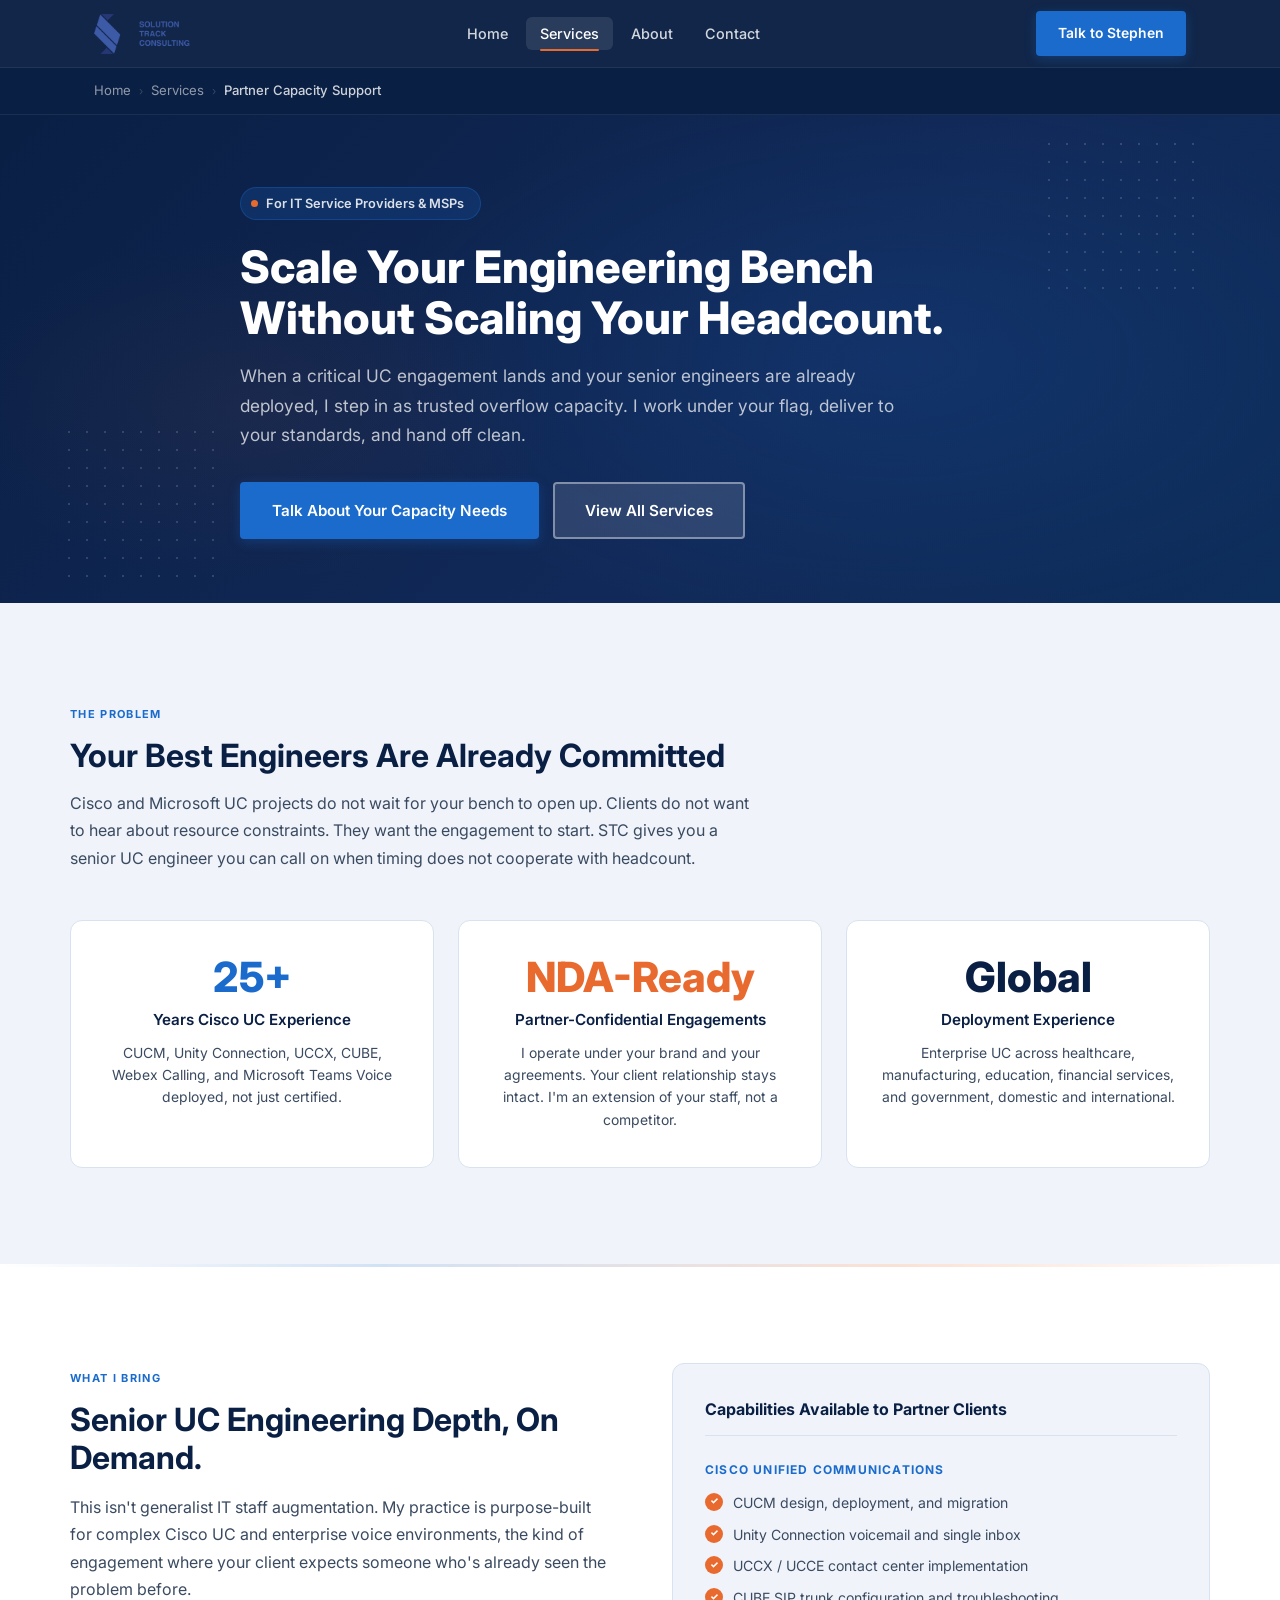
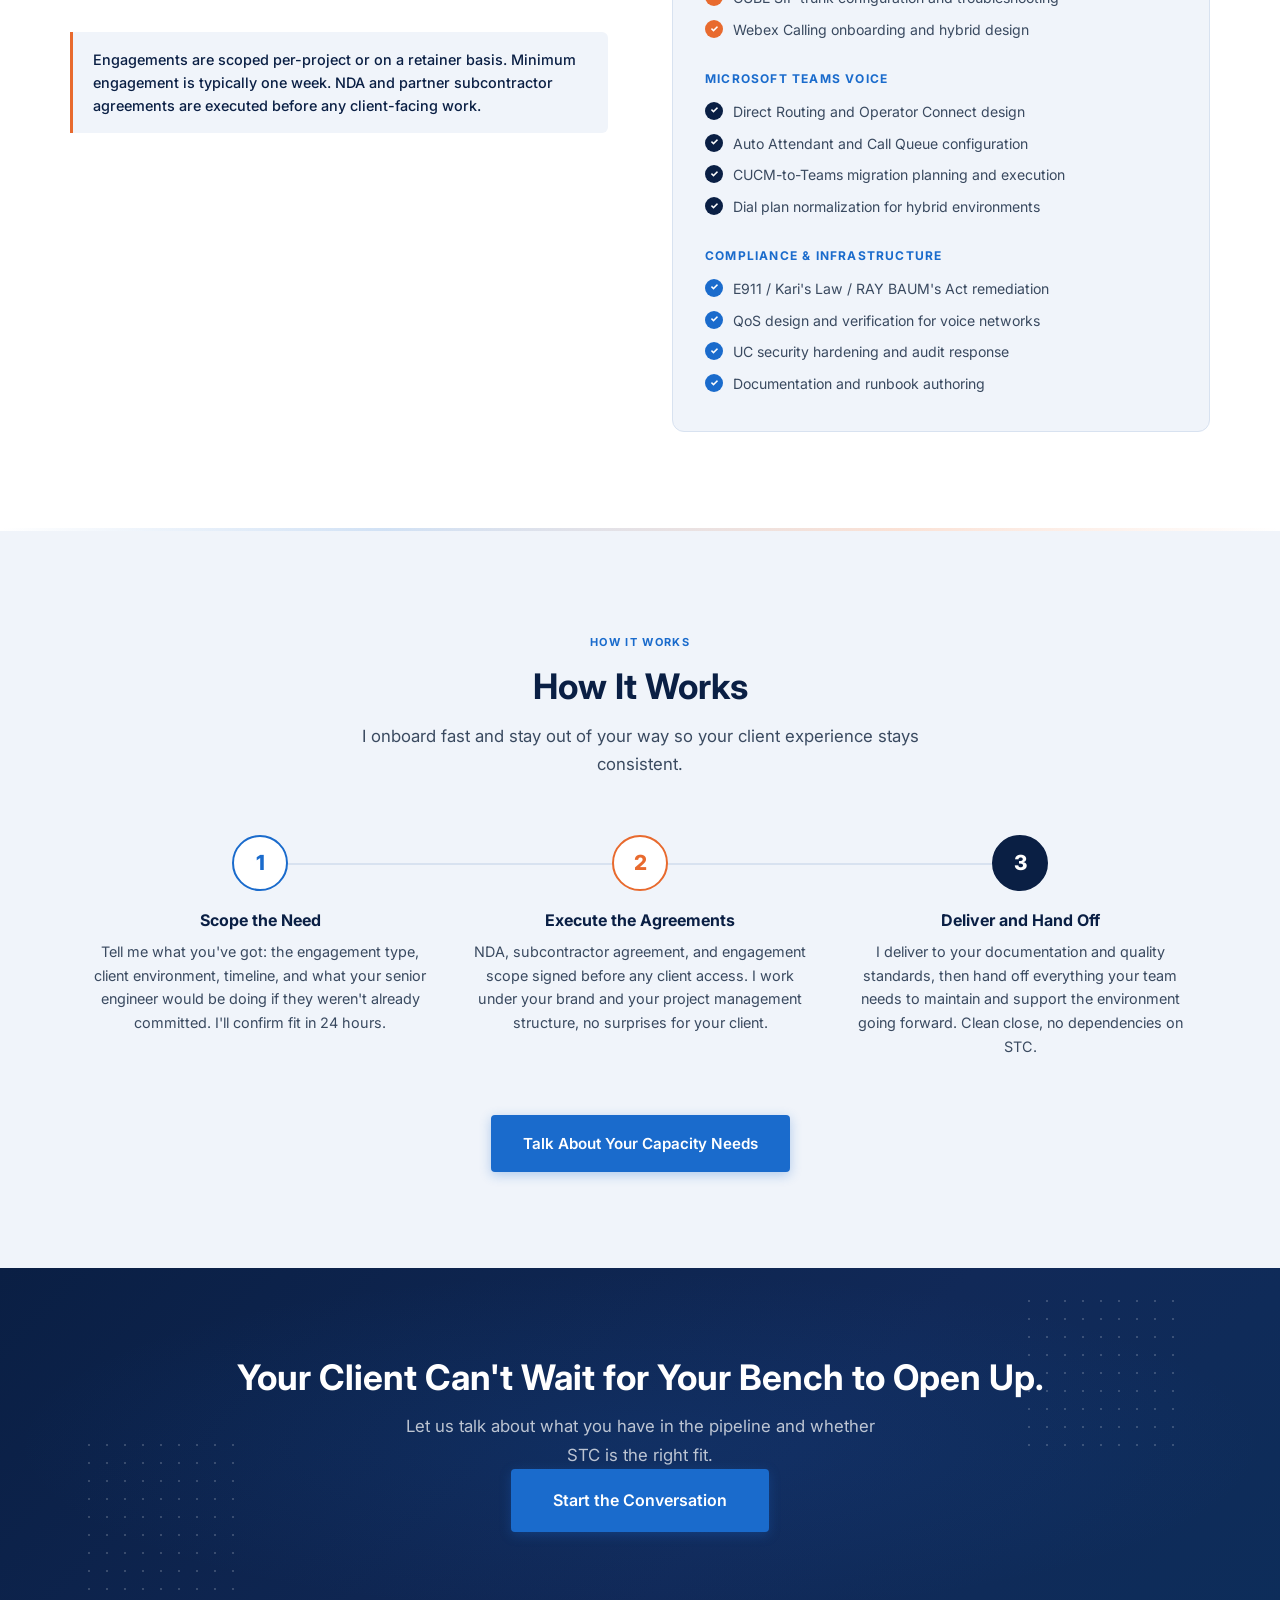
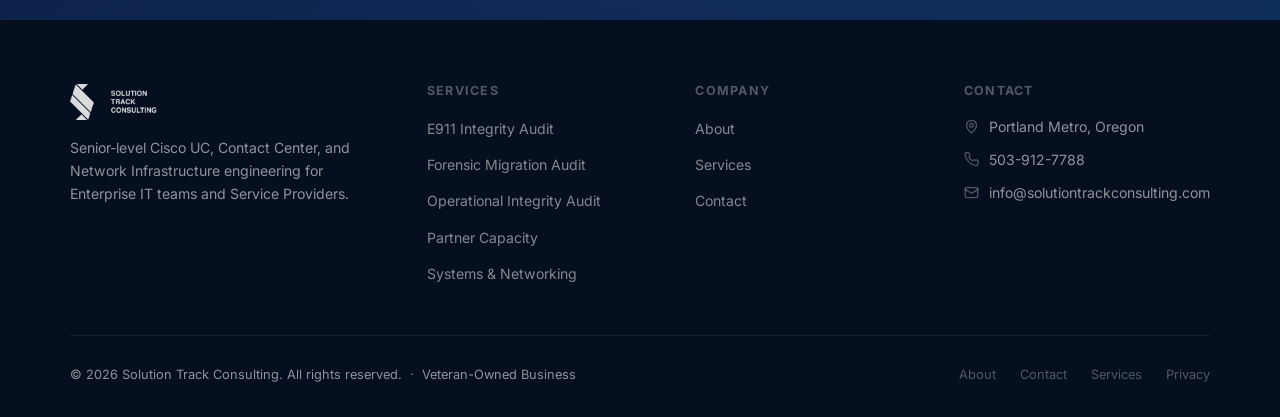
<file: partner-support.html>
<!DOCTYPE html>
<html lang="en">
<head>
  <meta charset="UTF-8" />
  <meta name="viewport" content="width=device-width, initial-scale=1.0" />
  <title>White-Label Cisco UC Engineering for MSPs | Solution Track Consulting</title>
  <meta name="description" content="Senior Cisco UC engineering capacity for IT service providers. NDA-ready, white-label, project-based. Expand your capabilities without adding headcount.">
  <link rel="canonical" href="https://www.solutiontrackconsulting.com/partner-support.html">
  <meta property="og:type" content="website">
  <meta property="og:site_name" content="Solution Track Consulting">
  <meta property="og:title" content="White-Label Cisco UC Engineering for MSPs | Solution Track Consulting">
  <meta property="og:description" content="Senior Cisco UC engineering capacity for IT service providers. NDA-ready, white-label, project-based. Expand your capabilities without adding headcount.">
  <meta property="og:url" content="https://www.solutiontrackconsulting.com/partner-support.html">
  <meta property="og:image" content="https://www.solutiontrackconsulting.com/img/stc-social-card.jpg">
  <meta property="og:image:width" content="1200">
  <meta property="og:image:height" content="630">
  <meta name="twitter:card" content="summary_large_image">
  <meta name="twitter:title" content="White-Label Cisco UC Engineering for MSPs | Solution Track Consulting">
  <meta name="twitter:description" content="Senior Cisco UC engineering capacity for IT service providers. NDA-ready, white-label, project-based. Expand your capabilities without adding headcount.">
  <meta name="twitter:image" content="https://www.solutiontrackconsulting.com/img/stc-social-card.jpg">
<script async src="https://www.googletagmanager.com/gtag/js?id=G-0S3B57YQPV"></script>
  <script>
    window.dataLayer = window.dataLayer || [];
    function gtag(){dataLayer.push(arguments);}
    gtag('js', new Date());
    gtag('config', 'G-0S3B57YQPV');
  </script>
<script type="application/ld+json">
{
  "@context": "https://schema.org",
  "@type": "Service",
  "name": "White-Label Cisco UC Engineering",
  "serviceType": "White-label UC engineering",
  "description": "Senior Cisco UC engineering capacity for IT service providers. NDA-ready, white-label, project-based. Expand your capabilities without adding headcount.",
  "url": "https://www.solutiontrackconsulting.com/partner-support.html",
  "areaServed": "US",
  "provider": {
    "@type": "ProfessionalService",
    "@id": "https://www.solutiontrackconsulting.com/#organization",
    "name": "Solution Track Consulting"
  }
}
  </script>
  <link rel="preconnect" href="https://fonts.googleapis.com" />
  <link rel="icon" type="image/x-icon" href="favicon.ico">
  <link rel="icon" type="image/png" sizes="32x32" href="favicon-32x32.png">
  <link rel="icon" type="image/png" sizes="16x16" href="favicon-16x16.png">
  <link rel="apple-touch-icon" sizes="180x180" href="apple-touch-icon.png">
  <link rel="preconnect" href="https://fonts.gstatic.com" crossorigin />
  <link href="https://fonts.googleapis.com/css2?family=Inter:wght@400;500;600;700;800&display=swap" rel="stylesheet" />
  <style>
    *, *::before, *::after { box-sizing: border-box; margin: 0; padding: 0; }
    :root {
      --navy: #0a1f44; --navy-mid: #112958; --navy-light: #1e3a6e;
      --blue: #1a6bcc; --blue-hover: #145db3;
      --orange: #e86a2e; --orange-hover: #d05a20;
      --bg-alt: #f0f4fa; --bg-white: #ffffff;
      --text-dark: #0d1b2e; --text-mid: #3a4a60; --text-light: #6b7a96;
      --border: #d8e2f0; --radius: 6px; --radius-lg: 12px;
      --shadow-sm: 0 2px 8px rgba(10,31,68,.08);
      --shadow-md: 0 6px 24px rgba(10,31,68,.13);
      --font: 'Inter', system-ui, -apple-system, sans-serif;
      --max-w: 1140px; --section-pad: 96px 24px;
    }
    html { scroll-behavior: smooth; }
    body { font-family: var(--font); font-size: 16px; line-height: 1.65; color: var(--text-dark); background: var(--bg-white); -webkit-font-smoothing: antialiased; }
    img { display: block; max-width: 100%; }
    a { color: inherit; text-decoration: none; }
    .container { width: 100%; max-width: var(--max-w); margin: 0 auto; padding: 0 24px; }
    .eyebrow { display: inline-block; font-size: 11px; font-weight: 700; letter-spacing: .12em; text-transform: uppercase; color: var(--blue); margin-bottom: 14px; }
    h1, h2, h3, h4 { line-height: 1.2; font-weight: 700; }
    .section-title { font-size: clamp(1.65rem, 3vw, 2.2rem); color: var(--navy); margin-bottom: 16px; }
    .section-subtitle { font-size: 1.05rem; color: var(--text-mid); max-width: 640px; }
    .section-header { text-align: center; margin-bottom: 56px; }
    .section-header .section-subtitle { margin: 0 auto; }
    .section-divider { height: 3px; background: linear-gradient(90deg, transparent, var(--blue) 30%, var(--orange) 70%, transparent); opacity: .2; }

    /* Buttons */
    .btn { display: inline-flex; align-items: center; gap: 8px; padding: 14px 30px; border-radius: 4px; font-family: var(--font); font-size: .95rem; font-weight: 600; cursor: pointer; border: 2px solid transparent; transition: background .2s, color .2s, border-color .2s, box-shadow .2s, transform .15s; white-space: nowrap; }
    .btn:hover { transform: translateY(-2px); }
    .btn:active { transform: translateY(0); }
    .btn-primary { background: var(--blue); color: #fff; border-color: var(--blue); box-shadow: 0 3px 12px rgba(26,107,204,.30); }
    .btn-primary:hover { background: var(--orange); border-color: var(--orange); box-shadow: 0 6px 20px rgba(232,106,46,.40); }
    .btn-ghost { background: rgba(255,255,255,.12); color: #fff; border-color: rgba(255,255,255,.4); }
    .btn-ghost:hover { background: rgba(255,255,255,.22); border-color: rgba(255,255,255,.7); }
    .btn-sm { padding: 10px 20px; font-size: .87rem; }

    /* NAV */
    .site-nav { position: fixed; top: 0; left: 0; right: 0; z-index: 1000; background: rgba(10,31,68,.97); backdrop-filter: blur(12px); border-bottom: 1px solid rgba(255,255,255,.07); height: 68px; display: flex; align-items: center; transition: box-shadow .3s; }
    .nav-inner { display: flex; align-items: center; justify-content: space-between; width: 100%; max-width: var(--max-w); margin: 0 auto; padding: 0 24px; }
    .nav-logo img { height: 40px; width: auto; }
    .nav-links { display: flex; align-items: center; gap: 4px; list-style: none; }
    .nav-links a { padding: 8px 14px; border-radius: 6px; font-size: .9rem; font-weight: 500; color: rgba(255,255,255,.82); transition: color .2s, background .2s; }
    .nav-links a:hover { color: #fff; background: rgba(255,255,255,.08); }
    .nav-links a.active { color: #fff; background: rgba(255,255,255,.1); position: relative; }
    .nav-links a.active::after { content: ''; position: absolute; bottom: -1px; left: 14px; right: 14px; height: 2px; background: var(--orange); border-radius: 2px; }
    .nav-cta { margin-left: 8px; }
    .nav-cta .btn { padding: 9px 20px; font-size: .87rem; }
    .nav-toggle { display: none; flex-direction: column; gap: 5px; cursor: pointer; padding: 6px; background: none; border: none; }
    .nav-toggle span { display: block; width: 24px; height: 2px; background: #fff; border-radius: 2px; transition: transform .25s, opacity .25s; }
    .nav-toggle.open span:nth-child(1) { transform: translateY(7px) rotate(45deg); }
    .nav-toggle.open span:nth-child(2) { opacity: 0; }
    .nav-toggle.open span:nth-child(3) { transform: translateY(-7px) rotate(-45deg); }
    .nav-mobile { display: none; flex-direction: column; background: rgba(10,31,68,.99); position: fixed; top: 68px; left: 0; right: 0; z-index: 999; padding: 16px 24px 28px; border-bottom: 1px solid rgba(255,255,255,.08); box-shadow: 0 12px 32px rgba(0,0,0,.4); }
    .nav-mobile.open { display: flex; }
    .nav-mobile a { padding: 14px 0; color: rgba(255,255,255,.82); font-size: 1rem; font-weight: 500; border-bottom: 1px solid rgba(255,255,255,.07); transition: color .15s; }
    .nav-mobile a:last-of-type { border-bottom: none; }
    .nav-mobile a:hover, .nav-mobile a.active { color: #fff; }
    .nav-mobile .btn { margin-top: 16px; justify-content: center; width: 100%; }

    /* Breadcrumb */
    .breadcrumb-bar { background: var(--navy); border-bottom: 1px solid rgba(255,255,255,.07); padding: 12px 0; margin-top: 68px; }
    .breadcrumb { display: flex; align-items: center; gap: 8px; font-size: .82rem; color: rgba(255,255,255,.45); max-width: var(--max-w); margin: 0 auto; padding: 0 24px; }
    .breadcrumb a { color: rgba(255,255,255,.55); transition: color .15s; }
    .breadcrumb a:hover { color: rgba(255,255,255,.9); }
    .breadcrumb-sep { font-size: .7rem; opacity: .4; }
    .breadcrumb-current { color: rgba(255,255,255,.8); font-weight: 500; }

    /* Page hero */
    .page-hero { background: linear-gradient(135deg, #0a1f44 0%, #112958 60%, #0d2d5a 100%); padding: 72px 24px 64px; position: relative; overflow: hidden; }
    .page-hero::before { content: ''; position: absolute; inset: 0; background: radial-gradient(ellipse 60% 80% at 70% 50%, rgba(26,107,204,.15) 0%, transparent 70%), radial-gradient(ellipse 40% 60% at 20% 60%, rgba(232,106,46,.06) 0%, transparent 60%); pointer-events: none; }
    .page-hero-dots { position: absolute; width: 160px; height: 160px; background-image: radial-gradient(circle, rgba(255,255,255,.15) 1.5px, transparent 1.5px); background-size: 18px 18px; pointer-events: none; }
    .page-hero-dots-1 { top: 20px; right: 80px; }
    .page-hero-dots-2 { bottom: 20px; left: 60px; }
    .page-hero-inner { position: relative; z-index: 1; max-width: var(--max-w); margin: 0 auto; max-width: 800px; }
    .page-hero-eyebrow { display: inline-flex; align-items: center; gap: 8px; background: rgba(26,107,204,.2); border: 1px solid rgba(26,107,204,.35); border-radius: 40px; padding: 5px 16px 5px 10px; font-size: .8rem; font-weight: 600; color: rgba(255,255,255,.85); margin-bottom: 22px; }
    .page-hero-dot { width: 7px; height: 7px; background: var(--orange); border-radius: 50%; flex-shrink: 0; }
    .page-hero h1 { font-size: clamp(1.9rem, 4vw, 2.8rem); font-weight: 800; color: #fff; margin-bottom: 16px; line-height: 1.15; }
    .page-hero-sub { font-size: 1.08rem; color: rgba(255,255,255,.72); line-height: 1.72; max-width: 660px; margin-bottom: 32px; }
    .page-hero-actions { display: flex; gap: 14px; flex-wrap: wrap; }

    /* ── Problem / stat cards ── */
    .problem-section { background: var(--bg-alt); padding: var(--section-pad); }
    .problem-inner { max-width: var(--max-w); margin: 0 auto; }
    .problem-intro { margin-bottom: 48px; }
    .problem-intro h2 { font-size: clamp(1.5rem, 2.8vw, 2rem); color: var(--navy); margin-bottom: 14px; }
    .problem-intro p { font-size: 1rem; color: var(--text-mid); line-height: 1.72; max-width: 680px; }
    .stat-cards { display: grid; grid-template-columns: repeat(3, 1fr); gap: 24px; }
    .stat-card { background: var(--bg-white); border: 1px solid var(--border); border-radius: var(--radius-lg); padding: 36px 28px; text-align: center; transition: box-shadow .2s, transform .2s; }
    .stat-card:hover { box-shadow: var(--shadow-md); transform: translateY(-3px); }
    .stat-number { font-size: 2.6rem; font-weight: 800; color: var(--blue); line-height: 1; margin-bottom: 8px; display: block; }
    .stat-card:nth-child(2) .stat-number { color: var(--orange); }
    .stat-card:nth-child(3) .stat-number { color: var(--navy); }
    .stat-label { font-size: .95rem; font-weight: 600; color: var(--navy); margin-bottom: 10px; }
    .stat-desc { font-size: .87rem; color: var(--text-mid); line-height: 1.6; }

    /* ── Capabilities checklist ── */
    .capabilities-section { background: var(--bg-white); padding: var(--section-pad); }
    .capabilities-inner { max-width: var(--max-w); margin: 0 auto; display: grid; grid-template-columns: 1fr 1fr; gap: 64px; align-items: start; }
    .capabilities-copy h2 { font-size: clamp(1.5rem, 2.8vw, 2rem); color: var(--navy); margin-bottom: 16px; }
    .capabilities-copy p { font-size: 1rem; color: var(--text-mid); line-height: 1.72; margin-bottom: 28px; }
    .engagement-note { background: var(--bg-alt); border-left: 3px solid var(--orange); border-radius: 0 var(--radius) var(--radius) 0; padding: 16px 20px; font-size: .9rem; color: var(--navy); font-weight: 500; line-height: 1.6; }
    .checklist-panel { background: var(--bg-alt); border-radius: var(--radius-lg); border: 1px solid var(--border); padding: 36px 32px; }
    .checklist-panel h3 { font-size: 1rem; font-weight: 700; color: var(--navy); margin-bottom: 24px; padding-bottom: 16px; border-bottom: 1px solid var(--border); }
    .checklist-group { margin-bottom: 28px; }
    .checklist-group:last-child { margin-bottom: 0; }
    .checklist-group-label { font-size: .75rem; font-weight: 700; letter-spacing: .1em; text-transform: uppercase; color: var(--blue); margin-bottom: 12px; }
    .checklist-items { list-style: none; display: flex; flex-direction: column; gap: 10px; }
    .checklist-items li { display: flex; align-items: flex-start; gap: 10px; font-size: .88rem; color: var(--text-mid); line-height: 1.55; }
    .check-dot { flex-shrink: 0; width: 18px; height: 18px; border-radius: 50%; background: var(--blue); display: flex; align-items: center; justify-content: center; margin-top: 1px; }
    .check-dot::after { content: '✓'; color: #fff; font-size: .6rem; font-weight: 800; }
    .checklist-group:nth-child(2) .check-dot { background: var(--orange); }
    .checklist-group:nth-child(3) .check-dot { background: var(--navy); }

    /* ── How It Works ── */
    .how-section { background: var(--bg-alt); padding: var(--section-pad); }
    .how-steps { display: grid; grid-template-columns: repeat(3, 1fr); gap: 0; max-width: var(--max-w); margin: 0 auto; position: relative; }
    .how-steps::before { content: ''; position: absolute; top: 28px; left: calc(16.66% + 28px); right: calc(16.66% + 28px); height: 2px; background: var(--border); z-index: 0; }
    .how-step { text-align: center; padding: 0 24px; position: relative; z-index: 1; }
    .how-step-num { width: 56px; height: 56px; border-radius: 50%; background: var(--bg-white); border: 2px solid var(--border); display: flex; align-items: center; justify-content: center; font-size: 1.3rem; font-weight: 800; color: var(--navy); margin: 0 auto 20px; position: relative; z-index: 2; transition: border-color .2s, box-shadow .2s; }
    .how-step:nth-child(1) .how-step-num { border-color: var(--blue); color: var(--blue); }
    .how-step:nth-child(2) .how-step-num { border-color: var(--orange); color: var(--orange); }
    .how-step:nth-child(3) .how-step-num { border-color: var(--navy); color: var(--navy); background: var(--navy); color: #fff; }
    .how-step h3 { font-size: 1rem; font-weight: 700; color: var(--navy); margin-bottom: 10px; }
    .how-step p { font-size: .9rem; color: var(--text-mid); line-height: 1.65; }
    .how-cta { text-align: center; margin-top: 56px; }

    /* CTA Band */
    .cta-band { background: linear-gradient(135deg, var(--navy) 0%, var(--navy-mid) 60%, #0d2d5a 100%); padding: 88px 24px; text-align: center; position: relative; overflow: hidden; }
    .cta-band::before { content: ''; position: absolute; inset: 0; background: radial-gradient(ellipse 70% 70% at 50% 50%, rgba(26,107,204,.12) 0%, transparent 70%); }
    .cta-band-dots { position: absolute; width: 160px; height: 160px; background-image: radial-gradient(circle, rgba(255,255,255,.18) 1.5px, transparent 1.5px); background-size: 18px 18px; pointer-events: none; }
    .cta-band-dots-1 { top: 24px; right: 100px; }
    .cta-band-dots-2 { bottom: 24px; left: 80px; }
    .cta-band h2 { color: #fff; font-size: clamp(1.6rem, 3vw, 2.2rem); margin-bottom: 14px; position: relative; }
    .cta-band p { color: rgba(255,255,255,.72); font-size: 1.05rem; margin-bottom: 36px; max-width: 540px; margin-left: auto; margin-right: auto; position: relative; line-height: 1.7; }
    .cta-band .btn { font-size: 1rem; padding: 16px 40px; position: relative; }

    /* Footer */
    .site-footer { background: #060f20; padding: 64px 24px 32px; color: rgba(255,255,255,.55); }
    .footer-inner { max-width: var(--max-w); margin: 0 auto; }
    .footer-top { display: grid; grid-template-columns: 1.4fr 1fr 1fr 1fr; gap: 48px; padding-bottom: 48px; border-bottom: 1px solid rgba(255,255,255,.07); }
    .footer-brand img { height: 36px; width: auto; filter: brightness(0) invert(1); opacity: .85; margin-bottom: 16px; }
    .footer-brand p { font-size: .88rem; line-height: 1.65; margin-bottom: 20px; }
    .footer-badge img { width: 80px; height: auto; }
    .footer-col h4 { font-size: .78rem; font-weight: 700; letter-spacing: .1em; text-transform: uppercase; color: rgba(255,255,255,.3); margin-bottom: 16px; }
    .footer-col ul { list-style: none; display: flex; flex-direction: column; gap: 10px; }
    .footer-col ul li a { font-size: .88rem; color: rgba(255,255,255,.5); transition: color .15s; }
    .footer-col ul li a:hover { color: rgba(255,255,255,.9); }
    .footer-contact p { display: flex; align-items: center; gap: 10px; font-size: .88rem; margin-bottom: 10px; }
    .footer-contact svg { width: 15px; height: 15px; flex-shrink: 0; color: rgba(255,255,255,.3); }
    .footer-contact a { transition: color .15s; }
    .footer-contact a:hover { color: rgba(255,255,255,.9); }
    .footer-bottom { padding-top: 28px; display: flex; align-items: center; justify-content: space-between; flex-wrap: wrap; gap: 12px; }
    .footer-bottom p { font-size: .8rem; }
    .footer-bottom-links { display: flex; gap: 24px; }
    .footer-bottom-links a { font-size: .8rem; color: rgba(255,255,255,.3); transition: color .15s; }
    .footer-bottom-links a:hover { color: rgba(255,255,255,.7); }

    /* Scroll fade-in */
    .fade-up { opacity: 0; transform: translateY(20px); transition: opacity .5s ease, transform .5s ease; }
    .fade-up.visible { opacity: 1; transform: none; }

    /* Responsive */
    @media (max-width: 900px) {
      .stat-cards           { grid-template-columns: 1fr; }
      .capabilities-inner   { grid-template-columns: 1fr; gap: 40px; }
      .how-steps            { grid-template-columns: 1fr; gap: 40px; }
      .how-steps::before    { display: none; }
      .footer-top           { grid-template-columns: 1fr 1fr; }
    }
    @media (max-width: 680px) {
      :root { --section-pad: 72px 20px; }
      .nav-links, .nav-cta { display: none; }
      .nav-toggle { display: flex; }
      .page-hero { padding: 48px 20px 52px; }
      .footer-top { grid-template-columns: 1fr; gap: 32px; }
    }

    /* ─── Page Transition ───────────────────────────────────────────────── */
    body { animation: pageFadeIn 0.4s ease; }
    @keyframes pageFadeIn {
      from { opacity: 0; }
      to   { opacity: 1; }
    }
    body.fade-out {
      opacity: 0;
      transition: opacity 0.25s ease;
    }
    @media (prefers-reduced-motion: reduce) {
      html { scroll-behavior: auto; }
      body { animation: none; }
      body.fade-out { opacity: 1; transition: none; }
      .reveal, .fade-up { opacity: 1; transform: none; transition: none; }
    }
    .icon {
      display: inline-block;
      vertical-align: middle;
      width: 24px;
      height: 24px;
      stroke: #1a6bcc;
      stroke-width: 1.5;
      fill: none;
      flex-shrink: 0;
    }
    .icon-white { stroke: #ffffff; }
    .icon-orange { stroke: #e86a2e; }
  </style>
  <noscript><style>.reveal, .fade-up { opacity: 1; transform: none; }</style></noscript>
</head>
<body>

<!-- NAV -->
<nav class="site-nav" id="siteNav" role="navigation" aria-label="Main navigation">
  <div class="nav-inner">
    <a href="index.html" class="nav-logo" aria-label="Solution Track Consulting home">
      <img src="img/STC-logo-blue2-1.png" alt="Solution Track Consulting" />
    </a>
    <ul class="nav-links" role="list">
      <li><a href="index.html">Home</a></li>
      <li><a href="services.html" class="active">Services</a></li>
      <li><a href="about.html">About</a></li>
      <li><a href="contact.html">Contact</a></li>
    </ul>
    <div class="nav-cta">
      <a href="https://outlook.office.com/book/SolutionTrackConsulting1@NETORGFT8412481.onmicrosoft.com/s/bZnD75cqX0WYLCDX9ZqSZA2" target="_blank" rel="noopener" class="btn btn-primary btn-sm">Talk to Stephen</a>
    </div>
    <button class="nav-toggle" id="navToggle" aria-expanded="false" aria-controls="navMobile" aria-label="Open navigation menu">
      <span></span><span></span><span></span>
    </button>
  </div>
</nav>
<nav class="nav-mobile" id="navMobile" aria-label="Mobile navigation">
  <a href="index.html">Home</a>
  <a href="services.html" class="active">Services</a>
  <a href="about.html">About</a>
  <a href="https://outlook.office.com/book/SolutionTrackConsulting1@NETORGFT8412481.onmicrosoft.com/s/bZnD75cqX0WYLCDX9ZqSZA2" target="_blank" rel="noopener">Contact</a>
  <a href="https://outlook.office.com/book/SolutionTrackConsulting1@NETORGFT8412481.onmicrosoft.com/s/bZnD75cqX0WYLCDX9ZqSZA2" target="_blank" rel="noopener" class="btn btn-primary">Talk to Stephen</a>
</nav>

<!-- BREADCRUMB -->
<div class="breadcrumb-bar">
  <div class="breadcrumb">
    <a href="index.html">Home</a>
    <span class="breadcrumb-sep">›</span>
    <a href="services.html">Services</a>
    <span class="breadcrumb-sep">›</span>
    <span class="breadcrumb-current">Partner Capacity Support</span>
  </div>
</div>

<!-- PAGE HERO -->
<section class="page-hero" aria-labelledby="heroHeading">
  <div class="page-hero-dots page-hero-dots-1" aria-hidden="true"></div>
  <div class="page-hero-dots page-hero-dots-2" aria-hidden="true"></div>
  <div class="page-hero-inner">
    <div class="page-hero-eyebrow">
      <span class="page-hero-dot" aria-hidden="true"></span>
      For IT Service Providers &amp; MSPs
    </div>
    <h1 id="heroHeading">Scale Your Engineering Bench<br>Without Scaling Your Headcount.</h1>
    <p class="page-hero-sub">When a critical UC engagement lands and your senior engineers are already deployed, I step in as trusted overflow capacity. I work under your flag, deliver to your standards, and hand off clean.</p>
    <div class="page-hero-actions">
      <a href="https://outlook.office.com/book/SolutionTrackConsulting1@NETORGFT8412481.onmicrosoft.com/s/bZnD75cqX0WYLCDX9ZqSZA2" target="_blank" rel="noopener" class="btn btn-primary">Talk About Your Capacity Needs</a>
      <a href="services.html" class="btn btn-ghost">View All Services</a>
    </div>
  </div>
</section>

<!-- PROBLEM / STAT CARDS -->
<section class="problem-section" aria-labelledby="problemHeading">
  <div class="problem-inner">
    <div class="problem-intro fade-up">
      <span class="eyebrow">The Problem</span>
      <h2 id="problemHeading">Your Best Engineers Are Already Committed</h2>
      <p>Cisco and Microsoft UC projects do not wait for your bench to open up. Clients do not want to hear about resource constraints. They want the engagement to start. STC gives you a senior UC engineer you can call on when timing does not cooperate with headcount.</p>
    </div>
    <div class="stat-cards">
      <div class="stat-card fade-up">
        <span class="stat-number" aria-label="25 plus">25+</span>
        <div class="stat-label">Years Cisco UC Experience</div>
        <p class="stat-desc">CUCM, Unity Connection, UCCX, CUBE, Webex Calling, and Microsoft Teams Voice deployed, not just certified.</p>
      </div>
      <div class="stat-card fade-up">
        <span class="stat-number">NDA-Ready</span>
        <div class="stat-label">Partner-Confidential Engagements</div>
        <p class="stat-desc">I operate under your brand and your agreements. Your client relationship stays intact. I'm an extension of your staff, not a competitor.</p>
      </div>
      <div class="stat-card fade-up">
        <span class="stat-number">Global</span>
        <div class="stat-label">Deployment Experience</div>
        <p class="stat-desc">Enterprise UC across healthcare, manufacturing, education, financial services, and government, domestic and international.</p>
      </div>
    </div>
  </div>
</section>

<div class="section-divider" aria-hidden="true"></div>

<!-- CAPABILITIES CHECKLIST -->
<section class="capabilities-section" aria-labelledby="capabilitiesHeading">
  <div class="capabilities-inner">
    <div class="capabilities-copy fade-up">
      <span class="eyebrow">What I Bring</span>
      <h2 id="capabilitiesHeading">Senior UC Engineering Depth, On Demand.</h2>
      <p>This isn't generalist IT staff augmentation. My practice is purpose-built for complex Cisco UC and enterprise voice environments, the kind of engagement where your client expects someone who's already seen the problem before.</p>
      <div class="engagement-note">
        Engagements are scoped per-project or on a retainer basis. Minimum engagement is typically one week. NDA and partner subcontractor agreements are executed before any client-facing work.
      </div>
    </div>
    <div class="checklist-panel fade-up">
      <h3>Capabilities Available to Partner Clients</h3>
      <div class="checklist-group">
        <div class="checklist-group-label">Cisco Unified Communications</div>
        <ul class="checklist-items">
          <li><span class="check-dot" aria-hidden="true"></span>CUCM design, deployment, and migration</li>
          <li><span class="check-dot" aria-hidden="true"></span>Unity Connection voicemail and single inbox</li>
          <li><span class="check-dot" aria-hidden="true"></span>UCCX / UCCE contact center implementation</li>
          <li><span class="check-dot" aria-hidden="true"></span>CUBE SIP trunk configuration and troubleshooting</li>
          <li><span class="check-dot" aria-hidden="true"></span>Webex Calling onboarding and hybrid design</li>
        </ul>
      </div>
      <div class="checklist-group">
        <div class="checklist-group-label">Microsoft Teams Voice</div>
        <ul class="checklist-items">
          <li><span class="check-dot" aria-hidden="true"></span>Direct Routing and Operator Connect design</li>
          <li><span class="check-dot" aria-hidden="true"></span>Auto Attendant and Call Queue configuration</li>
          <li><span class="check-dot" aria-hidden="true"></span>CUCM-to-Teams migration planning and execution</li>
          <li><span class="check-dot" aria-hidden="true"></span>Dial plan normalization for hybrid environments</li>
        </ul>
      </div>
      <div class="checklist-group">
        <div class="checklist-group-label">Compliance &amp; Infrastructure</div>
        <ul class="checklist-items">
          <li><span class="check-dot" aria-hidden="true"></span>E911 / Kari's Law / RAY BAUM's Act remediation</li>
          <li><span class="check-dot" aria-hidden="true"></span>QoS design and verification for voice networks</li>
          <li><span class="check-dot" aria-hidden="true"></span>UC security hardening and audit response</li>
          <li><span class="check-dot" aria-hidden="true"></span>Documentation and runbook authoring</li>
        </ul>
      </div>
    </div>
  </div>
</section>

<div class="section-divider" aria-hidden="true"></div>

<!-- HOW IT WORKS -->
<section class="how-section" aria-labelledby="howHeading">
  <div class="section-header fade-up">
    <span class="eyebrow">How It Works</span>
    <h2 class="section-title" id="howHeading">How It Works</h2>
    <p class="section-subtitle">I onboard fast and stay out of your way so your client experience stays consistent.</p>
  </div>
  <div class="how-steps">
    <div class="how-step fade-up">
      <div class="how-step-num" aria-hidden="true">1</div>
      <h3>Scope the Need</h3>
      <p>Tell me what you've got: the engagement type, client environment, timeline, and what your senior engineer would be doing if they weren't already committed. I'll confirm fit in 24 hours.</p>
    </div>
    <div class="how-step fade-up">
      <div class="how-step-num" aria-hidden="true">2</div>
      <h3>Execute the Agreements</h3>
      <p>NDA, subcontractor agreement, and engagement scope signed before any client access. I work under your brand and your project management structure, no surprises for your client.</p>
    </div>
    <div class="how-step fade-up">
      <div class="how-step-num" aria-hidden="true">3</div>
      <h3>Deliver and Hand Off</h3>
      <p>I deliver to your documentation and quality standards, then hand off everything your team needs to maintain and support the environment going forward. Clean close, no dependencies on STC.</p>
    </div>
  </div>
  <div class="how-cta fade-up">
    <a href="https://outlook.office.com/book/SolutionTrackConsulting1@NETORGFT8412481.onmicrosoft.com/s/bZnD75cqX0WYLCDX9ZqSZA2" target="_blank" rel="noopener" class="btn btn-primary">Talk About Your Capacity Needs</a>
  </div>
</section>

<!-- CTA BAND -->
<section class="cta-band" aria-labelledby="ctaHeading">
  <div class="cta-band-dots cta-band-dots-1" aria-hidden="true"></div>
  <div class="cta-band-dots cta-band-dots-2" aria-hidden="true"></div>
  <h2 id="ctaHeading">Your Client Can't Wait for Your Bench to Open Up.</h2>
  <p style="max-width: 480px; margin: 0 auto;">Let us talk about what you have in the pipeline and whether STC is the right fit.</p>
  <a href="https://outlook.office.com/book/SolutionTrackConsulting1@NETORGFT8412481.onmicrosoft.com/s/bZnD75cqX0WYLCDX9ZqSZA2" target="_blank" rel="noopener" class="btn btn-primary">Start the Conversation</a>
</section>

<footer class="site-footer" role="contentinfo">
  <div class="footer-inner">
    <div class="footer-top">
      <div class="footer-brand">
        <img src="img/STC-logo-blue2-1.png" alt="Solution Track Consulting" />
        <p>Senior-level Cisco UC, Contact Center, and Network Infrastructure engineering for Enterprise IT teams and Service Providers.</p>
      </div>
      <div class="footer-col">
        <h4>Services</h4>
        <ul>
          <li><a href="e911-integrity.html">E911 Integrity Audit</a></li>
          <li><a href="migration-audit.html">Forensic Migration Audit</a></li>
          <li><a href="operational-audit.html">Operational Integrity Audit</a></li>
          <li><a href="partner-support.html">Partner Capacity</a></li>
          <li><a href="services.html">Systems &amp; Networking</a></li>
        </ul>
      </div>
      <div class="footer-col">
        <h4>Company</h4>
        <ul>
          <li><a href="about.html">About</a></li>
          <li><a href="services.html">Services</a></li>
          <li><a href="contact.html">Contact</a></li>
        </ul>
      </div>
      <div class="footer-col footer-contact">
        <h4>Contact</h4>
        <p>
          <svg xmlns="http://www.w3.org/2000/svg" viewBox="0 0 24 24" fill="none" stroke="currentColor" stroke-width="2" stroke-linecap="round" stroke-linejoin="round"><path d="M20 10c0 6-8 12-8 12s-8-6-8-12a8 8 0 0 1 16 0Z"/><circle cx="12" cy="10" r="3"/></svg>
          Portland Metro, Oregon
        </p>
        <p>
          <svg xmlns="http://www.w3.org/2000/svg" viewBox="0 0 24 24" fill="none" stroke="currentColor" stroke-width="2" stroke-linecap="round" stroke-linejoin="round"><path d="M22 16.92v3a2 2 0 0 1-2.18 2 19.79 19.79 0 0 1-8.63-3.07A19.5 19.5 0 0 1 4.69 12 19.79 19.79 0 0 1 1.6 3.41 2 2 0 0 1 3.56 1h3a2 2 0 0 1 2 1.72c.127.96.361 1.903.7 2.81a2 2 0 0 1-.45 2.11L7.91 8.46a16 16 0 0 0 5.55 5.55l.92-.92a2 2 0 0 1 2.12-.45c.907.339 1.85.573 2.81.7A2 2 0 0 1 22 16.92z"/></svg>
          <a href="tel:5039127788">503-912-7788</a>
        </p>
        <p>
          <svg xmlns="http://www.w3.org/2000/svg" viewBox="0 0 24 24" fill="none" stroke="currentColor" stroke-width="2" stroke-linecap="round" stroke-linejoin="round"><rect width="20" height="16" x="2" y="4" rx="2"/><path d="m22 7-8.97 5.7a1.94 1.94 0 0 1-2.06 0L2 7"/></svg>
          <a href="mailto:info@solutiontrackconsulting.com">info@solutiontrackconsulting.com</a>
        </p>
      </div>
    </div>
    <div class="footer-bottom">
      <p>&copy; <span id="footerYear"></span> Solution Track Consulting. All rights reserved. &nbsp;&middot;&nbsp; Veteran-Owned Business</p>
      <div class="footer-bottom-links">
        <a href="about.html">About</a>
        <a href="https://outlook.office.com/book/SolutionTrackConsulting1@NETORGFT8412481.onmicrosoft.com/s/bZnD75cqX0WYLCDX9ZqSZA2" target="_blank" rel="noopener">Contact</a>
        <a href="services.html">Services</a>
        <a href="privacy-policy.html">Privacy</a>
      </div>
    </div>
  </div>
</footer>

<script>
  // Footer year
  document.getElementById('footerYear').textContent = new Date().getFullYear();

  // Nav scroll shadow
  const nav = document.getElementById('siteNav');
  window.addEventListener('scroll', () => {
    nav.style.boxShadow = window.scrollY > 12 ? '0 4px 24px rgba(0,0,0,.28)' : '';
  }, { passive: true });

  // Mobile nav
  const toggle = document.getElementById('navToggle');
  const mobileNav = document.getElementById('navMobile');
  function openNav() { mobileNav.classList.add('open'); toggle.classList.add('open'); toggle.setAttribute('aria-expanded', 'true'); document.body.style.overflow = 'hidden'; }
  function closeNav() { mobileNav.classList.remove('open'); toggle.classList.remove('open'); toggle.setAttribute('aria-expanded', 'false'); document.body.style.overflow = ''; }
  toggle.addEventListener('click', () => mobileNav.classList.contains('open') ? closeNav() : openNav());
  document.addEventListener('keydown', e => { if (e.key === 'Escape') closeNav(); });

  // Scroll fade-in
  const io = new IntersectionObserver(entries => {
    entries.forEach(e => { if (e.isIntersecting) { e.target.classList.add('visible'); io.unobserve(e.target); } });
  }, { threshold: 0.1 });
  document.querySelectorAll('.fade-up').forEach(el => io.observe(el));

  // Page fade transition
  document.querySelectorAll('a[href]').forEach(link => {
    const href = link.getAttribute('href');
    if (href && !href.startsWith('http') && !href.startsWith('mailto') && !href.startsWith('tel') && !href.startsWith('#')) {
      link.addEventListener('click', function(e) {
        // Leave new-tab / modified clicks and reduced-motion users to the browser
        if (e.defaultPrevented || e.button !== 0 || e.metaKey || e.ctrlKey || e.shiftKey || e.altKey) return;
        if (link.target === '_blank' || link.hasAttribute('download')) return;
        if (window.matchMedia('(prefers-reduced-motion: reduce)').matches) return;
        e.preventDefault();
        document.body.classList.add('fade-out');
        setTimeout(() => { window.location.href = href; }, 250);
      });
    }
  });

  // Restore the page if it is brought back from the back/forward cache mid-fade
  window.addEventListener('pageshow', function() { document.body.classList.remove('fade-out'); });
</script>
</body>
</html>
</file>
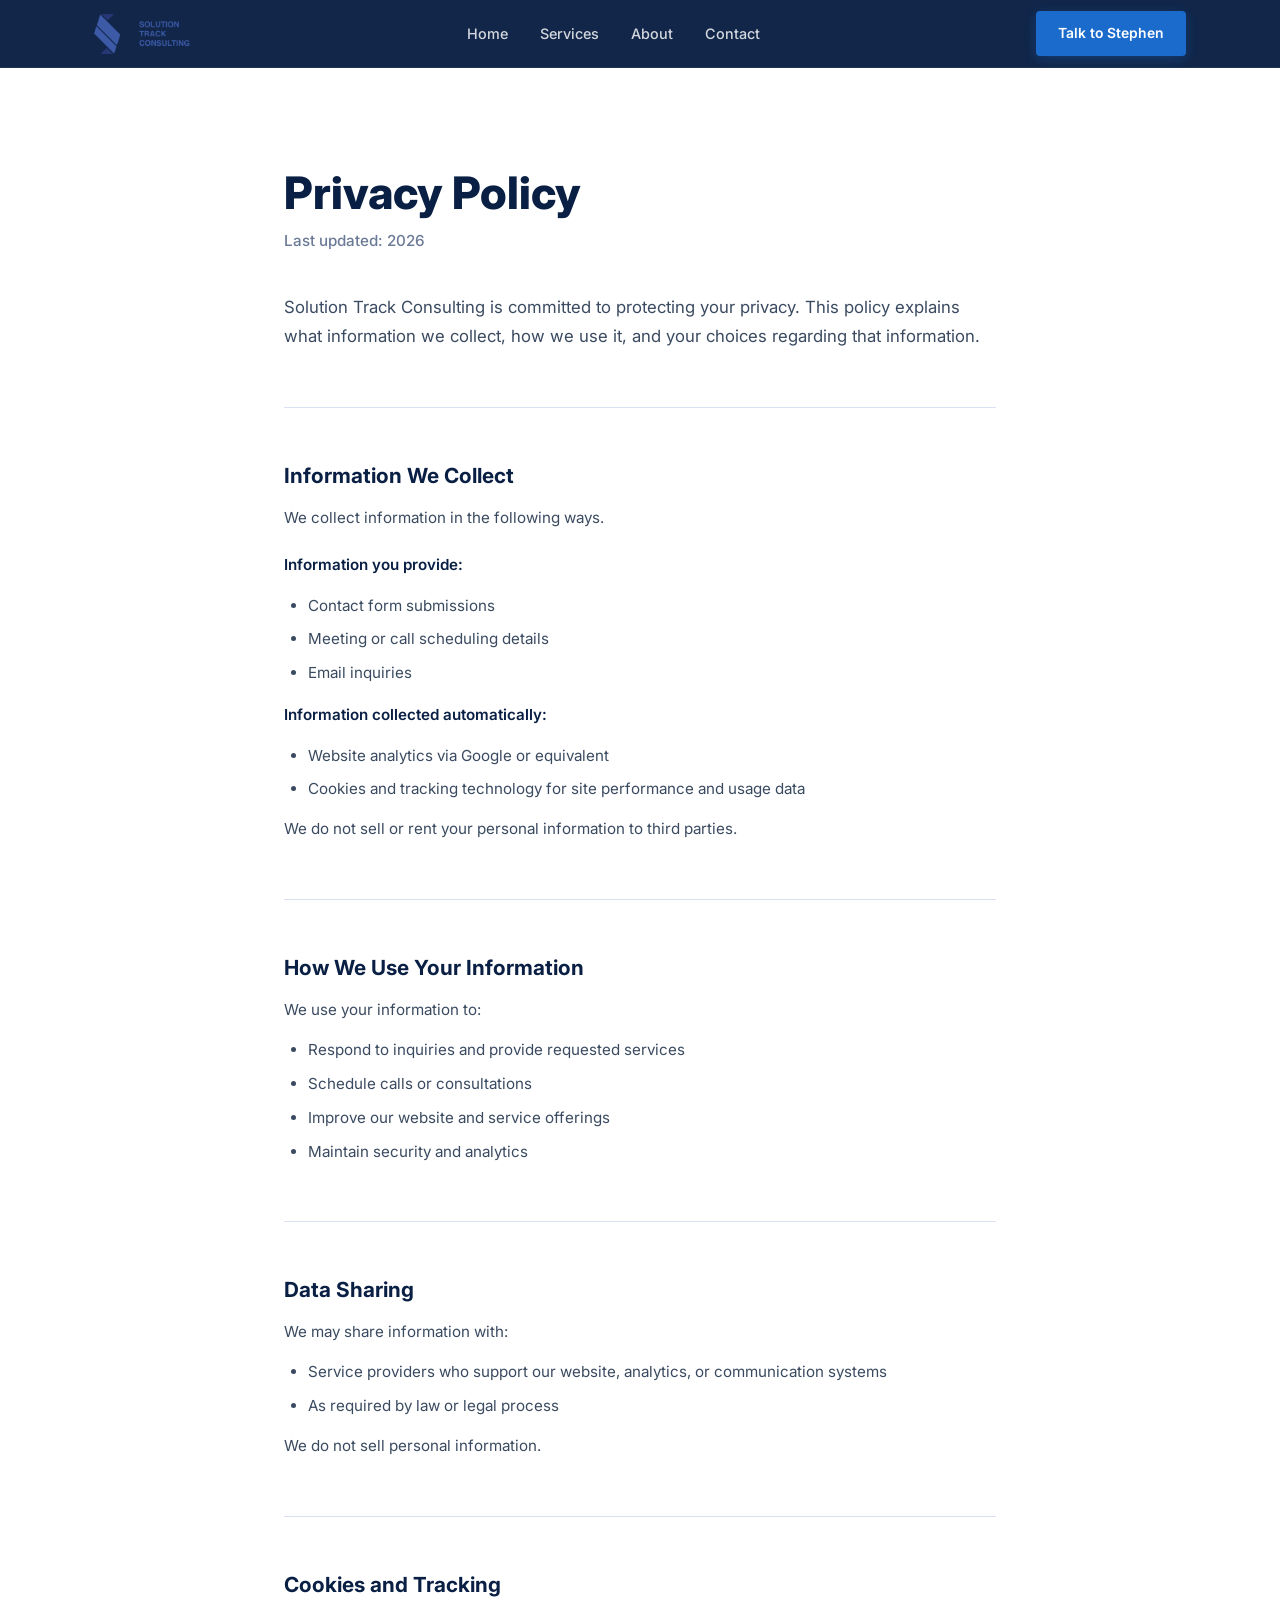
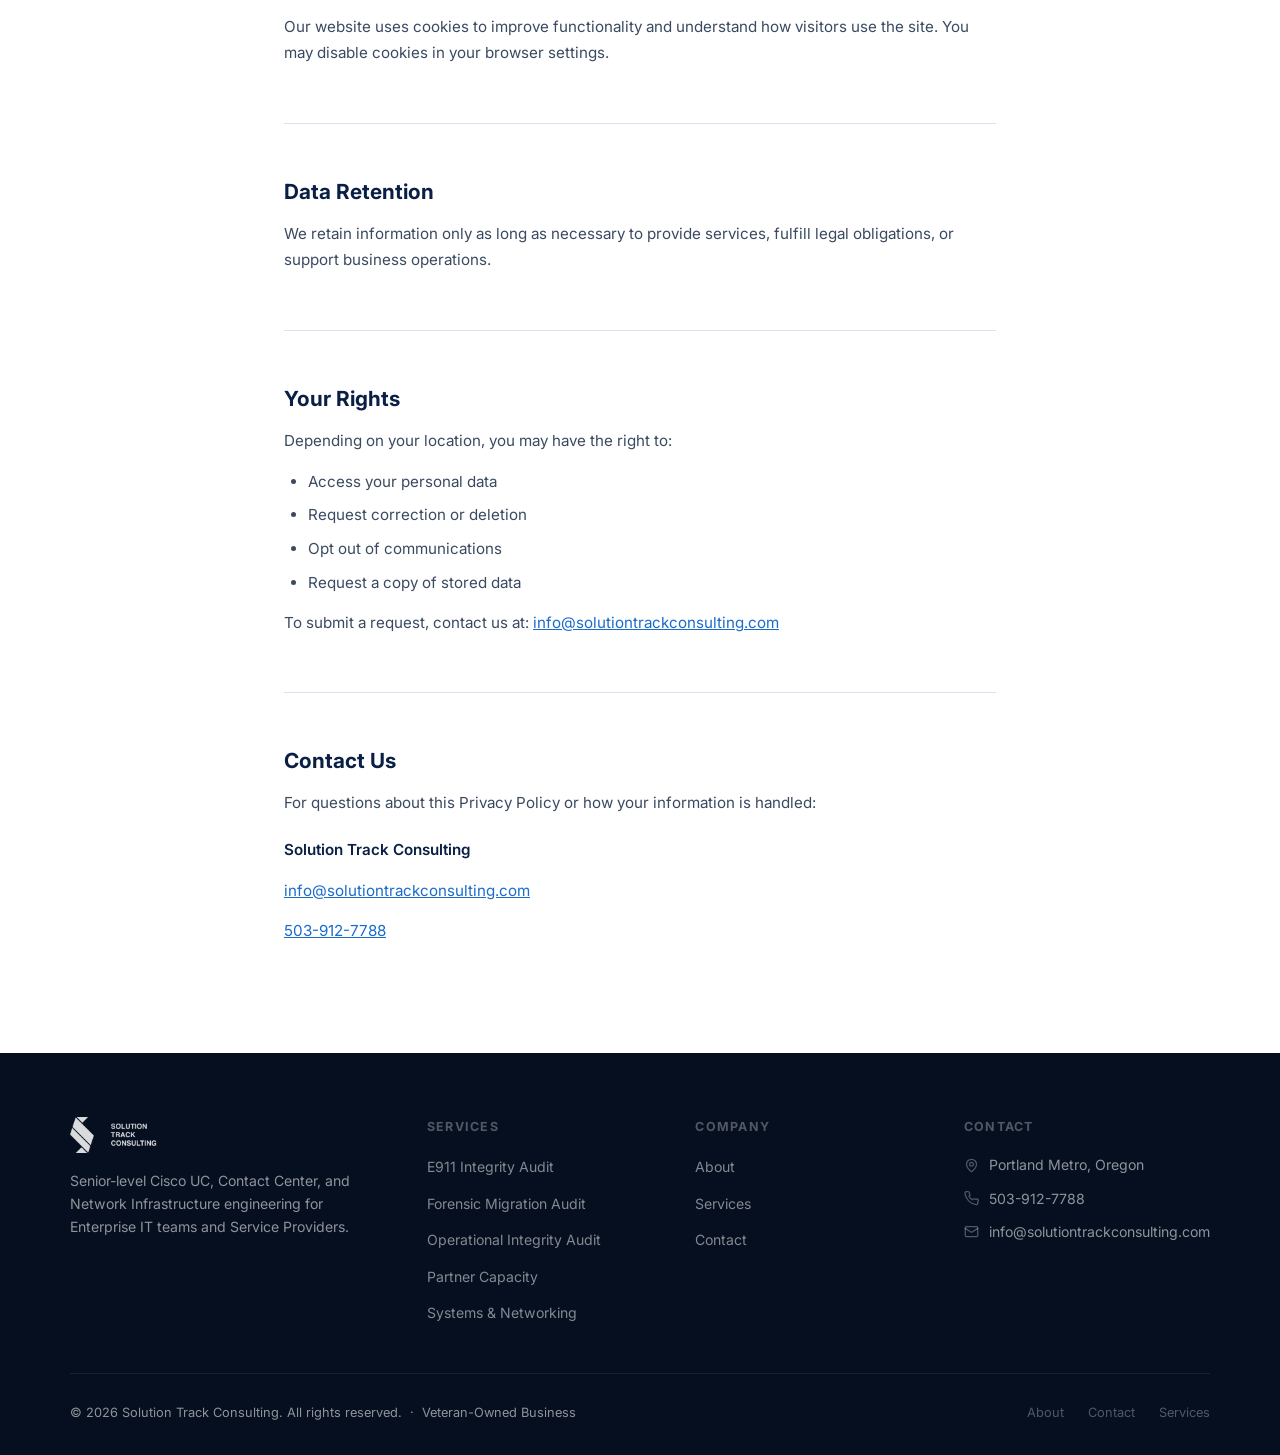
<file: privacy-policy.html>
<!DOCTYPE html>
<html lang="en">
<head>
  <meta charset="UTF-8" />
  <meta name="viewport" content="width=device-width, initial-scale=1.0" />
  <title>Privacy Policy | Solution Track Consulting</title>
  <meta name="description" content="Privacy policy for Solution Track Consulting. How we collect, use, and protect your information.">
<script async src="https://www.googletagmanager.com/gtag/js?id=G-0S3B57YQPV"></script>
  <script>
    window.dataLayer = window.dataLayer || [];
    function gtag(){dataLayer.push(arguments);}
    gtag('js', new Date());
    gtag('config', 'G-0S3B57YQPV');
  </script>
  <link rel="preconnect" href="https://fonts.googleapis.com" />
  <link rel="icon" type="image/x-icon" href="favicon.ico">
  <link rel="icon" type="image/png" sizes="32x32" href="favicon-32x32.png">
  <link rel="icon" type="image/png" sizes="16x16" href="favicon-16x16.png">
  <link rel="apple-touch-icon" sizes="180x180" href="apple-touch-icon.png">
  <link rel="preconnect" href="https://fonts.gstatic.com" crossorigin />
  <link href="https://fonts.googleapis.com/css2?family=Inter:wght@400;500;600;700;800&display=swap" rel="stylesheet" />

  <style>
    /* ─── Reset & Base ─────────────────────────────────────────────────── */
    *, *::before, *::after { box-sizing: border-box; margin: 0; padding: 0; }

    :root {
      --navy:        #0a1f44;
      --navy-mid:    #112958;
      --navy-light:  #1e3a6e;
      --blue:        #1a6bcc;
      --blue-hover:  #145db3;
      --orange:      #e86a2e;
      --orange-hover:#d05a20;
      --bg-alt:      #f0f4fa;
      --bg-white:    #ffffff;
      --text-dark:   #0d1b2e;
      --text-mid:    #3a4a60;
      --text-light:  #6b7a96;
      --border:      #d8e2f0;
      --radius:      6px;
      --radius-lg:   12px;
      --shadow-sm:   0 2px 8px rgba(10,31,68,.08);
      --shadow-md:   0 6px 24px rgba(10,31,68,.13);
      --shadow-lg:   0 16px 48px rgba(10,31,68,.18);
      --font:        'Inter', system-ui, -apple-system, sans-serif;
      --max-w:       1140px;
      --section-pad: 96px 24px;
    }

    html { scroll-behavior: smooth; }

    body {
      font-family: var(--font);
      font-size: 16px;
      line-height: 1.65;
      color: var(--text-dark);
      background: var(--bg-white);
      -webkit-font-smoothing: antialiased;
    }

    img { display: block; max-width: 100%; }
    a { color: inherit; text-decoration: none; }

    .container {
      width: 100%;
      max-width: var(--max-w);
      margin: 0 auto;
      padding: 0 24px;
    }

    /* ─── Buttons ───────────────────────────────────────────────────────── */
    .btn {
      display: inline-flex;
      align-items: center;
      gap: 8px;
      padding: 14px 30px;
      border-radius: 4px;
      font-family: var(--font);
      font-size: .95rem;
      font-weight: 600;
      cursor: pointer;
      border: 2px solid transparent;
      transition: background .2s, color .2s, border-color .2s, box-shadow .2s, transform .15s;
      white-space: nowrap;
    }
    .btn:hover { transform: translateY(-2px); }
    .btn:active { transform: translateY(0); }

    .btn-primary {
      background: var(--blue);
      color: #fff;
      border-color: var(--blue);
      box-shadow: 0 3px 12px rgba(26,107,204,.30);
    }
    .btn-primary:hover {
      background: var(--orange);
      border-color: var(--orange);
      box-shadow: 0 6px 20px rgba(232,106,46,.40);
    }

    .btn-ghost {
      background: rgba(255,255,255,.12);
      color: #fff;
      border-color: rgba(255,255,255,.4);
    }
    .btn-ghost:hover {
      background: rgba(255,255,255,.22);
      border-color: rgba(255,255,255,.7);
    }

    /* ─── NAV ───────────────────────────────────────────────────────────── */
    .site-nav {
      position: fixed;
      top: 0; left: 0; right: 0;
      z-index: 1000;
      background: rgba(10,31,68,.97);
      backdrop-filter: blur(12px);
      border-bottom: 1px solid rgba(255,255,255,.07);
      height: 68px;
      display: flex;
      align-items: center;
      transition: box-shadow .3s;
    }

    .nav-inner {
      display: flex;
      align-items: center;
      justify-content: space-between;
      width: 100%;
      max-width: var(--max-w);
      margin: 0 auto;
      padding: 0 24px;
    }

    .nav-logo img { height: 40px; width: auto; }

    .nav-links {
      display: flex;
      align-items: center;
      gap: 4px;
      list-style: none;
    }
    .nav-links a {
      padding: 8px 14px;
      border-radius: 6px;
      font-size: .9rem;
      font-weight: 500;
      color: rgba(255,255,255,.82);
      transition: color .2s, background .2s;
    }
    .nav-links a:hover { color: #fff; background: rgba(255,255,255,.08); }

    .nav-cta { margin-left: 8px; }
    .nav-cta .btn { padding: 9px 20px; font-size: .87rem; }

    /* Hamburger */
    .nav-toggle {
      display: none;
      flex-direction: column;
      gap: 5px;
      cursor: pointer;
      padding: 6px;
      background: none;
      border: none;
    }
    .nav-toggle span {
      display: block;
      width: 24px; height: 2px;
      background: #fff;
      border-radius: 2px;
      transition: transform .25s, opacity .25s;
    }
    .nav-toggle.open span:nth-child(1) { transform: translateY(7px) rotate(45deg); }
    .nav-toggle.open span:nth-child(2) { opacity: 0; }
    .nav-toggle.open span:nth-child(3) { transform: translateY(-7px) rotate(-45deg); }

    .nav-mobile {
      display: none;
      flex-direction: column;
      background: rgba(10,31,68,.99);
      position: fixed;
      top: 68px; left: 0; right: 0;
      z-index: 999;
      padding: 16px 24px 28px;
      border-bottom: 1px solid rgba(255,255,255,.08);
      box-shadow: 0 12px 32px rgba(0,0,0,.4);
    }
    .nav-mobile.open { display: flex; }
    .nav-mobile a {
      padding: 14px 0;
      color: rgba(255,255,255,.82);
      font-size: 1rem;
      font-weight: 500;
      border-bottom: 1px solid rgba(255,255,255,.07);
      transition: color .15s;
    }
    .nav-mobile a:last-of-type { border-bottom: none; }
    .nav-mobile a:hover { color: #fff; }
    .nav-mobile .btn {
      margin-top: 16px;
      justify-content: center;
      width: 100%;
    }

    /* ─── MAIN CONTENT ──────────────────────────────────────────────────── */
    main {
      padding-top: 88px;
      min-height: 100vh;
      background: var(--bg-white);
    }

    .policy-container {
      max-width: 760px;
      margin: 0 auto;
      padding: 80px 24px 60px;
    }

    .policy-headline {
      font-size: clamp(2rem, 5vw, 2.8rem);
      color: var(--navy);
      font-weight: 800;
      line-height: 1.15;
      margin-bottom: 8px;
    }

    .policy-updated {
      font-size: 0.95rem;
      color: var(--text-light);
      font-weight: 500;
      margin-bottom: 40px;
    }

    .policy-intro {
      font-size: 1.05rem;
      color: var(--text-mid);
      line-height: 1.75;
      margin-bottom: 56px;
    }

    .policy-section {
      margin-bottom: 48px;
    }

    .policy-section h2 {
      font-size: 1.3rem;
      color: var(--navy);
      font-weight: 700;
      line-height: 1.2;
      margin-bottom: 16px;
    }

    .policy-section p {
      font-size: 0.95rem;
      color: var(--text-mid);
      line-height: 1.75;
      margin-bottom: 14px;
    }

    .policy-section p:last-of-type { margin-bottom: 0; }

    .policy-list {
      margin: 14px 0 14px 24px;
    }

    .policy-list li {
      font-size: 0.95rem;
      color: var(--text-mid);
      line-height: 1.7;
      margin-bottom: 8px;
      list-style-type: disc;
    }

    .policy-divider {
      height: 1px;
      background: var(--border);
      margin: 56px 0;
    }

    .policy-section a {
      color: var(--blue);
      text-decoration: underline;
      transition: color .15s;
    }
    .policy-section a:hover {
      color: var(--blue-hover);
    }

    /* ─── FOOTER ────────────────────────────────────────────────────────── */
    .site-footer {
      background: #060f20;
      padding: 64px 24px 32px;
      color: rgba(255,255,255,.55);
    }
    .footer-inner { max-width: var(--max-w); margin: 0 auto; }

    .footer-top {
      display: grid;
      grid-template-columns: 1.4fr 1fr 1fr 1fr;
      gap: 48px;
      padding-bottom: 48px;
      border-bottom: 1px solid rgba(255,255,255,.07);
    }

    .footer-brand img {
      height: 36px; width: auto;
      filter: brightness(0) invert(1);
      opacity: .85;
      margin-bottom: 16px;
    }
    .footer-brand p {
      font-size: .88rem;
      line-height: 1.65;
      margin-bottom: 20px;
    }
    .footer-badge img {
      width: 80px;
      height: auto;
    }

    .footer-col h4 {
      font-size: .78rem;
      font-weight: 700;
      letter-spacing: .1em;
      text-transform: uppercase;
      color: rgba(255,255,255,.3);
      margin-bottom: 16px;
    }
    .footer-col ul { list-style: none; display: flex; flex-direction: column; gap: 10px; }
    .footer-col ul li a {
      font-size: .88rem;
      color: rgba(255,255,255,.5);
      transition: color .15s;
    }
    .footer-col ul li a:hover { color: rgba(255,255,255,.9); }

    .footer-contact p {
      display: flex;
      align-items: center;
      gap: 10px;
      font-size: .88rem;
      margin-bottom: 10px;
    }
    .footer-contact svg { width: 15px; height: 15px; flex-shrink: 0; color: rgba(255,255,255,.3); }
    .footer-contact a { transition: color .15s; }
    .footer-contact a:hover { color: rgba(255,255,255,.9); }

    .footer-bottom {
      padding-top: 28px;
      display: flex;
      align-items: center;
      justify-content: space-between;
      flex-wrap: wrap;
      gap: 12px;
    }
    .footer-bottom p { font-size: .8rem; }
    .footer-bottom-links { display: flex; gap: 24px; }
    .footer-bottom-links a {
      font-size: .8rem;
      color: rgba(255,255,255,.3);
      transition: color .15s;
    }
    .footer-bottom-links a:hover { color: rgba(255,255,255,.7); }


    /* ─── Page Transition ───────────────────────────────────────────────── */
    body {
      animation: pageFadeIn 0.4s ease;
    }
    @keyframes pageFadeIn {
      from { opacity: 0; }
      to   { opacity: 1; }
    }
    body.fade-out {
      opacity: 0;
      transition: opacity 0.25s ease;
    }
    @media (prefers-reduced-motion: reduce) {
      html { scroll-behavior: auto; }
      body { animation: none; }
      body.fade-out { opacity: 1; transition: none; }
      .reveal, .fade-up { opacity: 1; transform: none; transition: none; }
    }

    /* ─── Responsive ───────────────────────────────────────────────────── */
    @media (max-width: 900px) {
      .footer-top { grid-template-columns: 1fr 1fr; }
    }

    @media (max-width: 680px) {
      .nav-links, .nav-cta { display: none; }
      .nav-toggle { display: flex; }
      main { padding-top: 88px; }
      .policy-container { padding: 64px 20px 48px; }
      .policy-headline { font-size: 1.75rem; }
      .policy-section h2 { font-size: 1.1rem; }
      .footer-top { grid-template-columns: 1fr; }
      .footer-bottom { flex-direction: column; align-items: flex-start; }
    }

    @media (max-width: 480px) {
      .policy-container { padding: 56px 16px 40px; }
    }
  </style>
  <noscript><style>.reveal, .fade-up { opacity: 1; transform: none; }</style></noscript>
</head>
<body>

<!-- ═══════════════════════════════════════════════════════════════
     NAV
════════════════════════════════════════════════════════════════ -->
<nav class="site-nav" role="navigation" aria-label="Main navigation">
  <div class="nav-inner">
    <a href="index.html" class="nav-logo" aria-label="Solution Track Consulting home">
      <img src="img/STC-logo-blue2-1.png" alt="Solution Track Consulting" />
    </a>
    <ul class="nav-links" role="list">
      <li><a href="index.html">Home</a></li>
      <li><a href="services.html">Services</a></li>
      <li><a href="about.html">About</a></li>
      <li><a href="contact.html">Contact</a></li>
    </ul>
    <div class="nav-cta">
      <a href="https://outlook.office.com/book/SolutionTrackConsulting1@NETORGFT8412481.onmicrosoft.com/s/bZnD75cqX0WYLCDX9ZqSZA2"
         class="btn btn-primary" target="_blank" rel="noopener">
        Talk to Stephen
      </a>
    </div>
    <button class="nav-toggle" aria-label="Toggle mobile menu" aria-expanded="false" id="navToggle">
      <span></span><span></span><span></span>
    </button>
  </div>
</nav>

<!-- Mobile nav -->
<div class="nav-mobile" id="navMobile" role="dialog" aria-label="Mobile menu">
  <a href="index.html">Home</a>
  <a href="services.html">Services</a>
  <a href="about.html">About</a>
  <a href="contact.html">Contact</a>
  <a href="https://outlook.office.com/book/SolutionTrackConsulting1@NETORGFT8412481.onmicrosoft.com/s/bZnD75cqX0WYLCDX9ZqSZA2"
     class="btn btn-primary" target="_blank" rel="noopener">
    Talk to Stephen
  </a>
</div>


<!-- ═══════════════════════════════════════════════════════════════
     MAIN CONTENT
════════════════════════════════════════════════════════════════ -->
<main>
  <div class="policy-container">
    <h1 class="policy-headline">Privacy Policy</h1>
    <p class="policy-updated">Last updated: 2026</p>

    <p class="policy-intro">
      Solution Track Consulting is committed to protecting your privacy. This policy explains what information we collect, how we use it, and your choices regarding that information.
    </p>

    <div class="policy-divider"></div>

    <section class="policy-section">
      <h2>Information We Collect</h2>
      <p>We collect information in the following ways.</p>

      <p style="margin-top: 20px; font-weight: 600; color: var(--navy);">Information you provide:</p>
      <ul class="policy-list">
        <li>Contact form submissions</li>
        <li>Meeting or call scheduling details</li>
        <li>Email inquiries</li>
      </ul>

      <p style="margin-top: 16px; font-weight: 600; color: var(--navy);">Information collected automatically:</p>
      <ul class="policy-list">
        <li>Website analytics via Google or equivalent</li>
        <li>Cookies and tracking technology for site performance and usage data</li>
      </ul>

      <p>We do not sell or rent your personal information to third parties.</p>
    </section>

    <div class="policy-divider"></div>

    <section class="policy-section">
      <h2>How We Use Your Information</h2>
      <p>We use your information to:</p>
      <ul class="policy-list">
        <li>Respond to inquiries and provide requested services</li>
        <li>Schedule calls or consultations</li>
        <li>Improve our website and service offerings</li>
        <li>Maintain security and analytics</li>
      </ul>
    </section>

    <div class="policy-divider"></div>

    <section class="policy-section">
      <h2>Data Sharing</h2>
      <p>We may share information with:</p>
      <ul class="policy-list">
        <li>Service providers who support our website, analytics, or communication systems</li>
        <li>As required by law or legal process</li>
      </ul>
      <p>We do not sell personal information.</p>
    </section>

    <div class="policy-divider"></div>

    <section class="policy-section">
      <h2>Cookies and Tracking</h2>
      <p>Our website uses cookies to improve functionality and understand how visitors use the site. You may disable cookies in your browser settings.</p>
    </section>

    <div class="policy-divider"></div>

    <section class="policy-section">
      <h2>Data Retention</h2>
      <p>We retain information only as long as necessary to provide services, fulfill legal obligations, or support business operations.</p>
    </section>

    <div class="policy-divider"></div>

    <section class="policy-section">
      <h2>Your Rights</h2>
      <p>Depending on your location, you may have the right to:</p>
      <ul class="policy-list">
        <li>Access your personal data</li>
        <li>Request correction or deletion</li>
        <li>Opt out of communications</li>
        <li>Request a copy of stored data</li>
      </ul>
      <p>To submit a request, contact us at: <a href="mailto:info@solutiontrackconsulting.com">info@solutiontrackconsulting.com</a></p>
    </section>

    <div class="policy-divider"></div>

    <section class="policy-section">
      <h2>Contact Us</h2>
      <p>For questions about this Privacy Policy or how your information is handled:</p>
      <p style="margin-top: 20px; font-weight: 600; color: var(--navy);">Solution Track Consulting</p>
      <p><a href="mailto:info@solutiontrackconsulting.com">info@solutiontrackconsulting.com</a></p>
      <p><a href="tel:5039127788">503-912-7788</a></p>
    </section>
  </div>
</main>


<!-- ═══════════════════════════════════════════════════════════════
     FOOTER
════════════════════════════════════════════════════════════════ -->
<footer class="site-footer">
  <div class="footer-inner">
    <div class="footer-top">
      <div class="footer-brand">
        <img src="img/STC-logo-blue2-1.png"
             alt="Solution Track Consulting" />
        <p>
          Senior-level Cisco UC, Contact Center, and Network Infrastructure engineering
          for Enterprise IT teams and Service Providers.
        </p>
      </div>

      <div class="footer-col">
        <h4>Services</h4>
        <ul>
          <li><a href="e911-integrity.html">E911 Integrity Audit</a></li>
          <li><a href="migration-audit.html">Forensic Migration Audit</a></li>
          <li><a href="operational-audit.html">Operational Integrity Audit</a></li>
          <li><a href="partner-support.html">Partner Capacity</a></li>
          <li><a href="services.html">Systems &amp; Networking</a></li>
        </ul>
      </div>

      <div class="footer-col">
        <h4>Company</h4>
        <ul>
          <li><a href="about.html">About</a></li>
          <li><a href="services.html">Services</a></li>
          <li><a href="contact.html">Contact</a></li>
        </ul>
      </div>

      <div class="footer-col footer-contact">
        <h4>Contact</h4>
        <p>
          <svg xmlns="http://www.w3.org/2000/svg" viewBox="0 0 24 24" fill="none"
               stroke="currentColor" stroke-width="2" stroke-linecap="round"
               stroke-linejoin="round">
            <path d="M20 10c0 6-8 12-8 12s-8-6-8-12a8 8 0 0 1 16 0Z"/>
            <circle cx="12" cy="10" r="3"/>
          </svg>
          Portland Metro, Oregon
        </p>
        <p>
          <svg xmlns="http://www.w3.org/2000/svg" viewBox="0 0 24 24" fill="none"
               stroke="currentColor" stroke-width="2" stroke-linecap="round"
               stroke-linejoin="round">
            <path d="M22 16.92v3a2 2 0 0 1-2.18 2 19.79 19.79 0 0 1-8.63-3.07A19.5 19.5 0 0 1 4.69 12 19.79 19.79 0 0 1 1.6 3.41 2 2 0 0 1 3.56 1h3a2 2 0 0 1 2 1.72c.127.96.361 1.903.7 2.81a2 2 0 0 1-.45 2.11L7.91 8.46a16 16 0 0 0 5.55 5.55l.92-.92a2 2 0 0 1 2.12-.45c.907.339 1.85.573 2.81.7A2 2 0 0 1 22 16.92z"/>
          </svg>
          <a href="tel:5039127788">503-912-7788</a>
        </p>
        <p>
          <svg xmlns="http://www.w3.org/2000/svg" viewBox="0 0 24 24" fill="none"
               stroke="currentColor" stroke-width="2" stroke-linecap="round"
               stroke-linejoin="round">
            <rect width="20" height="16" x="2" y="4" rx="2"/>
            <path d="m22 7-8.97 5.7a1.94 1.94 0 0 1-2.06 0L2 7"/>
          </svg>
          <a href="mailto:info@solutiontrackconsulting.com">info@solutiontrackconsulting.com</a>
        </p>
      </div>
    </div>

    <div class="footer-bottom">
      <p>&copy; <span id="footerYear"></span> Solution Track Consulting. All rights reserved.
         &nbsp;&middot;&nbsp; Veteran-Owned Business</p>
      <div class="footer-bottom-links">
        <a href="about.html">About</a>
        <a href="contact.html">Contact</a>
        <a href="services.html">Services</a>
      </div>
    </div>
  </div>
</footer>


<!-- ═══════════════════════════════════════════════════════════════
     JS
════════════════════════════════════════════════════════════════ -->
<script>
  // Footer year
  document.getElementById('footerYear').textContent = new Date().getFullYear();

  // Nav shadow on scroll
  const nav = document.querySelector('.site-nav');
  window.addEventListener('scroll', () => {
    nav.style.boxShadow = window.scrollY > 20
      ? '0 4px 24px rgba(0,0,0,.4)'
      : 'none';
  }, { passive: true });

  // Mobile nav toggle
  const toggle    = document.getElementById('navToggle');
  const mobileNav = document.getElementById('navMobile');

  function openMobileNav() {
    mobileNav.classList.add('open');
    toggle.classList.add('open');
    toggle.setAttribute('aria-expanded', 'true');
    document.body.style.overflow = 'hidden';
  }
  function closeMobileNav() {
    mobileNav.classList.remove('open');
    toggle.classList.remove('open');
    toggle.setAttribute('aria-expanded', 'false');
    document.body.style.overflow = '';
  }

  toggle.addEventListener('click', (e) => {
    e.stopPropagation();
    mobileNav.classList.contains('open') ? closeMobileNav() : openMobileNav();
  });

  mobileNav.querySelectorAll('a').forEach(link => {
    link.addEventListener('click', closeMobileNav);
  });

  document.addEventListener('click', (e) => {
    if (!nav.contains(e.target) && !mobileNav.contains(e.target)) {
      closeMobileNav();
    }
  });

  // Escape key closes mobile nav
  document.addEventListener('keydown', (e) => {
    if (e.key === 'Escape') closeMobileNav();
  });

  // Page fade transition
  document.querySelectorAll('a[href]').forEach(link => {
    const href = link.getAttribute('href');
    if (href && !href.startsWith('http') && !href.startsWith('mailto') && !href.startsWith('tel') && !href.startsWith('#')) {
      link.addEventListener('click', function(e) {
        // Leave new-tab / modified clicks and reduced-motion users to the browser
        if (e.defaultPrevented || e.button !== 0 || e.metaKey || e.ctrlKey || e.shiftKey || e.altKey) return;
        if (link.target === '_blank' || link.hasAttribute('download')) return;
        if (window.matchMedia('(prefers-reduced-motion: reduce)').matches) return;
        e.preventDefault();
        document.body.classList.add('fade-out');
        setTimeout(() => { window.location.href = href; }, 250);
      });
    }
  });

  // Restore the page if it is brought back from the back/forward cache mid-fade
  window.addEventListener('pageshow', function() { document.body.classList.remove('fade-out'); });
</script>

</body>
</html>
</file>
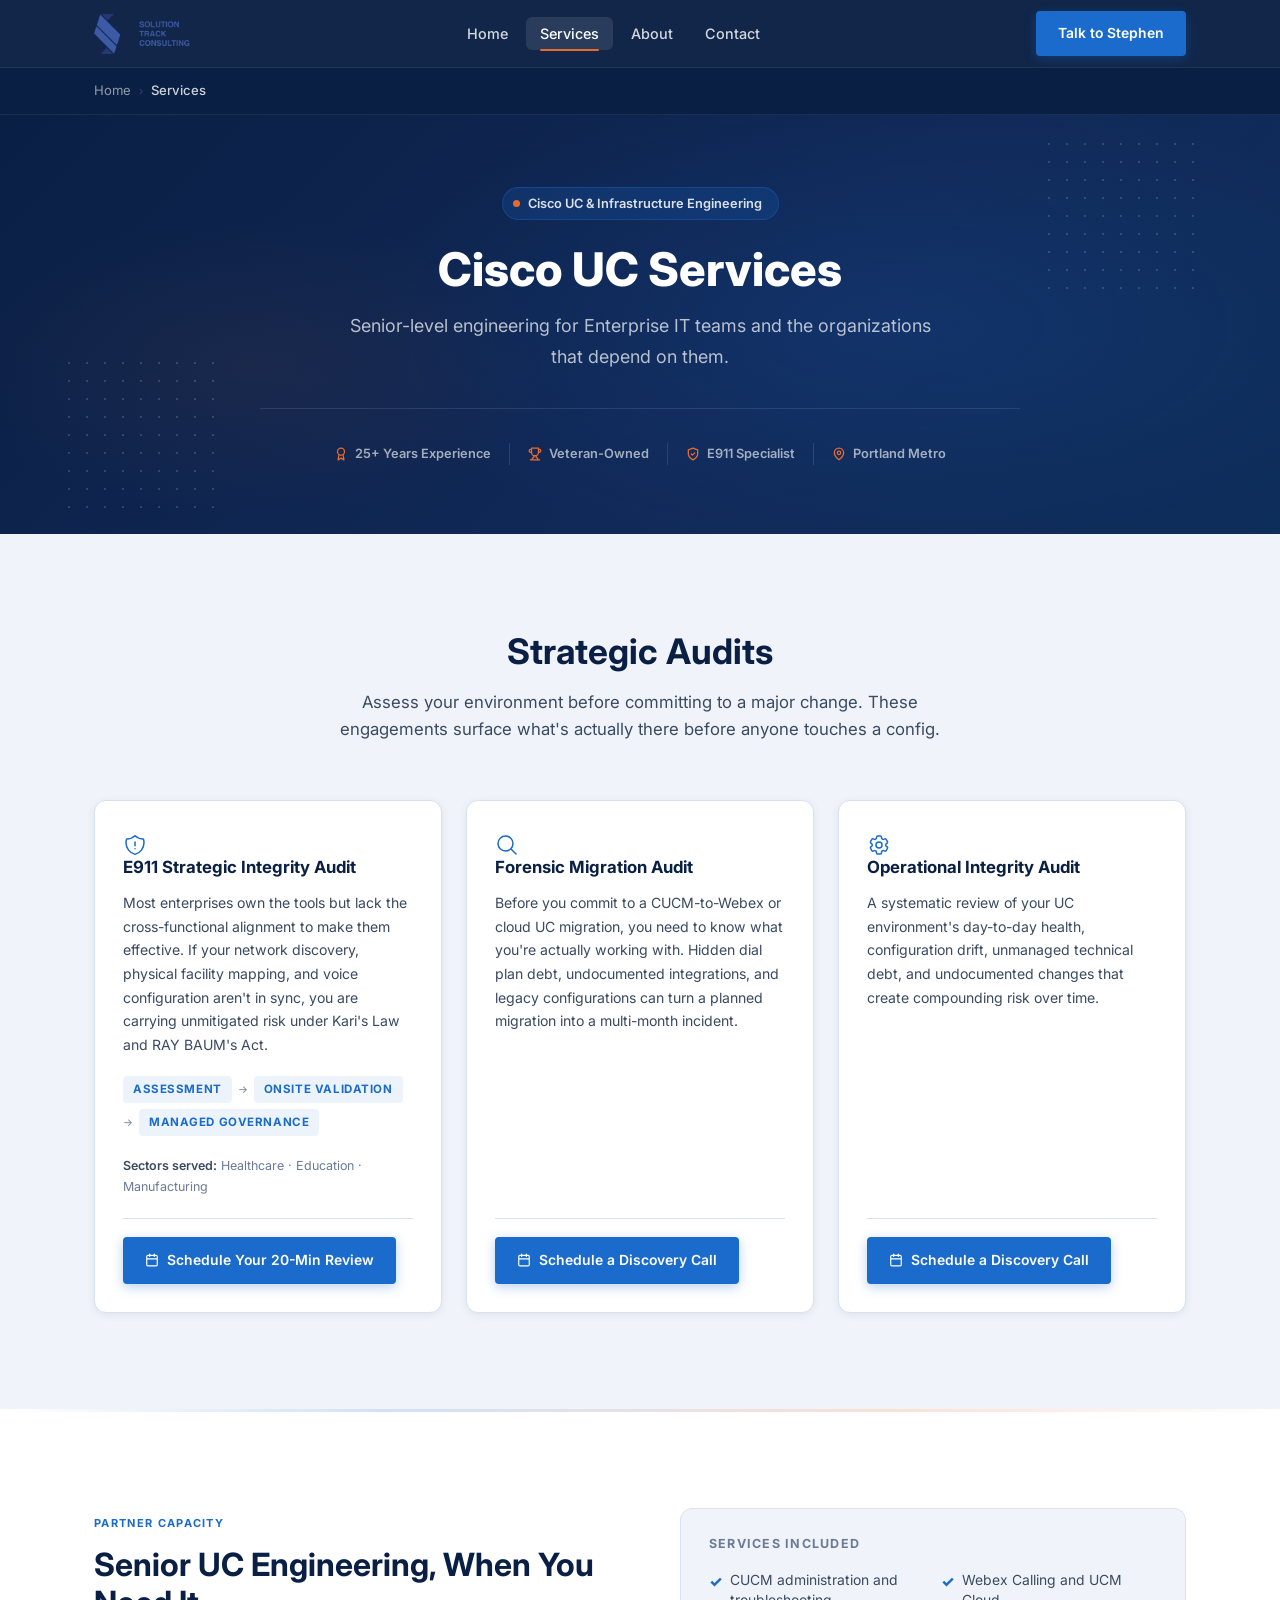
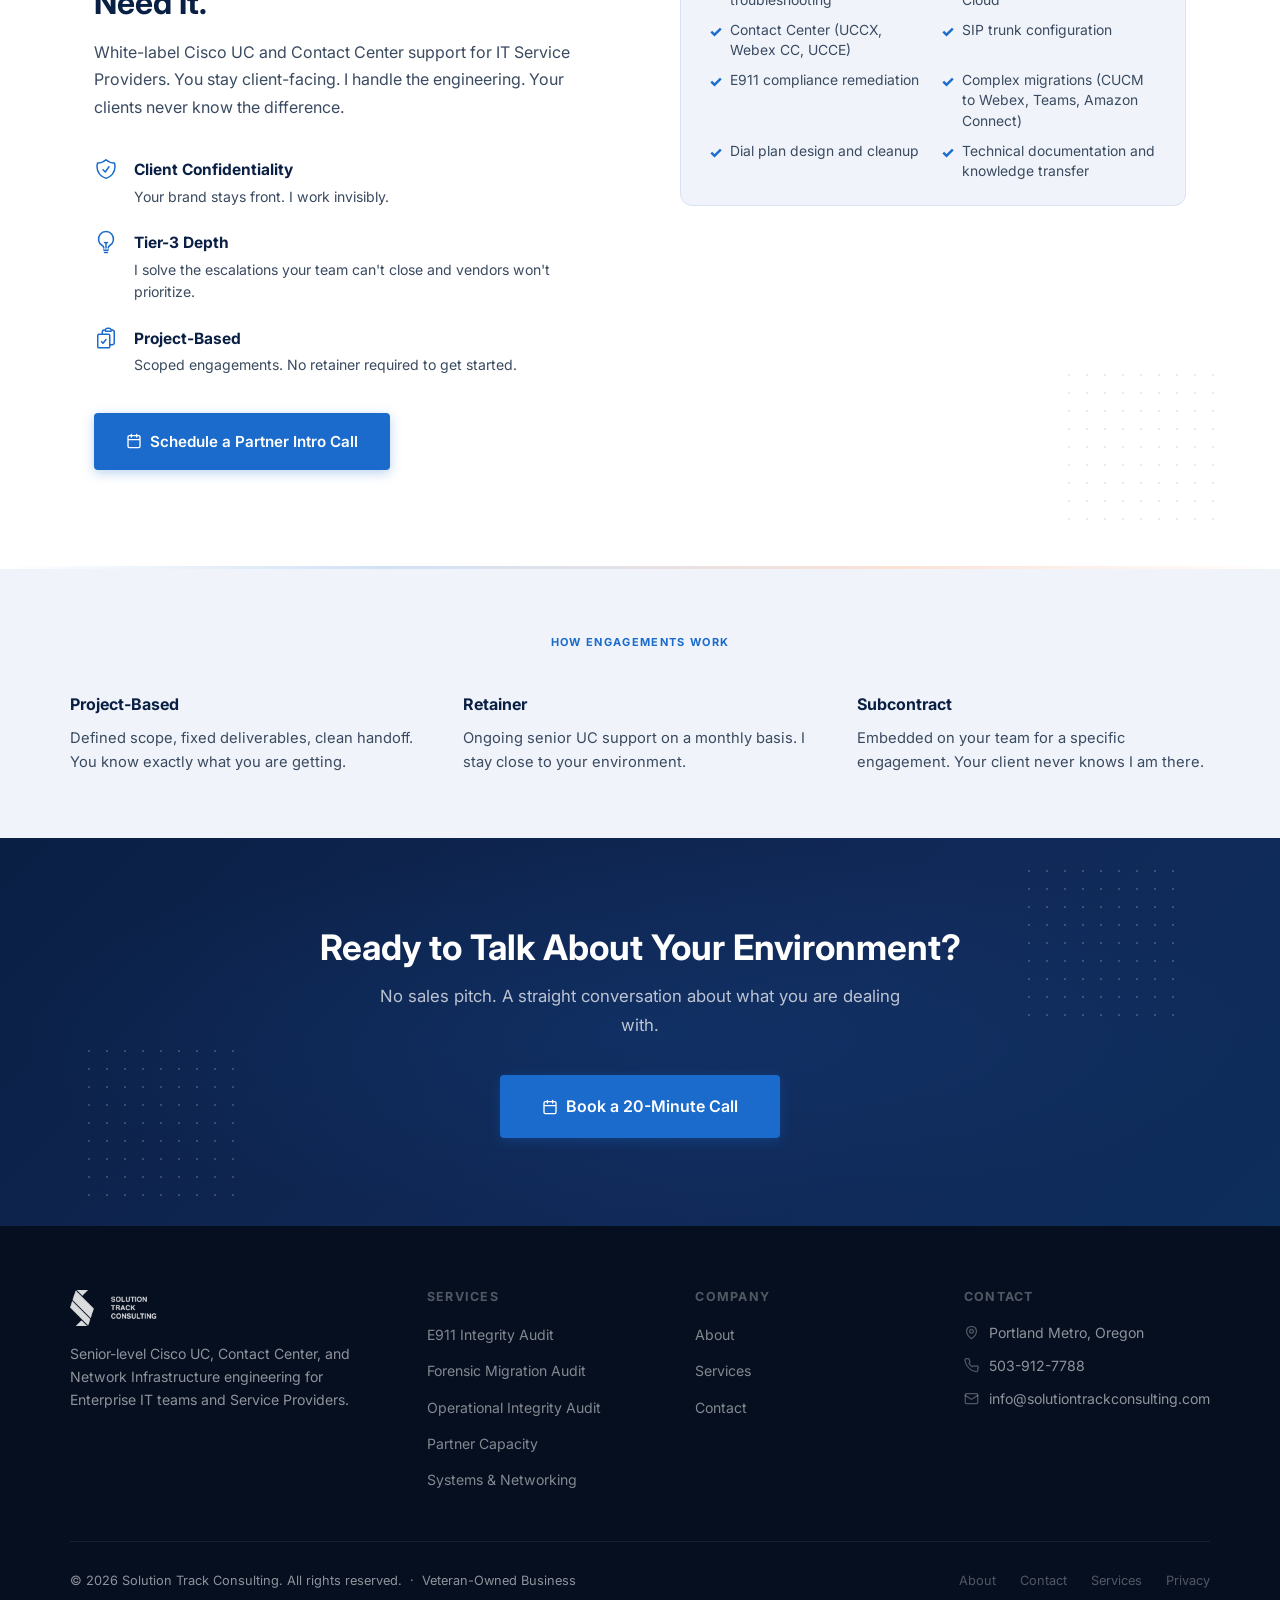
<file: services.html>
<!DOCTYPE html>
<html lang="en">
<head>
  <meta charset="UTF-8" />
  <meta name="viewport" content="width=device-width, initial-scale=1.0" />
  <title>Cisco UC Services &amp; Strategic Audits | Solution Track Consulting</title>
  <meta name="description" content="UC environment assessments, E911 compliance audits, CUCM migration support, and white-label engineering for IT service providers.">
  <link rel="canonical" href="https://www.solutiontrackconsulting.com/services.html">
  <meta property="og:type" content="website">
  <meta property="og:site_name" content="Solution Track Consulting">
  <meta property="og:title" content="Cisco UC Services &amp; Strategic Audits | Solution Track Consulting">
  <meta property="og:description" content="UC environment assessments, E911 compliance audits, CUCM migration support, and white-label engineering for IT service providers.">
  <meta property="og:url" content="https://www.solutiontrackconsulting.com/services.html">
  <meta property="og:image" content="https://www.solutiontrackconsulting.com/img/stc-social-card.jpg">
  <meta property="og:image:width" content="1200">
  <meta property="og:image:height" content="630">
  <meta name="twitter:card" content="summary_large_image">
  <meta name="twitter:title" content="Cisco UC Services &amp; Strategic Audits | Solution Track Consulting">
  <meta name="twitter:description" content="UC environment assessments, E911 compliance audits, CUCM migration support, and white-label engineering for IT service providers.">
  <meta name="twitter:image" content="https://www.solutiontrackconsulting.com/img/stc-social-card.jpg">
<script async src="https://www.googletagmanager.com/gtag/js?id=G-0S3B57YQPV"></script>
  <script>
    window.dataLayer = window.dataLayer || [];
    function gtag(){dataLayer.push(arguments);}
    gtag('js', new Date());
    gtag('config', 'G-0S3B57YQPV');
  </script>
  <link rel="preconnect" href="https://fonts.googleapis.com" />
  <link rel="icon" type="image/x-icon" href="favicon.ico">
  <link rel="icon" type="image/png" sizes="32x32" href="favicon-32x32.png">
  <link rel="icon" type="image/png" sizes="16x16" href="favicon-16x16.png">
  <link rel="apple-touch-icon" sizes="180x180" href="apple-touch-icon.png">
  <link rel="preconnect" href="https://fonts.gstatic.com" crossorigin />
  <link href="https://fonts.googleapis.com/css2?family=Inter:wght@400;500;600;700;800&display=swap" rel="stylesheet" />

  <style>
    /* ─── Reset & Base ─────────────────────────────────────────────────── */
    *, *::before, *::after { box-sizing: border-box; margin: 0; padding: 0; }

    :root {
      --navy:        #0a1f44;
      --navy-mid:    #112958;
      --navy-light:  #1e3a6e;
      --blue:        #1a6bcc;
      --blue-hover:  #145db3;
      --orange:      #e86a2e;
      --orange-hover:#d05a20;
      --bg-alt:      #f0f4fa;
      --bg-white:    #ffffff;
      --text-dark:   #0d1b2e;
      --text-mid:    #3a4a60;
      --text-light:  #6b7a96;
      --border:      #d8e2f0;
      --radius:      6px;
      --radius-lg:   12px;
      --shadow-sm:   0 2px 8px rgba(10,31,68,.08);
      --shadow-md:   0 6px 24px rgba(10,31,68,.13);
      --shadow-lg:   0 16px 48px rgba(10,31,68,.18);
      --font:        'Inter', system-ui, -apple-system, sans-serif;
      --max-w:       1140px;
      --section-pad: 96px 24px;
    }

    html { scroll-behavior: smooth; }

    body {
      font-family: var(--font);
      font-size: 16px;
      line-height: 1.65;
      color: var(--text-dark);
      background: var(--bg-white);
      -webkit-font-smoothing: antialiased;
    }

    img { display: block; max-width: 100%; }
    a { color: inherit; text-decoration: none; }

    .container {
      width: 100%;
      max-width: var(--max-w);
      margin: 0 auto;
      padding: 0 24px;
    }

    /* ─── Typography helpers ────────────────────────────────────────────── */
    .eyebrow {
      display: inline-block;
      font-size: 11px;
      font-weight: 700;
      letter-spacing: .12em;
      text-transform: uppercase;
      color: var(--blue);
      margin-bottom: 14px;
    }

    h1, h2, h3, h4 { line-height: 1.2; font-weight: 700; }

    .section-title {
      font-size: clamp(1.65rem, 3vw, 2.2rem);
      color: var(--navy);
      margin-bottom: 16px;
    }
    .section-subtitle {
      font-size: 1.05rem;
      color: var(--text-mid);
      max-width: 640px;
    }
    .section-header {
      text-align: center;
      margin-bottom: 56px;
    }
    .section-header .section-subtitle { margin: 0 auto; }

    /* ─── Buttons ───────────────────────────────────────────────────────── */
    .btn {
      display: inline-flex;
      align-items: center;
      gap: 8px;
      padding: 14px 30px;
      border-radius: 4px;
      font-family: var(--font);
      font-size: .95rem;
      font-weight: 600;
      cursor: pointer;
      border: 2px solid transparent;
      transition: background .2s, color .2s, border-color .2s, box-shadow .2s, transform .15s;
      white-space: nowrap;
    }
    .btn:hover { transform: translateY(-2px); }
    .btn:active { transform: translateY(0); }

    .btn-primary {
      background: var(--blue);
      color: #fff;
      border-color: var(--blue);
      box-shadow: 0 3px 12px rgba(26,107,204,.30);
    }
    .btn-primary:hover {
      background: var(--orange);
      border-color: var(--orange);
      box-shadow: 0 6px 20px rgba(232,106,46,.40);
    }

    .btn-outline {
      background: transparent;
      color: var(--blue);
      border-color: var(--blue);
    }
    .btn-outline:hover {
      background: var(--blue);
      color: #fff;
    }

    .btn-ghost {
      background: rgba(255,255,255,.12);
      color: #fff;
      border-color: rgba(255,255,255,.4);
    }
    .btn-ghost:hover {
      background: rgba(255,255,255,.22);
      border-color: rgba(255,255,255,.7);
    }

    .btn-sm {
      padding: 10px 20px;
      font-size: .87rem;
    }

    /* ─── Dot accent decoration ─────────────────────────────────────────── */
    .dots-accent {
      position: absolute;
      width: 160px;
      height: 160px;
      background-image: radial-gradient(circle, var(--blue) 1.5px, transparent 1.5px);
      background-size: 18px 18px;
      opacity: .13;
      pointer-events: none;
    }

    /* ─── Arrow link ────────────────────────────────────────────────────── */
    .arrow-link {
      display: inline-flex;
      align-items: center;
      gap: 6px;
      font-size: .88rem;
      font-weight: 600;
      color: var(--blue);
      transition: gap .15s, color .15s;
    }
    .arrow-link:hover { gap: 10px; color: var(--blue-hover); }
    .arrow-link svg { width: 14px; height: 14px; flex-shrink: 0; }

    /* ─── Section divider ───────────────────────────────────────────────── */
    .section-divider {
      height: 3px;
      background: linear-gradient(90deg, transparent, var(--blue) 30%, var(--orange) 70%, transparent);
      opacity: .2;
    }

    /* ════════════════════════════════════════════════════════════════════
       NAV — identical to index.html
    ════════════════════════════════════════════════════════════════════ */
    .site-nav {
      position: fixed;
      top: 0; left: 0; right: 0;
      z-index: 1000;
      background: rgba(10,31,68,.97);
      backdrop-filter: blur(12px);
      border-bottom: 1px solid rgba(255,255,255,.07);
      height: 68px;
      display: flex;
      align-items: center;
      transition: box-shadow .3s;
    }
    .nav-inner {
      display: flex;
      align-items: center;
      justify-content: space-between;
      width: 100%;
      max-width: var(--max-w);
      margin: 0 auto;
      padding: 0 24px;
    }
    .nav-logo img { height: 40px; width: auto; }

    .nav-links {
      display: flex;
      align-items: center;
      gap: 4px;
      list-style: none;
    }
    .nav-links a {
      padding: 8px 14px;
      border-radius: 6px;
      font-size: .9rem;
      font-weight: 500;
      color: rgba(255,255,255,.82);
      transition: color .2s, background .2s;
    }
    .nav-links a:hover { color: #fff; background: rgba(255,255,255,.08); }
    .nav-links a.active {
      color: #fff;
      background: rgba(255,255,255,.1);
      position: relative;
    }
    .nav-links a.active::after {
      content: '';
      position: absolute;
      bottom: -1px;
      left: 14px; right: 14px;
      height: 2px;
      background: var(--orange);
      border-radius: 2px;
    }

    .nav-cta { margin-left: 8px; }
    .nav-cta .btn { padding: 9px 20px; font-size: .87rem; }

    .nav-toggle {
      display: none;
      flex-direction: column;
      gap: 5px;
      cursor: pointer;
      padding: 6px;
      background: none;
      border: none;
    }
    .nav-toggle span {
      display: block;
      width: 24px; height: 2px;
      background: #fff;
      border-radius: 2px;
      transition: transform .25s, opacity .25s;
    }
    .nav-toggle.open span:nth-child(1) { transform: translateY(7px) rotate(45deg); }
    .nav-toggle.open span:nth-child(2) { opacity: 0; }
    .nav-toggle.open span:nth-child(3) { transform: translateY(-7px) rotate(-45deg); }

    .nav-mobile {
      display: none;
      flex-direction: column;
      background: rgba(10,31,68,.99);
      position: fixed;
      top: 68px; left: 0; right: 0;
      z-index: 999;
      padding: 16px 24px 28px;
      border-bottom: 1px solid rgba(255,255,255,.08);
      box-shadow: 0 12px 32px rgba(0,0,0,.4);
    }
    .nav-mobile.open { display: flex; }
    .nav-mobile a {
      padding: 14px 0;
      color: rgba(255,255,255,.82);
      font-size: 1rem;
      font-weight: 500;
      border-bottom: 1px solid rgba(255,255,255,.07);
      transition: color .15s;
    }
    .nav-mobile a:last-of-type { border-bottom: none; }
    .nav-mobile a:hover { color: #fff; }
    .nav-mobile a.active { color: #fff; }
    .nav-mobile .btn {
      margin-top: 16px;
      justify-content: center;
      width: 100%;
    }

    /* ════════════════════════════════════════════════════════════════════
       BREADCRUMB
    ════════════════════════════════════════════════════════════════════ */
    .breadcrumb-bar {
      background: var(--navy);
      border-bottom: 1px solid rgba(255,255,255,.07);
      padding: 12px 0;
      margin-top: 68px;
    }
    .breadcrumb {
      display: flex;
      align-items: center;
      gap: 8px;
      font-size: .82rem;
      color: rgba(255,255,255,.45);
      max-width: var(--max-w);
      margin: 0 auto;
      padding: 0 24px;
    }
    .breadcrumb a {
      color: rgba(255,255,255,.55);
      transition: color .15s;
    }
    .breadcrumb a:hover { color: rgba(255,255,255,.9); }
    .breadcrumb-sep { font-size: .7rem; opacity: .4; }
    .breadcrumb-current { color: rgba(255,255,255,.8); font-weight: 500; }

    /* ════════════════════════════════════════════════════════════════════
       PAGE HERO — shorter inner-page variant
    ════════════════════════════════════════════════════════════════════ */
    .page-hero {
      background: var(--navy);
      background: linear-gradient(135deg, #0a1f44 0%, #112958 60%, #0d2d5a 100%);
      padding: 72px 24px 64px;
      position: relative;
      overflow: hidden;
      text-align: center;
    }
    .page-hero::before {
      content: '';
      position: absolute;
      inset: 0;
      background:
        radial-gradient(ellipse 60% 80% at 70% 50%, rgba(26,107,204,.15) 0%, transparent 70%),
        radial-gradient(ellipse 40% 60% at 20% 60%, rgba(232,106,46,.06) 0%, transparent 60%);
      pointer-events: none;
    }
    .page-hero-dots {
      position: absolute;
      width: 160px; height: 160px;
      background-image: radial-gradient(circle, rgba(255,255,255,.15) 1.5px, transparent 1.5px);
      background-size: 18px 18px;
      pointer-events: none;
    }
    .page-hero-dots-1 { top: 20px; right: 80px; }
    .page-hero-dots-2 { bottom: 20px; left: 60px; }

    .page-hero-inner {
      position: relative;
      z-index: 1;
      max-width: 760px;
      margin: 0 auto;
    }

    .page-hero-eyebrow {
      display: inline-flex;
      align-items: center;
      gap: 8px;
      background: rgba(26,107,204,.2);
      border: 1px solid rgba(26,107,204,.35);
      border-radius: 40px;
      padding: 5px 16px 5px 10px;
      font-size: .8rem;
      font-weight: 600;
      color: rgba(255,255,255,.85);
      margin-bottom: 22px;
    }
    .page-hero-dot {
      width: 7px; height: 7px;
      background: var(--orange);
      border-radius: 50%;
      flex-shrink: 0;
    }

    .page-hero h1 {
      font-size: clamp(2rem, 4vw, 2.9rem);
      font-weight: 800;
      color: #fff;
      margin-bottom: 14px;
    }
    .page-hero-sub {
      font-size: 1.12rem;
      color: rgba(255,255,255,.7);
      line-height: 1.7;
      max-width: 600px;
      margin: 0 auto 36px;
    }

    /* Trust bar inside hero */
    .page-hero-trust {
      display: flex;
      flex-wrap: wrap;
      align-items: center;
      justify-content: center;
      gap: 0;
      padding-top: 28px;
      border-top: 1px solid rgba(255,255,255,.1);
    }
    .page-hero-trust .trust-item {
      display: flex;
      align-items: center;
      gap: 7px;
      padding: 6px 18px;
      font-size: .8rem;
      font-weight: 600;
      color: rgba(255,255,255,.62);
    }
    .page-hero-trust .trust-item-icon { color: var(--orange); display: flex; align-items: center; }
    .page-hero-trust .trust-sep {
      width: 1px; height: 22px;
      background: rgba(255,255,255,.12);
      flex-shrink: 0;
    }

    /* ════════════════════════════════════════════════════════════════════
       SECTION 2 — AUDIENCE SPLIT
    ════════════════════════════════════════════════════════════════════ */
    .audience-section {
      background: var(--bg-white);
      padding: var(--section-pad);
      position: relative;
      overflow: hidden;
    }

    .audience-grid {
      display: grid;
      grid-template-columns: 1fr 1fr;
      gap: 28px;
      max-width: var(--max-w);
      margin: 0 auto;
    }

    .audience-card {
      border: 1px solid var(--border);
      border-radius: var(--radius-lg);
      padding: 40px 36px 36px;
      position: relative;
      overflow: hidden;
      transition: box-shadow .25s, transform .2s;
      background: var(--bg-white);
    }
    .audience-card:hover {
      box-shadow: var(--shadow-md);
      transform: translateY(-3px);
    }
    .audience-card::before {
      content: '';
      position: absolute;
      top: 0; left: 0; right: 0;
      height: 4px;
    }
    .audience-card:first-child::before { background: var(--blue); }
    .audience-card:last-child::before  { background: var(--orange); }

    .audience-emoji {
      font-size: 2.4rem;
      display: block;
      margin-bottom: 16px;
      line-height: 1;
    }
    .audience-card h3 {
      font-size: 1.2rem;
      color: var(--navy);
      margin-bottom: 12px;
    }
    .audience-card p {
      font-size: .96rem;
      color: var(--text-mid);
      line-height: 1.72;
      margin-bottom: 22px;
    }

    /* ════════════════════════════════════════════════════════════════════
       SECTION 3 — STRATEGIC AUDITS
    ════════════════════════════════════════════════════════════════════ */
    .audits-section {
      background: var(--bg-alt);
      padding: var(--section-pad);
      position: relative;
      overflow: hidden;
    }

    .audits-grid {
      display: grid;
      grid-template-columns: repeat(3, 1fr);
      gap: 24px;
      max-width: var(--max-w);
      margin: 0 auto;
    }

    .audit-card {
      background: var(--bg-white);
      border: 1px solid var(--border);
      border-radius: var(--radius-lg);
      padding: 32px 28px 28px;
      display: flex;
      flex-direction: column;
      transition: box-shadow .25s, transform .2s, border-color .2s;
      box-shadow: var(--shadow-sm);
    }
    .audit-card:hover {
      box-shadow: var(--shadow-md);
      transform: translateY(-4px);
      border-color: rgba(26,107,204,.2);
    }

    .audit-emoji {
      font-size: 2rem;
      display: block;
      margin-bottom: 14px;
      line-height: 1;
    }
    .audit-card h3 {
      font-size: 1.05rem;
      font-weight: 700;
      color: var(--navy);
      margin-bottom: 12px;
      line-height: 1.3;
    }
    .audit-card p {
      font-size: .88rem;
      color: var(--text-mid);
      line-height: 1.68;
      margin-bottom: 20px;
      flex: 1;
    }

    .audit-phases {
      display: flex;
      align-items: center;
      gap: 6px;
      flex-wrap: wrap;
      margin-bottom: 20px;
    }
    .audit-phase {
      font-size: .72rem;
      font-weight: 700;
      letter-spacing: .05em;
      text-transform: uppercase;
      color: var(--blue);
      background: rgba(26,107,204,.08);
      border-radius: 4px;
      padding: 4px 10px;
    }
    .audit-phase-arrow {
      font-size: .65rem;
      color: var(--text-light);
    }

    .audit-sectors {
      font-size: .78rem;
      color: var(--text-light);
      margin-bottom: 20px;
    }
    .audit-sectors strong {
      color: var(--text-mid);
      font-weight: 600;
    }

    .audit-card-footer {
      border-top: 1px solid var(--border);
      padding-top: 18px;
      margin-top: auto;
    }

    /* ════════════════════════════════════════════════════════════════════
       SECTION 4 — PARTNER CAPACITY
    ════════════════════════════════════════════════════════════════════ */
    .partner-section {
      background: var(--bg-white);
      padding: var(--section-pad);
      position: relative;
      overflow: hidden;
    }
    .partner-section .dots-accent { bottom: 40px; right: 60px; }

    .partner-inner {
      max-width: var(--max-w);
      margin: 0 auto;
      display: grid;
      grid-template-columns: 1fr 1fr;
      gap: 80px;
      align-items: start;
    }

    .partner-lead h2 {
      font-size: clamp(1.5rem, 3vw, 2rem);
      color: var(--navy);
      margin-bottom: 16px;
      line-height: 1.2;
    }
    .partner-lead p {
      font-size: 1rem;
      color: var(--text-mid);
      line-height: 1.72;
      margin-bottom: 36px;
    }

    .feature-rows {
      display: flex;
      flex-direction: column;
      gap: 22px;
      margin-bottom: 36px;
    }
    .feature-row {
      display: flex;
      gap: 16px;
      align-items: flex-start;
    }
    .feature-row-emoji {
      font-size: 1.6rem;
      line-height: 1;
      flex-shrink: 0;
      margin-top: 1px;
    }
    .feature-row-body {}
    .feature-row-body strong {
      display: block;
      font-size: .97rem;
      font-weight: 700;
      color: var(--navy);
      margin-bottom: 3px;
    }
    .feature-row-body p {
      font-size: .88rem;
      color: var(--text-mid);
      line-height: 1.6;
      margin: 0;
    }

    .checklist-box {
      background: var(--bg-alt);
      border: 1px solid var(--border);
      border-radius: var(--radius-lg);
      padding: 28px 28px 24px;
    }
    .checklist-box h4 {
      font-size: .78rem;
      font-weight: 700;
      letter-spacing: .1em;
      text-transform: uppercase;
      color: var(--text-light);
      margin-bottom: 18px;
    }
    .checklist-grid {
      display: grid;
      grid-template-columns: 1fr 1fr;
      gap: 10px 16px;
    }
    .checklist-item {
      display: flex;
      align-items: flex-start;
      gap: 8px;
      font-size: .87rem;
      color: var(--text-mid);
      line-height: 1.45;
    }
    .checklist-check {
      color: var(--blue);
      font-weight: 800;
      font-size: .95rem;
      flex-shrink: 0;
      margin-top: 1px;
    }

    /* ════════════════════════════════════════════════════════════════════
       SECTION 5 — ENTERPRISE IT
    ════════════════════════════════════════════════════════════════════ */
    .enterprise-section {
      background: var(--bg-alt);
      padding: var(--section-pad);
      position: relative;
      overflow: hidden;
    }

    .enterprise-inner {
      max-width: var(--max-w);
      margin: 0 auto;
      display: grid;
      grid-template-columns: 1fr 1fr;
      gap: 72px;
      align-items: start;
    }

    .enterprise-content h2 {
      font-size: clamp(1.5rem, 3vw, 2rem);
      color: var(--navy);
      margin-bottom: 16px;
      line-height: 1.2;
    }
    .enterprise-content > p {
      font-size: 1rem;
      color: var(--text-mid);
      line-height: 1.72;
      margin-bottom: 32px;
    }

    .requests-list {
      display: flex;
      flex-direction: column;
      gap: 10px;
      margin-bottom: 40px;
    }
    .request-item {
      display: flex;
      align-items: flex-start;
      gap: 10px;
      font-size: .92rem;
      color: var(--text-mid);
      line-height: 1.5;
    }
    .request-arrow {
      color: var(--blue);
      font-weight: 700;
      flex-shrink: 0;
      font-size: .85rem;
      margin-top: 2px;
    }

    .engagement-cards {
      display: flex;
      flex-direction: column;
      gap: 14px;
    }
    .engagement-cards h4 {
      font-size: .78rem;
      font-weight: 700;
      letter-spacing: .1em;
      text-transform: uppercase;
      color: var(--text-light);
      margin-bottom: 4px;
    }
    .engagement-row {
      display: grid;
      grid-template-columns: repeat(3, 1fr);
      gap: 12px;
    }
    .engagement-card {
      background: var(--bg-white);
      border: 1px solid var(--border);
      border-radius: var(--radius);
      padding: 18px 16px;
      transition: box-shadow .2s, border-color .2s;
    }
    .engagement-card:hover {
      box-shadow: var(--shadow-sm);
      border-color: rgba(26,107,204,.25);
    }
    .engagement-card strong {
      display: block;
      font-size: .88rem;
      font-weight: 700;
      color: var(--navy);
      margin-bottom: 5px;
    }
    .engagement-card p {
      font-size: .8rem;
      color: var(--text-light);
      line-height: 1.5;
      margin: 0;
    }

    /* ════════════════════════════════════════════════════════════════════
       CTA BAND
    ════════════════════════════════════════════════════════════════════ */
    .cta-band {
      background: linear-gradient(135deg, var(--navy) 0%, var(--navy-mid) 60%, #0d2d5a 100%);
      padding: 88px 24px;
      text-align: center;
      position: relative;
      overflow: hidden;
    }
    .cta-band::before {
      content: '';
      position: absolute;
      inset: 0;
      background: radial-gradient(ellipse 70% 70% at 50% 50%, rgba(26,107,204,.12) 0%, transparent 70%);
    }
    .cta-band-dots {
      position: absolute;
      width: 160px; height: 160px;
      background-image: radial-gradient(circle, rgba(255,255,255,.18) 1.5px, transparent 1.5px);
      background-size: 18px 18px;
      pointer-events: none;
    }
    .cta-band-dots-1 { top: 24px; right: 100px; }
    .cta-band-dots-2 { bottom: 24px; left: 80px; }

    .cta-band h2 {
      color: #fff;
      font-size: clamp(1.6rem, 3vw, 2.2rem);
      margin-bottom: 14px;
      position: relative;
    }
    .cta-band p {
      color: rgba(255,255,255,.72);
      font-size: 1.05rem;
      margin-bottom: 36px;
      max-width: 540px;
      margin-left: auto;
      margin-right: auto;
      position: relative;
      line-height: 1.7;
    }
    .cta-band .btn {
      font-size: 1rem;
      padding: 16px 40px;
      position: relative;
    }

    /* ════════════════════════════════════════════════════════════════════
       FOOTER — identical to index.html
    ════════════════════════════════════════════════════════════════════ */
    .site-footer {
      background: #060f20;
      padding: 64px 24px 32px;
      color: rgba(255,255,255,.55);
    }
    .footer-inner { max-width: var(--max-w); margin: 0 auto; }

    .footer-top {
      display: grid;
      grid-template-columns: 1.4fr 1fr 1fr 1fr;
      gap: 48px;
      padding-bottom: 48px;
      border-bottom: 1px solid rgba(255,255,255,.07);
    }
    .footer-brand img {
      height: 36px; width: auto;
      filter: brightness(0) invert(1);
      opacity: .85;
      margin-bottom: 16px;
    }
    .footer-brand p {
      font-size: .88rem;
      line-height: 1.65;
      margin-bottom: 20px;
    }
    .footer-badge img {
      width: 80px;
      height: auto;
    }
    .footer-col h4 {
      font-size: .78rem;
      font-weight: 700;
      letter-spacing: .1em;
      text-transform: uppercase;
      color: rgba(255,255,255,.3);
      margin-bottom: 16px;
    }
    .footer-col ul { list-style: none; display: flex; flex-direction: column; gap: 10px; }
    .footer-col ul li a {
      font-size: .88rem;
      color: rgba(255,255,255,.5);
      transition: color .15s;
    }
    .footer-col ul li a:hover { color: rgba(255,255,255,.9); }
    .footer-contact p {
      display: flex;
      align-items: center;
      gap: 10px;
      font-size: .88rem;
      margin-bottom: 10px;
    }
    .footer-contact svg { width: 15px; height: 15px; flex-shrink: 0; color: rgba(255,255,255,.3); }
    .footer-contact a { transition: color .15s; }
    .footer-contact a:hover { color: rgba(255,255,255,.9); }

    .footer-bottom {
      padding-top: 28px;
      display: flex;
      align-items: center;
      justify-content: space-between;
      flex-wrap: wrap;
      gap: 12px;
    }
    .footer-bottom p { font-size: .8rem; }
    .footer-bottom-links { display: flex; gap: 24px; }
    .footer-bottom-links a {
      font-size: .8rem;
      color: rgba(255,255,255,.3);
      transition: color .15s;
    }
    .footer-bottom-links a:hover { color: rgba(255,255,255,.7); }

    /* ════════════════════════════════════════════════════════════════════
       RESPONSIVE
    ════════════════════════════════════════════════════════════════════ */
    @media (max-width: 900px) {
      .audience-grid        { grid-template-columns: 1fr; }
      .audits-grid          { grid-template-columns: 1fr; }
      .partner-inner        { grid-template-columns: 1fr; gap: 48px; }
      .enterprise-inner     { grid-template-columns: 1fr; gap: 48px; }
      .footer-top           { grid-template-columns: 1fr 1fr; }
    }

    @media (max-width: 680px) {
      :root { --section-pad: 72px 20px; }
      .nav-links, .nav-cta { display: none; }
      .nav-toggle           { display: flex; }
      .page-hero            { padding: 48px 20px 52px; }
      .page-hero h1         { font-size: 1.85rem; }
      .page-hero-trust .trust-sep { display: none; }
      .checklist-grid       { grid-template-columns: 1fr; }
      .engagement-row       { grid-template-columns: 1fr; }
      .footer-top           { grid-template-columns: 1fr; }
      .footer-bottom        { flex-direction: column; align-items: flex-start; }
    }

    @media (max-width: 480px) {
      .page-hero h1 { font-size: 1.6rem; }
    }

    /* ─── Page Transition ───────────────────────────────────────────────── */
    body { animation: pageFadeIn 0.4s ease; }
    @keyframes pageFadeIn {
      from { opacity: 0; }
      to   { opacity: 1; }
    }
    body.fade-out {
      opacity: 0;
      transition: opacity 0.25s ease;
    }
    @media (prefers-reduced-motion: reduce) {
      html { scroll-behavior: auto; }
      body { animation: none; }
      body.fade-out { opacity: 1; transition: none; }
      .reveal, .fade-up { opacity: 1; transform: none; transition: none; }
    }
    /* ─── Scroll Reveal ─────────────────────────────────────────────────── */
    .reveal {
      opacity: 0;
      transform: translateY(24px);
      transition: opacity 0.5s ease, transform 0.5s ease;
    }
    .reveal.visible {
      opacity: 1;
      transform: translateY(0);
    }
    .icon {
      display: inline-block;
      vertical-align: middle;
      width: 24px;
      height: 24px;
      stroke: #1a6bcc;
      stroke-width: 1.5;
      fill: none;
      flex-shrink: 0;
    }
    .icon-white { stroke: #ffffff; }
    .icon-orange { stroke: #e86a2e; }
    /* Engagement Models Strip */
    .engagement-strip { background: #f0f4fa; padding: 64px 24px; }
    .engagement-strip-inner { max-width: var(--max-w); margin: 0 auto; }
    .engagement-strip .eyebrow { display: block; text-align: center; margin-bottom: 40px; }
    .engagement-strip-cols { display: grid; grid-template-columns: repeat(3, 1fr); gap: 40px; }
    .engagement-strip-col strong { display: block; font-size: 1rem; font-weight: 700; color: var(--navy); margin-bottom: 8px; }
    .engagement-strip-col p { font-size: .92rem; color: var(--text-mid); line-height: 1.65; margin: 0; }
    @media (max-width: 680px) { .engagement-strip-cols { grid-template-columns: 1fr; } }
  </style>
  <noscript><style>.reveal, .fade-up { opacity: 1; transform: none; }</style></noscript>
</head>
<body>

<!-- ═══════════════════════════════════════════════════════════════
     NAV
════════════════════════════════════════════════════════════════ -->
<nav class="site-nav" role="navigation" aria-label="Main navigation">
  <div class="nav-inner">
    <a href="index.html" class="nav-logo" aria-label="Solution Track Consulting home">
      <img src="img/STC-logo-blue2-1.png" alt="Solution Track Consulting" />
    </a>
    <ul class="nav-links" role="list">
      <li><a href="index.html">Home</a></li>
      <li><a href="services.html" class="active">Services</a></li>
      <li><a href="about.html">About</a></li>
      <li><a href="contact.html">Contact</a></li>
    </ul>
    <div class="nav-cta">
      <a href="https://outlook.office.com/book/SolutionTrackConsulting1@NETORGFT8412481.onmicrosoft.com/s/bZnD75cqX0WYLCDX9ZqSZA2"
         class="btn btn-primary" target="_blank" rel="noopener">
        Talk to Stephen
      </a>
    </div>
    <button class="nav-toggle" aria-label="Toggle mobile menu" aria-expanded="false" id="navToggle">
      <span></span><span></span><span></span>
    </button>
  </div>
</nav>

<!-- Mobile nav -->
<div class="nav-mobile" id="navMobile" role="dialog" aria-label="Mobile menu">
  <a href="index.html">Home</a>
  <a href="services.html" class="active">Services</a>
  <a href="about.html">About</a>
  <a href="contact.html">Contact</a>
  <a href="https://outlook.office.com/book/SolutionTrackConsulting1@NETORGFT8412481.onmicrosoft.com/s/bZnD75cqX0WYLCDX9ZqSZA2"
     class="btn btn-primary" target="_blank" rel="noopener">
    Discuss Your Project
  </a>
</div>


<!-- ═══════════════════════════════════════════════════════════════
     BREADCRUMB
════════════════════════════════════════════════════════════════ -->
<div class="breadcrumb-bar">
  <nav class="breadcrumb" aria-label="Breadcrumb">
    <a href="index.html">Home</a>
    <span class="breadcrumb-sep">›</span>
    <span class="breadcrumb-current">Services</span>
  </nav>
</div>


<!-- ═══════════════════════════════════════════════════════════════
     PAGE HERO
════════════════════════════════════════════════════════════════ -->
<section class="page-hero" id="top">
  <div class="page-hero-dots page-hero-dots-1"></div>
  <div class="page-hero-dots page-hero-dots-2"></div>

  <div class="page-hero-inner">
    <div class="page-hero-eyebrow">
      <span class="page-hero-dot"></span>
      Cisco UC &amp; Infrastructure Engineering
    </div>

    <h1>Cisco UC Services</h1>

    <p class="page-hero-sub">
      Senior-level engineering for Enterprise IT teams and the organizations that depend on them.
    </p>

    <div class="page-hero-trust">
      <div class="trust-item">
        <span class="trust-item-icon">
          <svg xmlns="http://www.w3.org/2000/svg" viewBox="0 0 24 24" fill="none"
               stroke="currentColor" stroke-width="2.2" stroke-linecap="round"
               stroke-linejoin="round" style="width:14px;height:14px">
            <circle cx="12" cy="8" r="6"/>
            <path d="M15.477 12.89 17 22l-5-3-5 3 1.523-9.11"/>
          </svg>
        </span>
        25+ Years Experience
      </div>
      <div class="trust-sep"></div>
      <div class="trust-item">
        <span class="trust-item-icon">
          <svg xmlns="http://www.w3.org/2000/svg" viewBox="0 0 24 24" fill="none"
               stroke="currentColor" stroke-width="2.2" stroke-linecap="round"
               stroke-linejoin="round" style="width:14px;height:14px">
            <path d="M6 9H4.5a2.5 2.5 0 0 1 0-5H6"/>
            <path d="M18 9h1.5a2.5 2.5 0 0 0 0-5H18"/>
            <path d="M4 22h16M10 14.66V17c0 .55-.47.98-.97 1.21C7.85 18.75 7 20.24 7 22"/>
            <path d="M14 14.66V17c0 .55.47.98.97 1.21C16.15 18.75 17 20.24 17 22"/>
            <path d="M18 2H6v7a6 6 0 0 0 12 0V2z"/>
          </svg>
        </span>
        Veteran-Owned
      </div>
      <div class="trust-sep"></div>
      <div class="trust-item">
        <span class="trust-item-icon">
          <svg xmlns="http://www.w3.org/2000/svg" viewBox="0 0 24 24" fill="none"
               stroke="currentColor" stroke-width="2.2" stroke-linecap="round"
               stroke-linejoin="round" style="width:14px;height:14px">
            <path d="M12 22s8-4 8-10V5l-8-3-8 3v7c0 6 8 10 8 10z"/>
            <path d="m9 12 2 2 4-4"/>
          </svg>
        </span>
        E911 Specialist
      </div>
      <div class="trust-sep"></div>
      <div class="trust-item">
        <span class="trust-item-icon">
          <svg xmlns="http://www.w3.org/2000/svg" viewBox="0 0 24 24" fill="none"
               stroke="currentColor" stroke-width="2.2" stroke-linecap="round"
               stroke-linejoin="round" style="width:14px;height:14px">
            <path d="M20 10c0 6-8 12-8 12s-8-6-8-12a8 8 0 0 1 16 0Z"/>
            <circle cx="12" cy="10" r="3"/>
          </svg>
        </span>
        Portland Metro
      </div>
    </div>
  </div>
</section>


<!-- ═══════════════════════════════════════════════════════════════
     SECTION 2 — STRATEGIC AUDITS
════════════════════════════════════════════════════════════════ -->
<section class="audits-section" id="audits">
  <div class="container">
    <div class="section-header">
      <h2 class="section-title">Strategic Audits</h2>
      <p class="section-subtitle">
        Assess your environment before committing to a major change. These engagements surface what's actually there before anyone touches a config.
      </p>
    </div>

    <div class="audits-grid">

      <!-- Card 1: E911 -->
      <div class="audit-card reveal">
        <svg xmlns="http://www.w3.org/2000/svg" viewBox="0 0 24 24" fill="none" stroke="currentColor" stroke-width="1.5" stroke-linecap="round" stroke-linejoin="round" class="icon" aria-hidden="true"><path stroke-linecap="round" stroke-linejoin="round" d="M12 9v3.75m0-10.036A11.959 11.959 0 0 1 3.598 6 11.99 11.99 0 0 0 3 9.75c0 5.592 3.824 10.29 9 11.622 5.176-1.332 9-6.03 9-11.622 0-1.31-.21-2.57-.598-3.75h-.152c-3.196 0-6.1-1.25-8.25-3.286Zm0 13.036h.008v.008H12v-.008Z" /></svg>
        <h3>E911 Strategic Integrity Audit</h3>
        <p>
          Most enterprises own the tools but lack the cross-functional alignment to make
          them effective. If your network discovery, physical facility mapping, and voice
          configuration aren't in sync, you are carrying unmitigated risk under Kari's
          Law and RAY BAUM's Act.
        </p>
        <div class="audit-phases">
          <span class="audit-phase">Assessment</span>
          <span class="audit-phase-arrow">→</span>
          <span class="audit-phase">Onsite Validation</span>
          <span class="audit-phase-arrow">→</span>
          <span class="audit-phase">Managed Governance</span>
        </div>
        <div class="audit-sectors">
          <strong>Sectors served:</strong> Healthcare &middot; Education &middot; Manufacturing
        </div>
        <div class="audit-card-footer">
          <a href="https://outlook.office.com/book/SolutionTrackConsulting1@NETORGFT8412481.onmicrosoft.com/s/bZnD75cqX0WYLCDX9ZqSZA2"
             class="btn btn-primary btn-sm" target="_blank" rel="noopener">
            <svg xmlns="http://www.w3.org/2000/svg" viewBox="0 0 24 24" fill="none"
                 stroke="currentColor" stroke-width="2" stroke-linecap="round"
                 stroke-linejoin="round" style="width:14px;height:14px">
              <path d="M8 2v4M16 2v4M3 10h18M5 4h14a2 2 0 0 1 2 2v14a2 2 0 0 1-2 2H5a2 2 0 0 1-2-2V6a2 2 0 0 1 2-2z"/>
            </svg>
            Schedule Your 20-Min Review
          </a>
        </div>
      </div>

      <!-- Card 2: Migration -->
      <div class="audit-card reveal" style="transition-delay:.1s">
        <svg xmlns="http://www.w3.org/2000/svg" viewBox="0 0 24 24" fill="none" stroke="currentColor" stroke-width="1.5" stroke-linecap="round" stroke-linejoin="round" class="icon" aria-hidden="true"><path stroke-linecap="round" stroke-linejoin="round" d="m21 21-5.197-5.197m0 0A7.5 7.5 0 1 0 5.196 5.196a7.5 7.5 0 0 0 10.607 10.607Z" /></svg>
        <h3>Forensic Migration Audit</h3>
        <p>
          Before you commit to a CUCM-to-Webex or cloud UC migration, you need to know
          what you're actually working with. Hidden dial plan debt, undocumented
          integrations, and legacy configurations can turn a planned migration into a
          multi-month incident.
        </p>
        <div class="audit-card-footer">
          <a href="https://outlook.office.com/book/SolutionTrackConsulting1@NETORGFT8412481.onmicrosoft.com/s/bZnD75cqX0WYLCDX9ZqSZA2"
             class="btn btn-primary btn-sm" target="_blank" rel="noopener">
            <svg xmlns="http://www.w3.org/2000/svg" viewBox="0 0 24 24" fill="none"
                 stroke="currentColor" stroke-width="2" stroke-linecap="round"
                 stroke-linejoin="round" style="width:14px;height:14px">
              <path d="M8 2v4M16 2v4M3 10h18M5 4h14a2 2 0 0 1 2 2v14a2 2 0 0 1-2 2H5a2 2 0 0 1-2-2V6a2 2 0 0 1 2-2z"/>
            </svg>
            Schedule a Discovery Call
          </a>
        </div>
      </div>

      <!-- Card 3: Operational -->
      <div class="audit-card reveal" style="transition-delay:.2s">
        <svg xmlns="http://www.w3.org/2000/svg" viewBox="0 0 24 24" fill="none" stroke="currentColor" stroke-width="1.5" stroke-linecap="round" stroke-linejoin="round" class="icon" aria-hidden="true"><path stroke-linecap="round" stroke-linejoin="round" d="M9.594 3.94c.09-.542.56-.94 1.11-.94h2.593c.55 0 1.02.398 1.11.94l.213 1.281c.063.374.313.686.645.87.074.04.147.083.22.127.325.196.72.257 1.075.124l1.217-.456a1.125 1.125 0 0 1 1.37.49l1.296 2.247a1.125 1.125 0 0 1-.26 1.431l-1.003.827c-.293.241-.438.613-.43.992a7.723 7.723 0 0 1 0 .255c-.008.378.137.75.43.991l1.004.827c.424.35.534.955.26 1.43l-1.298 2.247a1.125 1.125 0 0 1-1.369.491l-1.217-.456c-.355-.133-.75-.072-1.076.124a6.47 6.47 0 0 1-.22.128c-.331.183-.581.495-.644.869l-.213 1.281c-.09.543-.56.94-1.11.94h-2.594c-.55 0-1.019-.398-1.11-.94l-.213-1.281c-.062-.374-.312-.686-.644-.87a6.52 6.52 0 0 1-.22-.127c-.325-.196-.72-.257-1.076-.124l-1.217.456a1.125 1.125 0 0 1-1.369-.49l-1.297-2.247a1.125 1.125 0 0 1 .26-1.431l1.004-.827c.292-.24.437-.613.43-.991a6.932 6.932 0 0 1 0-.255c.007-.38-.138-.751-.43-.992l-1.004-.827a1.125 1.125 0 0 1-.26-1.43l1.297-2.247a1.125 1.125 0 0 1 1.37-.491l1.216.456c.356.133.751.072 1.076-.124.072-.044.146-.086.22-.128.332-.183.582-.495.644-.869l.214-1.28Z" /><path stroke-linecap="round" stroke-linejoin="round" d="M15 12a3 3 0 1 1-6 0 3 3 0 0 1 6 0Z" /></svg>
        <h3>Operational Integrity Audit</h3>
        <p>
          A systematic review of your UC environment's day-to-day health, configuration
          drift, unmanaged technical debt, and undocumented changes that create
          compounding risk over time.
        </p>
        <div class="audit-card-footer">
          <a href="https://outlook.office.com/book/SolutionTrackConsulting1@NETORGFT8412481.onmicrosoft.com/s/bZnD75cqX0WYLCDX9ZqSZA2"
             class="btn btn-primary btn-sm" target="_blank" rel="noopener">
            <svg xmlns="http://www.w3.org/2000/svg" viewBox="0 0 24 24" fill="none"
                 stroke="currentColor" stroke-width="2" stroke-linecap="round"
                 stroke-linejoin="round" style="width:14px;height:14px">
              <path d="M8 2v4M16 2v4M3 10h18M5 4h14a2 2 0 0 1 2 2v14a2 2 0 0 1-2 2H5a2 2 0 0 1-2-2V6a2 2 0 0 1 2-2z"/>
            </svg>
            Schedule a Discovery Call
          </a>
        </div>
      </div>

    </div>
  </div>
</section>

<div class="section-divider"></div>


<!-- ═══════════════════════════════════════════════════════════════
     SECTION 4 — PARTNER CAPACITY
════════════════════════════════════════════════════════════════ -->
<section class="partner-section" id="partner">
  <div class="dots-accent" style="bottom:40px;right:60px;"></div>
  <div class="container">
    <div class="partner-inner reveal">

      <div class="partner-lead">
        <span class="eyebrow">Partner Capacity</span>
        <h2>Senior UC Engineering, When You Need It.</h2>
        <p>
          White-label Cisco UC and Contact Center support for IT Service Providers. You stay client-facing. I handle the engineering. Your clients never know the difference.
        </p>

        <div class="feature-rows">
          <div class="feature-row">
            <svg xmlns="http://www.w3.org/2000/svg" viewBox="0 0 24 24" fill="none" stroke="currentColor" stroke-width="1.5" stroke-linecap="round" stroke-linejoin="round" class="icon" aria-hidden="true"><path stroke-linecap="round" stroke-linejoin="round" d="M9 12.75 11.25 15 15 9.75m-3-7.036A11.959 11.959 0 0 1 3.598 6 11.99 11.99 0 0 0 3 9.749c0 5.592 3.824 10.29 9 11.623 5.176-1.332 9-6.03 9-11.622 0-1.31-.21-2.57-.598-3.75h-.152c-3.196 0-6.1-1.25-8.25-3.286Z" /></svg>
            <div class="feature-row-body">
              <strong>Client Confidentiality</strong>
              <p>Your brand stays front. I work invisibly.</p>
            </div>
          </div>
          <div class="feature-row">
            <svg xmlns="http://www.w3.org/2000/svg" viewBox="0 0 24 24" fill="none" stroke="currentColor" stroke-width="1.5" stroke-linecap="round" stroke-linejoin="round" class="icon" aria-hidden="true"><path stroke-linecap="round" stroke-linejoin="round" d="M12 18v-5.25m0 0a6.01 6.01 0 0 0 1.5-.189m-1.5.189a6.01 6.01 0 0 1-1.5-.189m3.75 7.478a12.06 12.06 0 0 1-4.5 0m3.75 2.383a14.406 14.406 0 0 1-3 0M14.25 18v-.192c0-.983.658-1.823 1.508-2.316a7.5 7.5 0 1 0-7.517 0c.85.493 1.509 1.333 1.509 2.316V18" /></svg>
            <div class="feature-row-body">
              <strong>Tier-3 Depth</strong>
              <p>I solve the escalations your team can't close and vendors won't prioritize.</p>
            </div>
          </div>
          <div class="feature-row">
            <svg xmlns="http://www.w3.org/2000/svg" viewBox="0 0 24 24" fill="none" stroke="currentColor" stroke-width="1.5" stroke-linecap="round" stroke-linejoin="round" class="icon" aria-hidden="true"><path stroke-linecap="round" stroke-linejoin="round" d="M11.35 3.836c-.065.21-.1.433-.1.664 0 .414.336.75.75.75h4.5a.75.75 0 0 0 .75-.75 2.25 2.25 0 0 0-.1-.664m-5.8 0A2.251 2.251 0 0 1 13.5 2.25H15c1.012 0 1.867.668 2.15 1.586m-5.8 0c-.376.023-.75.05-1.124.08C9.095 4.01 8.25 4.973 8.25 6.108V8.25m8.9-4.414c.376.023.75.05 1.124.08 1.131.094 1.976 1.057 1.976 2.192V16.5A2.25 2.25 0 0 1 18 18.75h-2.25m-7.5-10.5H4.875c-.621 0-1.125.504-1.125 1.125v11.25c0 .621.504 1.125 1.125 1.125h9.75c.621 0 1.125-.504 1.125-1.125V18.75m-7.5-10.5h6.375c.621 0 1.125.504 1.125 1.125v9.375m-8.25-3 1.5 1.5 3-3.75" /></svg>
            <div class="feature-row-body">
              <strong>Project-Based</strong>
              <p>Scoped engagements. No retainer required to get started.</p>
            </div>
          </div>
        </div>

        <a href="https://outlook.office.com/book/SolutionTrackConsulting1@NETORGFT8412481.onmicrosoft.com/s/bZnD75cqX0WYLCDX9ZqSZA2"
           class="btn btn-primary" target="_blank" rel="noopener">
          <svg xmlns="http://www.w3.org/2000/svg" viewBox="0 0 24 24" fill="none"
               stroke="currentColor" stroke-width="2" stroke-linecap="round"
               stroke-linejoin="round" style="width:16px;height:16px">
            <path d="M8 2v4M16 2v4M3 10h18M5 4h14a2 2 0 0 1 2 2v14a2 2 0 0 1-2 2H5a2 2 0 0 1-2-2V6a2 2 0 0 1 2-2z"/>
          </svg>
          Schedule a Partner Intro Call
        </a>
      </div>

      <div>
        <div class="checklist-box">
          <h4>Services Included</h4>
          <div class="checklist-grid">
            <div class="checklist-item">
              <span class="checklist-check">✓</span>
              CUCM administration and troubleshooting
            </div>
            <div class="checklist-item">
              <span class="checklist-check">✓</span>
              Webex Calling and UCM Cloud
            </div>
            <div class="checklist-item">
              <span class="checklist-check">✓</span>
              Contact Center (UCCX, Webex CC, UCCE)
            </div>
            <div class="checklist-item">
              <span class="checklist-check">✓</span>
              SIP trunk configuration
            </div>
            <div class="checklist-item">
              <span class="checklist-check">✓</span>
              E911 compliance remediation
            </div>
            <div class="checklist-item">
              <span class="checklist-check">✓</span>
              Complex migrations (CUCM to Webex, Teams, Amazon Connect)
            </div>
            <div class="checklist-item">
              <span class="checklist-check">✓</span>
              Dial plan design and cleanup
            </div>
            <div class="checklist-item">
              <span class="checklist-check">✓</span>
              Technical documentation and knowledge transfer
            </div>
          </div>
        </div>
      </div>

    </div>
  </div>
</section>

<div class="section-divider"></div>


<!-- ═══════════════════════════════════════════════════════════════
     ENGAGEMENT MODELS STRIP
════════════════════════════════════════════════════════════════ -->
<section class="engagement-strip">
  <div class="engagement-strip-inner">
    <span class="eyebrow">How Engagements Work</span>
    <div class="engagement-strip-cols">
      <div class="engagement-strip-col">
        <strong>Project-Based</strong>
        <p>Defined scope, fixed deliverables, clean handoff. You know exactly what you are getting.</p>
      </div>
      <div class="engagement-strip-col">
        <strong>Retainer</strong>
        <p>Ongoing senior UC support on a monthly basis. I stay close to your environment.</p>
      </div>
      <div class="engagement-strip-col">
        <strong>Subcontract</strong>
        <p>Embedded on your team for a specific engagement. Your client never knows I am there.</p>
      </div>
    </div>
  </div>
</section>


<!-- ═══════════════════════════════════════════════════════════════
     BOTTOM CTA BANNER
════════════════════════════════════════════════════════════════ -->
<section class="cta-band" id="contact-cta">
  <div class="cta-band-dots cta-band-dots-1"></div>
  <div class="cta-band-dots cta-band-dots-2"></div>
  <h2>Ready to Talk About Your Environment?</h2>
  <p>
    No sales pitch. A straight conversation about what you are dealing with.
  </p>
  <a href="https://outlook.office.com/book/SolutionTrackConsulting1@NETORGFT8412481.onmicrosoft.com/s/bZnD75cqX0WYLCDX9ZqSZA2"
     class="btn btn-primary" target="_blank" rel="noopener">
    <svg xmlns="http://www.w3.org/2000/svg" viewBox="0 0 24 24" fill="none"
         stroke="currentColor" stroke-width="2" stroke-linecap="round"
         stroke-linejoin="round" style="width:16px;height:16px">
      <path d="M8 2v4M16 2v4M3 10h18M5 4h14a2 2 0 0 1 2 2v14a2 2 0 0 1-2 2H5a2 2 0 0 1-2-2V6a2 2 0 0 1 2-2z"/>
    </svg>
    Book a 20-Minute Call
  </a>
</section>


<!-- ═══════════════════════════════════════════════════════════════
     FOOTER
════════════════════════════════════════════════════════════════ -->
<footer class="site-footer">
  <div class="footer-inner">
    <div class="footer-top">
      <div class="footer-brand">
        <img src="img/STC-logo-blue2-1.png"
             alt="Solution Track Consulting" />
        <p>
          Senior-level Cisco UC, Contact Center, and Network Infrastructure engineering
          for Enterprise IT teams and Service Providers.
        </p>
      </div>

      <div class="footer-col">
        <h4>Services</h4>
        <ul>
          <li><a href="e911-integrity.html">E911 Integrity Audit</a></li>
          <li><a href="migration-audit.html">Forensic Migration Audit</a></li>
          <li><a href="operational-audit.html">Operational Integrity Audit</a></li>
          <li><a href="partner-support.html">Partner Capacity</a></li>
          <li><a href="services.html">Systems &amp; Networking</a></li>
        </ul>
      </div>

      <div class="footer-col">
        <h4>Company</h4>
        <ul>
          <li><a href="about.html">About</a></li>
          <li><a href="services.html">Services</a></li>
          <li><a href="contact.html">Contact</a></li>
        </ul>
      </div>

      <div class="footer-col footer-contact">
        <h4>Contact</h4>
        <p>
          <svg xmlns="http://www.w3.org/2000/svg" viewBox="0 0 24 24" fill="none"
               stroke="currentColor" stroke-width="2" stroke-linecap="round"
               stroke-linejoin="round">
            <path d="M20 10c0 6-8 12-8 12s-8-6-8-12a8 8 0 0 1 16 0Z"/>
            <circle cx="12" cy="10" r="3"/>
          </svg>
          Portland Metro, Oregon
        </p>
        <p>
          <svg xmlns="http://www.w3.org/2000/svg" viewBox="0 0 24 24" fill="none"
               stroke="currentColor" stroke-width="2" stroke-linecap="round"
               stroke-linejoin="round">
            <path d="M22 16.92v3a2 2 0 0 1-2.18 2 19.79 19.79 0 0 1-8.63-3.07A19.5 19.5 0 0 1 4.69 12 19.79 19.79 0 0 1 1.6 3.41 2 2 0 0 1 3.56 1h3a2 2 0 0 1 2 1.72c.127.96.361 1.903.7 2.81a2 2 0 0 1-.45 2.11L7.91 8.46a16 16 0 0 0 5.55 5.55l.92-.92a2 2 0 0 1 2.12-.45c.907.339 1.85.573 2.81.7A2 2 0 0 1 22 16.92z"/>
          </svg>
          <a href="tel:5039127788">503-912-7788</a>
        </p>
        <p>
          <svg xmlns="http://www.w3.org/2000/svg" viewBox="0 0 24 24" fill="none"
               stroke="currentColor" stroke-width="2" stroke-linecap="round"
               stroke-linejoin="round">
            <rect width="20" height="16" x="2" y="4" rx="2"/>
            <path d="m22 7-8.97 5.7a1.94 1.94 0 0 1-2.06 0L2 7"/>
          </svg>
          <a href="mailto:info@solutiontrackconsulting.com">info@solutiontrackconsulting.com</a>
        </p>
      </div>
    </div>

    <div class="footer-bottom">
      <p>&copy; <span id="footerYear"></span> Solution Track Consulting. All rights reserved.
         &nbsp;&middot;&nbsp; Veteran-Owned Business</p>
      <div class="footer-bottom-links">
        <a href="about.html">About</a>
        <a href="contact.html">Contact</a>
        <a href="services.html">Services</a>
        <a href="privacy-policy.html">Privacy</a>
      </div>
    </div>
  </div>
</footer>


<!-- ═══════════════════════════════════════════════════════════════
     JS
════════════════════════════════════════════════════════════════ -->
<script>
  document.getElementById('footerYear').textContent = new Date().getFullYear();

  const nav = document.querySelector('.site-nav');
  window.addEventListener('scroll', () => {
    nav.style.boxShadow = window.scrollY > 20
      ? '0 4px 24px rgba(0,0,0,.4)'
      : 'none';
  }, { passive: true });

  const toggle    = document.getElementById('navToggle');
  const mobileNav = document.getElementById('navMobile');

  function openMobileNav() {
    mobileNav.classList.add('open');
    toggle.classList.add('open');
    toggle.setAttribute('aria-expanded', 'true');
    document.body.style.overflow = 'hidden';
  }
  function closeMobileNav() {
    mobileNav.classList.remove('open');
    toggle.classList.remove('open');
    toggle.setAttribute('aria-expanded', 'false');
    document.body.style.overflow = '';
  }

  toggle.addEventListener('click', (e) => {
    e.stopPropagation();
    mobileNav.classList.contains('open') ? closeMobileNav() : openMobileNav();
  });
  mobileNav.querySelectorAll('a').forEach(l => l.addEventListener('click', closeMobileNav));
  document.addEventListener('click', (e) => {
    if (!nav.contains(e.target) && !mobileNav.contains(e.target)) closeMobileNav();
  });
  document.addEventListener('keydown', (e) => {
    if (e.key === 'Escape') closeMobileNav();
  });

  // Page fade transition
  document.querySelectorAll('a[href]').forEach(link => {
    const href = link.getAttribute('href');
    if (href && !href.startsWith('http') && !href.startsWith('mailto') && !href.startsWith('tel') && !href.startsWith('#')) {
      link.addEventListener('click', function(e) {
        // Leave new-tab / modified clicks and reduced-motion users to the browser
        if (e.defaultPrevented || e.button !== 0 || e.metaKey || e.ctrlKey || e.shiftKey || e.altKey) return;
        if (link.target === '_blank' || link.hasAttribute('download')) return;
        if (window.matchMedia('(prefers-reduced-motion: reduce)').matches) return;
        e.preventDefault();
        document.body.classList.add('fade-out');
        setTimeout(() => { window.location.href = href; }, 250);
      });
    }
  });

  // Restore the page if it is brought back from the back/forward cache mid-fade
  window.addEventListener('pageshow', function() { document.body.classList.remove('fade-out'); });

  // Scroll reveal
  const revealElements = document.querySelectorAll('.reveal');
  const revealObserver = new IntersectionObserver((entries) => {
    entries.forEach(entry => {
      if (entry.isIntersecting) {
        entry.target.classList.add('visible');
        revealObserver.unobserve(entry.target);
      }
    });
  }, { threshold: 0.12 });
  revealElements.forEach(el => revealObserver.observe(el));
</script>

</body>
</html>
</file>
